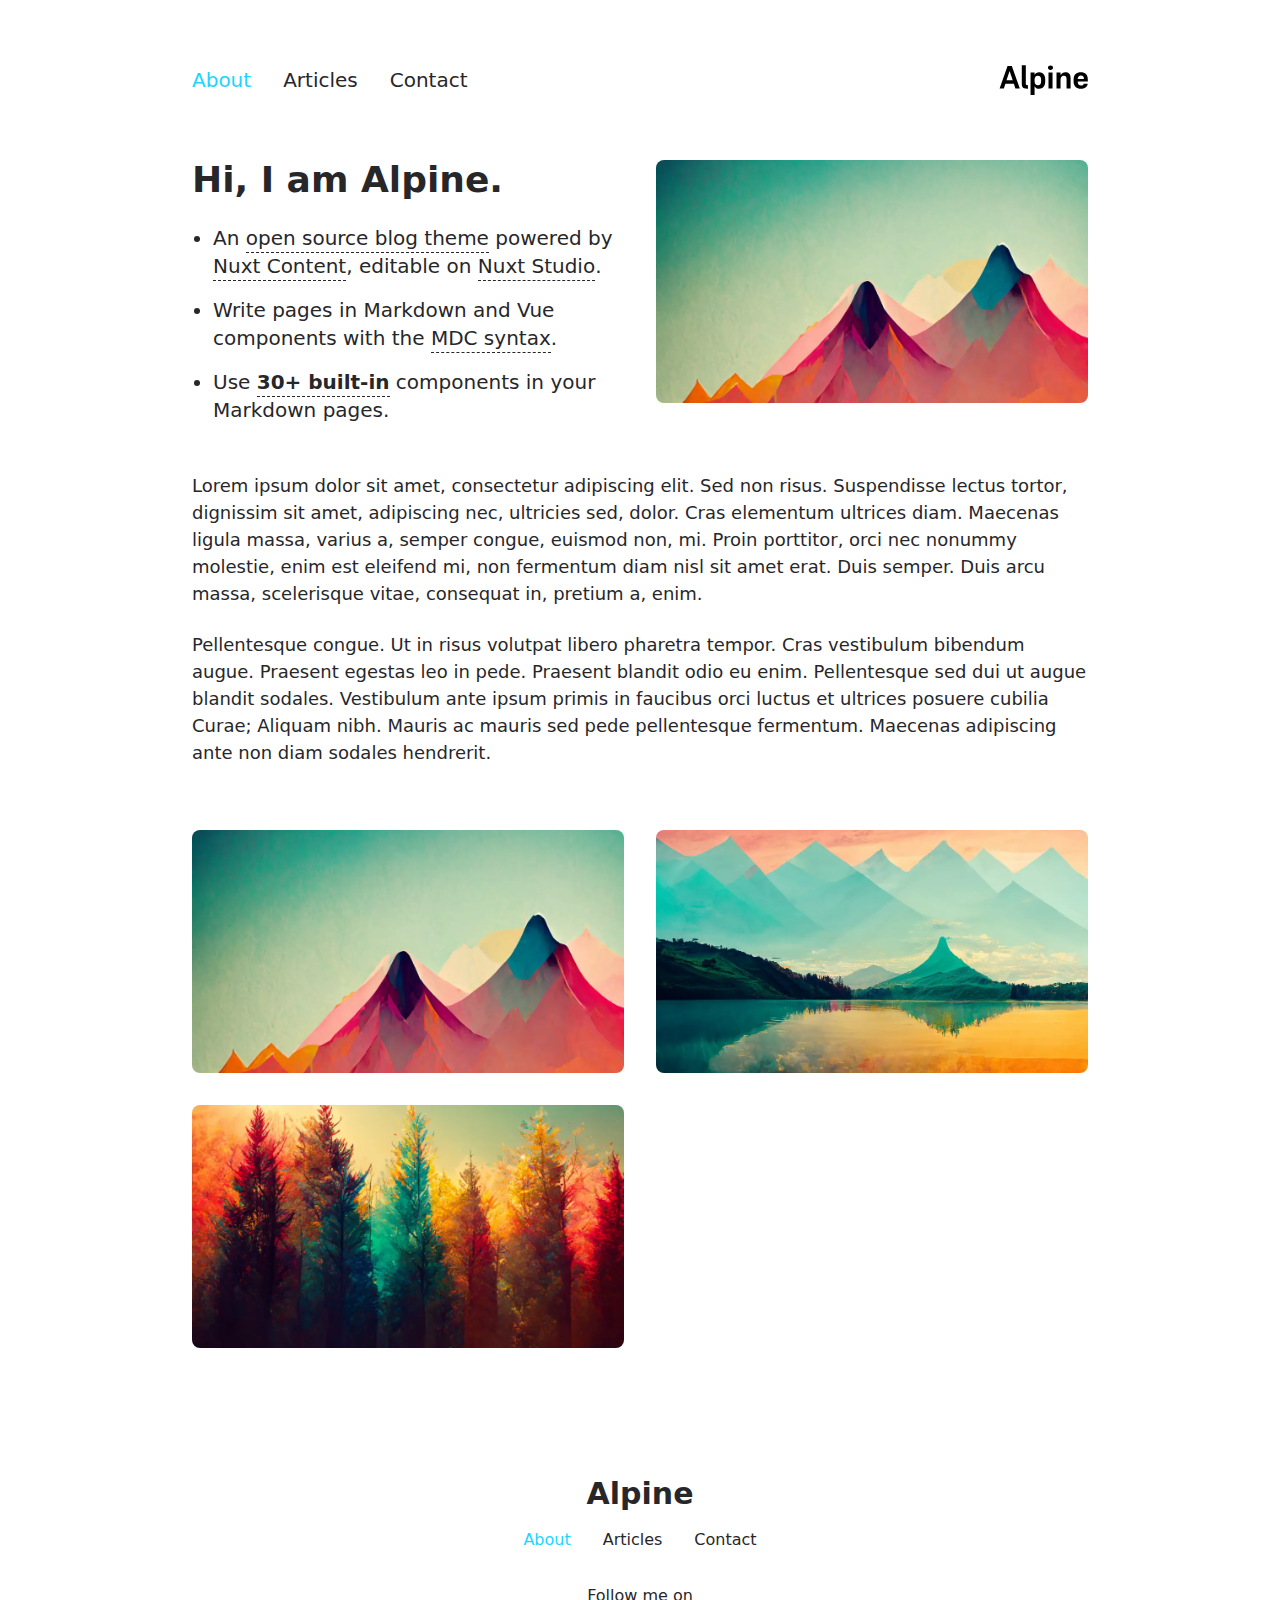
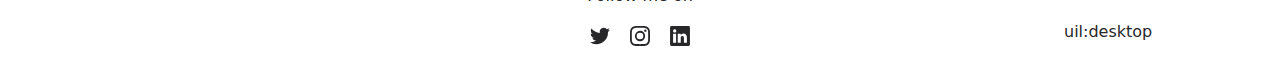
<file: index.html>
<!DOCTYPE html><html lang="en"><head><meta charset="utf-8">
<meta name="viewport" content="width=device-width, initial-scale=1">
<title>Alpine</title>
<meta name="twitter:card" content="summary_large_image">
<meta property="og:image" content="/social-card-preview.png">
<meta property="og:image:width" content="400">
<meta property="og:image:height" content="300">
<meta property="og:image:alt" content="An image showcasing my project.">
<meta property="og:title" content="Alpine">
<meta name="description" content="An open source blog theme powered by Nuxt.">
<meta property="og:description" content="An open source blog theme powered by Nuxt.">
<link rel="preload" as="fetch" crossorigin="anonymous" href="/_payload.json">
<link rel="stylesheet" href="/_nuxt/entry.vpLBqkpB.css">
<link rel="stylesheet" href="/_nuxt/DocumentDrivenNotFound.vrm-LeIf.css">
<link rel="stylesheet" href="/_nuxt/Hero.RuBUMDMk.css">
<link rel="stylesheet" href="/_nuxt/ProseUl.DMtE5dyX.css">
<link rel="stylesheet" href="/_nuxt/ProseLi.3lkyg_oj.css">
<link rel="stylesheet" href="/_nuxt/ProseA.CfEGynMi.css">
<link rel="stylesheet" href="/_nuxt/ProseStrong.Ywe3ZOBI.css">
<link rel="stylesheet" href="/_nuxt/ProseP.d-xmvCnx.css">
<link rel="stylesheet" href="/_nuxt/Gallery.nzphD_VD.css">
<link rel="modulepreload" as="script" crossorigin href="/_nuxt/entry.7-8yZ5C3.js">
<link rel="modulepreload" as="script" crossorigin href="/_nuxt/NuxtImg.j6HmJ6ij.js">
<link rel="modulepreload" as="script" crossorigin href="/_nuxt/document-driven.TBbHc0ti.js">
<link rel="modulepreload" as="script" crossorigin href="/_nuxt/DocumentDrivenEmpty.pxNCbqh4.js">
<link rel="modulepreload" as="script" crossorigin href="/_nuxt/ContentRenderer.u8K2xqK7.js">
<link rel="modulepreload" as="script" crossorigin href="/_nuxt/ContentRendererMarkdown.vue.I-YXmI1u.js">
<link rel="modulepreload" as="script" crossorigin href="/_nuxt/DocumentDrivenNotFound.iusih9hg.js">
<link rel="modulepreload" as="script" crossorigin href="/_nuxt/default.D1usG1d3.js">
<link rel="modulepreload" as="script" crossorigin href="/_nuxt/ContentRendererMarkdown.VXnv0xKB.js">
<link rel="modulepreload" as="script" crossorigin href="/_nuxt/Hero.b7B_TZvi.js">
<link rel="modulepreload" as="script" crossorigin href="/_nuxt/MDCSlot.GhIf66qz.js">
<link rel="modulepreload" as="script" crossorigin href="/_nuxt/slot.0EFnnSmz.js">
<link rel="modulepreload" as="script" crossorigin href="/_nuxt/ProseUl.s3wY3Nrf.js">
<link rel="modulepreload" as="script" crossorigin href="/_nuxt/ProseLi.d89BJGff.js">
<link rel="modulepreload" as="script" crossorigin href="/_nuxt/ProseA.g8S0rBCx.js">
<link rel="modulepreload" as="script" crossorigin href="/_nuxt/ProseStrong.KfNu4ugF.js">
<link rel="modulepreload" as="script" crossorigin href="/_nuxt/ProseP._g_eWodP.js">
<link rel="modulepreload" as="script" crossorigin href="/_nuxt/Gallery.TZ713HfU.js">
<link rel="prefetch" as="style" href="/_nuxt/article.WZJbfjsU.css">
<link rel="prefetch" as="script" crossorigin href="/_nuxt/article.6JK_Sn-J.js">
<link rel="prefetch" as="script" crossorigin href="/_nuxt/date.3uOv5BcS.js">
<link rel="prefetch" as="script" crossorigin href="/_nuxt/page.eeSWxQNG.js">
<link rel="prefetch" as="script" crossorigin href="/_nuxt/client-db.NuyR5T99.js">
<link rel="prefetch" as="style" href="/_nuxt/useStudio.5vfyueRC.css">
<link rel="prefetch" as="script" crossorigin href="/_nuxt/useStudio.T7lSa9cQ.js">
<link rel="prefetch" as="style" href="/_nuxt/error-404._LjjY-y0.css">
<link rel="prefetch" as="script" crossorigin href="/_nuxt/error-404.NCGmevcw.js">
<link rel="prefetch" as="style" href="/_nuxt/error-500.Ke0_YfD7.css">
<link rel="prefetch" as="script" crossorigin href="/_nuxt/error-500.QWi96v1z.js">
<script type="module" src="/_nuxt/entry.7-8yZ5C3.js" crossorigin></script><style id="pinceau-runtime-hydratable">@media{.phy[--]{--puid:-NM2dj-v;}.pv-rjoeZd{max-width:var(--elements-container-maxWidth);padding-left:var(--elements-container-padding-mobile);padding-right:var(--elements-container-padding-mobile);}@media (min-width: 475px){.pv-rjoeZd{padding-left:var(--elements-container-padding-xs);padding-right:var(--elements-container-padding-xs);}}@media (min-width: 640px){.pv-rjoeZd{padding-left:var(--elements-container-padding-sm);padding-right:var(--elements-container-padding-sm);}}@media (min-width: 768px){.pv-rjoeZd{padding-left:var(--elements-container-padding-md);padding-right:var(--elements-container-padding-md);}}} @media{.phy[--]{--puid:G7Uh_P-c;}.pc-G7Uh_P[data-v-235db02b]{---6-li-cols:2;}} </style><style id="pinceau-theme">@media { :root {--pinceau-mq: initial; --alpine-readableLine: 68ch;--alpine-backdrop-backgroundColor: #f4f4f5b3;--prose-code-inline-padding: 0.2rem 0.375rem 0.2rem 0.375rem;--prose-code-block-backdropFilter: contrast(1);--prose-code-block-border-style: solid;--prose-code-block-border-width: 1px;--prose-tbody-tr-borderBottom-style: dashed;--prose-tbody-tr-borderBottom-width: 1px;--prose-th-textAlign: inherit;--prose-thead-borderBottom-style: solid;--prose-thead-borderBottom-width: 1px;--prose-thead-border-style: solid;--prose-thead-border-width: 0px;--prose-table-textAlign: start;--prose-hr-width: 1px;--prose-hr-style: solid;--prose-li-listStylePosition: outside;--prose-ol-li-markerColor: currentColor;--prose-ol-paddingInlineStart: 21px;--prose-ol-listStyleType: decimal;--prose-ul-li-markerColor: currentColor;--prose-ul-paddingInlineStart: 21px;--prose-ul-listStyleType: disc;--prose-blockquote-border-style: solid;--prose-blockquote-border-width: 4px;--prose-blockquote-quotes: '201C' '201D' '2018' '2019';--prose-blockquote-paddingInlineStart: 24px;--prose-a-code-color-hover: currentColor;--prose-a-code-color-static: currentColor;--prose-a-hasCode-borderBottom: none;--prose-a-border-distance: 2px;--prose-a-border-color-hover: currentColor;--prose-a-border-color-static: currentColor;--prose-a-border-style-hover: solid;--prose-a-border-style-static: dashed;--prose-a-border-width: 1px;--prose-a-color-static: inherit;--prose-a-textDecoration: none;--prose-h6-margin: 3rem 0 2rem;--prose-h5-margin: 3rem 0 2rem;--prose-h4-margin: 3rem 0 2rem;--prose-h3-margin: 3rem 0 2rem;--prose-h2-margin: 3rem 0 2rem;--prose-h1-margin: 0 0 2rem;--prose-p-fontSize: 18px;--typography-lead-loose: 2;--typography-lead-relaxed: 1.625;--typography-lead-normal: 1.5;--typography-lead-snug: 1.375;--typography-lead-tight: 1.25;--typography-lead-none: 1;--typography-lead-10: 2.5rem;--typography-lead-9: 2.25rem;--typography-lead-8: 2rem;--typography-lead-7: 1.75rem;--typography-lead-6: 1.5rem;--typography-lead-5: 1.25rem;--typography-lead-4: 1rem;--typography-lead-3: .75rem;--typography-lead-2: .5rem;--typography-lead-1: .025rem;--typography-fontWeight-black: 900;--typography-fontWeight-extrabold: 800;--typography-fontWeight-bold: 700;--typography-fontWeight-semibold: 600;--typography-fontWeight-medium: 500;--typography-fontWeight-normal: 400;--typography-fontWeight-light: 300;--typography-fontWeight-extralight: 200;--typography-fontWeight-thin: 100;--typography-fontSize-9xl: 128px;--typography-fontSize-8xl: 96px;--typography-fontSize-7xl: 72px;--typography-fontSize-6xl: 60px;--typography-fontSize-5xl: 48px;--typography-fontSize-4xl: 36px;--typography-fontSize-3xl: 30px;--typography-fontSize-2xl: 24px;--typography-fontSize-xl: 20px;--typography-fontSize-lg: 18px;--typography-fontSize-base: 16px;--typography-fontSize-sm: 14px;--typography-fontSize-xs: 12px;--typography-letterSpacing-wide: 0.025em;--typography-letterSpacing-tight: -0.025em;--typography-verticalMargin-base: 24px;--typography-verticalMargin-sm: 16px;--elements-border-secondary-hover: [object Object];--elements-backdrop-background: #fffc;--elements-backdrop-filter: saturate(200%) blur(20px);--elements-container-maxWidth: 64rem;--lead-loose: 2;--lead-relaxed: 1.625;--lead-normal: 1.5;--lead-snug: 1.375;--lead-tight: 1.25;--lead-none: 1;--lead-10: 2.5rem;--lead-9: 2.25rem;--lead-8: 2rem;--lead-7: 1.75rem;--lead-6: 1.5rem;--lead-5: 1.25rem;--lead-4: 1rem;--lead-3: .75rem;--lead-2: .5rem;--lead-1: .025rem;--letterSpacing-widest: 0.1em;--letterSpacing-wider: 0.05em;--letterSpacing-wide: 0.025em;--letterSpacing-normal: 0em;--letterSpacing-tight: -0.025em;--letterSpacing-tighter: -0.05em;--fontSize-9xl: 8rem;--fontSize-8xl: 6rem;--fontSize-7xl: 4.5rem;--fontSize-6xl: 3.75rem;--fontSize-5xl: 3rem;--fontSize-4xl: 2.25rem;--fontSize-3xl: 1.875rem;--fontSize-2xl: 1.5rem;--fontSize-xl: 1.25rem;--fontSize-lg: 1.125rem;--fontSize-base: 1rem;--fontSize-sm: 0.875rem;--fontSize-xs: 0.75rem;--fontWeight-black: 900;--fontWeight-extrabold: 800;--fontWeight-bold: 700;--fontWeight-semibold: 600;--fontWeight-medium: 500;--fontWeight-normal: 400;--fontWeight-light: 300;--fontWeight-extralight: 200;--fontWeight-thin: 100;--font-mono: ui-monospace, SFMono-Regular, Menlo, Monaco, Consolas, Liberation Mono, Courier New, monospace;--font-serif: ui-serif, Georgia, Cambria, Times New Roman, Times, serif;--font-sans: ui-sans-serif, system-ui, -apple-system, BlinkMacSystemFont, Segoe UI, Roboto, Helvetica Neue, Arial, Noto Sans, sans-serif, Apple Color Emoji, Segoe UI Emoji, Segoe UI Symbol, Noto Color Emoji;--opacity-total: 1;--opacity-high: 0.8;--opacity-medium: 0.5;--opacity-soft: 0.3;--opacity-light: 0.15;--opacity-bright: 0.1;--opacity-noOpacity: 0;--borderWidth-lg: 3px;--borderWidth-md: 2px;--borderWidth-sm: 1px;--borderWidth-noBorder: 0;--space-rem-875: 0.875rem;--space-rem-625: 0.625rem;--space-rem-375: 0.375rem;--space-rem-125: 0.125rem;--space-px: 1px;--space-128: 32rem;--space-96: 24rem;--space-80: 20rem;--space-72: 18rem;--space-64: 16rem;--space-60: 15rem;--space-56: 14rem;--space-52: 13rem;--space-48: 12rem;--space-44: 11rem;--space-40: 10rem;--space-36: 9rem;--space-32: 8rem;--space-28: 7rem;--space-24: 6rem;--space-20: 5rem;--space-16: 4rem;--space-14: 3.5rem;--space-12: 3rem;--space-11: 2.75rem;--space-10: 2.5rem;--space-9: 2.25rem;--space-8: 2rem;--space-7: 1.75rem;--space-6: 1.5rem;--space-5: 1.25rem;--space-4: 1rem;--space-3: 0.75rem;--space-2: 0.5rem;--space-1: 0.25rem;--space-0: 0px;--size-full: 100%;--size-7xl: 80rem;--size-6xl: 72rem;--size-5xl: 64rem;--size-4xl: 56rem;--size-3xl: 48rem;--size-2xl: 42rem;--size-xl: 36rem;--size-lg: 32rem;--size-md: 28rem;--size-sm: 24rem;--size-xs: 20rem;--size-200: 200px;--size-104: 104px;--size-80: 80px;--size-64: 64px;--size-56: 56px;--size-48: 48px;--size-40: 40px;--size-32: 32px;--size-24: 24px;--size-20: 20px;--size-16: 16px;--size-12: 12px;--size-8: 8px;--size-6: 6px;--size-4: 4px;--size-2: 2px;--size-0: 0px;--radii-full: 9999px;--radii-3xl: 1.75rem;--radii-2xl: 1.5rem;--radii-xl: 1rem;--radii-lg: 0.75rem;--radii-md: 0.5rem;--radii-sm: 0.375rem;--radii-xs: 0.25rem;--radii-2xs: 0.125rem;--radii-none: 0px;--shadow-none: 0px 0px 0px 0px transparent;--shadow-lg: 0px 10px 15px -3px #000000, 0px 4px 6px -4px #000000;--shadow-md: 0px 4px 6px -1px #000000, 0px 2px 4px -2px #000000;--shadow-sm: 0px 1px 3px 0px #000000, 0px 1px 2px -1px #000000;--shadow-xs: 0px 1px 2px 0px #000000;--height-screen: 100vh;--width-screen: 100vw;--color-primary-900: #002e38;--color-primary-800: #005c70;--color-primary-700: #008aa9;--color-primary-600: #00b9e1;--color-primary-500: #1ad6ff;--color-primary-400: #40ddff;--color-primary-300: #66e4ff;--color-primary-200: #8deaff;--color-primary-100: #b3f1ff;--color-primary-50: #d9f8ff;--color-ruby-900: #380011;--color-ruby-800: #700021;--color-ruby-700: #a90032;--color-ruby-600: #e10043;--color-ruby-500: #ff1a5e;--color-ruby-400: #ff4079;--color-ruby-300: #ff6694;--color-ruby-200: #ff8dae;--color-ruby-100: #ffb3c9;--color-ruby-50: #ffd9e4;--color-pink-900: #380025;--color-pink-800: #70004b;--color-pink-700: #a90070;--color-pink-600: #e10095;--color-pink-500: #ff1ab2;--color-pink-400: #ff40bf;--color-pink-300: #ff66cc;--color-pink-200: #ff8dd8;--color-pink-100: #ffb3e5;--color-pink-50: #ffd9f2;--color-purple-900: #190038;--color-purple-800: #330070;--color-purple-700: #4c00a9;--color-purple-600: #6500e1;--color-purple-500: #811aff;--color-purple-400: #9640ff;--color-purple-300: #ab66ff;--color-purple-200: #c08dff;--color-purple-100: #d5b3ff;--color-purple-50: #ead9ff;--color-royalblue-900: #0b0531;--color-royalblue-800: #160a62;--color-royalblue-700: #211093;--color-royalblue-600: #2c15c4;--color-royalblue-500: #4127e8;--color-royalblue-400: #614bec;--color-royalblue-300: #806ff0;--color-royalblue-200: #a093f3;--color-royalblue-100: #c0b7f7;--color-royalblue-50: #dfdbfb;--color-indigoblue-900: #001238;--color-indigoblue-800: #002370;--color-indigoblue-700: #0035a9;--color-indigoblue-600: #0047e1;--color-indigoblue-500: #1a62ff;--color-indigoblue-400: #407cff;--color-indigoblue-300: #6696ff;--color-indigoblue-200: #8db0ff;--color-indigoblue-100: #b3cbff;--color-indigoblue-50: #d9e5ff;--color-blue-900: #002438;--color-blue-800: #004870;--color-blue-700: #006ca9;--color-blue-600: #0090e1;--color-blue-500: #1aadff;--color-blue-400: #40bbff;--color-blue-300: #66c8ff;--color-blue-200: #8dd6ff;--color-blue-100: #b3e4ff;--color-blue-50: #d9f1ff;--color-lightblue-900: #002e38;--color-lightblue-800: #005c70;--color-lightblue-700: #008aa9;--color-lightblue-600: #00b9e1;--color-lightblue-500: #1ad6ff;--color-lightblue-400: #40ddff;--color-lightblue-300: #66e4ff;--color-lightblue-200: #8deaff;--color-lightblue-100: #b3f1ff;--color-lightblue-50: #d9f8ff;--color-teal-900: #062a28;--color-teal-800: #0b544f;--color-teal-700: #117d77;--color-teal-600: #16a79e;--color-teal-500: #1cd1c6;--color-teal-400: #36e4da;--color-teal-300: #5fe9e1;--color-teal-200: #87efe9;--color-teal-100: #aff4f0;--color-teal-50: #d7faf8;--color-pear-900: #2a2b09;--color-pear-800: #545512;--color-pear-700: #7e801b;--color-pear-600: #a8aa24;--color-pear-500: #d0d32f;--color-pear-400: #d8da52;--color-pear-300: #e0e274;--color-pear-200: #e8e997;--color-pear-100: #eff0ba;--color-pear-50: #f7f8dc;--color-red-900: #380300;--color-red-800: #700700;--color-red-700: #a90a00;--color-red-600: #e10e00;--color-red-500: #ff281a;--color-red-400: #ff4c40;--color-red-300: #ff7066;--color-red-200: #ff948d;--color-red-100: #ffb7b3;--color-red-50: #ffdbd9;--color-orange-900: #381800;--color-orange-800: #702f00;--color-orange-700: #a94700;--color-orange-600: #e15e00;--color-orange-500: #ff7a1a;--color-orange-400: #ff9040;--color-orange-300: #ffa666;--color-orange-200: #ffbd8d;--color-orange-100: #ffd3b3;--color-orange-50: #ffe9d9;--color-yellow-900: #362b03;--color-yellow-800: #6d5605;--color-yellow-700: #a38108;--color-yellow-600: #daac0a;--color-yellow-500: #f5c828;--color-yellow-400: #f7d14c;--color-yellow-300: #f8da70;--color-yellow-200: #fae393;--color-yellow-100: #fcedb7;--color-yellow-50: #fdf6db;--color-green-900: #003f25;--color-green-800: #005e38;--color-green-700: #007e4a;--color-green-600: #009d5d;--color-green-500: #00bd6f;--color-green-400: #00dc82;--color-green-300: #30ffaa;--color-green-200: #83ffcc;--color-green-100: #acffdd;--color-green-50: #d6ffee;--color-gray-900: #18181B;--color-gray-800: #27272A;--color-gray-700: #3f3f46;--color-gray-600: #52525B;--color-gray-500: #71717A;--color-gray-400: #a1a1aa;--color-gray-300: #D4d4d8;--color-gray-200: #e4e4e7;--color-gray-100: #f4f4f5;--color-gray-50: #fafafa;--color-black: #0c0c0d;--color-white: #FFFFFF;--media-portrait: only screen and (orientation: portrait);--media-landscape: only screen and (orientation: landscape);--media-rm: (prefers-reduced-motion: reduce);--media-2xl: (min-width: 1536px);--media-xl: (min-width: 1280px);--media-lg: (min-width: 1024px);--media-md: (min-width: 768px);--media-sm: (min-width: 640px);--media-xs: (min-width: 475px);--alpine-body-color: var(--color-gray-800);--alpine-body-backgroundColor: var(--color-white);--prose-code-inline-fontWeight: var(--typography-fontWeight-normal);--prose-code-inline-fontSize: var(--typography-fontSize-sm);--prose-code-inline-borderRadius: var(--radii-xs);--prose-code-block-pre-padding: var(--typography-verticalMargin-sm);--prose-code-block-margin: var(--typography-verticalMargin-base) 0;--prose-code-block-fontSize: var(--typography-fontSize-sm);--prose-tbody-code-inline-fontSize: var(--typography-fontSize-sm);--prose-tbody-td-padding: var(--typography-verticalMargin-sm);--prose-th-fontWeight: var(--typography-fontWeight-semibold);--prose-th-padding: 0 var(--typography-verticalMargin-sm) var(--typography-verticalMargin-sm) var(--typography-verticalMargin-sm);--prose-table-lineHeight: var(--typography-lead-6);--prose-table-fontSize: var(--typography-fontSize-sm);--prose-table-margin: var(--typography-verticalMargin-base) 0;--prose-hr-margin: var(--typography-verticalMargin-base) 0;--prose-li-margin: var(--typography-verticalMargin-sm) 0;--prose-ol-margin: var(--typography-verticalMargin-base) 0;--prose-ul-margin: var(--typography-verticalMargin-base) 0;--prose-blockquote-margin: var(--typography-verticalMargin-base) 0;--prose-a-code-border-style: var(--prose-a-border-style-static);--prose-a-code-border-width: var(--prose-a-border-width);--prose-a-fontWeight: var(--typography-fontWeight-medium);--prose-img-margin: var(--typography-verticalMargin-base) 0;--prose-strong-fontWeight: var(--typography-fontWeight-semibold);--prose-h6-iconSize: var(--typography-fontSize-base);--prose-h6-fontWeight: var(--typography-fontWeight-semibold);--prose-h6-lineHeight: var(--typography-lead-normal);--prose-h6-fontSize: var(--typography-fontSize-lg);--prose-h5-iconSize: var(--typography-fontSize-lg);--prose-h5-fontWeight: var(--typography-fontWeight-semibold);--prose-h5-lineHeight: var(--typography-lead-snug);--prose-h5-fontSize: var(--typography-fontSize-xl);--prose-h4-iconSize: var(--typography-fontSize-lg);--prose-h4-letterSpacing: var(--typography-letterSpacing-tight);--prose-h4-fontWeight: var(--typography-fontWeight-semibold);--prose-h4-lineHeight: var(--typography-lead-snug);--prose-h4-fontSize: var(--typography-fontSize-2xl);--prose-h3-iconSize: var(--typography-fontSize-xl);--prose-h3-letterSpacing: var(--typography-letterSpacing-tight);--prose-h3-fontWeight: var(--typography-fontWeight-semibold);--prose-h3-lineHeight: var(--typography-lead-snug);--prose-h3-fontSize: var(--typography-fontSize-3xl);--prose-h2-iconSize: var(--typography-fontSize-2xl);--prose-h2-letterSpacing: var(--typography-letterSpacing-tight);--prose-h2-fontWeight: var(--typography-fontWeight-semibold);--prose-h2-lineHeight: var(--typography-lead-tight);--prose-h2-fontSize: var(--typography-fontSize-4xl);--prose-h1-iconSize: var(--typography-fontSize-3xl);--prose-h1-letterSpacing: var(--typography-letterSpacing-tight);--prose-h1-fontWeight: var(--typography-fontWeight-bold);--prose-h1-lineHeight: var(--typography-lead-tight);--prose-h1-fontSize: var(--typography-fontSize-5xl);--prose-p-br-margin: var(--typography-verticalMargin-base) 0 0 0;--prose-p-margin: var(--typography-verticalMargin-base) 0;--prose-p-lineHeight: var(--typography-lead-normal);--typography-color-primary-900: var(--color-primary-900);--typography-color-primary-800: var(--color-primary-800);--typography-color-primary-700: var(--color-primary-700);--typography-color-primary-600: var(--color-primary-600);--typography-color-primary-500: var(--color-primary-500);--typography-color-primary-400: var(--color-primary-400);--typography-color-primary-300: var(--color-primary-300);--typography-color-primary-200: var(--color-primary-200);--typography-color-primary-100: var(--color-primary-100);--typography-color-primary-50: var(--color-primary-50);--typography-font-code: var(--font-mono);--typography-font-body: var(--font-sans);--typography-font-display: var(--font-sans);--typography-body-backgroundColor: var(--color-white);--typography-body-color: var(--color-black);--elements-state-danger-borderColor-secondary: var(--color-red-200);--elements-state-danger-borderColor-primary: var(--color-red-100);--elements-state-danger-backgroundColor-secondary: var(--color-red-100);--elements-state-danger-backgroundColor-primary: var(--color-red-50);--elements-state-danger-color-secondary: var(--color-red-600);--elements-state-danger-color-primary: var(--color-red-500);--elements-state-warning-borderColor-secondary: var(--color-yellow-200);--elements-state-warning-borderColor-primary: var(--color-yellow-100);--elements-state-warning-backgroundColor-secondary: var(--color-yellow-100);--elements-state-warning-backgroundColor-primary: var(--color-yellow-50);--elements-state-warning-color-secondary: var(--color-yellow-700);--elements-state-warning-color-primary: var(--color-yellow-600);--elements-state-success-borderColor-secondary: var(--color-green-200);--elements-state-success-borderColor-primary: var(--color-green-100);--elements-state-success-backgroundColor-secondary: var(--color-green-100);--elements-state-success-backgroundColor-primary: var(--color-green-50);--elements-state-success-color-secondary: var(--color-green-600);--elements-state-success-color-primary: var(--color-green-500);--elements-state-info-borderColor-secondary: var(--color-blue-200);--elements-state-info-borderColor-primary: var(--color-blue-100);--elements-state-info-backgroundColor-secondary: var(--color-blue-100);--elements-state-info-backgroundColor-primary: var(--color-blue-50);--elements-state-info-color-secondary: var(--color-blue-600);--elements-state-info-color-primary: var(--color-blue-500);--elements-state-primary-borderColor-secondary: var(--color-primary-200);--elements-state-primary-borderColor-primary: var(--color-primary-100);--elements-state-primary-backgroundColor-secondary: var(--color-primary-100);--elements-state-primary-backgroundColor-primary: var(--color-primary-50);--elements-state-primary-color-secondary: var(--color-primary-700);--elements-state-primary-color-primary: var(--color-primary-600);--elements-surface-secondary-backgroundColor: var(--color-gray-200);--elements-surface-primary-backgroundColor: var(--color-gray-100);--elements-surface-background-base: var(--color-gray-100);--elements-border-secondary-static: var(--color-gray-200);--elements-border-primary-hover: var(--color-gray-200);--elements-border-primary-static: var(--color-gray-100);--elements-container-padding-md: var(--space-16);--elements-container-padding-sm: var(--space-12);--elements-container-padding-xs: var(--space-8);--elements-container-padding-mobile: var(--space-6);--elements-text-secondary-color-hover: var(--color-gray-700);--elements-text-secondary-color-static: var(--color-gray-500);--elements-text-primary-color-static: var(--color-gray-900);--text-6xl-lineHeight: var(--lead-none);--text-6xl-fontSize: var(--fontSize-6xl);--text-5xl-lineHeight: var(--lead-none);--text-5xl-fontSize: var(--fontSize-5xl);--text-4xl-lineHeight: var(--lead-10);--text-4xl-fontSize: var(--fontSize-4xl);--text-3xl-lineHeight: var(--lead-9);--text-3xl-fontSize: var(--fontSize-3xl);--text-2xl-lineHeight: var(--lead-8);--text-2xl-fontSize: var(--fontSize-2xl);--text-xl-lineHeight: var(--lead-7);--text-xl-fontSize: var(--fontSize-xl);--text-lg-lineHeight: var(--lead-7);--text-lg-fontSize: var(--fontSize-lg);--text-base-lineHeight: var(--lead-6);--text-base-fontSize: var(--fontSize-base);--text-sm-lineHeight: var(--lead-5);--text-sm-fontSize: var(--fontSize-sm);--text-xs-lineHeight: var(--lead-4);--text-xs-fontSize: var(--fontSize-xs);--shadow-2xl: 0px 25px 50px -12px var(--color-gray-900);--shadow-xl: 0px 20px 25px -5px var(--color-gray-400), 0px 8px 10px -6px #000000;--color-secondary-900: var(--color-gray-900);--color-secondary-800: var(--color-gray-800);--color-secondary-700: var(--color-gray-700);--color-secondary-600: var(--color-gray-600);--color-secondary-500: var(--color-gray-500);--color-secondary-400: var(--color-gray-400);--color-secondary-300: var(--color-gray-300);--color-secondary-200: var(--color-gray-200);--color-secondary-100: var(--color-gray-100);--color-secondary-50: var(--color-gray-50);--prose-a-code-background-hover: var(--typography-color-primary-50);--prose-a-code-border-color-hover: var(--typography-color-primary-500);--prose-a-color-hover: var(--typography-color-primary-500);--typography-color-secondary-900: var(--color-secondary-900);--typography-color-secondary-800: var(--color-secondary-800);--typography-color-secondary-700: var(--color-secondary-700);--typography-color-secondary-600: var(--color-secondary-600);--typography-color-secondary-500: var(--color-secondary-500);--typography-color-secondary-400: var(--color-secondary-400);--typography-color-secondary-300: var(--color-secondary-300);--typography-color-secondary-200: var(--color-secondary-200);--typography-color-secondary-100: var(--color-secondary-100);--typography-color-secondary-50: var(--color-secondary-50);--prose-code-inline-backgroundColor: var(--typography-color-secondary-100);--prose-code-inline-color: var(--typography-color-secondary-700);--prose-code-block-backgroundColor: var(--typography-color-secondary-100);--prose-code-block-color: var(--typography-color-secondary-700);--prose-code-block-border-color: var(--typography-color-secondary-200);--prose-tbody-tr-borderBottom-color: var(--typography-color-secondary-200);--prose-th-color: var(--typography-color-secondary-600);--prose-thead-borderBottom-color: var(--typography-color-secondary-200);--prose-thead-border-color: var(--typography-color-secondary-300);--prose-hr-color: var(--typography-color-secondary-200);--prose-blockquote-border-color: var(--typography-color-secondary-200);--prose-blockquote-color: var(--typography-color-secondary-500);--prose-a-code-border-color-static: var(--typography-color-secondary-400); } }@media { :root.dark {--pinceau-mq: dark; --alpine-backdrop-backgroundColor: #18181bb3;--prose-code-block-backdropFilter: contrast(1);--prose-ol-li-markerColor: currentColor;--prose-ul-li-markerColor: currentColor;--prose-a-code-color-hover: currentColor;--prose-a-code-color-static: currentColor;--prose-a-border-color-hover: currentColor;--prose-a-border-color-static: currentColor;--prose-a-color-static: inherit;--elements-backdrop-background: #0c0d0ccc;--alpine-body-color: var(--color-gray-200);--alpine-body-backgroundColor: var(--color-black);--typography-body-backgroundColor: var(--color-black);--typography-body-color: var(--color-white);--elements-state-danger-borderColor-secondary: var(--color-red-700);--elements-state-danger-borderColor-primary: var(--color-red-800);--elements-state-danger-backgroundColor-secondary: var(--color-red-800);--elements-state-danger-backgroundColor-primary: var(--color-red-900);--elements-state-danger-color-secondary: var(--color-red-200);--elements-state-danger-color-primary: var(--color-red-300);--elements-state-warning-borderColor-secondary: var(--color-yellow-700);--elements-state-warning-borderColor-primary: var(--color-yellow-800);--elements-state-warning-backgroundColor-secondary: var(--color-yellow-800);--elements-state-warning-backgroundColor-primary: var(--color-yellow-900);--elements-state-warning-color-secondary: var(--color-yellow-200);--elements-state-warning-color-primary: var(--color-yellow-400);--elements-state-success-borderColor-secondary: var(--color-green-700);--elements-state-success-borderColor-primary: var(--color-green-800);--elements-state-success-backgroundColor-secondary: var(--color-green-800);--elements-state-success-backgroundColor-primary: var(--color-green-900);--elements-state-success-color-secondary: var(--color-green-200);--elements-state-success-color-primary: var(--color-green-400);--elements-state-info-borderColor-secondary: var(--color-blue-700);--elements-state-info-borderColor-primary: var(--color-blue-800);--elements-state-info-backgroundColor-secondary: var(--color-blue-800);--elements-state-info-backgroundColor-primary: var(--color-blue-900);--elements-state-info-color-secondary: var(--color-blue-200);--elements-state-info-color-primary: var(--color-blue-400);--elements-state-primary-borderColor-secondary: var(--color-primary-700);--elements-state-primary-borderColor-primary: var(--color-primary-800);--elements-state-primary-backgroundColor-secondary: var(--color-primary-800);--elements-state-primary-backgroundColor-primary: var(--color-primary-900);--elements-state-primary-color-secondary: var(--color-primary-200);--elements-state-primary-color-primary: var(--color-primary-400);--elements-surface-secondary-backgroundColor: var(--color-gray-800);--elements-surface-primary-backgroundColor: var(--color-gray-900);--elements-surface-background-base: var(--color-gray-900);--elements-border-secondary-static: var(--color-gray-800);--elements-border-primary-hover: var(--color-gray-800);--elements-border-primary-static: var(--color-gray-900);--elements-text-secondary-color-hover: var(--color-gray-200);--elements-text-secondary-color-static: var(--color-gray-400);--elements-text-primary-color-static: var(--color-gray-50);--prose-a-code-background-hover: var(--typography-color-primary-900);--prose-a-code-border-color-hover: var(--typography-color-primary-600);--prose-a-color-hover: var(--typography-color-primary-400);--prose-code-inline-backgroundColor: var(--typography-color-secondary-800);--prose-code-inline-color: var(--typography-color-secondary-200);--prose-code-block-backgroundColor: var(--typography-color-secondary-900);--prose-code-block-color: var(--typography-color-secondary-200);--prose-code-block-border-color: var(--typography-color-secondary-800);--prose-tbody-tr-borderBottom-color: var(--typography-color-secondary-800);--prose-th-color: var(--typography-color-secondary-400);--prose-thead-borderBottom-color: var(--typography-color-secondary-800);--prose-thead-border-color: var(--typography-color-secondary-600);--prose-hr-color: var(--typography-color-secondary-800);--prose-blockquote-border-color: var(--typography-color-secondary-700);--prose-blockquote-color: var(--typography-color-secondary-400);--prose-a-code-border-color-static: var(--typography-color-secondary-600); } }</style><script>"use strict";(()=>{const a=window,e=document.documentElement,m=["dark","light"],c=window&&window.localStorage&&window.localStorage.getItem&&window.localStorage.getItem("nuxt-color-mode")||"system";let n=c==="system"?d():c;const l=e.getAttribute("data-color-mode-forced");l&&(n=l),i(n),a["__NUXT_COLOR_MODE__"]={preference:c,value:n,getColorScheme:d,addColorScheme:i,removeColorScheme:f};function i(o){const t=""+o+"",s="";e.classList?e.classList.add(t):e.className+=" "+t,s&&e.setAttribute("data-"+s,o)}function f(o){const t=""+o+"",s="";e.classList?e.classList.remove(t):e.className=e.className.replace(new RegExp(t,"g"),""),s&&e.removeAttribute("data-"+s)}function r(o){return a.matchMedia("(prefers-color-scheme"+o+")")}function d(){if(a.matchMedia&&r("").media!=="not all"){for(const o of m)if(r(":"+o).matches)return o}return"light"}})();
</script></head><body><div id="__nuxt"><div class="container pv-rjoeZd pc--NM2dj app-layout" data-v-b903d8ac data-v-e3e91b26><!--[--><div class="nuxt-progress" style="width:0%;height:3px;opacity:0;background-size:Infinity% auto;" data-v-b903d8ac></div><header class="right" data-v-b903d8ac data-v-248428b8><div class="menu" data-v-248428b8><button aria-label="Navigation Menu" data-v-248428b8><svg width="24" height="24" viewBox="0 0 68 68" fill="currentColor" xmlns="http://www.w3.org/2000/svg" data-v-248428b8><path d="M8 34C8 32.1362 8 31.2044 8.30448 30.4693C8.71046 29.4892 9.48915 28.7105 10.4693 28.3045C11.2044 28 12.1362 28 14 28C15.8638 28 16.7956 28 17.5307 28.3045C18.5108 28.7105 19.2895 29.4892 19.6955 30.4693C20 31.2044 20 32.1362 20 34C20 35.8638 20 36.7956 19.6955 37.5307C19.2895 38.5108 18.5108 39.2895 17.5307 39.6955C16.7956 40 15.8638 40 14 40C12.1362 40 11.2044 40 10.4693 39.6955C9.48915 39.2895 8.71046 38.5108 8.30448 37.5307C8 36.7956 8 35.8638 8 34Z" data-v-248428b8></path><path d="M28 34C28 32.1362 28 31.2044 28.3045 30.4693C28.7105 29.4892 29.4892 28.7105 30.4693 28.3045C31.2044 28 32.1362 28 34 28C35.8638 28 36.7956 28 37.5307 28.3045C38.5108 28.7105 39.2895 29.4892 39.6955 30.4693C40 31.2044 40 32.1362 40 34C40 35.8638 40 36.7956 39.6955 37.5307C39.2895 38.5108 38.5108 39.2895 37.5307 39.6955C36.7956 40 35.8638 40 34 40C32.1362 40 31.2044 40 30.4693 39.6955C29.4892 39.2895 28.7105 38.5108 28.3045 37.5307C28 36.7956 28 35.8638 28 34Z" data-v-248428b8></path><path d="M48 34C48 32.1362 48 31.2044 48.3045 30.4693C48.7105 29.4892 49.4892 28.7105 50.4693 28.3045C51.2044 28 52.1362 28 54 28C55.8638 28 56.7956 28 57.5307 28.3045C58.5108 28.7105 59.2895 29.4892 59.6955 30.4693C60 31.2044 60 32.1362 60 34C60 35.8638 60 36.7956 59.6955 37.5307C59.2895 38.5108 58.5108 39.2895 57.5307 39.6955C56.7956 40 55.8638 40 54 40C52.1362 40 51.2044 40 50.4693 39.6955C49.4892 39.2895 48.7105 38.5108 48.3045 37.5307C48 36.7956 48 35.8638 48 34Z" data-v-248428b8></path></svg></button></div><div class="overlay" data-v-248428b8><nav data-v-248428b8 data-v-57c718d0><ul data-v-57c718d0><!--[--><li data-v-57c718d0><a aria-current="page" href="/" class="router-link-active router-link-exact-active" data-v-57c718d0><span class="underline-fx" data-v-57c718d0></span> About</a></li><li data-v-57c718d0><a href="/articles" class="" data-v-57c718d0><span class="underline-fx" data-v-57c718d0></span> Articles</a></li><li data-v-57c718d0><a href="/contact" class="" data-v-57c718d0><span class="underline-fx" data-v-57c718d0></span> Contact</a></li><!--]--></ul></nav></div><div class="logo" data-v-248428b8><a aria-current="page" href="/" class="router-link-active router-link-exact-active" data-v-248428b8><img src="/logo-dark.svg" class="dark-img" alt="alpine" width="89" height="31" data-v-248428b8><img src="/logo.svg" class="light-img" alt="alpine" width="89" height="31" data-v-248428b8></a></div><div class="main-nav" data-v-248428b8><nav data-v-248428b8 data-v-57c718d0><ul data-v-57c718d0><!--[--><li data-v-57c718d0><a aria-current="page" href="/" class="router-link-active router-link-exact-active" data-v-57c718d0><span class="underline-fx" data-v-57c718d0></span> About</a></li><li data-v-57c718d0><a href="/articles" class="" data-v-57c718d0><span class="underline-fx" data-v-57c718d0></span> Articles</a></li><li data-v-57c718d0><a href="/contact" class="" data-v-57c718d0><span class="underline-fx" data-v-57c718d0></span> Contact</a></li><!--]--></ul></nav></div></header><!--[--><div class="document-driven-page"><main><!--[--><div><section class="hero" data-v-496d27ff><div class="layout" data-v-496d27ff><div class="content" data-v-496d27ff><div class="title" data-v-496d27ff><!--[-->Hi, I am Alpine.<!--]--></div><div class="description" data-v-496d27ff><!--[--><ul data-v-d531e0c0><!--[--><li data-v-16e2649f><!--[-->An <a href="https://github.com/nuxt-themes/alpine" rel="nofollow" data-v-3f744e95><!--[-->open source blog theme<!--]--></a> powered by <a href="https://content.nuxtjs.org" rel="nofollow" data-v-3f744e95><!--[-->Nuxt Content<!--]--></a>, editable on <a href="https://nuxt.studio" rel="nofollow" data-v-3f744e95><!--[-->Nuxt Studio<!--]--></a>.<!--]--></li><li data-v-16e2649f><!--[-->Write pages in Markdown and Vue components with the <a href="https://content.nuxtjs.org/guide/writing/mdc" rel="nofollow" data-v-3f744e95><!--[-->MDC syntax<!--]--></a>.<!--]--></li><li data-v-16e2649f><!--[-->Use <a href="https://elements.nuxt.space" rel="nofollow" data-v-3f744e95><!--[--><strong data-v-d02a2374><!--[-->30+ built-in<!--]--></strong><!--]--></a> components in your Markdown pages.<!--]--></li><!--]--></ul><!--]--></div></div><img src="/alpine-0.webp" class="right" alt="Hero Image" width="16" height="9" data-v-496d27ff></div></section><p data-v-3b8ec9ca><!--[-->Lorem ipsum dolor sit amet, consectetur adipiscing elit. Sed non risus. Suspendisse lectus tortor, dignissim sit amet, adipiscing nec, ultricies sed, dolor. Cras elementum ultrices diam. Maecenas ligula massa, varius a, semper congue, euismod non, mi. Proin porttitor, orci nec nonummy molestie, enim est eleifend mi, non fermentum diam nisl sit amet erat. Duis semper. Duis arcu massa, scelerisque vitae, consequat in, pretium a, enim.<!--]--></p><p data-v-3b8ec9ca><!--[-->Pellentesque congue. Ut in risus volutpat libero pharetra tempor. Cras vestibulum bibendum augue. Praesent egestas leo in pede. Praesent blandit odio eu enim. Pellentesque sed dui ut augue blandit sodales. Vestibulum ante ipsum primis in faucibus orci luctus et ultrices posuere cubilia Curae; Aliquam nibh. Mauris ac mauris sed pede pellentesque fermentum. Maecenas adipiscing ante non diam sodales hendrerit.<!--]--></p><section class="gallery pc-G7Uh_P" data-v-235db02b><div class="layout" data-v-235db02b><!--[--><img src="/alpine-0.webp" width="16" height="9" data-v-235db02b><img src="/alpine-1.webp" width="16" height="9" data-v-235db02b><img src="/alpine-2.webp" width="16" height="9" data-v-235db02b><!--]--></div></section></div><!--]--></main></div><!--]--><footer class="center" data-v-b903d8ac data-v-77802ae2><a href="https://www.github.com/nuxt-themes/alpine" rel="noopener noreferrer" class="credits" data-v-77802ae2>Alpine</a><div class="navigation" data-v-77802ae2><nav data-v-77802ae2 data-v-57c718d0><ul data-v-57c718d0><!--[--><li data-v-57c718d0><a aria-current="page" href="/" class="router-link-active router-link-exact-active" data-v-57c718d0><span class="underline-fx" data-v-57c718d0></span> About</a></li><li data-v-57c718d0><a href="/articles" class="" data-v-57c718d0><span class="underline-fx" data-v-57c718d0></span> Articles</a></li><li data-v-57c718d0><a href="/contact" class="" data-v-57c718d0><span class="underline-fx" data-v-57c718d0></span> Contact</a></li><!--]--></ul></nav></div><p class="message" data-v-77802ae2>Follow me on</p><div class="icons" data-v-77802ae2><div class="social" data-v-77802ae2><!--[--><a href="https://twitter.com/nuxtlabs" rel="noopener noreferrer" target="_blank" title="nuxtlabs" aria-label="nuxtlabs" data-v-058b940d><svg xmlns="http://www.w3.org/2000/svg" xmlns:xlink="http://www.w3.org/1999/xlink" aria-hidden="true" role="img" class="icon" data-v-058b940d style="" width="1em" height="1em" viewBox="0 0 24 24" data-v-60a64bd7><path fill="currentColor" d="M22 5.8a8.49 8.49 0 0 1-2.36.64a4.13 4.13 0 0 0 1.81-2.27a8.21 8.21 0 0 1-2.61 1a4.1 4.1 0 0 0-7 3.74a11.64 11.64 0 0 1-8.45-4.29a4.16 4.16 0 0 0-.55 2.07a4.09 4.09 0 0 0 1.82 3.41a4.05 4.05 0 0 1-1.86-.51v.05a4.1 4.1 0 0 0 3.3 4a3.93 3.93 0 0 1-1.1.17a4.9 4.9 0 0 1-.77-.07a4.11 4.11 0 0 0 3.83 2.84A8.22 8.22 0 0 1 3 18.34a7.93 7.93 0 0 1-1-.06a11.57 11.57 0 0 0 6.29 1.85A11.59 11.59 0 0 0 20 8.45v-.53a8.43 8.43 0 0 0 2-2.12"/></svg></a><a href="https://instagram.com/atinuxt" rel="noopener noreferrer" target="_blank" title="atinuxt" aria-label="atinuxt" data-v-058b940d><svg xmlns="http://www.w3.org/2000/svg" xmlns:xlink="http://www.w3.org/1999/xlink" aria-hidden="true" role="img" class="icon" data-v-058b940d style="" width="1em" height="1em" viewBox="0 0 24 24" data-v-60a64bd7><path fill="currentColor" d="M17.34 5.46a1.2 1.2 0 1 0 1.2 1.2a1.2 1.2 0 0 0-1.2-1.2m4.6 2.42a7.59 7.59 0 0 0-.46-2.43a4.94 4.94 0 0 0-1.16-1.77a4.7 4.7 0 0 0-1.77-1.15a7.3 7.3 0 0 0-2.43-.47C15.06 2 14.72 2 12 2s-3.06 0-4.12.06a7.3 7.3 0 0 0-2.43.47a4.78 4.78 0 0 0-1.77 1.15a4.7 4.7 0 0 0-1.15 1.77a7.3 7.3 0 0 0-.47 2.43C2 8.94 2 9.28 2 12s0 3.06.06 4.12a7.3 7.3 0 0 0 .47 2.43a4.7 4.7 0 0 0 1.15 1.77a4.78 4.78 0 0 0 1.77 1.15a7.3 7.3 0 0 0 2.43.47C8.94 22 9.28 22 12 22s3.06 0 4.12-.06a7.3 7.3 0 0 0 2.43-.47a4.7 4.7 0 0 0 1.77-1.15a4.85 4.85 0 0 0 1.16-1.77a7.59 7.59 0 0 0 .46-2.43c0-1.06.06-1.4.06-4.12s0-3.06-.06-4.12M20.14 16a5.61 5.61 0 0 1-.34 1.86a3.06 3.06 0 0 1-.75 1.15a3.19 3.19 0 0 1-1.15.75a5.61 5.61 0 0 1-1.86.34c-1 .05-1.37.06-4 .06s-3 0-4-.06a5.73 5.73 0 0 1-1.94-.3a3.27 3.27 0 0 1-1.1-.75a3 3 0 0 1-.74-1.15a5.54 5.54 0 0 1-.4-1.9c0-1-.06-1.37-.06-4s0-3 .06-4a5.54 5.54 0 0 1 .35-1.9A3 3 0 0 1 5 5a3.14 3.14 0 0 1 1.1-.8A5.73 5.73 0 0 1 8 3.86c1 0 1.37-.06 4-.06s3 0 4 .06a5.61 5.61 0 0 1 1.86.34a3.06 3.06 0 0 1 1.19.8a3.06 3.06 0 0 1 .75 1.1a5.61 5.61 0 0 1 .34 1.9c.05 1 .06 1.37.06 4s-.01 3-.06 4M12 6.87A5.13 5.13 0 1 0 17.14 12A5.12 5.12 0 0 0 12 6.87m0 8.46A3.33 3.33 0 1 1 15.33 12A3.33 3.33 0 0 1 12 15.33"/></svg></a><a href="https://www.linkedin.com/company/nuxtlabs" rel="noopener noreferrer" target="_blank" title="LinkedIn" aria-label="LinkedIn" data-v-058b940d><svg xmlns="http://www.w3.org/2000/svg" xmlns:xlink="http://www.w3.org/1999/xlink" aria-hidden="true" role="img" class="icon" data-v-058b940d style="" width="1em" height="1em" viewBox="0 0 24 24" data-v-60a64bd7><path fill="currentColor" d="M20.47 2H3.53a1.45 1.45 0 0 0-1.47 1.43v17.14A1.45 1.45 0 0 0 3.53 22h16.94a1.45 1.45 0 0 0 1.47-1.43V3.43A1.45 1.45 0 0 0 20.47 2M8.09 18.74h-3v-9h3ZM6.59 8.48a1.56 1.56 0 1 1 0-3.12a1.57 1.57 0 1 1 0 3.12m12.32 10.26h-3v-4.83c0-1.21-.43-2-1.52-2A1.65 1.65 0 0 0 12.85 13a2 2 0 0 0-.1.73v5h-3v-9h3V11a3 3 0 0 1 2.71-1.5c2 0 3.45 1.29 3.45 4.06Z"/></svg></a><!--]--></div><div class="color-mode-switch" data-v-77802ae2><button aria-label="Color Mode" data-v-77802ae2 data-v-a88c499e><span data-v-a88c499e></span></button></div></div></footer><!--]--></div></div><script type="application/json" id="__NUXT_DATA__" data-ssr="true" data-src="/_payload.json">[{"state":1,"once":176,"_errors":178,"serverRendered":146,"path":7,"prerenderedAt":180},["Reactive",2],{"$sdd-pages":3,"$sdd-surrounds":131,"$sdd-globals":142,"$scolor-mode":144,"$sdd-navigation":147,"$sicons":167},["ShallowRef",4],["ShallowReactive",5],{"/":6},{"_path":7,"_dir":8,"_draft":9,"_partial":9,"_locale":8,"title":10,"description":11,"layout":12,"head":13,"body":15,"_type":126,"_id":127,"_source":128,"_file":129,"_extension":130},"/","",false,"About","An open source blog theme powered by Nuxt.","default",{"title":14},"Alpine",{"type":16,"children":17,"toc":123},"root",[18,108,113,118],{"type":19,"tag":20,"props":21,"children":23},"element","hero",{"image":22},"/alpine-0.webp",[24,35],{"type":19,"tag":25,"props":26,"children":27},"template",{"v-slot:title":8},[28],{"type":19,"tag":29,"props":30,"children":31},"p",{},[32],{"type":33,"value":34},"text","Hi, I am Alpine.",{"type":19,"tag":25,"props":36,"children":37},{"v-slot:description":8},[38],{"type":19,"tag":39,"props":40,"children":41},"ul",{},[42,77,90],{"type":19,"tag":43,"props":44,"children":45},"li",{},[46,48,57,59,66,68,75],{"type":33,"value":47},"An ",{"type":19,"tag":49,"props":50,"children":54},"a",{"href":51,"rel":52},"https://github.com/nuxt-themes/alpine",[53],"nofollow",[55],{"type":33,"value":56},"open source blog theme",{"type":33,"value":58}," powered by ",{"type":19,"tag":49,"props":60,"children":63},{"href":61,"rel":62},"https://content.nuxtjs.org",[53],[64],{"type":33,"value":65},"Nuxt Content",{"type":33,"value":67},", editable on ",{"type":19,"tag":49,"props":69,"children":72},{"href":70,"rel":71},"https://nuxt.studio",[53],[73],{"type":33,"value":74},"Nuxt Studio",{"type":33,"value":76},".",{"type":19,"tag":43,"props":78,"children":79},{},[80,82,89],{"type":33,"value":81},"Write pages in Markdown and Vue components with the ",{"type":19,"tag":49,"props":83,"children":86},{"href":84,"rel":85},"https://content.nuxtjs.org/guide/writing/mdc",[53],[87],{"type":33,"value":88},"MDC syntax",{"type":33,"value":76},{"type":19,"tag":43,"props":91,"children":92},{},[93,95,106],{"type":33,"value":94},"Use ",{"type":19,"tag":49,"props":96,"children":99},{"href":97,"rel":98},"https://elements.nuxt.space",[53],[100],{"type":19,"tag":101,"props":102,"children":103},"strong",{},[104],{"type":33,"value":105},"30+ built-in",{"type":33,"value":107}," components in your Markdown pages.",{"type":19,"tag":29,"props":109,"children":110},{},[111],{"type":33,"value":112},"Lorem ipsum dolor sit amet, consectetur adipiscing elit. Sed non risus. Suspendisse lectus tortor, dignissim sit amet, adipiscing nec, ultricies sed, dolor. Cras elementum ultrices diam. Maecenas ligula massa, varius a, semper congue, euismod non, mi. Proin porttitor, orci nec nonummy molestie, enim est eleifend mi, non fermentum diam nisl sit amet erat. Duis semper. Duis arcu massa, scelerisque vitae, consequat in, pretium a, enim.",{"type":19,"tag":29,"props":114,"children":115},{},[116],{"type":33,"value":117},"Pellentesque congue. Ut in risus volutpat libero pharetra tempor. Cras vestibulum bibendum augue. Praesent egestas leo in pede. Praesent blandit odio eu enim. Pellentesque sed dui ut augue blandit sodales. Vestibulum ante ipsum primis in faucibus orci luctus et ultrices posuere cubilia Curae; Aliquam nibh. Mauris ac mauris sed pede pellentesque fermentum. Maecenas adipiscing ante non diam sodales hendrerit.",{"type":19,"tag":119,"props":120,"children":122},"gallery",{":images":121},"[\"/alpine-0.webp\",\"/alpine-1.webp\",\"/alpine-2.webp\"]",[],{"title":8,"searchDepth":124,"depth":124,"links":125},2,[],"markdown","content:1.index.md","content","1.index.md","md",["ShallowRef",132],["ShallowReactive",133],{"/":134},[135,136],null,{"_path":137,"_dir":8,"_draft":9,"_partial":9,"_locale":8,"title":138,"description":8,"layout":139,"_type":126,"_id":140,"_source":128,"_file":141,"_extension":130},"/articles","Articles","page","content:2.articles.md","2.articles.md",["ShallowRef",143],{},{"preference":145,"value":145,"unknown":146,"forced":9},"system",true,[148,149,164],{"title":10,"_path":7,"layout":12},{"title":138,"_path":137,"children":150,"layout":139},[151,155,158,161],{"title":152,"_path":153,"layout":154},"Get started with Alpine","/articles/get-started","article",{"title":156,"_path":157,"layout":154},"Configure Alpine","/articles/configure",{"title":159,"_path":160,"layout":154},"Write Articles","/articles/write-articles",{"title":162,"_path":163,"layout":154},"Customize Alpine","/articles/design-tokens",{"title":165,"_path":166,"layout":12},"Contact","/contact",{"uil:twitter":168,"uil:instagram":172,"uil:linkedin":174},{"left":169,"top":169,"width":170,"height":170,"rotate":169,"vFlip":9,"hFlip":9,"body":171},0,24,"\u003Cpath fill=\"currentColor\" d=\"M22 5.8a8.49 8.49 0 0 1-2.36.64a4.13 4.13 0 0 0 1.81-2.27a8.21 8.21 0 0 1-2.61 1a4.1 4.1 0 0 0-7 3.74a11.64 11.64 0 0 1-8.45-4.29a4.16 4.16 0 0 0-.55 2.07a4.09 4.09 0 0 0 1.82 3.41a4.05 4.05 0 0 1-1.86-.51v.05a4.1 4.1 0 0 0 3.3 4a3.93 3.93 0 0 1-1.1.17a4.9 4.9 0 0 1-.77-.07a4.11 4.11 0 0 0 3.83 2.84A8.22 8.22 0 0 1 3 18.34a7.93 7.93 0 0 1-1-.06a11.57 11.57 0 0 0 6.29 1.85A11.59 11.59 0 0 0 20 8.45v-.53a8.43 8.43 0 0 0 2-2.12\"/>",{"left":169,"top":169,"width":170,"height":170,"rotate":169,"vFlip":9,"hFlip":9,"body":173},"\u003Cpath fill=\"currentColor\" d=\"M17.34 5.46a1.2 1.2 0 1 0 1.2 1.2a1.2 1.2 0 0 0-1.2-1.2m4.6 2.42a7.59 7.59 0 0 0-.46-2.43a4.94 4.94 0 0 0-1.16-1.77a4.7 4.7 0 0 0-1.77-1.15a7.3 7.3 0 0 0-2.43-.47C15.06 2 14.72 2 12 2s-3.06 0-4.12.06a7.3 7.3 0 0 0-2.43.47a4.78 4.78 0 0 0-1.77 1.15a4.7 4.7 0 0 0-1.15 1.77a7.3 7.3 0 0 0-.47 2.43C2 8.94 2 9.28 2 12s0 3.06.06 4.12a7.3 7.3 0 0 0 .47 2.43a4.7 4.7 0 0 0 1.15 1.77a4.78 4.78 0 0 0 1.77 1.15a7.3 7.3 0 0 0 2.43.47C8.94 22 9.28 22 12 22s3.06 0 4.12-.06a7.3 7.3 0 0 0 2.43-.47a4.7 4.7 0 0 0 1.77-1.15a4.85 4.85 0 0 0 1.16-1.77a7.59 7.59 0 0 0 .46-2.43c0-1.06.06-1.4.06-4.12s0-3.06-.06-4.12M20.14 16a5.61 5.61 0 0 1-.34 1.86a3.06 3.06 0 0 1-.75 1.15a3.19 3.19 0 0 1-1.15.75a5.61 5.61 0 0 1-1.86.34c-1 .05-1.37.06-4 .06s-3 0-4-.06a5.73 5.73 0 0 1-1.94-.3a3.27 3.27 0 0 1-1.1-.75a3 3 0 0 1-.74-1.15a5.54 5.54 0 0 1-.4-1.9c0-1-.06-1.37-.06-4s0-3 .06-4a5.54 5.54 0 0 1 .35-1.9A3 3 0 0 1 5 5a3.14 3.14 0 0 1 1.1-.8A5.73 5.73 0 0 1 8 3.86c1 0 1.37-.06 4-.06s3 0 4 .06a5.61 5.61 0 0 1 1.86.34a3.06 3.06 0 0 1 1.19.8a3.06 3.06 0 0 1 .75 1.1a5.61 5.61 0 0 1 .34 1.9c.05 1 .06 1.37.06 4s-.01 3-.06 4M12 6.87A5.13 5.13 0 1 0 17.14 12A5.12 5.12 0 0 0 12 6.87m0 8.46A3.33 3.33 0 1 1 15.33 12A3.33 3.33 0 0 1 12 15.33\"/>",{"left":169,"top":169,"width":170,"height":170,"rotate":169,"vFlip":9,"hFlip":9,"body":175},"\u003Cpath fill=\"currentColor\" d=\"M20.47 2H3.53a1.45 1.45 0 0 0-1.47 1.43v17.14A1.45 1.45 0 0 0 3.53 22h16.94a1.45 1.45 0 0 0 1.47-1.43V3.43A1.45 1.45 0 0 0 20.47 2M8.09 18.74h-3v-9h3ZM6.59 8.48a1.56 1.56 0 1 1 0-3.12a1.57 1.57 0 1 1 0 3.12m12.32 10.26h-3v-4.83c0-1.21-.43-2-1.52-2A1.65 1.65 0 0 0 12.85 13a2 2 0 0 0-.1.73v5h-3v-9h3V11a3 3 0 0 1 2.71-1.5c2 0 3.45 1.29 3.45 4.06Z\"/>",["Reactive",177],["Set"],["Reactive",179],{},1707323736990]</script>
<script>window.__NUXT__={};window.__NUXT__.config={public:{FORMSPREE_URL:"",plausible:{hashMode:false,trackLocalhost:false,domain:"",apiHost:"https://plausible.io",autoPageviews:true,autoOutboundTracking:false},studio:{apiURL:"https://api.nuxt.studio"},mdc:{components:{prose:true,map:{p:"prose-p",a:"prose-a",blockquote:"prose-blockquote","code-inline":"prose-code-inline",code:"ProseCodeInline",em:"prose-em",h1:"prose-h1",h2:"prose-h2",h3:"prose-h3",h4:"prose-h4",h5:"prose-h5",h6:"prose-h6",hr:"prose-hr",img:"prose-img",ul:"prose-ul",ol:"prose-ol",li:"prose-li",strong:"prose-strong",table:"prose-table",thead:"prose-thead",tbody:"prose-tbody",td:"prose-td",th:"prose-th",tr:"prose-tr"}},headings:{anchorLinks:{h1:false,h2:true,h3:true,h4:true,h5:false,h6:false}}},content:{locales:[],defaultLocale:"",integrity:1707323709239,experimental:{stripQueryParameters:false,advanceQuery:false,clientDB:false},respectPathCase:false,api:{baseURL:"/api/_content"},navigation:{fields:["navTitle","layout"]},tags:{p:"prose-p",a:"prose-a",blockquote:"prose-blockquote","code-inline":"prose-code-inline",code:"ProseCodeInline",em:"prose-em",h1:"prose-h1",h2:"prose-h2",h3:"prose-h3",h4:"prose-h4",h5:"prose-h5",h6:"prose-h6",hr:"prose-hr",img:"prose-img",ul:"prose-ul",ol:"prose-ol",li:"prose-li",strong:"prose-strong",table:"prose-table",thead:"prose-thead",tbody:"prose-tbody",td:"prose-td",th:"prose-th",tr:"prose-tr"},highlight:{theme:{default:"github-light",dark:"github-dark"},preload:["json","js","ts","html","css","vue","diff","shell","markdown","yaml","bash","ini","c","cpp"],highlighter:"shiki",langs:["js","jsx","json","ts","tsx","vue","css","html","vue","bash","md","mdc","yaml","json","js","ts","html","css","vue","diff","shell","markdown","yaml","bash","ini","c","cpp"]},wsUrl:"",documentDriven:{page:true,navigation:true,surround:true,globals:{},layoutFallbacks:["theme"],injectPage:true},host:"",trailingSlash:false,search:"",contentHead:true,anchorLinks:{depth:4,exclude:[1]}}},app:{baseURL:"/",buildAssetsDir:"/_nuxt/",cdnURL:""}}</script></body></html>
</file>
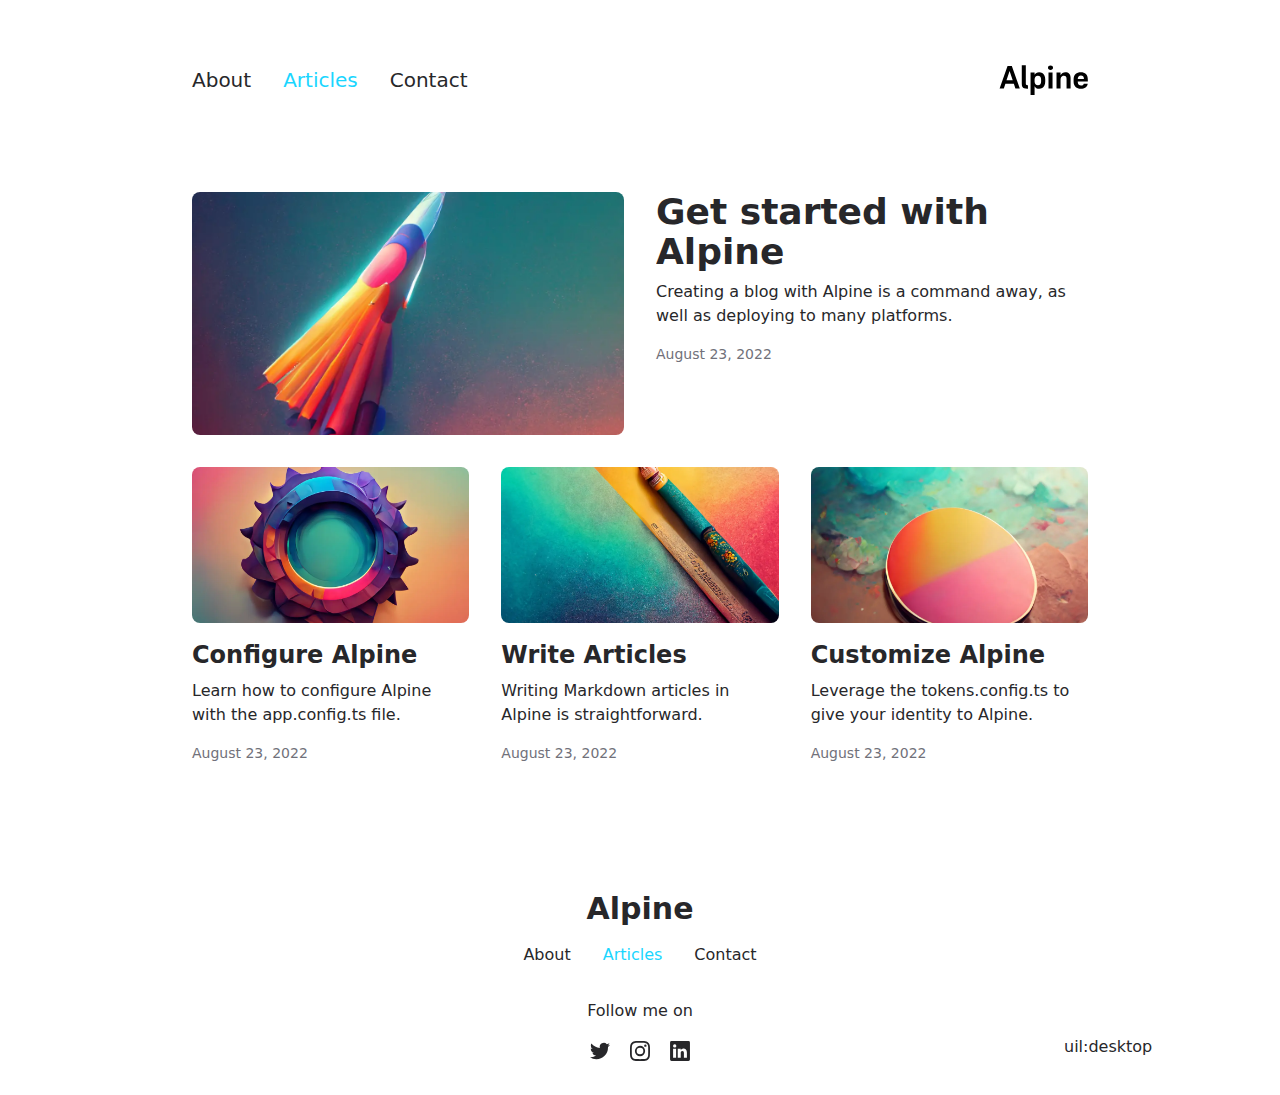
<file: articles/index.html>
<!DOCTYPE html><html lang="en"><head><meta charset="utf-8">
<meta name="viewport" content="width=device-width, initial-scale=1">
<title>Articles</title>
<meta name="twitter:card" content="summary_large_image">
<meta name="description" content="The minimalist blog theme">
<meta property="og:description" content="The minimalist blog theme">
<meta property="og:image" content="/social-card-preview.png">
<meta property="og:image:width" content="400">
<meta property="og:image:height" content="300">
<meta property="og:image:alt" content="An image showcasing my project.">
<meta property="og:title" content="Articles">
<link rel="preload" as="fetch" crossorigin="anonymous" href="/articles/_payload.json">
<link rel="stylesheet" href="/_nuxt/entry.vpLBqkpB.css">
<link rel="stylesheet" href="/_nuxt/DocumentDrivenNotFound.vrm-LeIf.css">
<link rel="stylesheet" href="/_nuxt/ArticlesList.HL3S-L7f.css">
<link rel="stylesheet" href="/_nuxt/ArticlesListItem.MNM3q4Cr.css">
<link rel="stylesheet" href="/_nuxt/ProseA.CfEGynMi.css">
<link rel="stylesheet" href="/_nuxt/ProseCodeInline.EBmtvcGl.css">
<link rel="modulepreload" as="script" crossorigin href="/_nuxt/entry.7-8yZ5C3.js">
<link rel="modulepreload" as="script" crossorigin href="/_nuxt/NuxtImg.j6HmJ6ij.js">
<link rel="modulepreload" as="script" crossorigin href="/_nuxt/document-driven.TBbHc0ti.js">
<link rel="modulepreload" as="script" crossorigin href="/_nuxt/DocumentDrivenEmpty.pxNCbqh4.js">
<link rel="modulepreload" as="script" crossorigin href="/_nuxt/ContentRenderer.u8K2xqK7.js">
<link rel="modulepreload" as="script" crossorigin href="/_nuxt/ContentRendererMarkdown.vue.I-YXmI1u.js">
<link rel="modulepreload" as="script" crossorigin href="/_nuxt/DocumentDrivenNotFound.iusih9hg.js">
<link rel="modulepreload" as="script" crossorigin href="/_nuxt/page.eeSWxQNG.js">
<link rel="modulepreload" as="script" crossorigin href="/_nuxt/ContentRendererMarkdown.VXnv0xKB.js">
<link rel="modulepreload" as="script" crossorigin href="/_nuxt/ArticlesList.83nyCYC2.js">
<link rel="modulepreload" as="script" crossorigin href="/_nuxt/ArticlesListItem.zFHOAYh4.js">
<link rel="modulepreload" as="script" crossorigin href="/_nuxt/date.3uOv5BcS.js">
<link rel="modulepreload" as="script" crossorigin href="/_nuxt/ProseA.g8S0rBCx.js">
<link rel="modulepreload" as="script" crossorigin href="/_nuxt/ProseCodeInline.p3az8q4c.js">
<link rel="modulepreload" as="script" crossorigin href="/_nuxt/asyncData.m5Zp5IFc.js">
<link rel="prefetch" as="style" href="/_nuxt/article.WZJbfjsU.css">
<link rel="prefetch" as="script" crossorigin href="/_nuxt/article.6JK_Sn-J.js">
<link rel="prefetch" as="script" crossorigin href="/_nuxt/default.D1usG1d3.js">
<link rel="prefetch" as="script" crossorigin href="/_nuxt/client-db.NuyR5T99.js">
<link rel="prefetch" as="style" href="/_nuxt/useStudio.5vfyueRC.css">
<link rel="prefetch" as="script" crossorigin href="/_nuxt/useStudio.T7lSa9cQ.js">
<link rel="prefetch" as="style" href="/_nuxt/error-404._LjjY-y0.css">
<link rel="prefetch" as="script" crossorigin href="/_nuxt/error-404.NCGmevcw.js">
<link rel="prefetch" as="style" href="/_nuxt/error-500.Ke0_YfD7.css">
<link rel="prefetch" as="script" crossorigin href="/_nuxt/error-500.QWi96v1z.js">
<script type="module" src="/_nuxt/entry.7-8yZ5C3.js" crossorigin></script><style id="pinceau-runtime-hydratable">@media{.phy[--]{--puid:FyXdWM-v;}.pv-_DTtez{max-width:var(--elements-container-maxWidth);padding-left:var(--elements-container-padding-mobile);padding-right:var(--elements-container-padding-mobile);}@media (min-width: 475px){.pv-_DTtez{padding-left:var(--elements-container-padding-xs);padding-right:var(--elements-container-padding-xs);}}@media (min-width: 640px){.pv-_DTtez{padding-left:var(--elements-container-padding-sm);padding-right:var(--elements-container-padding-sm);}}@media (min-width: 768px){.pv-_DTtez{padding-left:var(--elements-container-padding-md);padding-right:var(--elements-container-padding-md);}}} </style><style id="pinceau-theme">@media { :root {--pinceau-mq: initial; --alpine-readableLine: 68ch;--alpine-backdrop-backgroundColor: #f4f4f5b3;--prose-code-inline-padding: 0.2rem 0.375rem 0.2rem 0.375rem;--prose-code-block-backdropFilter: contrast(1);--prose-code-block-border-style: solid;--prose-code-block-border-width: 1px;--prose-tbody-tr-borderBottom-style: dashed;--prose-tbody-tr-borderBottom-width: 1px;--prose-th-textAlign: inherit;--prose-thead-borderBottom-style: solid;--prose-thead-borderBottom-width: 1px;--prose-thead-border-style: solid;--prose-thead-border-width: 0px;--prose-table-textAlign: start;--prose-hr-width: 1px;--prose-hr-style: solid;--prose-li-listStylePosition: outside;--prose-ol-li-markerColor: currentColor;--prose-ol-paddingInlineStart: 21px;--prose-ol-listStyleType: decimal;--prose-ul-li-markerColor: currentColor;--prose-ul-paddingInlineStart: 21px;--prose-ul-listStyleType: disc;--prose-blockquote-border-style: solid;--prose-blockquote-border-width: 4px;--prose-blockquote-quotes: '201C' '201D' '2018' '2019';--prose-blockquote-paddingInlineStart: 24px;--prose-a-code-color-hover: currentColor;--prose-a-code-color-static: currentColor;--prose-a-hasCode-borderBottom: none;--prose-a-border-distance: 2px;--prose-a-border-color-hover: currentColor;--prose-a-border-color-static: currentColor;--prose-a-border-style-hover: solid;--prose-a-border-style-static: dashed;--prose-a-border-width: 1px;--prose-a-color-static: inherit;--prose-a-textDecoration: none;--prose-h6-margin: 3rem 0 2rem;--prose-h5-margin: 3rem 0 2rem;--prose-h4-margin: 3rem 0 2rem;--prose-h3-margin: 3rem 0 2rem;--prose-h2-margin: 3rem 0 2rem;--prose-h1-margin: 0 0 2rem;--prose-p-fontSize: 18px;--typography-lead-loose: 2;--typography-lead-relaxed: 1.625;--typography-lead-normal: 1.5;--typography-lead-snug: 1.375;--typography-lead-tight: 1.25;--typography-lead-none: 1;--typography-lead-10: 2.5rem;--typography-lead-9: 2.25rem;--typography-lead-8: 2rem;--typography-lead-7: 1.75rem;--typography-lead-6: 1.5rem;--typography-lead-5: 1.25rem;--typography-lead-4: 1rem;--typography-lead-3: .75rem;--typography-lead-2: .5rem;--typography-lead-1: .025rem;--typography-fontWeight-black: 900;--typography-fontWeight-extrabold: 800;--typography-fontWeight-bold: 700;--typography-fontWeight-semibold: 600;--typography-fontWeight-medium: 500;--typography-fontWeight-normal: 400;--typography-fontWeight-light: 300;--typography-fontWeight-extralight: 200;--typography-fontWeight-thin: 100;--typography-fontSize-9xl: 128px;--typography-fontSize-8xl: 96px;--typography-fontSize-7xl: 72px;--typography-fontSize-6xl: 60px;--typography-fontSize-5xl: 48px;--typography-fontSize-4xl: 36px;--typography-fontSize-3xl: 30px;--typography-fontSize-2xl: 24px;--typography-fontSize-xl: 20px;--typography-fontSize-lg: 18px;--typography-fontSize-base: 16px;--typography-fontSize-sm: 14px;--typography-fontSize-xs: 12px;--typography-letterSpacing-wide: 0.025em;--typography-letterSpacing-tight: -0.025em;--typography-verticalMargin-base: 24px;--typography-verticalMargin-sm: 16px;--elements-border-secondary-hover: [object Object];--elements-backdrop-background: #fffc;--elements-backdrop-filter: saturate(200%) blur(20px);--elements-container-maxWidth: 64rem;--lead-loose: 2;--lead-relaxed: 1.625;--lead-normal: 1.5;--lead-snug: 1.375;--lead-tight: 1.25;--lead-none: 1;--lead-10: 2.5rem;--lead-9: 2.25rem;--lead-8: 2rem;--lead-7: 1.75rem;--lead-6: 1.5rem;--lead-5: 1.25rem;--lead-4: 1rem;--lead-3: .75rem;--lead-2: .5rem;--lead-1: .025rem;--letterSpacing-widest: 0.1em;--letterSpacing-wider: 0.05em;--letterSpacing-wide: 0.025em;--letterSpacing-normal: 0em;--letterSpacing-tight: -0.025em;--letterSpacing-tighter: -0.05em;--fontSize-9xl: 8rem;--fontSize-8xl: 6rem;--fontSize-7xl: 4.5rem;--fontSize-6xl: 3.75rem;--fontSize-5xl: 3rem;--fontSize-4xl: 2.25rem;--fontSize-3xl: 1.875rem;--fontSize-2xl: 1.5rem;--fontSize-xl: 1.25rem;--fontSize-lg: 1.125rem;--fontSize-base: 1rem;--fontSize-sm: 0.875rem;--fontSize-xs: 0.75rem;--fontWeight-black: 900;--fontWeight-extrabold: 800;--fontWeight-bold: 700;--fontWeight-semibold: 600;--fontWeight-medium: 500;--fontWeight-normal: 400;--fontWeight-light: 300;--fontWeight-extralight: 200;--fontWeight-thin: 100;--font-mono: ui-monospace, SFMono-Regular, Menlo, Monaco, Consolas, Liberation Mono, Courier New, monospace;--font-serif: ui-serif, Georgia, Cambria, Times New Roman, Times, serif;--font-sans: ui-sans-serif, system-ui, -apple-system, BlinkMacSystemFont, Segoe UI, Roboto, Helvetica Neue, Arial, Noto Sans, sans-serif, Apple Color Emoji, Segoe UI Emoji, Segoe UI Symbol, Noto Color Emoji;--opacity-total: 1;--opacity-high: 0.8;--opacity-medium: 0.5;--opacity-soft: 0.3;--opacity-light: 0.15;--opacity-bright: 0.1;--opacity-noOpacity: 0;--borderWidth-lg: 3px;--borderWidth-md: 2px;--borderWidth-sm: 1px;--borderWidth-noBorder: 0;--space-rem-875: 0.875rem;--space-rem-625: 0.625rem;--space-rem-375: 0.375rem;--space-rem-125: 0.125rem;--space-px: 1px;--space-128: 32rem;--space-96: 24rem;--space-80: 20rem;--space-72: 18rem;--space-64: 16rem;--space-60: 15rem;--space-56: 14rem;--space-52: 13rem;--space-48: 12rem;--space-44: 11rem;--space-40: 10rem;--space-36: 9rem;--space-32: 8rem;--space-28: 7rem;--space-24: 6rem;--space-20: 5rem;--space-16: 4rem;--space-14: 3.5rem;--space-12: 3rem;--space-11: 2.75rem;--space-10: 2.5rem;--space-9: 2.25rem;--space-8: 2rem;--space-7: 1.75rem;--space-6: 1.5rem;--space-5: 1.25rem;--space-4: 1rem;--space-3: 0.75rem;--space-2: 0.5rem;--space-1: 0.25rem;--space-0: 0px;--size-full: 100%;--size-7xl: 80rem;--size-6xl: 72rem;--size-5xl: 64rem;--size-4xl: 56rem;--size-3xl: 48rem;--size-2xl: 42rem;--size-xl: 36rem;--size-lg: 32rem;--size-md: 28rem;--size-sm: 24rem;--size-xs: 20rem;--size-200: 200px;--size-104: 104px;--size-80: 80px;--size-64: 64px;--size-56: 56px;--size-48: 48px;--size-40: 40px;--size-32: 32px;--size-24: 24px;--size-20: 20px;--size-16: 16px;--size-12: 12px;--size-8: 8px;--size-6: 6px;--size-4: 4px;--size-2: 2px;--size-0: 0px;--radii-full: 9999px;--radii-3xl: 1.75rem;--radii-2xl: 1.5rem;--radii-xl: 1rem;--radii-lg: 0.75rem;--radii-md: 0.5rem;--radii-sm: 0.375rem;--radii-xs: 0.25rem;--radii-2xs: 0.125rem;--radii-none: 0px;--shadow-none: 0px 0px 0px 0px transparent;--shadow-lg: 0px 10px 15px -3px #000000, 0px 4px 6px -4px #000000;--shadow-md: 0px 4px 6px -1px #000000, 0px 2px 4px -2px #000000;--shadow-sm: 0px 1px 3px 0px #000000, 0px 1px 2px -1px #000000;--shadow-xs: 0px 1px 2px 0px #000000;--height-screen: 100vh;--width-screen: 100vw;--color-primary-900: #002e38;--color-primary-800: #005c70;--color-primary-700: #008aa9;--color-primary-600: #00b9e1;--color-primary-500: #1ad6ff;--color-primary-400: #40ddff;--color-primary-300: #66e4ff;--color-primary-200: #8deaff;--color-primary-100: #b3f1ff;--color-primary-50: #d9f8ff;--color-ruby-900: #380011;--color-ruby-800: #700021;--color-ruby-700: #a90032;--color-ruby-600: #e10043;--color-ruby-500: #ff1a5e;--color-ruby-400: #ff4079;--color-ruby-300: #ff6694;--color-ruby-200: #ff8dae;--color-ruby-100: #ffb3c9;--color-ruby-50: #ffd9e4;--color-pink-900: #380025;--color-pink-800: #70004b;--color-pink-700: #a90070;--color-pink-600: #e10095;--color-pink-500: #ff1ab2;--color-pink-400: #ff40bf;--color-pink-300: #ff66cc;--color-pink-200: #ff8dd8;--color-pink-100: #ffb3e5;--color-pink-50: #ffd9f2;--color-purple-900: #190038;--color-purple-800: #330070;--color-purple-700: #4c00a9;--color-purple-600: #6500e1;--color-purple-500: #811aff;--color-purple-400: #9640ff;--color-purple-300: #ab66ff;--color-purple-200: #c08dff;--color-purple-100: #d5b3ff;--color-purple-50: #ead9ff;--color-royalblue-900: #0b0531;--color-royalblue-800: #160a62;--color-royalblue-700: #211093;--color-royalblue-600: #2c15c4;--color-royalblue-500: #4127e8;--color-royalblue-400: #614bec;--color-royalblue-300: #806ff0;--color-royalblue-200: #a093f3;--color-royalblue-100: #c0b7f7;--color-royalblue-50: #dfdbfb;--color-indigoblue-900: #001238;--color-indigoblue-800: #002370;--color-indigoblue-700: #0035a9;--color-indigoblue-600: #0047e1;--color-indigoblue-500: #1a62ff;--color-indigoblue-400: #407cff;--color-indigoblue-300: #6696ff;--color-indigoblue-200: #8db0ff;--color-indigoblue-100: #b3cbff;--color-indigoblue-50: #d9e5ff;--color-blue-900: #002438;--color-blue-800: #004870;--color-blue-700: #006ca9;--color-blue-600: #0090e1;--color-blue-500: #1aadff;--color-blue-400: #40bbff;--color-blue-300: #66c8ff;--color-blue-200: #8dd6ff;--color-blue-100: #b3e4ff;--color-blue-50: #d9f1ff;--color-lightblue-900: #002e38;--color-lightblue-800: #005c70;--color-lightblue-700: #008aa9;--color-lightblue-600: #00b9e1;--color-lightblue-500: #1ad6ff;--color-lightblue-400: #40ddff;--color-lightblue-300: #66e4ff;--color-lightblue-200: #8deaff;--color-lightblue-100: #b3f1ff;--color-lightblue-50: #d9f8ff;--color-teal-900: #062a28;--color-teal-800: #0b544f;--color-teal-700: #117d77;--color-teal-600: #16a79e;--color-teal-500: #1cd1c6;--color-teal-400: #36e4da;--color-teal-300: #5fe9e1;--color-teal-200: #87efe9;--color-teal-100: #aff4f0;--color-teal-50: #d7faf8;--color-pear-900: #2a2b09;--color-pear-800: #545512;--color-pear-700: #7e801b;--color-pear-600: #a8aa24;--color-pear-500: #d0d32f;--color-pear-400: #d8da52;--color-pear-300: #e0e274;--color-pear-200: #e8e997;--color-pear-100: #eff0ba;--color-pear-50: #f7f8dc;--color-red-900: #380300;--color-red-800: #700700;--color-red-700: #a90a00;--color-red-600: #e10e00;--color-red-500: #ff281a;--color-red-400: #ff4c40;--color-red-300: #ff7066;--color-red-200: #ff948d;--color-red-100: #ffb7b3;--color-red-50: #ffdbd9;--color-orange-900: #381800;--color-orange-800: #702f00;--color-orange-700: #a94700;--color-orange-600: #e15e00;--color-orange-500: #ff7a1a;--color-orange-400: #ff9040;--color-orange-300: #ffa666;--color-orange-200: #ffbd8d;--color-orange-100: #ffd3b3;--color-orange-50: #ffe9d9;--color-yellow-900: #362b03;--color-yellow-800: #6d5605;--color-yellow-700: #a38108;--color-yellow-600: #daac0a;--color-yellow-500: #f5c828;--color-yellow-400: #f7d14c;--color-yellow-300: #f8da70;--color-yellow-200: #fae393;--color-yellow-100: #fcedb7;--color-yellow-50: #fdf6db;--color-green-900: #003f25;--color-green-800: #005e38;--color-green-700: #007e4a;--color-green-600: #009d5d;--color-green-500: #00bd6f;--color-green-400: #00dc82;--color-green-300: #30ffaa;--color-green-200: #83ffcc;--color-green-100: #acffdd;--color-green-50: #d6ffee;--color-gray-900: #18181B;--color-gray-800: #27272A;--color-gray-700: #3f3f46;--color-gray-600: #52525B;--color-gray-500: #71717A;--color-gray-400: #a1a1aa;--color-gray-300: #D4d4d8;--color-gray-200: #e4e4e7;--color-gray-100: #f4f4f5;--color-gray-50: #fafafa;--color-black: #0c0c0d;--color-white: #FFFFFF;--media-portrait: only screen and (orientation: portrait);--media-landscape: only screen and (orientation: landscape);--media-rm: (prefers-reduced-motion: reduce);--media-2xl: (min-width: 1536px);--media-xl: (min-width: 1280px);--media-lg: (min-width: 1024px);--media-md: (min-width: 768px);--media-sm: (min-width: 640px);--media-xs: (min-width: 475px);--alpine-body-color: var(--color-gray-800);--alpine-body-backgroundColor: var(--color-white);--prose-code-inline-fontWeight: var(--typography-fontWeight-normal);--prose-code-inline-fontSize: var(--typography-fontSize-sm);--prose-code-inline-borderRadius: var(--radii-xs);--prose-code-block-pre-padding: var(--typography-verticalMargin-sm);--prose-code-block-margin: var(--typography-verticalMargin-base) 0;--prose-code-block-fontSize: var(--typography-fontSize-sm);--prose-tbody-code-inline-fontSize: var(--typography-fontSize-sm);--prose-tbody-td-padding: var(--typography-verticalMargin-sm);--prose-th-fontWeight: var(--typography-fontWeight-semibold);--prose-th-padding: 0 var(--typography-verticalMargin-sm) var(--typography-verticalMargin-sm) var(--typography-verticalMargin-sm);--prose-table-lineHeight: var(--typography-lead-6);--prose-table-fontSize: var(--typography-fontSize-sm);--prose-table-margin: var(--typography-verticalMargin-base) 0;--prose-hr-margin: var(--typography-verticalMargin-base) 0;--prose-li-margin: var(--typography-verticalMargin-sm) 0;--prose-ol-margin: var(--typography-verticalMargin-base) 0;--prose-ul-margin: var(--typography-verticalMargin-base) 0;--prose-blockquote-margin: var(--typography-verticalMargin-base) 0;--prose-a-code-border-style: var(--prose-a-border-style-static);--prose-a-code-border-width: var(--prose-a-border-width);--prose-a-fontWeight: var(--typography-fontWeight-medium);--prose-img-margin: var(--typography-verticalMargin-base) 0;--prose-strong-fontWeight: var(--typography-fontWeight-semibold);--prose-h6-iconSize: var(--typography-fontSize-base);--prose-h6-fontWeight: var(--typography-fontWeight-semibold);--prose-h6-lineHeight: var(--typography-lead-normal);--prose-h6-fontSize: var(--typography-fontSize-lg);--prose-h5-iconSize: var(--typography-fontSize-lg);--prose-h5-fontWeight: var(--typography-fontWeight-semibold);--prose-h5-lineHeight: var(--typography-lead-snug);--prose-h5-fontSize: var(--typography-fontSize-xl);--prose-h4-iconSize: var(--typography-fontSize-lg);--prose-h4-letterSpacing: var(--typography-letterSpacing-tight);--prose-h4-fontWeight: var(--typography-fontWeight-semibold);--prose-h4-lineHeight: var(--typography-lead-snug);--prose-h4-fontSize: var(--typography-fontSize-2xl);--prose-h3-iconSize: var(--typography-fontSize-xl);--prose-h3-letterSpacing: var(--typography-letterSpacing-tight);--prose-h3-fontWeight: var(--typography-fontWeight-semibold);--prose-h3-lineHeight: var(--typography-lead-snug);--prose-h3-fontSize: var(--typography-fontSize-3xl);--prose-h2-iconSize: var(--typography-fontSize-2xl);--prose-h2-letterSpacing: var(--typography-letterSpacing-tight);--prose-h2-fontWeight: var(--typography-fontWeight-semibold);--prose-h2-lineHeight: var(--typography-lead-tight);--prose-h2-fontSize: var(--typography-fontSize-4xl);--prose-h1-iconSize: var(--typography-fontSize-3xl);--prose-h1-letterSpacing: var(--typography-letterSpacing-tight);--prose-h1-fontWeight: var(--typography-fontWeight-bold);--prose-h1-lineHeight: var(--typography-lead-tight);--prose-h1-fontSize: var(--typography-fontSize-5xl);--prose-p-br-margin: var(--typography-verticalMargin-base) 0 0 0;--prose-p-margin: var(--typography-verticalMargin-base) 0;--prose-p-lineHeight: var(--typography-lead-normal);--typography-color-primary-900: var(--color-primary-900);--typography-color-primary-800: var(--color-primary-800);--typography-color-primary-700: var(--color-primary-700);--typography-color-primary-600: var(--color-primary-600);--typography-color-primary-500: var(--color-primary-500);--typography-color-primary-400: var(--color-primary-400);--typography-color-primary-300: var(--color-primary-300);--typography-color-primary-200: var(--color-primary-200);--typography-color-primary-100: var(--color-primary-100);--typography-color-primary-50: var(--color-primary-50);--typography-font-code: var(--font-mono);--typography-font-body: var(--font-sans);--typography-font-display: var(--font-sans);--typography-body-backgroundColor: var(--color-white);--typography-body-color: var(--color-black);--elements-state-danger-borderColor-secondary: var(--color-red-200);--elements-state-danger-borderColor-primary: var(--color-red-100);--elements-state-danger-backgroundColor-secondary: var(--color-red-100);--elements-state-danger-backgroundColor-primary: var(--color-red-50);--elements-state-danger-color-secondary: var(--color-red-600);--elements-state-danger-color-primary: var(--color-red-500);--elements-state-warning-borderColor-secondary: var(--color-yellow-200);--elements-state-warning-borderColor-primary: var(--color-yellow-100);--elements-state-warning-backgroundColor-secondary: var(--color-yellow-100);--elements-state-warning-backgroundColor-primary: var(--color-yellow-50);--elements-state-warning-color-secondary: var(--color-yellow-700);--elements-state-warning-color-primary: var(--color-yellow-600);--elements-state-success-borderColor-secondary: var(--color-green-200);--elements-state-success-borderColor-primary: var(--color-green-100);--elements-state-success-backgroundColor-secondary: var(--color-green-100);--elements-state-success-backgroundColor-primary: var(--color-green-50);--elements-state-success-color-secondary: var(--color-green-600);--elements-state-success-color-primary: var(--color-green-500);--elements-state-info-borderColor-secondary: var(--color-blue-200);--elements-state-info-borderColor-primary: var(--color-blue-100);--elements-state-info-backgroundColor-secondary: var(--color-blue-100);--elements-state-info-backgroundColor-primary: var(--color-blue-50);--elements-state-info-color-secondary: var(--color-blue-600);--elements-state-info-color-primary: var(--color-blue-500);--elements-state-primary-borderColor-secondary: var(--color-primary-200);--elements-state-primary-borderColor-primary: var(--color-primary-100);--elements-state-primary-backgroundColor-secondary: var(--color-primary-100);--elements-state-primary-backgroundColor-primary: var(--color-primary-50);--elements-state-primary-color-secondary: var(--color-primary-700);--elements-state-primary-color-primary: var(--color-primary-600);--elements-surface-secondary-backgroundColor: var(--color-gray-200);--elements-surface-primary-backgroundColor: var(--color-gray-100);--elements-surface-background-base: var(--color-gray-100);--elements-border-secondary-static: var(--color-gray-200);--elements-border-primary-hover: var(--color-gray-200);--elements-border-primary-static: var(--color-gray-100);--elements-container-padding-md: var(--space-16);--elements-container-padding-sm: var(--space-12);--elements-container-padding-xs: var(--space-8);--elements-container-padding-mobile: var(--space-6);--elements-text-secondary-color-hover: var(--color-gray-700);--elements-text-secondary-color-static: var(--color-gray-500);--elements-text-primary-color-static: var(--color-gray-900);--text-6xl-lineHeight: var(--lead-none);--text-6xl-fontSize: var(--fontSize-6xl);--text-5xl-lineHeight: var(--lead-none);--text-5xl-fontSize: var(--fontSize-5xl);--text-4xl-lineHeight: var(--lead-10);--text-4xl-fontSize: var(--fontSize-4xl);--text-3xl-lineHeight: var(--lead-9);--text-3xl-fontSize: var(--fontSize-3xl);--text-2xl-lineHeight: var(--lead-8);--text-2xl-fontSize: var(--fontSize-2xl);--text-xl-lineHeight: var(--lead-7);--text-xl-fontSize: var(--fontSize-xl);--text-lg-lineHeight: var(--lead-7);--text-lg-fontSize: var(--fontSize-lg);--text-base-lineHeight: var(--lead-6);--text-base-fontSize: var(--fontSize-base);--text-sm-lineHeight: var(--lead-5);--text-sm-fontSize: var(--fontSize-sm);--text-xs-lineHeight: var(--lead-4);--text-xs-fontSize: var(--fontSize-xs);--shadow-2xl: 0px 25px 50px -12px var(--color-gray-900);--shadow-xl: 0px 20px 25px -5px var(--color-gray-400), 0px 8px 10px -6px #000000;--color-secondary-900: var(--color-gray-900);--color-secondary-800: var(--color-gray-800);--color-secondary-700: var(--color-gray-700);--color-secondary-600: var(--color-gray-600);--color-secondary-500: var(--color-gray-500);--color-secondary-400: var(--color-gray-400);--color-secondary-300: var(--color-gray-300);--color-secondary-200: var(--color-gray-200);--color-secondary-100: var(--color-gray-100);--color-secondary-50: var(--color-gray-50);--prose-a-code-background-hover: var(--typography-color-primary-50);--prose-a-code-border-color-hover: var(--typography-color-primary-500);--prose-a-color-hover: var(--typography-color-primary-500);--typography-color-secondary-900: var(--color-secondary-900);--typography-color-secondary-800: var(--color-secondary-800);--typography-color-secondary-700: var(--color-secondary-700);--typography-color-secondary-600: var(--color-secondary-600);--typography-color-secondary-500: var(--color-secondary-500);--typography-color-secondary-400: var(--color-secondary-400);--typography-color-secondary-300: var(--color-secondary-300);--typography-color-secondary-200: var(--color-secondary-200);--typography-color-secondary-100: var(--color-secondary-100);--typography-color-secondary-50: var(--color-secondary-50);--prose-code-inline-backgroundColor: var(--typography-color-secondary-100);--prose-code-inline-color: var(--typography-color-secondary-700);--prose-code-block-backgroundColor: var(--typography-color-secondary-100);--prose-code-block-color: var(--typography-color-secondary-700);--prose-code-block-border-color: var(--typography-color-secondary-200);--prose-tbody-tr-borderBottom-color: var(--typography-color-secondary-200);--prose-th-color: var(--typography-color-secondary-600);--prose-thead-borderBottom-color: var(--typography-color-secondary-200);--prose-thead-border-color: var(--typography-color-secondary-300);--prose-hr-color: var(--typography-color-secondary-200);--prose-blockquote-border-color: var(--typography-color-secondary-200);--prose-blockquote-color: var(--typography-color-secondary-500);--prose-a-code-border-color-static: var(--typography-color-secondary-400); } }@media { :root.dark {--pinceau-mq: dark; --alpine-backdrop-backgroundColor: #18181bb3;--prose-code-block-backdropFilter: contrast(1);--prose-ol-li-markerColor: currentColor;--prose-ul-li-markerColor: currentColor;--prose-a-code-color-hover: currentColor;--prose-a-code-color-static: currentColor;--prose-a-border-color-hover: currentColor;--prose-a-border-color-static: currentColor;--prose-a-color-static: inherit;--elements-backdrop-background: #0c0d0ccc;--alpine-body-color: var(--color-gray-200);--alpine-body-backgroundColor: var(--color-black);--typography-body-backgroundColor: var(--color-black);--typography-body-color: var(--color-white);--elements-state-danger-borderColor-secondary: var(--color-red-700);--elements-state-danger-borderColor-primary: var(--color-red-800);--elements-state-danger-backgroundColor-secondary: var(--color-red-800);--elements-state-danger-backgroundColor-primary: var(--color-red-900);--elements-state-danger-color-secondary: var(--color-red-200);--elements-state-danger-color-primary: var(--color-red-300);--elements-state-warning-borderColor-secondary: var(--color-yellow-700);--elements-state-warning-borderColor-primary: var(--color-yellow-800);--elements-state-warning-backgroundColor-secondary: var(--color-yellow-800);--elements-state-warning-backgroundColor-primary: var(--color-yellow-900);--elements-state-warning-color-secondary: var(--color-yellow-200);--elements-state-warning-color-primary: var(--color-yellow-400);--elements-state-success-borderColor-secondary: var(--color-green-700);--elements-state-success-borderColor-primary: var(--color-green-800);--elements-state-success-backgroundColor-secondary: var(--color-green-800);--elements-state-success-backgroundColor-primary: var(--color-green-900);--elements-state-success-color-secondary: var(--color-green-200);--elements-state-success-color-primary: var(--color-green-400);--elements-state-info-borderColor-secondary: var(--color-blue-700);--elements-state-info-borderColor-primary: var(--color-blue-800);--elements-state-info-backgroundColor-secondary: var(--color-blue-800);--elements-state-info-backgroundColor-primary: var(--color-blue-900);--elements-state-info-color-secondary: var(--color-blue-200);--elements-state-info-color-primary: var(--color-blue-400);--elements-state-primary-borderColor-secondary: var(--color-primary-700);--elements-state-primary-borderColor-primary: var(--color-primary-800);--elements-state-primary-backgroundColor-secondary: var(--color-primary-800);--elements-state-primary-backgroundColor-primary: var(--color-primary-900);--elements-state-primary-color-secondary: var(--color-primary-200);--elements-state-primary-color-primary: var(--color-primary-400);--elements-surface-secondary-backgroundColor: var(--color-gray-800);--elements-surface-primary-backgroundColor: var(--color-gray-900);--elements-surface-background-base: var(--color-gray-900);--elements-border-secondary-static: var(--color-gray-800);--elements-border-primary-hover: var(--color-gray-800);--elements-border-primary-static: var(--color-gray-900);--elements-text-secondary-color-hover: var(--color-gray-200);--elements-text-secondary-color-static: var(--color-gray-400);--elements-text-primary-color-static: var(--color-gray-50);--prose-a-code-background-hover: var(--typography-color-primary-900);--prose-a-code-border-color-hover: var(--typography-color-primary-600);--prose-a-color-hover: var(--typography-color-primary-400);--prose-code-inline-backgroundColor: var(--typography-color-secondary-800);--prose-code-inline-color: var(--typography-color-secondary-200);--prose-code-block-backgroundColor: var(--typography-color-secondary-900);--prose-code-block-color: var(--typography-color-secondary-200);--prose-code-block-border-color: var(--typography-color-secondary-800);--prose-tbody-tr-borderBottom-color: var(--typography-color-secondary-800);--prose-th-color: var(--typography-color-secondary-400);--prose-thead-borderBottom-color: var(--typography-color-secondary-800);--prose-thead-border-color: var(--typography-color-secondary-600);--prose-hr-color: var(--typography-color-secondary-800);--prose-blockquote-border-color: var(--typography-color-secondary-700);--prose-blockquote-color: var(--typography-color-secondary-400);--prose-a-code-border-color-static: var(--typography-color-secondary-600); } }</style><script>"use strict";(()=>{const a=window,e=document.documentElement,m=["dark","light"],c=window&&window.localStorage&&window.localStorage.getItem&&window.localStorage.getItem("nuxt-color-mode")||"system";let n=c==="system"?d():c;const l=e.getAttribute("data-color-mode-forced");l&&(n=l),i(n),a["__NUXT_COLOR_MODE__"]={preference:c,value:n,getColorScheme:d,addColorScheme:i,removeColorScheme:f};function i(o){const t=""+o+"",s="";e.classList?e.classList.add(t):e.className+=" "+t,s&&e.setAttribute("data-"+s,o)}function f(o){const t=""+o+"",s="";e.classList?e.classList.remove(t):e.className=e.className.replace(new RegExp(t,"g"),""),s&&e.removeAttribute("data-"+s)}function r(o){return a.matchMedia("(prefers-color-scheme"+o+")")}function d(){if(a.matchMedia&&r("").media!=="not all"){for(const o of m)if(r(":"+o).matches)return o}return"light"}})();
</script></head><body><div id="__nuxt"><div class="container pv-_DTtez pc-FyXdWM app-layout" data-v-b903d8ac data-v-e3e91b26><!--[--><div class="nuxt-progress" style="width:0%;height:3px;opacity:0;background-size:Infinity% auto;" data-v-b903d8ac></div><header class="right" data-v-b903d8ac data-v-248428b8><div class="menu" data-v-248428b8><button aria-label="Navigation Menu" data-v-248428b8><svg width="24" height="24" viewBox="0 0 68 68" fill="currentColor" xmlns="http://www.w3.org/2000/svg" data-v-248428b8><path d="M8 34C8 32.1362 8 31.2044 8.30448 30.4693C8.71046 29.4892 9.48915 28.7105 10.4693 28.3045C11.2044 28 12.1362 28 14 28C15.8638 28 16.7956 28 17.5307 28.3045C18.5108 28.7105 19.2895 29.4892 19.6955 30.4693C20 31.2044 20 32.1362 20 34C20 35.8638 20 36.7956 19.6955 37.5307C19.2895 38.5108 18.5108 39.2895 17.5307 39.6955C16.7956 40 15.8638 40 14 40C12.1362 40 11.2044 40 10.4693 39.6955C9.48915 39.2895 8.71046 38.5108 8.30448 37.5307C8 36.7956 8 35.8638 8 34Z" data-v-248428b8></path><path d="M28 34C28 32.1362 28 31.2044 28.3045 30.4693C28.7105 29.4892 29.4892 28.7105 30.4693 28.3045C31.2044 28 32.1362 28 34 28C35.8638 28 36.7956 28 37.5307 28.3045C38.5108 28.7105 39.2895 29.4892 39.6955 30.4693C40 31.2044 40 32.1362 40 34C40 35.8638 40 36.7956 39.6955 37.5307C39.2895 38.5108 38.5108 39.2895 37.5307 39.6955C36.7956 40 35.8638 40 34 40C32.1362 40 31.2044 40 30.4693 39.6955C29.4892 39.2895 28.7105 38.5108 28.3045 37.5307C28 36.7956 28 35.8638 28 34Z" data-v-248428b8></path><path d="M48 34C48 32.1362 48 31.2044 48.3045 30.4693C48.7105 29.4892 49.4892 28.7105 50.4693 28.3045C51.2044 28 52.1362 28 54 28C55.8638 28 56.7956 28 57.5307 28.3045C58.5108 28.7105 59.2895 29.4892 59.6955 30.4693C60 31.2044 60 32.1362 60 34C60 35.8638 60 36.7956 59.6955 37.5307C59.2895 38.5108 58.5108 39.2895 57.5307 39.6955C56.7956 40 55.8638 40 54 40C52.1362 40 51.2044 40 50.4693 39.6955C49.4892 39.2895 48.7105 38.5108 48.3045 37.5307C48 36.7956 48 35.8638 48 34Z" data-v-248428b8></path></svg></button></div><div class="overlay" data-v-248428b8><nav data-v-248428b8 data-v-57c718d0><ul data-v-57c718d0><!--[--><li data-v-57c718d0><a href="/" class="" data-v-57c718d0><span class="underline-fx" data-v-57c718d0></span> About</a></li><li data-v-57c718d0><a aria-current="page" href="/articles" class="router-link-active router-link-exact-active" data-v-57c718d0><span class="underline-fx" data-v-57c718d0></span> Articles</a></li><li data-v-57c718d0><a href="/contact" class="" data-v-57c718d0><span class="underline-fx" data-v-57c718d0></span> Contact</a></li><!--]--></ul></nav></div><div class="logo" data-v-248428b8><a href="/" class="" data-v-248428b8><img src="/logo-dark.svg" class="dark-img" alt="alpine" width="89" height="31" data-v-248428b8><img src="/logo.svg" class="light-img" alt="alpine" width="89" height="31" data-v-248428b8></a></div><div class="main-nav" data-v-248428b8><nav data-v-248428b8 data-v-57c718d0><ul data-v-57c718d0><!--[--><li data-v-57c718d0><a href="/" class="" data-v-57c718d0><span class="underline-fx" data-v-57c718d0></span> About</a></li><li data-v-57c718d0><a aria-current="page" href="/articles" class="router-link-active router-link-exact-active" data-v-57c718d0><span class="underline-fx" data-v-57c718d0></span> Articles</a></li><li data-v-57c718d0><a href="/contact" class="" data-v-57c718d0><span class="underline-fx" data-v-57c718d0></span> Contact</a></li><!--]--></ul></nav></div></header><!--[--><div class="document-driven-page"><main><!--[--><div><div class="articles-list" data-v-2b037e5a><div class="featured" data-v-2b037e5a><article class="featured" data-v-2b037e5a data-v-47e23dac><div class="image" data-v-47e23dac><!----><a href="/articles/get-started" class="" data-v-47e23dac><img src="/articles/get-started.webp" alt="Get started with Alpine" width="16" height="9" data-v-47e23dac></a></div><div class="content" data-v-47e23dac><a href="/articles/get-started" class="headline" data-v-47e23dac><h1 data-v-47e23dac>Get started with Alpine</h1></a><p class="description" data-v-47e23dac>Creating a blog with Alpine is a command away, as well as deploying to many platforms.</p><time data-v-47e23dac>August 23, 2022</time></div></article></div><div class="layout" data-v-2b037e5a><!--[--><article class="" data-v-2b037e5a data-v-47e23dac><div class="image" data-v-47e23dac><!----><a href="/articles/configure" class="" data-v-47e23dac><img src="/articles/configure-alpine.webp" alt="Configure Alpine" width="16" height="9" data-v-47e23dac></a></div><div class="content" data-v-47e23dac><a href="/articles/configure" class="headline" data-v-47e23dac><h1 data-v-47e23dac>Configure Alpine</h1></a><p class="description" data-v-47e23dac>Learn how to configure Alpine with the app.config.ts file.</p><time data-v-47e23dac>August 23, 2022</time></div></article><article class="" data-v-2b037e5a data-v-47e23dac><div class="image" data-v-47e23dac><!----><a href="/articles/write-articles" class="" data-v-47e23dac><img src="/articles/write-articles.webp" alt="Write Articles" width="16" height="9" data-v-47e23dac></a></div><div class="content" data-v-47e23dac><a href="/articles/write-articles" class="headline" data-v-47e23dac><h1 data-v-47e23dac>Write Articles</h1></a><p class="description" data-v-47e23dac>Writing Markdown articles in Alpine is straightforward.</p><time data-v-47e23dac>August 23, 2022</time></div></article><article class="" data-v-2b037e5a data-v-47e23dac><div class="image" data-v-47e23dac><!----><a href="/articles/design-tokens" class="" data-v-47e23dac><img src="/articles/design-tokens.webp" alt="Customize Alpine" width="16" height="9" data-v-47e23dac></a></div><div class="content" data-v-47e23dac><a href="/articles/design-tokens" class="headline" data-v-47e23dac><h1 data-v-47e23dac>Customize Alpine</h1></a><p class="description" data-v-47e23dac>Leverage the tokens.config.ts to give your identity to Alpine.</p><time data-v-47e23dac>August 23, 2022</time></div></article><!--]--></div></div></div><!--]--></main></div><!--]--><footer class="center" data-v-b903d8ac data-v-77802ae2><a href="https://www.github.com/nuxt-themes/alpine" rel="noopener noreferrer" class="credits" data-v-77802ae2>Alpine</a><div class="navigation" data-v-77802ae2><nav data-v-77802ae2 data-v-57c718d0><ul data-v-57c718d0><!--[--><li data-v-57c718d0><a href="/" class="" data-v-57c718d0><span class="underline-fx" data-v-57c718d0></span> About</a></li><li data-v-57c718d0><a aria-current="page" href="/articles" class="router-link-active router-link-exact-active" data-v-57c718d0><span class="underline-fx" data-v-57c718d0></span> Articles</a></li><li data-v-57c718d0><a href="/contact" class="" data-v-57c718d0><span class="underline-fx" data-v-57c718d0></span> Contact</a></li><!--]--></ul></nav></div><p class="message" data-v-77802ae2>Follow me on</p><div class="icons" data-v-77802ae2><div class="social" data-v-77802ae2><!--[--><a href="https://twitter.com/nuxtlabs" rel="noopener noreferrer" target="_blank" title="nuxtlabs" aria-label="nuxtlabs" data-v-058b940d><svg xmlns="http://www.w3.org/2000/svg" xmlns:xlink="http://www.w3.org/1999/xlink" aria-hidden="true" role="img" class="icon" data-v-058b940d style="" width="1em" height="1em" viewBox="0 0 24 24" data-v-60a64bd7><path fill="currentColor" d="M22 5.8a8.49 8.49 0 0 1-2.36.64a4.13 4.13 0 0 0 1.81-2.27a8.21 8.21 0 0 1-2.61 1a4.1 4.1 0 0 0-7 3.74a11.64 11.64 0 0 1-8.45-4.29a4.16 4.16 0 0 0-.55 2.07a4.09 4.09 0 0 0 1.82 3.41a4.05 4.05 0 0 1-1.86-.51v.05a4.1 4.1 0 0 0 3.3 4a3.93 3.93 0 0 1-1.1.17a4.9 4.9 0 0 1-.77-.07a4.11 4.11 0 0 0 3.83 2.84A8.22 8.22 0 0 1 3 18.34a7.93 7.93 0 0 1-1-.06a11.57 11.57 0 0 0 6.29 1.85A11.59 11.59 0 0 0 20 8.45v-.53a8.43 8.43 0 0 0 2-2.12"/></svg></a><a href="https://instagram.com/atinuxt" rel="noopener noreferrer" target="_blank" title="atinuxt" aria-label="atinuxt" data-v-058b940d><svg xmlns="http://www.w3.org/2000/svg" xmlns:xlink="http://www.w3.org/1999/xlink" aria-hidden="true" role="img" class="icon" data-v-058b940d style="" width="1em" height="1em" viewBox="0 0 24 24" data-v-60a64bd7><path fill="currentColor" d="M17.34 5.46a1.2 1.2 0 1 0 1.2 1.2a1.2 1.2 0 0 0-1.2-1.2m4.6 2.42a7.59 7.59 0 0 0-.46-2.43a4.94 4.94 0 0 0-1.16-1.77a4.7 4.7 0 0 0-1.77-1.15a7.3 7.3 0 0 0-2.43-.47C15.06 2 14.72 2 12 2s-3.06 0-4.12.06a7.3 7.3 0 0 0-2.43.47a4.78 4.78 0 0 0-1.77 1.15a4.7 4.7 0 0 0-1.15 1.77a7.3 7.3 0 0 0-.47 2.43C2 8.94 2 9.28 2 12s0 3.06.06 4.12a7.3 7.3 0 0 0 .47 2.43a4.7 4.7 0 0 0 1.15 1.77a4.78 4.78 0 0 0 1.77 1.15a7.3 7.3 0 0 0 2.43.47C8.94 22 9.28 22 12 22s3.06 0 4.12-.06a7.3 7.3 0 0 0 2.43-.47a4.7 4.7 0 0 0 1.77-1.15a4.85 4.85 0 0 0 1.16-1.77a7.59 7.59 0 0 0 .46-2.43c0-1.06.06-1.4.06-4.12s0-3.06-.06-4.12M20.14 16a5.61 5.61 0 0 1-.34 1.86a3.06 3.06 0 0 1-.75 1.15a3.19 3.19 0 0 1-1.15.75a5.61 5.61 0 0 1-1.86.34c-1 .05-1.37.06-4 .06s-3 0-4-.06a5.73 5.73 0 0 1-1.94-.3a3.27 3.27 0 0 1-1.1-.75a3 3 0 0 1-.74-1.15a5.54 5.54 0 0 1-.4-1.9c0-1-.06-1.37-.06-4s0-3 .06-4a5.54 5.54 0 0 1 .35-1.9A3 3 0 0 1 5 5a3.14 3.14 0 0 1 1.1-.8A5.73 5.73 0 0 1 8 3.86c1 0 1.37-.06 4-.06s3 0 4 .06a5.61 5.61 0 0 1 1.86.34a3.06 3.06 0 0 1 1.19.8a3.06 3.06 0 0 1 .75 1.1a5.61 5.61 0 0 1 .34 1.9c.05 1 .06 1.37.06 4s-.01 3-.06 4M12 6.87A5.13 5.13 0 1 0 17.14 12A5.12 5.12 0 0 0 12 6.87m0 8.46A3.33 3.33 0 1 1 15.33 12A3.33 3.33 0 0 1 12 15.33"/></svg></a><a href="https://www.linkedin.com/company/nuxtlabs" rel="noopener noreferrer" target="_blank" title="LinkedIn" aria-label="LinkedIn" data-v-058b940d><svg xmlns="http://www.w3.org/2000/svg" xmlns:xlink="http://www.w3.org/1999/xlink" aria-hidden="true" role="img" class="icon" data-v-058b940d style="" width="1em" height="1em" viewBox="0 0 24 24" data-v-60a64bd7><path fill="currentColor" d="M20.47 2H3.53a1.45 1.45 0 0 0-1.47 1.43v17.14A1.45 1.45 0 0 0 3.53 22h16.94a1.45 1.45 0 0 0 1.47-1.43V3.43A1.45 1.45 0 0 0 20.47 2M8.09 18.74h-3v-9h3ZM6.59 8.48a1.56 1.56 0 1 1 0-3.12a1.57 1.57 0 1 1 0 3.12m12.32 10.26h-3v-4.83c0-1.21-.43-2-1.52-2A1.65 1.65 0 0 0 12.85 13a2 2 0 0 0-.1.73v5h-3v-9h3V11a3 3 0 0 1 2.71-1.5c2 0 3.45 1.29 3.45 4.06Z"/></svg></a><!--]--></div><div class="color-mode-switch" data-v-77802ae2><button aria-label="Color Mode" data-v-77802ae2 data-v-a88c499e><span data-v-a88c499e></span></button></div></div></footer><!--]--></div></div><script type="application/json" id="__NUXT_DATA__" data-ssr="true" data-src="/articles/_payload.json">[{"state":1,"once":79,"_errors":81,"serverRendered":51,"path":7,"prerenderedAt":84},["Reactive",2],{"$sdd-pages":3,"$sdd-surrounds":29,"$sdd-globals":47,"$scolor-mode":49,"$sdd-navigation":52,"$sicons":70},["ShallowRef",4],["ShallowReactive",5],{"/articles":6},{"_path":7,"_dir":8,"_draft":9,"_partial":9,"_locale":8,"title":10,"description":8,"layout":11,"body":12,"_type":24,"_id":25,"_source":26,"_file":27,"_extension":28},"/articles","",false,"Articles","page",{"type":13,"children":14,"toc":21},"root",[15],{"type":16,"tag":17,"props":18,"children":20},"element","articles-list",{"path":19},"articles",[],{"title":8,"searchDepth":22,"depth":22,"links":23},2,[],"markdown","content:2.articles.md","content","2.articles.md","md",["ShallowRef",30],["ShallowReactive",31],{"/articles":32},[33,42],{"_path":34,"_dir":8,"_draft":9,"_partial":9,"_locale":8,"title":35,"description":36,"layout":37,"head":38,"_type":24,"_id":40,"_source":26,"_file":41,"_extension":28},"/","About","An open source blog theme powered by Nuxt.","default",{"title":39},"Alpine","content:1.index.md","1.index.md",{"_path":43,"_dir":8,"_draft":9,"_partial":9,"_locale":8,"title":44,"description":8,"layout":37,"_type":24,"_id":45,"_source":26,"_file":46,"_extension":28},"/contact","Contact","content:3.contact.md","3.contact.md",["ShallowRef",48],{},{"preference":50,"value":50,"unknown":51,"forced":9},"system",true,[53,54,69],{"title":35,"_path":34,"layout":37},{"title":10,"_path":7,"children":55,"layout":11},[56,60,63,66],{"title":57,"_path":58,"layout":59},"Get started with Alpine","/articles/get-started","article",{"title":61,"_path":62,"layout":59},"Configure Alpine","/articles/configure",{"title":64,"_path":65,"layout":59},"Write Articles","/articles/write-articles",{"title":67,"_path":68,"layout":59},"Customize Alpine","/articles/design-tokens",{"title":44,"_path":43,"layout":37},{"uil:twitter":71,"uil:instagram":75,"uil:linkedin":77},{"left":72,"top":72,"width":73,"height":73,"rotate":72,"vFlip":9,"hFlip":9,"body":74},0,24,"\u003Cpath fill=\"currentColor\" d=\"M22 5.8a8.49 8.49 0 0 1-2.36.64a4.13 4.13 0 0 0 1.81-2.27a8.21 8.21 0 0 1-2.61 1a4.1 4.1 0 0 0-7 3.74a11.64 11.64 0 0 1-8.45-4.29a4.16 4.16 0 0 0-.55 2.07a4.09 4.09 0 0 0 1.82 3.41a4.05 4.05 0 0 1-1.86-.51v.05a4.1 4.1 0 0 0 3.3 4a3.93 3.93 0 0 1-1.1.17a4.9 4.9 0 0 1-.77-.07a4.11 4.11 0 0 0 3.83 2.84A8.22 8.22 0 0 1 3 18.34a7.93 7.93 0 0 1-1-.06a11.57 11.57 0 0 0 6.29 1.85A11.59 11.59 0 0 0 20 8.45v-.53a8.43 8.43 0 0 0 2-2.12\"/>",{"left":72,"top":72,"width":73,"height":73,"rotate":72,"vFlip":9,"hFlip":9,"body":76},"\u003Cpath fill=\"currentColor\" d=\"M17.34 5.46a1.2 1.2 0 1 0 1.2 1.2a1.2 1.2 0 0 0-1.2-1.2m4.6 2.42a7.59 7.59 0 0 0-.46-2.43a4.94 4.94 0 0 0-1.16-1.77a4.7 4.7 0 0 0-1.77-1.15a7.3 7.3 0 0 0-2.43-.47C15.06 2 14.72 2 12 2s-3.06 0-4.12.06a7.3 7.3 0 0 0-2.43.47a4.78 4.78 0 0 0-1.77 1.15a4.7 4.7 0 0 0-1.15 1.77a7.3 7.3 0 0 0-.47 2.43C2 8.94 2 9.28 2 12s0 3.06.06 4.12a7.3 7.3 0 0 0 .47 2.43a4.7 4.7 0 0 0 1.15 1.77a4.78 4.78 0 0 0 1.77 1.15a7.3 7.3 0 0 0 2.43.47C8.94 22 9.28 22 12 22s3.06 0 4.12-.06a7.3 7.3 0 0 0 2.43-.47a4.7 4.7 0 0 0 1.77-1.15a4.85 4.85 0 0 0 1.16-1.77a7.59 7.59 0 0 0 .46-2.43c0-1.06.06-1.4.06-4.12s0-3.06-.06-4.12M20.14 16a5.61 5.61 0 0 1-.34 1.86a3.06 3.06 0 0 1-.75 1.15a3.19 3.19 0 0 1-1.15.75a5.61 5.61 0 0 1-1.86.34c-1 .05-1.37.06-4 .06s-3 0-4-.06a5.73 5.73 0 0 1-1.94-.3a3.27 3.27 0 0 1-1.1-.75a3 3 0 0 1-.74-1.15a5.54 5.54 0 0 1-.4-1.9c0-1-.06-1.37-.06-4s0-3 .06-4a5.54 5.54 0 0 1 .35-1.9A3 3 0 0 1 5 5a3.14 3.14 0 0 1 1.1-.8A5.73 5.73 0 0 1 8 3.86c1 0 1.37-.06 4-.06s3 0 4 .06a5.61 5.61 0 0 1 1.86.34a3.06 3.06 0 0 1 1.19.8a3.06 3.06 0 0 1 .75 1.1a5.61 5.61 0 0 1 .34 1.9c.05 1 .06 1.37.06 4s-.01 3-.06 4M12 6.87A5.13 5.13 0 1 0 17.14 12A5.12 5.12 0 0 0 12 6.87m0 8.46A3.33 3.33 0 1 1 15.33 12A3.33 3.33 0 0 1 12 15.33\"/>",{"left":72,"top":72,"width":73,"height":73,"rotate":72,"vFlip":9,"hFlip":9,"body":78},"\u003Cpath fill=\"currentColor\" d=\"M20.47 2H3.53a1.45 1.45 0 0 0-1.47 1.43v17.14A1.45 1.45 0 0 0 3.53 22h16.94a1.45 1.45 0 0 0 1.47-1.43V3.43A1.45 1.45 0 0 0 20.47 2M8.09 18.74h-3v-9h3ZM6.59 8.48a1.56 1.56 0 1 1 0-3.12a1.57 1.57 0 1 1 0 3.12m12.32 10.26h-3v-4.83c0-1.21-.43-2-1.52-2A1.65 1.65 0 0 0 12.85 13a2 2 0 0 0-.1.73v5h-3v-9h3V11a3 3 0 0 1 2.71-1.5c2 0 3.45 1.29 3.45 4.06Z\"/>",["Reactive",80],["Set"],["Reactive",82],{"articles":83},null,1707323738096]</script>
<script>window.__NUXT__={};window.__NUXT__.config={public:{FORMSPREE_URL:"",plausible:{hashMode:false,trackLocalhost:false,domain:"",apiHost:"https://plausible.io",autoPageviews:true,autoOutboundTracking:false},studio:{apiURL:"https://api.nuxt.studio"},mdc:{components:{prose:true,map:{p:"prose-p",a:"prose-a",blockquote:"prose-blockquote","code-inline":"prose-code-inline",code:"ProseCodeInline",em:"prose-em",h1:"prose-h1",h2:"prose-h2",h3:"prose-h3",h4:"prose-h4",h5:"prose-h5",h6:"prose-h6",hr:"prose-hr",img:"prose-img",ul:"prose-ul",ol:"prose-ol",li:"prose-li",strong:"prose-strong",table:"prose-table",thead:"prose-thead",tbody:"prose-tbody",td:"prose-td",th:"prose-th",tr:"prose-tr"}},headings:{anchorLinks:{h1:false,h2:true,h3:true,h4:true,h5:false,h6:false}}},content:{locales:[],defaultLocale:"",integrity:1707323709239,experimental:{stripQueryParameters:false,advanceQuery:false,clientDB:false},respectPathCase:false,api:{baseURL:"/api/_content"},navigation:{fields:["navTitle","layout"]},tags:{p:"prose-p",a:"prose-a",blockquote:"prose-blockquote","code-inline":"prose-code-inline",code:"ProseCodeInline",em:"prose-em",h1:"prose-h1",h2:"prose-h2",h3:"prose-h3",h4:"prose-h4",h5:"prose-h5",h6:"prose-h6",hr:"prose-hr",img:"prose-img",ul:"prose-ul",ol:"prose-ol",li:"prose-li",strong:"prose-strong",table:"prose-table",thead:"prose-thead",tbody:"prose-tbody",td:"prose-td",th:"prose-th",tr:"prose-tr"},highlight:{theme:{default:"github-light",dark:"github-dark"},preload:["json","js","ts","html","css","vue","diff","shell","markdown","yaml","bash","ini","c","cpp"],highlighter:"shiki",langs:["js","jsx","json","ts","tsx","vue","css","html","vue","bash","md","mdc","yaml","json","js","ts","html","css","vue","diff","shell","markdown","yaml","bash","ini","c","cpp"]},wsUrl:"",documentDriven:{page:true,navigation:true,surround:true,globals:{},layoutFallbacks:["theme"],injectPage:true},host:"",trailingSlash:false,search:"",contentHead:true,anchorLinks:{depth:4,exclude:[1]}}},app:{baseURL:"/",buildAssetsDir:"/_nuxt/",cdnURL:""}}</script></body></html>
</file>
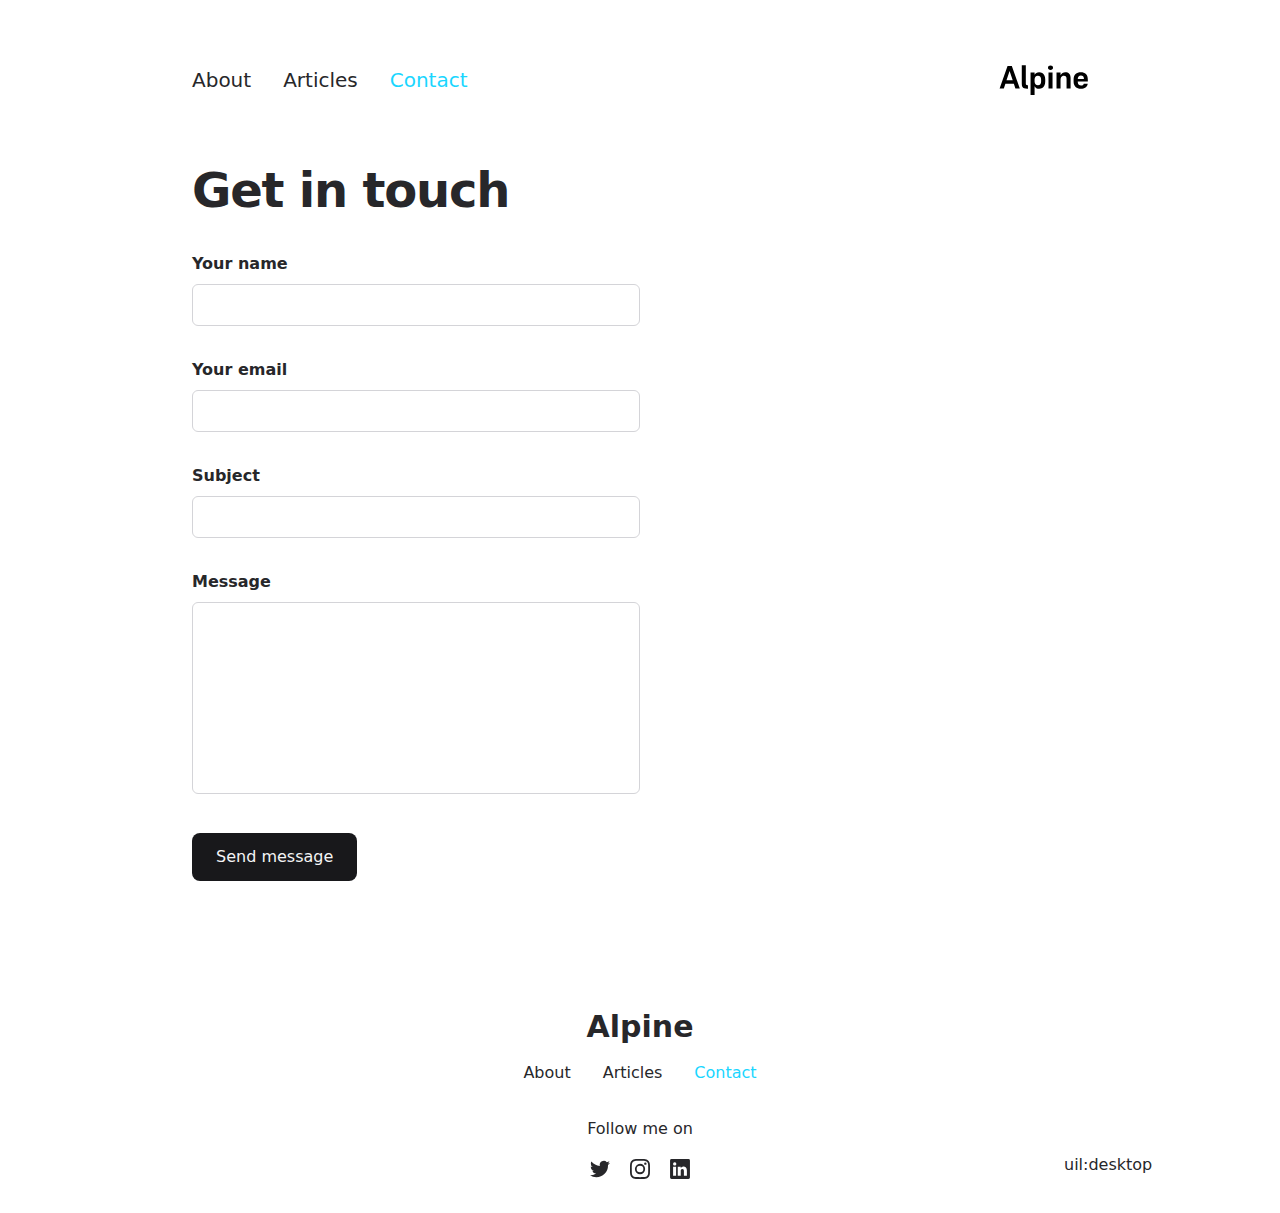
<file: contact/index.html>
<!DOCTYPE html><html lang="en"><head><meta charset="utf-8">
<meta name="viewport" content="width=device-width, initial-scale=1">
<title>Contact</title>
<meta name="twitter:card" content="summary_large_image">
<meta name="description" content="The minimalist blog theme">
<meta property="og:description" content="The minimalist blog theme">
<meta property="og:image" content="/social-card-preview.png">
<meta property="og:image:width" content="400">
<meta property="og:image:height" content="300">
<meta property="og:image:alt" content="An image showcasing my project.">
<meta property="og:title" content="Contact">
<link rel="preload" as="fetch" crossorigin="anonymous" href="/contact/_payload.json">
<link rel="stylesheet" href="/_nuxt/entry.vpLBqkpB.css">
<link rel="stylesheet" href="/_nuxt/DocumentDrivenNotFound.vrm-LeIf.css">
<link rel="stylesheet" href="/_nuxt/ProseH1.ydSsxnd1.css">
<link rel="stylesheet" href="/_nuxt/ContactForm.y5XKpx0H.css">
<link rel="stylesheet" href="/_nuxt/Input.mpsXVt9y.css">
<link rel="stylesheet" href="/_nuxt/Button.t5sZvrhG.css">
<link rel="modulepreload" as="script" crossorigin href="/_nuxt/entry.7-8yZ5C3.js">
<link rel="modulepreload" as="script" crossorigin href="/_nuxt/NuxtImg.j6HmJ6ij.js">
<link rel="modulepreload" as="script" crossorigin href="/_nuxt/document-driven.TBbHc0ti.js">
<link rel="modulepreload" as="script" crossorigin href="/_nuxt/DocumentDrivenEmpty.pxNCbqh4.js">
<link rel="modulepreload" as="script" crossorigin href="/_nuxt/ContentRenderer.u8K2xqK7.js">
<link rel="modulepreload" as="script" crossorigin href="/_nuxt/ContentRendererMarkdown.vue.I-YXmI1u.js">
<link rel="modulepreload" as="script" crossorigin href="/_nuxt/DocumentDrivenNotFound.iusih9hg.js">
<link rel="modulepreload" as="script" crossorigin href="/_nuxt/default.D1usG1d3.js">
<link rel="modulepreload" as="script" crossorigin href="/_nuxt/ContentRendererMarkdown.VXnv0xKB.js">
<link rel="modulepreload" as="script" crossorigin href="/_nuxt/ProseH1.rsdqI1Ha.js">
<link rel="modulepreload" as="script" crossorigin href="/_nuxt/ContactForm.NYhF2_fT.js">
<link rel="modulepreload" as="script" crossorigin href="/_nuxt/Input.Lcg7hqjt.js">
<link rel="modulepreload" as="script" crossorigin href="/_nuxt/Button.9SkET-ss.js">
<link rel="prefetch" as="style" href="/_nuxt/article.WZJbfjsU.css">
<link rel="prefetch" as="style" href="/_nuxt/ProseA.CfEGynMi.css">
<link rel="prefetch" as="script" crossorigin href="/_nuxt/article.6JK_Sn-J.js">
<link rel="prefetch" as="script" crossorigin href="/_nuxt/ProseA.g8S0rBCx.js">
<link rel="prefetch" as="script" crossorigin href="/_nuxt/date.3uOv5BcS.js">
<link rel="prefetch" as="script" crossorigin href="/_nuxt/page.eeSWxQNG.js">
<link rel="prefetch" as="script" crossorigin href="/_nuxt/client-db.NuyR5T99.js">
<link rel="prefetch" as="style" href="/_nuxt/useStudio.5vfyueRC.css">
<link rel="prefetch" as="script" crossorigin href="/_nuxt/useStudio.T7lSa9cQ.js">
<link rel="prefetch" as="style" href="/_nuxt/error-404._LjjY-y0.css">
<link rel="prefetch" as="script" crossorigin href="/_nuxt/error-404.NCGmevcw.js">
<link rel="prefetch" as="style" href="/_nuxt/error-500.Ke0_YfD7.css">
<link rel="prefetch" as="script" crossorigin href="/_nuxt/error-500.QWi96v1z.js">
<script type="module" src="/_nuxt/entry.7-8yZ5C3.js" crossorigin></script><style id="pinceau-runtime-hydratable">@media{.phy[--]{--puid:C62o8o-v;}.pv-18nTso{max-width:var(--elements-container-maxWidth);padding-left:var(--elements-container-padding-mobile);padding-right:var(--elements-container-padding-mobile);}@media (min-width: 475px){.pv-18nTso{padding-left:var(--elements-container-padding-xs);padding-right:var(--elements-container-padding-xs);}}@media (min-width: 640px){.pv-18nTso{padding-left:var(--elements-container-padding-sm);padding-right:var(--elements-container-padding-sm);}}@media (min-width: 768px){.pv-18nTso{padding-left:var(--elements-container-padding-md);padding-right:var(--elements-container-padding-md);}}} </style><style id="pinceau-theme">@media { :root {--pinceau-mq: initial; --alpine-readableLine: 68ch;--alpine-backdrop-backgroundColor: #f4f4f5b3;--prose-code-inline-padding: 0.2rem 0.375rem 0.2rem 0.375rem;--prose-code-block-backdropFilter: contrast(1);--prose-code-block-border-style: solid;--prose-code-block-border-width: 1px;--prose-tbody-tr-borderBottom-style: dashed;--prose-tbody-tr-borderBottom-width: 1px;--prose-th-textAlign: inherit;--prose-thead-borderBottom-style: solid;--prose-thead-borderBottom-width: 1px;--prose-thead-border-style: solid;--prose-thead-border-width: 0px;--prose-table-textAlign: start;--prose-hr-width: 1px;--prose-hr-style: solid;--prose-li-listStylePosition: outside;--prose-ol-li-markerColor: currentColor;--prose-ol-paddingInlineStart: 21px;--prose-ol-listStyleType: decimal;--prose-ul-li-markerColor: currentColor;--prose-ul-paddingInlineStart: 21px;--prose-ul-listStyleType: disc;--prose-blockquote-border-style: solid;--prose-blockquote-border-width: 4px;--prose-blockquote-quotes: '201C' '201D' '2018' '2019';--prose-blockquote-paddingInlineStart: 24px;--prose-a-code-color-hover: currentColor;--prose-a-code-color-static: currentColor;--prose-a-hasCode-borderBottom: none;--prose-a-border-distance: 2px;--prose-a-border-color-hover: currentColor;--prose-a-border-color-static: currentColor;--prose-a-border-style-hover: solid;--prose-a-border-style-static: dashed;--prose-a-border-width: 1px;--prose-a-color-static: inherit;--prose-a-textDecoration: none;--prose-h6-margin: 3rem 0 2rem;--prose-h5-margin: 3rem 0 2rem;--prose-h4-margin: 3rem 0 2rem;--prose-h3-margin: 3rem 0 2rem;--prose-h2-margin: 3rem 0 2rem;--prose-h1-margin: 0 0 2rem;--prose-p-fontSize: 18px;--typography-lead-loose: 2;--typography-lead-relaxed: 1.625;--typography-lead-normal: 1.5;--typography-lead-snug: 1.375;--typography-lead-tight: 1.25;--typography-lead-none: 1;--typography-lead-10: 2.5rem;--typography-lead-9: 2.25rem;--typography-lead-8: 2rem;--typography-lead-7: 1.75rem;--typography-lead-6: 1.5rem;--typography-lead-5: 1.25rem;--typography-lead-4: 1rem;--typography-lead-3: .75rem;--typography-lead-2: .5rem;--typography-lead-1: .025rem;--typography-fontWeight-black: 900;--typography-fontWeight-extrabold: 800;--typography-fontWeight-bold: 700;--typography-fontWeight-semibold: 600;--typography-fontWeight-medium: 500;--typography-fontWeight-normal: 400;--typography-fontWeight-light: 300;--typography-fontWeight-extralight: 200;--typography-fontWeight-thin: 100;--typography-fontSize-9xl: 128px;--typography-fontSize-8xl: 96px;--typography-fontSize-7xl: 72px;--typography-fontSize-6xl: 60px;--typography-fontSize-5xl: 48px;--typography-fontSize-4xl: 36px;--typography-fontSize-3xl: 30px;--typography-fontSize-2xl: 24px;--typography-fontSize-xl: 20px;--typography-fontSize-lg: 18px;--typography-fontSize-base: 16px;--typography-fontSize-sm: 14px;--typography-fontSize-xs: 12px;--typography-letterSpacing-wide: 0.025em;--typography-letterSpacing-tight: -0.025em;--typography-verticalMargin-base: 24px;--typography-verticalMargin-sm: 16px;--elements-border-secondary-hover: [object Object];--elements-backdrop-background: #fffc;--elements-backdrop-filter: saturate(200%) blur(20px);--elements-container-maxWidth: 64rem;--lead-loose: 2;--lead-relaxed: 1.625;--lead-normal: 1.5;--lead-snug: 1.375;--lead-tight: 1.25;--lead-none: 1;--lead-10: 2.5rem;--lead-9: 2.25rem;--lead-8: 2rem;--lead-7: 1.75rem;--lead-6: 1.5rem;--lead-5: 1.25rem;--lead-4: 1rem;--lead-3: .75rem;--lead-2: .5rem;--lead-1: .025rem;--letterSpacing-widest: 0.1em;--letterSpacing-wider: 0.05em;--letterSpacing-wide: 0.025em;--letterSpacing-normal: 0em;--letterSpacing-tight: -0.025em;--letterSpacing-tighter: -0.05em;--fontSize-9xl: 8rem;--fontSize-8xl: 6rem;--fontSize-7xl: 4.5rem;--fontSize-6xl: 3.75rem;--fontSize-5xl: 3rem;--fontSize-4xl: 2.25rem;--fontSize-3xl: 1.875rem;--fontSize-2xl: 1.5rem;--fontSize-xl: 1.25rem;--fontSize-lg: 1.125rem;--fontSize-base: 1rem;--fontSize-sm: 0.875rem;--fontSize-xs: 0.75rem;--fontWeight-black: 900;--fontWeight-extrabold: 800;--fontWeight-bold: 700;--fontWeight-semibold: 600;--fontWeight-medium: 500;--fontWeight-normal: 400;--fontWeight-light: 300;--fontWeight-extralight: 200;--fontWeight-thin: 100;--font-mono: ui-monospace, SFMono-Regular, Menlo, Monaco, Consolas, Liberation Mono, Courier New, monospace;--font-serif: ui-serif, Georgia, Cambria, Times New Roman, Times, serif;--font-sans: ui-sans-serif, system-ui, -apple-system, BlinkMacSystemFont, Segoe UI, Roboto, Helvetica Neue, Arial, Noto Sans, sans-serif, Apple Color Emoji, Segoe UI Emoji, Segoe UI Symbol, Noto Color Emoji;--opacity-total: 1;--opacity-high: 0.8;--opacity-medium: 0.5;--opacity-soft: 0.3;--opacity-light: 0.15;--opacity-bright: 0.1;--opacity-noOpacity: 0;--borderWidth-lg: 3px;--borderWidth-md: 2px;--borderWidth-sm: 1px;--borderWidth-noBorder: 0;--space-rem-875: 0.875rem;--space-rem-625: 0.625rem;--space-rem-375: 0.375rem;--space-rem-125: 0.125rem;--space-px: 1px;--space-128: 32rem;--space-96: 24rem;--space-80: 20rem;--space-72: 18rem;--space-64: 16rem;--space-60: 15rem;--space-56: 14rem;--space-52: 13rem;--space-48: 12rem;--space-44: 11rem;--space-40: 10rem;--space-36: 9rem;--space-32: 8rem;--space-28: 7rem;--space-24: 6rem;--space-20: 5rem;--space-16: 4rem;--space-14: 3.5rem;--space-12: 3rem;--space-11: 2.75rem;--space-10: 2.5rem;--space-9: 2.25rem;--space-8: 2rem;--space-7: 1.75rem;--space-6: 1.5rem;--space-5: 1.25rem;--space-4: 1rem;--space-3: 0.75rem;--space-2: 0.5rem;--space-1: 0.25rem;--space-0: 0px;--size-full: 100%;--size-7xl: 80rem;--size-6xl: 72rem;--size-5xl: 64rem;--size-4xl: 56rem;--size-3xl: 48rem;--size-2xl: 42rem;--size-xl: 36rem;--size-lg: 32rem;--size-md: 28rem;--size-sm: 24rem;--size-xs: 20rem;--size-200: 200px;--size-104: 104px;--size-80: 80px;--size-64: 64px;--size-56: 56px;--size-48: 48px;--size-40: 40px;--size-32: 32px;--size-24: 24px;--size-20: 20px;--size-16: 16px;--size-12: 12px;--size-8: 8px;--size-6: 6px;--size-4: 4px;--size-2: 2px;--size-0: 0px;--radii-full: 9999px;--radii-3xl: 1.75rem;--radii-2xl: 1.5rem;--radii-xl: 1rem;--radii-lg: 0.75rem;--radii-md: 0.5rem;--radii-sm: 0.375rem;--radii-xs: 0.25rem;--radii-2xs: 0.125rem;--radii-none: 0px;--shadow-none: 0px 0px 0px 0px transparent;--shadow-lg: 0px 10px 15px -3px #000000, 0px 4px 6px -4px #000000;--shadow-md: 0px 4px 6px -1px #000000, 0px 2px 4px -2px #000000;--shadow-sm: 0px 1px 3px 0px #000000, 0px 1px 2px -1px #000000;--shadow-xs: 0px 1px 2px 0px #000000;--height-screen: 100vh;--width-screen: 100vw;--color-primary-900: #002e38;--color-primary-800: #005c70;--color-primary-700: #008aa9;--color-primary-600: #00b9e1;--color-primary-500: #1ad6ff;--color-primary-400: #40ddff;--color-primary-300: #66e4ff;--color-primary-200: #8deaff;--color-primary-100: #b3f1ff;--color-primary-50: #d9f8ff;--color-ruby-900: #380011;--color-ruby-800: #700021;--color-ruby-700: #a90032;--color-ruby-600: #e10043;--color-ruby-500: #ff1a5e;--color-ruby-400: #ff4079;--color-ruby-300: #ff6694;--color-ruby-200: #ff8dae;--color-ruby-100: #ffb3c9;--color-ruby-50: #ffd9e4;--color-pink-900: #380025;--color-pink-800: #70004b;--color-pink-700: #a90070;--color-pink-600: #e10095;--color-pink-500: #ff1ab2;--color-pink-400: #ff40bf;--color-pink-300: #ff66cc;--color-pink-200: #ff8dd8;--color-pink-100: #ffb3e5;--color-pink-50: #ffd9f2;--color-purple-900: #190038;--color-purple-800: #330070;--color-purple-700: #4c00a9;--color-purple-600: #6500e1;--color-purple-500: #811aff;--color-purple-400: #9640ff;--color-purple-300: #ab66ff;--color-purple-200: #c08dff;--color-purple-100: #d5b3ff;--color-purple-50: #ead9ff;--color-royalblue-900: #0b0531;--color-royalblue-800: #160a62;--color-royalblue-700: #211093;--color-royalblue-600: #2c15c4;--color-royalblue-500: #4127e8;--color-royalblue-400: #614bec;--color-royalblue-300: #806ff0;--color-royalblue-200: #a093f3;--color-royalblue-100: #c0b7f7;--color-royalblue-50: #dfdbfb;--color-indigoblue-900: #001238;--color-indigoblue-800: #002370;--color-indigoblue-700: #0035a9;--color-indigoblue-600: #0047e1;--color-indigoblue-500: #1a62ff;--color-indigoblue-400: #407cff;--color-indigoblue-300: #6696ff;--color-indigoblue-200: #8db0ff;--color-indigoblue-100: #b3cbff;--color-indigoblue-50: #d9e5ff;--color-blue-900: #002438;--color-blue-800: #004870;--color-blue-700: #006ca9;--color-blue-600: #0090e1;--color-blue-500: #1aadff;--color-blue-400: #40bbff;--color-blue-300: #66c8ff;--color-blue-200: #8dd6ff;--color-blue-100: #b3e4ff;--color-blue-50: #d9f1ff;--color-lightblue-900: #002e38;--color-lightblue-800: #005c70;--color-lightblue-700: #008aa9;--color-lightblue-600: #00b9e1;--color-lightblue-500: #1ad6ff;--color-lightblue-400: #40ddff;--color-lightblue-300: #66e4ff;--color-lightblue-200: #8deaff;--color-lightblue-100: #b3f1ff;--color-lightblue-50: #d9f8ff;--color-teal-900: #062a28;--color-teal-800: #0b544f;--color-teal-700: #117d77;--color-teal-600: #16a79e;--color-teal-500: #1cd1c6;--color-teal-400: #36e4da;--color-teal-300: #5fe9e1;--color-teal-200: #87efe9;--color-teal-100: #aff4f0;--color-teal-50: #d7faf8;--color-pear-900: #2a2b09;--color-pear-800: #545512;--color-pear-700: #7e801b;--color-pear-600: #a8aa24;--color-pear-500: #d0d32f;--color-pear-400: #d8da52;--color-pear-300: #e0e274;--color-pear-200: #e8e997;--color-pear-100: #eff0ba;--color-pear-50: #f7f8dc;--color-red-900: #380300;--color-red-800: #700700;--color-red-700: #a90a00;--color-red-600: #e10e00;--color-red-500: #ff281a;--color-red-400: #ff4c40;--color-red-300: #ff7066;--color-red-200: #ff948d;--color-red-100: #ffb7b3;--color-red-50: #ffdbd9;--color-orange-900: #381800;--color-orange-800: #702f00;--color-orange-700: #a94700;--color-orange-600: #e15e00;--color-orange-500: #ff7a1a;--color-orange-400: #ff9040;--color-orange-300: #ffa666;--color-orange-200: #ffbd8d;--color-orange-100: #ffd3b3;--color-orange-50: #ffe9d9;--color-yellow-900: #362b03;--color-yellow-800: #6d5605;--color-yellow-700: #a38108;--color-yellow-600: #daac0a;--color-yellow-500: #f5c828;--color-yellow-400: #f7d14c;--color-yellow-300: #f8da70;--color-yellow-200: #fae393;--color-yellow-100: #fcedb7;--color-yellow-50: #fdf6db;--color-green-900: #003f25;--color-green-800: #005e38;--color-green-700: #007e4a;--color-green-600: #009d5d;--color-green-500: #00bd6f;--color-green-400: #00dc82;--color-green-300: #30ffaa;--color-green-200: #83ffcc;--color-green-100: #acffdd;--color-green-50: #d6ffee;--color-gray-900: #18181B;--color-gray-800: #27272A;--color-gray-700: #3f3f46;--color-gray-600: #52525B;--color-gray-500: #71717A;--color-gray-400: #a1a1aa;--color-gray-300: #D4d4d8;--color-gray-200: #e4e4e7;--color-gray-100: #f4f4f5;--color-gray-50: #fafafa;--color-black: #0c0c0d;--color-white: #FFFFFF;--media-portrait: only screen and (orientation: portrait);--media-landscape: only screen and (orientation: landscape);--media-rm: (prefers-reduced-motion: reduce);--media-2xl: (min-width: 1536px);--media-xl: (min-width: 1280px);--media-lg: (min-width: 1024px);--media-md: (min-width: 768px);--media-sm: (min-width: 640px);--media-xs: (min-width: 475px);--alpine-body-color: var(--color-gray-800);--alpine-body-backgroundColor: var(--color-white);--prose-code-inline-fontWeight: var(--typography-fontWeight-normal);--prose-code-inline-fontSize: var(--typography-fontSize-sm);--prose-code-inline-borderRadius: var(--radii-xs);--prose-code-block-pre-padding: var(--typography-verticalMargin-sm);--prose-code-block-margin: var(--typography-verticalMargin-base) 0;--prose-code-block-fontSize: var(--typography-fontSize-sm);--prose-tbody-code-inline-fontSize: var(--typography-fontSize-sm);--prose-tbody-td-padding: var(--typography-verticalMargin-sm);--prose-th-fontWeight: var(--typography-fontWeight-semibold);--prose-th-padding: 0 var(--typography-verticalMargin-sm) var(--typography-verticalMargin-sm) var(--typography-verticalMargin-sm);--prose-table-lineHeight: var(--typography-lead-6);--prose-table-fontSize: var(--typography-fontSize-sm);--prose-table-margin: var(--typography-verticalMargin-base) 0;--prose-hr-margin: var(--typography-verticalMargin-base) 0;--prose-li-margin: var(--typography-verticalMargin-sm) 0;--prose-ol-margin: var(--typography-verticalMargin-base) 0;--prose-ul-margin: var(--typography-verticalMargin-base) 0;--prose-blockquote-margin: var(--typography-verticalMargin-base) 0;--prose-a-code-border-style: var(--prose-a-border-style-static);--prose-a-code-border-width: var(--prose-a-border-width);--prose-a-fontWeight: var(--typography-fontWeight-medium);--prose-img-margin: var(--typography-verticalMargin-base) 0;--prose-strong-fontWeight: var(--typography-fontWeight-semibold);--prose-h6-iconSize: var(--typography-fontSize-base);--prose-h6-fontWeight: var(--typography-fontWeight-semibold);--prose-h6-lineHeight: var(--typography-lead-normal);--prose-h6-fontSize: var(--typography-fontSize-lg);--prose-h5-iconSize: var(--typography-fontSize-lg);--prose-h5-fontWeight: var(--typography-fontWeight-semibold);--prose-h5-lineHeight: var(--typography-lead-snug);--prose-h5-fontSize: var(--typography-fontSize-xl);--prose-h4-iconSize: var(--typography-fontSize-lg);--prose-h4-letterSpacing: var(--typography-letterSpacing-tight);--prose-h4-fontWeight: var(--typography-fontWeight-semibold);--prose-h4-lineHeight: var(--typography-lead-snug);--prose-h4-fontSize: var(--typography-fontSize-2xl);--prose-h3-iconSize: var(--typography-fontSize-xl);--prose-h3-letterSpacing: var(--typography-letterSpacing-tight);--prose-h3-fontWeight: var(--typography-fontWeight-semibold);--prose-h3-lineHeight: var(--typography-lead-snug);--prose-h3-fontSize: var(--typography-fontSize-3xl);--prose-h2-iconSize: var(--typography-fontSize-2xl);--prose-h2-letterSpacing: var(--typography-letterSpacing-tight);--prose-h2-fontWeight: var(--typography-fontWeight-semibold);--prose-h2-lineHeight: var(--typography-lead-tight);--prose-h2-fontSize: var(--typography-fontSize-4xl);--prose-h1-iconSize: var(--typography-fontSize-3xl);--prose-h1-letterSpacing: var(--typography-letterSpacing-tight);--prose-h1-fontWeight: var(--typography-fontWeight-bold);--prose-h1-lineHeight: var(--typography-lead-tight);--prose-h1-fontSize: var(--typography-fontSize-5xl);--prose-p-br-margin: var(--typography-verticalMargin-base) 0 0 0;--prose-p-margin: var(--typography-verticalMargin-base) 0;--prose-p-lineHeight: var(--typography-lead-normal);--typography-color-primary-900: var(--color-primary-900);--typography-color-primary-800: var(--color-primary-800);--typography-color-primary-700: var(--color-primary-700);--typography-color-primary-600: var(--color-primary-600);--typography-color-primary-500: var(--color-primary-500);--typography-color-primary-400: var(--color-primary-400);--typography-color-primary-300: var(--color-primary-300);--typography-color-primary-200: var(--color-primary-200);--typography-color-primary-100: var(--color-primary-100);--typography-color-primary-50: var(--color-primary-50);--typography-font-code: var(--font-mono);--typography-font-body: var(--font-sans);--typography-font-display: var(--font-sans);--typography-body-backgroundColor: var(--color-white);--typography-body-color: var(--color-black);--elements-state-danger-borderColor-secondary: var(--color-red-200);--elements-state-danger-borderColor-primary: var(--color-red-100);--elements-state-danger-backgroundColor-secondary: var(--color-red-100);--elements-state-danger-backgroundColor-primary: var(--color-red-50);--elements-state-danger-color-secondary: var(--color-red-600);--elements-state-danger-color-primary: var(--color-red-500);--elements-state-warning-borderColor-secondary: var(--color-yellow-200);--elements-state-warning-borderColor-primary: var(--color-yellow-100);--elements-state-warning-backgroundColor-secondary: var(--color-yellow-100);--elements-state-warning-backgroundColor-primary: var(--color-yellow-50);--elements-state-warning-color-secondary: var(--color-yellow-700);--elements-state-warning-color-primary: var(--color-yellow-600);--elements-state-success-borderColor-secondary: var(--color-green-200);--elements-state-success-borderColor-primary: var(--color-green-100);--elements-state-success-backgroundColor-secondary: var(--color-green-100);--elements-state-success-backgroundColor-primary: var(--color-green-50);--elements-state-success-color-secondary: var(--color-green-600);--elements-state-success-color-primary: var(--color-green-500);--elements-state-info-borderColor-secondary: var(--color-blue-200);--elements-state-info-borderColor-primary: var(--color-blue-100);--elements-state-info-backgroundColor-secondary: var(--color-blue-100);--elements-state-info-backgroundColor-primary: var(--color-blue-50);--elements-state-info-color-secondary: var(--color-blue-600);--elements-state-info-color-primary: var(--color-blue-500);--elements-state-primary-borderColor-secondary: var(--color-primary-200);--elements-state-primary-borderColor-primary: var(--color-primary-100);--elements-state-primary-backgroundColor-secondary: var(--color-primary-100);--elements-state-primary-backgroundColor-primary: var(--color-primary-50);--elements-state-primary-color-secondary: var(--color-primary-700);--elements-state-primary-color-primary: var(--color-primary-600);--elements-surface-secondary-backgroundColor: var(--color-gray-200);--elements-surface-primary-backgroundColor: var(--color-gray-100);--elements-surface-background-base: var(--color-gray-100);--elements-border-secondary-static: var(--color-gray-200);--elements-border-primary-hover: var(--color-gray-200);--elements-border-primary-static: var(--color-gray-100);--elements-container-padding-md: var(--space-16);--elements-container-padding-sm: var(--space-12);--elements-container-padding-xs: var(--space-8);--elements-container-padding-mobile: var(--space-6);--elements-text-secondary-color-hover: var(--color-gray-700);--elements-text-secondary-color-static: var(--color-gray-500);--elements-text-primary-color-static: var(--color-gray-900);--text-6xl-lineHeight: var(--lead-none);--text-6xl-fontSize: var(--fontSize-6xl);--text-5xl-lineHeight: var(--lead-none);--text-5xl-fontSize: var(--fontSize-5xl);--text-4xl-lineHeight: var(--lead-10);--text-4xl-fontSize: var(--fontSize-4xl);--text-3xl-lineHeight: var(--lead-9);--text-3xl-fontSize: var(--fontSize-3xl);--text-2xl-lineHeight: var(--lead-8);--text-2xl-fontSize: var(--fontSize-2xl);--text-xl-lineHeight: var(--lead-7);--text-xl-fontSize: var(--fontSize-xl);--text-lg-lineHeight: var(--lead-7);--text-lg-fontSize: var(--fontSize-lg);--text-base-lineHeight: var(--lead-6);--text-base-fontSize: var(--fontSize-base);--text-sm-lineHeight: var(--lead-5);--text-sm-fontSize: var(--fontSize-sm);--text-xs-lineHeight: var(--lead-4);--text-xs-fontSize: var(--fontSize-xs);--shadow-2xl: 0px 25px 50px -12px var(--color-gray-900);--shadow-xl: 0px 20px 25px -5px var(--color-gray-400), 0px 8px 10px -6px #000000;--color-secondary-900: var(--color-gray-900);--color-secondary-800: var(--color-gray-800);--color-secondary-700: var(--color-gray-700);--color-secondary-600: var(--color-gray-600);--color-secondary-500: var(--color-gray-500);--color-secondary-400: var(--color-gray-400);--color-secondary-300: var(--color-gray-300);--color-secondary-200: var(--color-gray-200);--color-secondary-100: var(--color-gray-100);--color-secondary-50: var(--color-gray-50);--prose-a-code-background-hover: var(--typography-color-primary-50);--prose-a-code-border-color-hover: var(--typography-color-primary-500);--prose-a-color-hover: var(--typography-color-primary-500);--typography-color-secondary-900: var(--color-secondary-900);--typography-color-secondary-800: var(--color-secondary-800);--typography-color-secondary-700: var(--color-secondary-700);--typography-color-secondary-600: var(--color-secondary-600);--typography-color-secondary-500: var(--color-secondary-500);--typography-color-secondary-400: var(--color-secondary-400);--typography-color-secondary-300: var(--color-secondary-300);--typography-color-secondary-200: var(--color-secondary-200);--typography-color-secondary-100: var(--color-secondary-100);--typography-color-secondary-50: var(--color-secondary-50);--prose-code-inline-backgroundColor: var(--typography-color-secondary-100);--prose-code-inline-color: var(--typography-color-secondary-700);--prose-code-block-backgroundColor: var(--typography-color-secondary-100);--prose-code-block-color: var(--typography-color-secondary-700);--prose-code-block-border-color: var(--typography-color-secondary-200);--prose-tbody-tr-borderBottom-color: var(--typography-color-secondary-200);--prose-th-color: var(--typography-color-secondary-600);--prose-thead-borderBottom-color: var(--typography-color-secondary-200);--prose-thead-border-color: var(--typography-color-secondary-300);--prose-hr-color: var(--typography-color-secondary-200);--prose-blockquote-border-color: var(--typography-color-secondary-200);--prose-blockquote-color: var(--typography-color-secondary-500);--prose-a-code-border-color-static: var(--typography-color-secondary-400); } }@media { :root.dark {--pinceau-mq: dark; --alpine-backdrop-backgroundColor: #18181bb3;--prose-code-block-backdropFilter: contrast(1);--prose-ol-li-markerColor: currentColor;--prose-ul-li-markerColor: currentColor;--prose-a-code-color-hover: currentColor;--prose-a-code-color-static: currentColor;--prose-a-border-color-hover: currentColor;--prose-a-border-color-static: currentColor;--prose-a-color-static: inherit;--elements-backdrop-background: #0c0d0ccc;--alpine-body-color: var(--color-gray-200);--alpine-body-backgroundColor: var(--color-black);--typography-body-backgroundColor: var(--color-black);--typography-body-color: var(--color-white);--elements-state-danger-borderColor-secondary: var(--color-red-700);--elements-state-danger-borderColor-primary: var(--color-red-800);--elements-state-danger-backgroundColor-secondary: var(--color-red-800);--elements-state-danger-backgroundColor-primary: var(--color-red-900);--elements-state-danger-color-secondary: var(--color-red-200);--elements-state-danger-color-primary: var(--color-red-300);--elements-state-warning-borderColor-secondary: var(--color-yellow-700);--elements-state-warning-borderColor-primary: var(--color-yellow-800);--elements-state-warning-backgroundColor-secondary: var(--color-yellow-800);--elements-state-warning-backgroundColor-primary: var(--color-yellow-900);--elements-state-warning-color-secondary: var(--color-yellow-200);--elements-state-warning-color-primary: var(--color-yellow-400);--elements-state-success-borderColor-secondary: var(--color-green-700);--elements-state-success-borderColor-primary: var(--color-green-800);--elements-state-success-backgroundColor-secondary: var(--color-green-800);--elements-state-success-backgroundColor-primary: var(--color-green-900);--elements-state-success-color-secondary: var(--color-green-200);--elements-state-success-color-primary: var(--color-green-400);--elements-state-info-borderColor-secondary: var(--color-blue-700);--elements-state-info-borderColor-primary: var(--color-blue-800);--elements-state-info-backgroundColor-secondary: var(--color-blue-800);--elements-state-info-backgroundColor-primary: var(--color-blue-900);--elements-state-info-color-secondary: var(--color-blue-200);--elements-state-info-color-primary: var(--color-blue-400);--elements-state-primary-borderColor-secondary: var(--color-primary-700);--elements-state-primary-borderColor-primary: var(--color-primary-800);--elements-state-primary-backgroundColor-secondary: var(--color-primary-800);--elements-state-primary-backgroundColor-primary: var(--color-primary-900);--elements-state-primary-color-secondary: var(--color-primary-200);--elements-state-primary-color-primary: var(--color-primary-400);--elements-surface-secondary-backgroundColor: var(--color-gray-800);--elements-surface-primary-backgroundColor: var(--color-gray-900);--elements-surface-background-base: var(--color-gray-900);--elements-border-secondary-static: var(--color-gray-800);--elements-border-primary-hover: var(--color-gray-800);--elements-border-primary-static: var(--color-gray-900);--elements-text-secondary-color-hover: var(--color-gray-200);--elements-text-secondary-color-static: var(--color-gray-400);--elements-text-primary-color-static: var(--color-gray-50);--prose-a-code-background-hover: var(--typography-color-primary-900);--prose-a-code-border-color-hover: var(--typography-color-primary-600);--prose-a-color-hover: var(--typography-color-primary-400);--prose-code-inline-backgroundColor: var(--typography-color-secondary-800);--prose-code-inline-color: var(--typography-color-secondary-200);--prose-code-block-backgroundColor: var(--typography-color-secondary-900);--prose-code-block-color: var(--typography-color-secondary-200);--prose-code-block-border-color: var(--typography-color-secondary-800);--prose-tbody-tr-borderBottom-color: var(--typography-color-secondary-800);--prose-th-color: var(--typography-color-secondary-400);--prose-thead-borderBottom-color: var(--typography-color-secondary-800);--prose-thead-border-color: var(--typography-color-secondary-600);--prose-hr-color: var(--typography-color-secondary-800);--prose-blockquote-border-color: var(--typography-color-secondary-700);--prose-blockquote-color: var(--typography-color-secondary-400);--prose-a-code-border-color-static: var(--typography-color-secondary-600); } }</style><script>"use strict";(()=>{const a=window,e=document.documentElement,m=["dark","light"],c=window&&window.localStorage&&window.localStorage.getItem&&window.localStorage.getItem("nuxt-color-mode")||"system";let n=c==="system"?d():c;const l=e.getAttribute("data-color-mode-forced");l&&(n=l),i(n),a["__NUXT_COLOR_MODE__"]={preference:c,value:n,getColorScheme:d,addColorScheme:i,removeColorScheme:f};function i(o){const t=""+o+"",s="";e.classList?e.classList.add(t):e.className+=" "+t,s&&e.setAttribute("data-"+s,o)}function f(o){const t=""+o+"",s="";e.classList?e.classList.remove(t):e.className=e.className.replace(new RegExp(t,"g"),""),s&&e.removeAttribute("data-"+s)}function r(o){return a.matchMedia("(prefers-color-scheme"+o+")")}function d(){if(a.matchMedia&&r("").media!=="not all"){for(const o of m)if(r(":"+o).matches)return o}return"light"}})();
</script></head><body><div id="__nuxt"><div class="container pv-18nTso pc-C62o8o app-layout" data-v-b903d8ac data-v-e3e91b26><!--[--><div class="nuxt-progress" style="width:0%;height:3px;opacity:0;background-size:Infinity% auto;" data-v-b903d8ac></div><header class="right" data-v-b903d8ac data-v-248428b8><div class="menu" data-v-248428b8><button aria-label="Navigation Menu" data-v-248428b8><svg width="24" height="24" viewBox="0 0 68 68" fill="currentColor" xmlns="http://www.w3.org/2000/svg" data-v-248428b8><path d="M8 34C8 32.1362 8 31.2044 8.30448 30.4693C8.71046 29.4892 9.48915 28.7105 10.4693 28.3045C11.2044 28 12.1362 28 14 28C15.8638 28 16.7956 28 17.5307 28.3045C18.5108 28.7105 19.2895 29.4892 19.6955 30.4693C20 31.2044 20 32.1362 20 34C20 35.8638 20 36.7956 19.6955 37.5307C19.2895 38.5108 18.5108 39.2895 17.5307 39.6955C16.7956 40 15.8638 40 14 40C12.1362 40 11.2044 40 10.4693 39.6955C9.48915 39.2895 8.71046 38.5108 8.30448 37.5307C8 36.7956 8 35.8638 8 34Z" data-v-248428b8></path><path d="M28 34C28 32.1362 28 31.2044 28.3045 30.4693C28.7105 29.4892 29.4892 28.7105 30.4693 28.3045C31.2044 28 32.1362 28 34 28C35.8638 28 36.7956 28 37.5307 28.3045C38.5108 28.7105 39.2895 29.4892 39.6955 30.4693C40 31.2044 40 32.1362 40 34C40 35.8638 40 36.7956 39.6955 37.5307C39.2895 38.5108 38.5108 39.2895 37.5307 39.6955C36.7956 40 35.8638 40 34 40C32.1362 40 31.2044 40 30.4693 39.6955C29.4892 39.2895 28.7105 38.5108 28.3045 37.5307C28 36.7956 28 35.8638 28 34Z" data-v-248428b8></path><path d="M48 34C48 32.1362 48 31.2044 48.3045 30.4693C48.7105 29.4892 49.4892 28.7105 50.4693 28.3045C51.2044 28 52.1362 28 54 28C55.8638 28 56.7956 28 57.5307 28.3045C58.5108 28.7105 59.2895 29.4892 59.6955 30.4693C60 31.2044 60 32.1362 60 34C60 35.8638 60 36.7956 59.6955 37.5307C59.2895 38.5108 58.5108 39.2895 57.5307 39.6955C56.7956 40 55.8638 40 54 40C52.1362 40 51.2044 40 50.4693 39.6955C49.4892 39.2895 48.7105 38.5108 48.3045 37.5307C48 36.7956 48 35.8638 48 34Z" data-v-248428b8></path></svg></button></div><div class="overlay" data-v-248428b8><nav data-v-248428b8 data-v-57c718d0><ul data-v-57c718d0><!--[--><li data-v-57c718d0><a href="/" class="" data-v-57c718d0><span class="underline-fx" data-v-57c718d0></span> About</a></li><li data-v-57c718d0><a href="/articles" class="" data-v-57c718d0><span class="underline-fx" data-v-57c718d0></span> Articles</a></li><li data-v-57c718d0><a aria-current="page" href="/contact" class="router-link-active router-link-exact-active" data-v-57c718d0><span class="underline-fx" data-v-57c718d0></span> Contact</a></li><!--]--></ul></nav></div><div class="logo" data-v-248428b8><a href="/" class="" data-v-248428b8><img src="/logo-dark.svg" class="dark-img" alt="alpine" width="89" height="31" data-v-248428b8><img src="/logo.svg" class="light-img" alt="alpine" width="89" height="31" data-v-248428b8></a></div><div class="main-nav" data-v-248428b8><nav data-v-248428b8 data-v-57c718d0><ul data-v-57c718d0><!--[--><li data-v-57c718d0><a href="/" class="" data-v-57c718d0><span class="underline-fx" data-v-57c718d0></span> About</a></li><li data-v-57c718d0><a href="/articles" class="" data-v-57c718d0><span class="underline-fx" data-v-57c718d0></span> Articles</a></li><li data-v-57c718d0><a aria-current="page" href="/contact" class="router-link-active router-link-exact-active" data-v-57c718d0><span class="underline-fx" data-v-57c718d0></span> Contact</a></li><!--]--></ul></nav></div></header><!--[--><div class="document-driven-page"><main><!--[--><div><h1 id="get-in-touch" data-v-d10381ce><a aria-current="page" href="/contact#get-in-touch" class="router-link-active router-link-exact-active" data-v-d10381ce><!--[-->Get in touch<!--]--><!----></a></h1><form class="contact-form" method="POST" action data-v-4c45bd78><div class="inputs" data-v-4c45bd78><!--[--><div data-v-4c45bd78 data-v-91aa7fa4><label for="name" data-v-91aa7fa4>Your name</label><input id="name" name="name" value="" type="text" placeholder="" data-v-91aa7fa4></div><div data-v-4c45bd78 data-v-91aa7fa4><label for="email" data-v-91aa7fa4>Your email</label><input id="email" name="email" value="" type="email" placeholder="" data-v-91aa7fa4></div><div data-v-4c45bd78 data-v-91aa7fa4><label for="subject" data-v-91aa7fa4>Subject</label><input id="subject" name="subject" value="" type="text" placeholder="" data-v-91aa7fa4></div><div data-v-4c45bd78 data-v-91aa7fa4><label for="message" data-v-91aa7fa4>Message</label><textarea id="message" name="message" type="textarea" placeholder="" data-v-91aa7fa4></textarea></div><!--]--></div><div data-v-4c45bd78><button type="submit" disabled data-v-4c45bd78 data-v-6f76bc8c><!--[-->Send message<!--]--></button></div></form></div><!--]--></main></div><!--]--><footer class="center" data-v-b903d8ac data-v-77802ae2><a href="https://www.github.com/nuxt-themes/alpine" rel="noopener noreferrer" class="credits" data-v-77802ae2>Alpine</a><div class="navigation" data-v-77802ae2><nav data-v-77802ae2 data-v-57c718d0><ul data-v-57c718d0><!--[--><li data-v-57c718d0><a href="/" class="" data-v-57c718d0><span class="underline-fx" data-v-57c718d0></span> About</a></li><li data-v-57c718d0><a href="/articles" class="" data-v-57c718d0><span class="underline-fx" data-v-57c718d0></span> Articles</a></li><li data-v-57c718d0><a aria-current="page" href="/contact" class="router-link-active router-link-exact-active" data-v-57c718d0><span class="underline-fx" data-v-57c718d0></span> Contact</a></li><!--]--></ul></nav></div><p class="message" data-v-77802ae2>Follow me on</p><div class="icons" data-v-77802ae2><div class="social" data-v-77802ae2><!--[--><a href="https://twitter.com/nuxtlabs" rel="noopener noreferrer" target="_blank" title="nuxtlabs" aria-label="nuxtlabs" data-v-058b940d><svg xmlns="http://www.w3.org/2000/svg" xmlns:xlink="http://www.w3.org/1999/xlink" aria-hidden="true" role="img" class="icon" data-v-058b940d style="" width="1em" height="1em" viewBox="0 0 24 24" data-v-60a64bd7><path fill="currentColor" d="M22 5.8a8.49 8.49 0 0 1-2.36.64a4.13 4.13 0 0 0 1.81-2.27a8.21 8.21 0 0 1-2.61 1a4.1 4.1 0 0 0-7 3.74a11.64 11.64 0 0 1-8.45-4.29a4.16 4.16 0 0 0-.55 2.07a4.09 4.09 0 0 0 1.82 3.41a4.05 4.05 0 0 1-1.86-.51v.05a4.1 4.1 0 0 0 3.3 4a3.93 3.93 0 0 1-1.1.17a4.9 4.9 0 0 1-.77-.07a4.11 4.11 0 0 0 3.83 2.84A8.22 8.22 0 0 1 3 18.34a7.93 7.93 0 0 1-1-.06a11.57 11.57 0 0 0 6.29 1.85A11.59 11.59 0 0 0 20 8.45v-.53a8.43 8.43 0 0 0 2-2.12"/></svg></a><a href="https://instagram.com/atinuxt" rel="noopener noreferrer" target="_blank" title="atinuxt" aria-label="atinuxt" data-v-058b940d><svg xmlns="http://www.w3.org/2000/svg" xmlns:xlink="http://www.w3.org/1999/xlink" aria-hidden="true" role="img" class="icon" data-v-058b940d style="" width="1em" height="1em" viewBox="0 0 24 24" data-v-60a64bd7><path fill="currentColor" d="M17.34 5.46a1.2 1.2 0 1 0 1.2 1.2a1.2 1.2 0 0 0-1.2-1.2m4.6 2.42a7.59 7.59 0 0 0-.46-2.43a4.94 4.94 0 0 0-1.16-1.77a4.7 4.7 0 0 0-1.77-1.15a7.3 7.3 0 0 0-2.43-.47C15.06 2 14.72 2 12 2s-3.06 0-4.12.06a7.3 7.3 0 0 0-2.43.47a4.78 4.78 0 0 0-1.77 1.15a4.7 4.7 0 0 0-1.15 1.77a7.3 7.3 0 0 0-.47 2.43C2 8.94 2 9.28 2 12s0 3.06.06 4.12a7.3 7.3 0 0 0 .47 2.43a4.7 4.7 0 0 0 1.15 1.77a4.78 4.78 0 0 0 1.77 1.15a7.3 7.3 0 0 0 2.43.47C8.94 22 9.28 22 12 22s3.06 0 4.12-.06a7.3 7.3 0 0 0 2.43-.47a4.7 4.7 0 0 0 1.77-1.15a4.85 4.85 0 0 0 1.16-1.77a7.59 7.59 0 0 0 .46-2.43c0-1.06.06-1.4.06-4.12s0-3.06-.06-4.12M20.14 16a5.61 5.61 0 0 1-.34 1.86a3.06 3.06 0 0 1-.75 1.15a3.19 3.19 0 0 1-1.15.75a5.61 5.61 0 0 1-1.86.34c-1 .05-1.37.06-4 .06s-3 0-4-.06a5.73 5.73 0 0 1-1.94-.3a3.27 3.27 0 0 1-1.1-.75a3 3 0 0 1-.74-1.15a5.54 5.54 0 0 1-.4-1.9c0-1-.06-1.37-.06-4s0-3 .06-4a5.54 5.54 0 0 1 .35-1.9A3 3 0 0 1 5 5a3.14 3.14 0 0 1 1.1-.8A5.73 5.73 0 0 1 8 3.86c1 0 1.37-.06 4-.06s3 0 4 .06a5.61 5.61 0 0 1 1.86.34a3.06 3.06 0 0 1 1.19.8a3.06 3.06 0 0 1 .75 1.1a5.61 5.61 0 0 1 .34 1.9c.05 1 .06 1.37.06 4s-.01 3-.06 4M12 6.87A5.13 5.13 0 1 0 17.14 12A5.12 5.12 0 0 0 12 6.87m0 8.46A3.33 3.33 0 1 1 15.33 12A3.33 3.33 0 0 1 12 15.33"/></svg></a><a href="https://www.linkedin.com/company/nuxtlabs" rel="noopener noreferrer" target="_blank" title="LinkedIn" aria-label="LinkedIn" data-v-058b940d><svg xmlns="http://www.w3.org/2000/svg" xmlns:xlink="http://www.w3.org/1999/xlink" aria-hidden="true" role="img" class="icon" data-v-058b940d style="" width="1em" height="1em" viewBox="0 0 24 24" data-v-60a64bd7><path fill="currentColor" d="M20.47 2H3.53a1.45 1.45 0 0 0-1.47 1.43v17.14A1.45 1.45 0 0 0 3.53 22h16.94a1.45 1.45 0 0 0 1.47-1.43V3.43A1.45 1.45 0 0 0 20.47 2M8.09 18.74h-3v-9h3ZM6.59 8.48a1.56 1.56 0 1 1 0-3.12a1.57 1.57 0 1 1 0 3.12m12.32 10.26h-3v-4.83c0-1.21-.43-2-1.52-2A1.65 1.65 0 0 0 12.85 13a2 2 0 0 0-.1.73v5h-3v-9h3V11a3 3 0 0 1 2.71-1.5c2 0 3.45 1.29 3.45 4.06Z"/></svg></a><!--]--></div><div class="color-mode-switch" data-v-77802ae2><button aria-label="Color Mode" data-v-77802ae2 data-v-a88c499e><span data-v-a88c499e></span></button></div></div></footer><!--]--></div></div><script type="application/json" id="__NUXT_DATA__" data-ssr="true" data-src="/contact/_payload.json">[{"state":1,"once":92,"_errors":94,"serverRendered":65,"path":7,"prerenderedAt":96},["Reactive",2],{"$sdd-pages":3,"$sdd-surrounds":37,"$sdd-globals":61,"$scolor-mode":63,"$sdd-navigation":66,"$sicons":83},["ShallowRef",4],["ShallowReactive",5],{"/contact":6},{"_path":7,"_dir":8,"_draft":9,"_partial":9,"_locale":8,"title":10,"description":8,"layout":11,"body":12,"_type":32,"_id":33,"_source":34,"_file":35,"_extension":36},"/contact","",false,"Contact","default",{"type":13,"children":14,"toc":29},"root",[15,24],{"type":16,"tag":17,"props":18,"children":20},"element","h1",{"id":19},"get-in-touch",[21],{"type":22,"value":23},"text","Get in touch",{"type":16,"tag":25,"props":26,"children":28},"contact-form",{":fields":27},"[{\"type\":\"text\",\"name\":\"name\",\"label\":\"Your name\",\"required\":true},{\"type\":\"email\",\"name\":\"email\",\"label\":\"Your email\",\"required\":true},{\"type\":\"text\",\"name\":\"subject\",\"label\":\"Subject\",\"required\":false},{\"type\":\"textarea\",\"name\":\"message\",\"label\":\"Message\",\"required\":true}]",[],{"title":8,"searchDepth":30,"depth":30,"links":31},2,[],"markdown","content:3.contact.md","content","3.contact.md","md",["ShallowRef",38],["ShallowReactive",39],{"/contact":40},[41,47],{"_path":42,"_dir":8,"_draft":9,"_partial":9,"_locale":8,"title":43,"description":8,"layout":44,"_type":32,"_id":45,"_source":34,"_file":46,"_extension":36},"/articles","Articles","page","content:2.articles.md","2.articles.md",{"_path":48,"_dir":49,"_draft":9,"_partial":9,"_locale":8,"title":50,"description":51,"cover":52,"author":53,"date":57,"layout":58,"_type":32,"_id":59,"_source":34,"_file":60,"_extension":36},"/articles/get-started","articles","Get started with Alpine","Creating a blog with Alpine is a command away, as well as deploying to many platforms.","/articles/get-started.webp",{"name":54,"avatarUrl":55,"link":56},"Sébastien Chopin","https://pbs.twimg.com/profile_images/1042510623962275840/1Iw_Mvud_400x400.jpg","https://twitter.com/atinux","2022-08-23T00:00:00.000Z","article","content:articles:1.get-started.md","articles/1.get-started.md",["ShallowRef",62],{},{"preference":64,"value":64,"unknown":65,"forced":9},"system",true,[67,70,82],{"title":68,"_path":69,"layout":11},"About","/",{"title":43,"_path":42,"children":71,"layout":44},[72,73,76,79],{"title":50,"_path":48,"layout":58},{"title":74,"_path":75,"layout":58},"Configure Alpine","/articles/configure",{"title":77,"_path":78,"layout":58},"Write Articles","/articles/write-articles",{"title":80,"_path":81,"layout":58},"Customize Alpine","/articles/design-tokens",{"title":10,"_path":7,"layout":11},{"uil:twitter":84,"uil:instagram":88,"uil:linkedin":90},{"left":85,"top":85,"width":86,"height":86,"rotate":85,"vFlip":9,"hFlip":9,"body":87},0,24,"\u003Cpath fill=\"currentColor\" d=\"M22 5.8a8.49 8.49 0 0 1-2.36.64a4.13 4.13 0 0 0 1.81-2.27a8.21 8.21 0 0 1-2.61 1a4.1 4.1 0 0 0-7 3.74a11.64 11.64 0 0 1-8.45-4.29a4.16 4.16 0 0 0-.55 2.07a4.09 4.09 0 0 0 1.82 3.41a4.05 4.05 0 0 1-1.86-.51v.05a4.1 4.1 0 0 0 3.3 4a3.93 3.93 0 0 1-1.1.17a4.9 4.9 0 0 1-.77-.07a4.11 4.11 0 0 0 3.83 2.84A8.22 8.22 0 0 1 3 18.34a7.93 7.93 0 0 1-1-.06a11.57 11.57 0 0 0 6.29 1.85A11.59 11.59 0 0 0 20 8.45v-.53a8.43 8.43 0 0 0 2-2.12\"/>",{"left":85,"top":85,"width":86,"height":86,"rotate":85,"vFlip":9,"hFlip":9,"body":89},"\u003Cpath fill=\"currentColor\" d=\"M17.34 5.46a1.2 1.2 0 1 0 1.2 1.2a1.2 1.2 0 0 0-1.2-1.2m4.6 2.42a7.59 7.59 0 0 0-.46-2.43a4.94 4.94 0 0 0-1.16-1.77a4.7 4.7 0 0 0-1.77-1.15a7.3 7.3 0 0 0-2.43-.47C15.06 2 14.72 2 12 2s-3.06 0-4.12.06a7.3 7.3 0 0 0-2.43.47a4.78 4.78 0 0 0-1.77 1.15a4.7 4.7 0 0 0-1.15 1.77a7.3 7.3 0 0 0-.47 2.43C2 8.94 2 9.28 2 12s0 3.06.06 4.12a7.3 7.3 0 0 0 .47 2.43a4.7 4.7 0 0 0 1.15 1.77a4.78 4.78 0 0 0 1.77 1.15a7.3 7.3 0 0 0 2.43.47C8.94 22 9.28 22 12 22s3.06 0 4.12-.06a7.3 7.3 0 0 0 2.43-.47a4.7 4.7 0 0 0 1.77-1.15a4.85 4.85 0 0 0 1.16-1.77a7.59 7.59 0 0 0 .46-2.43c0-1.06.06-1.4.06-4.12s0-3.06-.06-4.12M20.14 16a5.61 5.61 0 0 1-.34 1.86a3.06 3.06 0 0 1-.75 1.15a3.19 3.19 0 0 1-1.15.75a5.61 5.61 0 0 1-1.86.34c-1 .05-1.37.06-4 .06s-3 0-4-.06a5.73 5.73 0 0 1-1.94-.3a3.27 3.27 0 0 1-1.1-.75a3 3 0 0 1-.74-1.15a5.54 5.54 0 0 1-.4-1.9c0-1-.06-1.37-.06-4s0-3 .06-4a5.54 5.54 0 0 1 .35-1.9A3 3 0 0 1 5 5a3.14 3.14 0 0 1 1.1-.8A5.73 5.73 0 0 1 8 3.86c1 0 1.37-.06 4-.06s3 0 4 .06a5.61 5.61 0 0 1 1.86.34a3.06 3.06 0 0 1 1.19.8a3.06 3.06 0 0 1 .75 1.1a5.61 5.61 0 0 1 .34 1.9c.05 1 .06 1.37.06 4s-.01 3-.06 4M12 6.87A5.13 5.13 0 1 0 17.14 12A5.12 5.12 0 0 0 12 6.87m0 8.46A3.33 3.33 0 1 1 15.33 12A3.33 3.33 0 0 1 12 15.33\"/>",{"left":85,"top":85,"width":86,"height":86,"rotate":85,"vFlip":9,"hFlip":9,"body":91},"\u003Cpath fill=\"currentColor\" d=\"M20.47 2H3.53a1.45 1.45 0 0 0-1.47 1.43v17.14A1.45 1.45 0 0 0 3.53 22h16.94a1.45 1.45 0 0 0 1.47-1.43V3.43A1.45 1.45 0 0 0 20.47 2M8.09 18.74h-3v-9h3ZM6.59 8.48a1.56 1.56 0 1 1 0-3.12a1.57 1.57 0 1 1 0 3.12m12.32 10.26h-3v-4.83c0-1.21-.43-2-1.52-2A1.65 1.65 0 0 0 12.85 13a2 2 0 0 0-.1.73v5h-3v-9h3V11a3 3 0 0 1 2.71-1.5c2 0 3.45 1.29 3.45 4.06Z\"/>",["Reactive",93],["Set"],["Reactive",95],{},1707323738100]</script>
<script>window.__NUXT__={};window.__NUXT__.config={public:{FORMSPREE_URL:"",plausible:{hashMode:false,trackLocalhost:false,domain:"",apiHost:"https://plausible.io",autoPageviews:true,autoOutboundTracking:false},studio:{apiURL:"https://api.nuxt.studio"},mdc:{components:{prose:true,map:{p:"prose-p",a:"prose-a",blockquote:"prose-blockquote","code-inline":"prose-code-inline",code:"ProseCodeInline",em:"prose-em",h1:"prose-h1",h2:"prose-h2",h3:"prose-h3",h4:"prose-h4",h5:"prose-h5",h6:"prose-h6",hr:"prose-hr",img:"prose-img",ul:"prose-ul",ol:"prose-ol",li:"prose-li",strong:"prose-strong",table:"prose-table",thead:"prose-thead",tbody:"prose-tbody",td:"prose-td",th:"prose-th",tr:"prose-tr"}},headings:{anchorLinks:{h1:false,h2:true,h3:true,h4:true,h5:false,h6:false}}},content:{locales:[],defaultLocale:"",integrity:1707323709239,experimental:{stripQueryParameters:false,advanceQuery:false,clientDB:false},respectPathCase:false,api:{baseURL:"/api/_content"},navigation:{fields:["navTitle","layout"]},tags:{p:"prose-p",a:"prose-a",blockquote:"prose-blockquote","code-inline":"prose-code-inline",code:"ProseCodeInline",em:"prose-em",h1:"prose-h1",h2:"prose-h2",h3:"prose-h3",h4:"prose-h4",h5:"prose-h5",h6:"prose-h6",hr:"prose-hr",img:"prose-img",ul:"prose-ul",ol:"prose-ol",li:"prose-li",strong:"prose-strong",table:"prose-table",thead:"prose-thead",tbody:"prose-tbody",td:"prose-td",th:"prose-th",tr:"prose-tr"},highlight:{theme:{default:"github-light",dark:"github-dark"},preload:["json","js","ts","html","css","vue","diff","shell","markdown","yaml","bash","ini","c","cpp"],highlighter:"shiki",langs:["js","jsx","json","ts","tsx","vue","css","html","vue","bash","md","mdc","yaml","json","js","ts","html","css","vue","diff","shell","markdown","yaml","bash","ini","c","cpp"]},wsUrl:"",documentDriven:{page:true,navigation:true,surround:true,globals:{},layoutFallbacks:["theme"],injectPage:true},host:"",trailingSlash:false,search:"",contentHead:true,anchorLinks:{depth:4,exclude:[1]}}},app:{baseURL:"/",buildAssetsDir:"/_nuxt/",cdnURL:""}}</script></body></html>
</file>
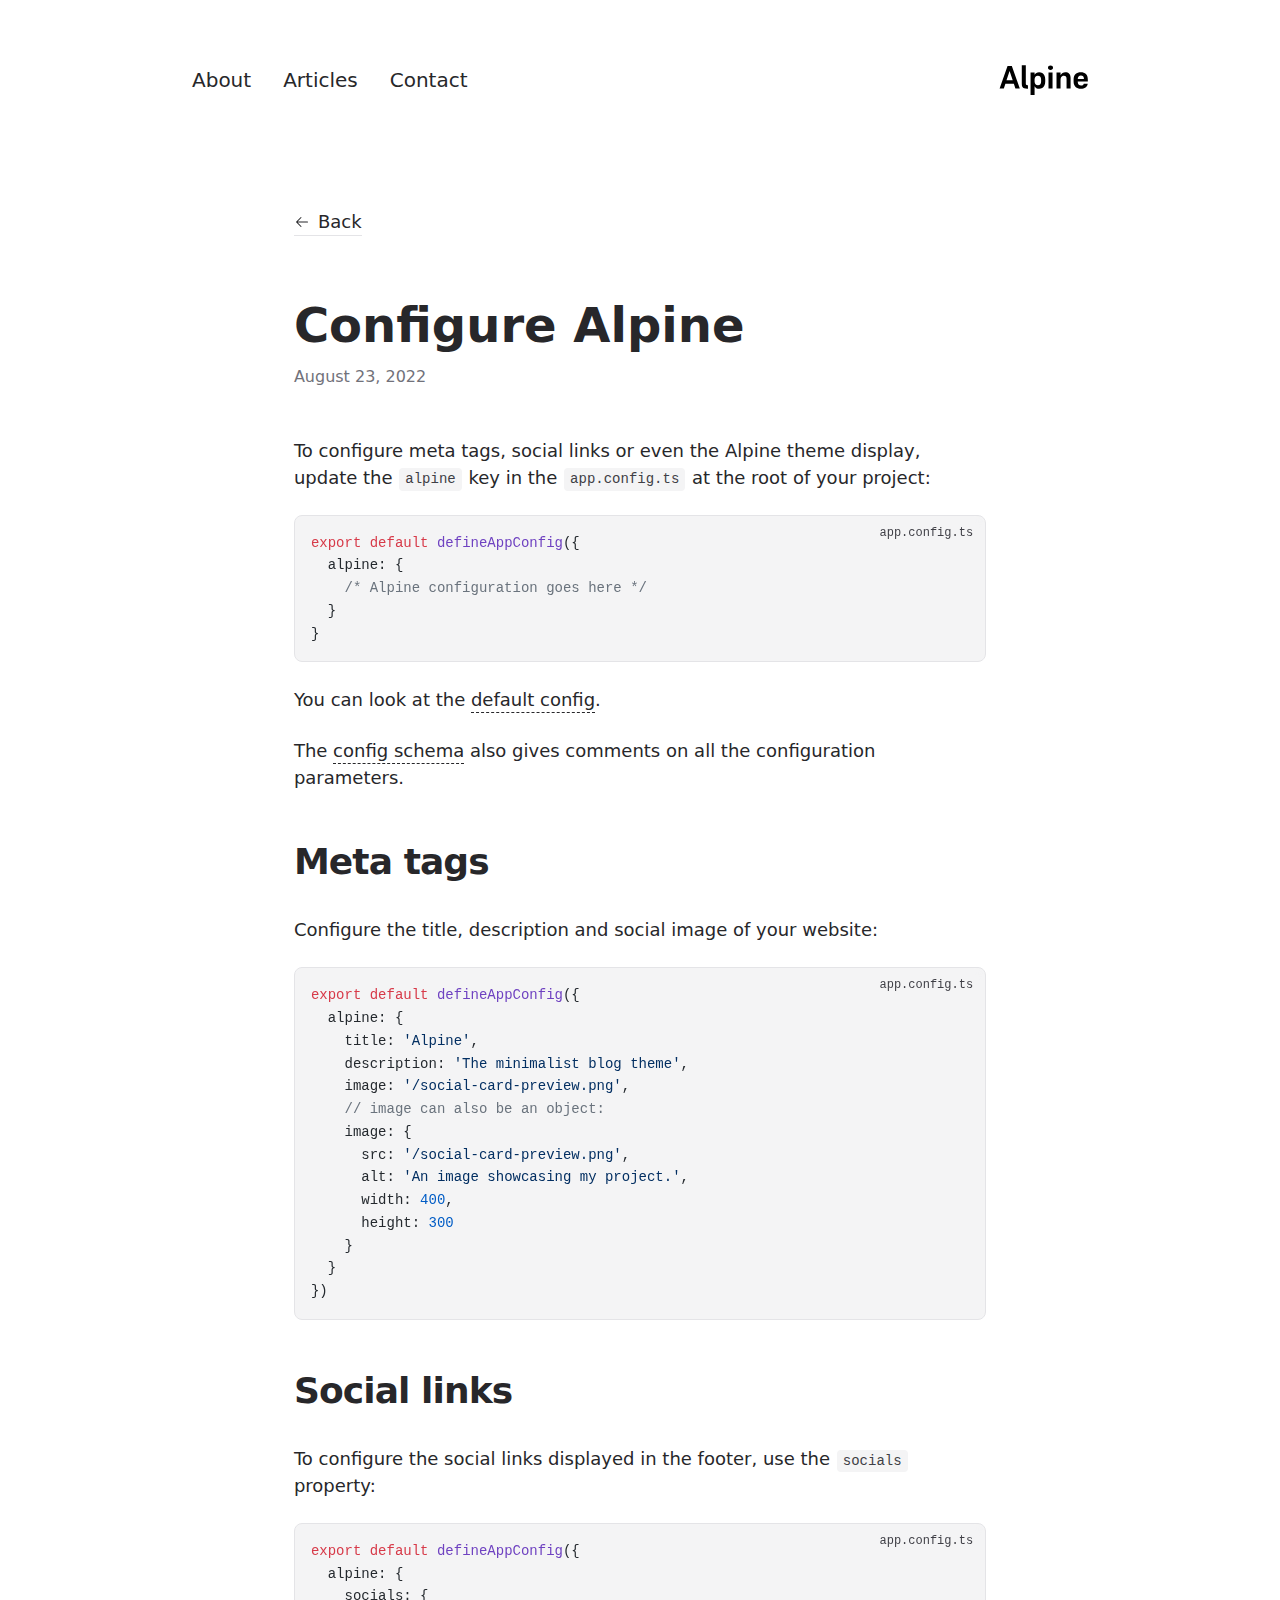
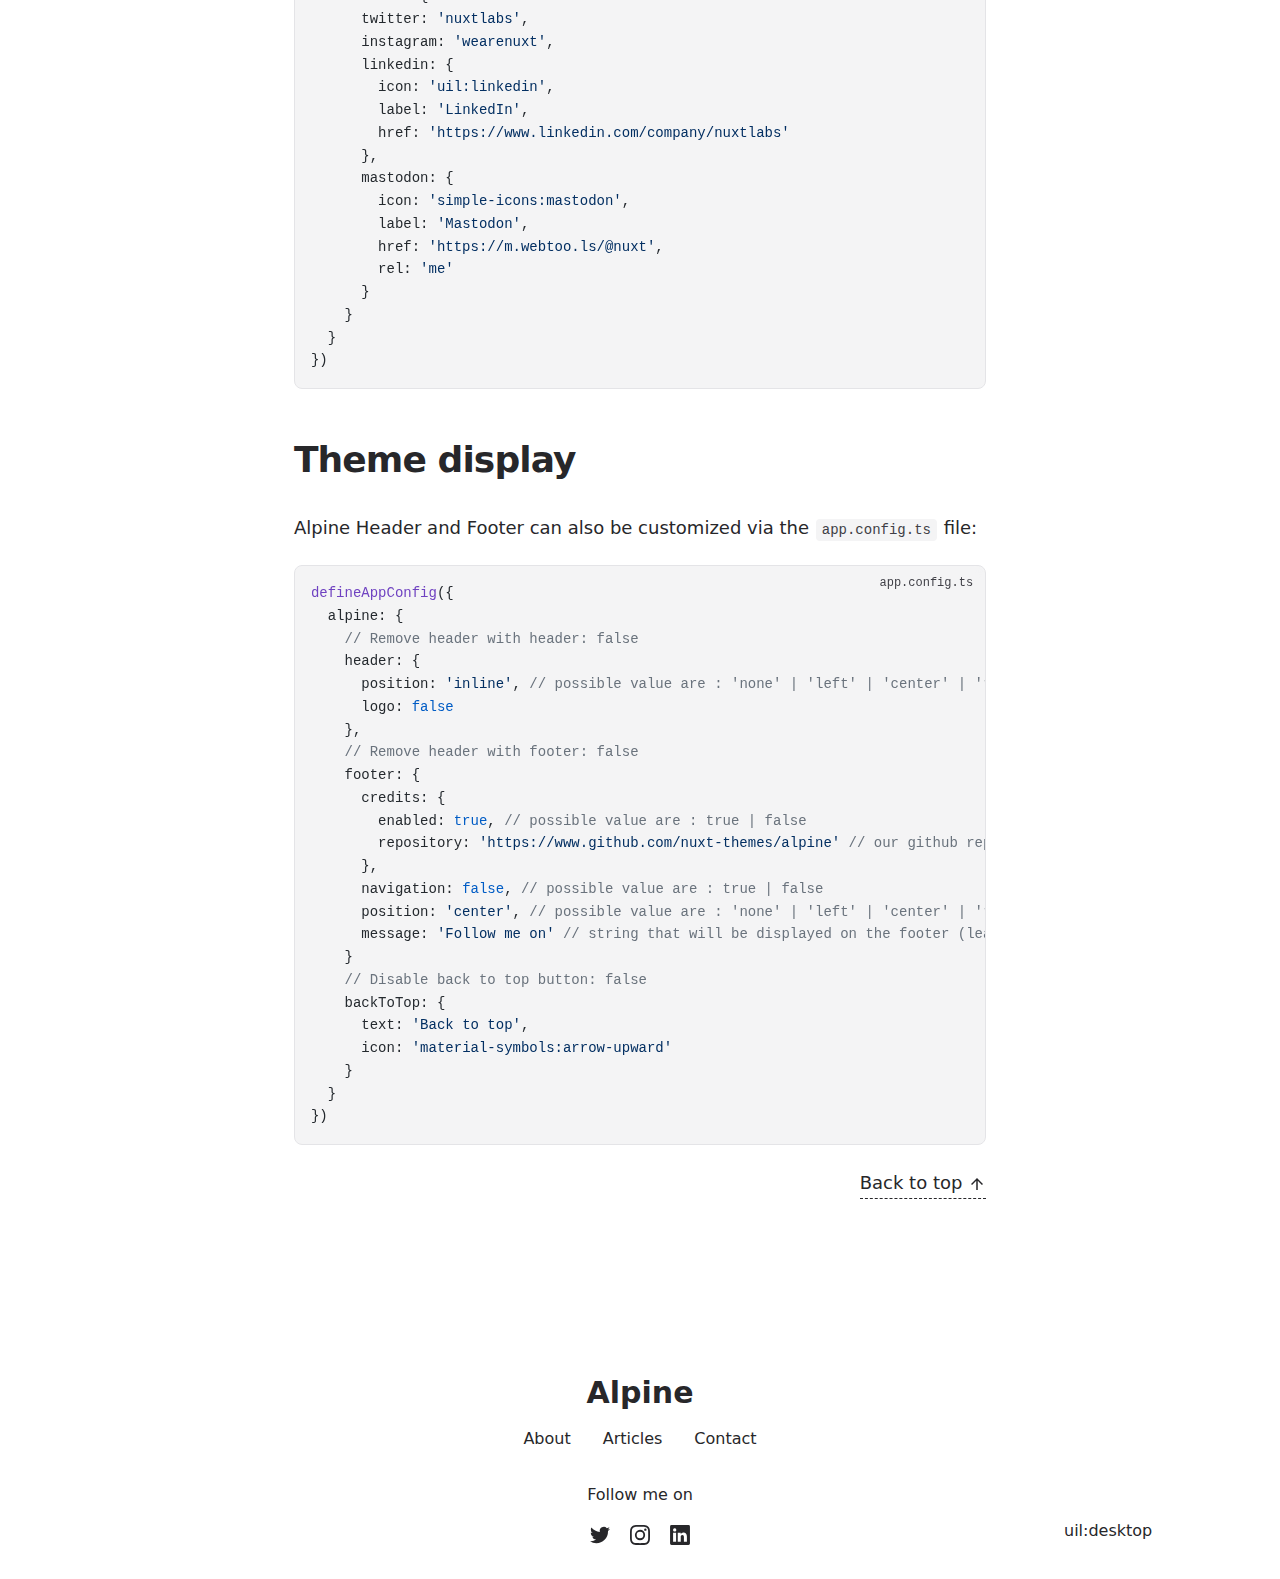
<file: articles/configure/index.html>
<!DOCTYPE html><html lang="en"><head><meta charset="utf-8">
<meta name="viewport" content="width=device-width, initial-scale=1">
<title>Configure Alpine</title>
<meta name="twitter:card" content="summary_large_image">
<meta property="og:image:width" content="400">
<meta property="og:image:height" content="300">
<meta property="og:image:alt" content="An image showcasing my project.">
<meta property="og:title" content="Configure Alpine">
<meta name="description" content="Learn how to configure Alpine with the app.config.ts file.">
<meta property="og:description" content="Learn how to configure Alpine with the app.config.ts file.">
<meta property="og:image" content="/articles/configure-alpine.webp">
<link rel="preload" as="fetch" crossorigin="anonymous" href="/articles/configure/_payload.json">
<link rel="stylesheet" href="/_nuxt/entry.vpLBqkpB.css">
<link rel="stylesheet" href="/_nuxt/DocumentDrivenNotFound.vrm-LeIf.css">
<link rel="stylesheet" href="/_nuxt/article.WZJbfjsU.css">
<link rel="stylesheet" href="/_nuxt/ProseA.CfEGynMi.css">
<link rel="stylesheet" href="/_nuxt/ProseH1.ydSsxnd1.css">
<link rel="stylesheet" href="/_nuxt/ProseP.d-xmvCnx.css">
<link rel="stylesheet" href="/_nuxt/ProseCodeInline.EBmtvcGl.css">
<link rel="stylesheet" href="/_nuxt/ProsePre.nIRUQbb-.css">
<link rel="stylesheet" href="/_nuxt/ProseCode.SOf8avLc.css">
<link rel="stylesheet" href="/_nuxt/ProseH2.FTPkBB84.css">
<link rel="modulepreload" as="script" crossorigin href="/_nuxt/entry.7-8yZ5C3.js">
<link rel="modulepreload" as="script" crossorigin href="/_nuxt/NuxtImg.j6HmJ6ij.js">
<link rel="modulepreload" as="script" crossorigin href="/_nuxt/document-driven.TBbHc0ti.js">
<link rel="modulepreload" as="script" crossorigin href="/_nuxt/DocumentDrivenEmpty.pxNCbqh4.js">
<link rel="modulepreload" as="script" crossorigin href="/_nuxt/ContentRenderer.u8K2xqK7.js">
<link rel="modulepreload" as="script" crossorigin href="/_nuxt/ContentRendererMarkdown.vue.I-YXmI1u.js">
<link rel="modulepreload" as="script" crossorigin href="/_nuxt/DocumentDrivenNotFound.iusih9hg.js">
<link rel="modulepreload" as="script" crossorigin href="/_nuxt/article.6JK_Sn-J.js">
<link rel="modulepreload" as="script" crossorigin href="/_nuxt/ProseA.g8S0rBCx.js">
<link rel="modulepreload" as="script" crossorigin href="/_nuxt/date.3uOv5BcS.js">
<link rel="modulepreload" as="script" crossorigin href="/_nuxt/ContentRendererMarkdown.VXnv0xKB.js">
<link rel="modulepreload" as="script" crossorigin href="/_nuxt/ProseH1.rsdqI1Ha.js">
<link rel="modulepreload" as="script" crossorigin href="/_nuxt/ProseP._g_eWodP.js">
<link rel="modulepreload" as="script" crossorigin href="/_nuxt/ProseCodeInline.p3az8q4c.js">
<link rel="modulepreload" as="script" crossorigin href="/_nuxt/ProsePre.TvKWDyon.js">
<link rel="modulepreload" as="script" crossorigin href="/_nuxt/ProseCode.oN-c9Kkd.js">
<link rel="modulepreload" as="script" crossorigin href="/_nuxt/ProseH2.V2kMEKxP.js">
<link rel="prefetch" as="script" crossorigin href="/_nuxt/default.D1usG1d3.js">
<link rel="prefetch" as="script" crossorigin href="/_nuxt/page.eeSWxQNG.js">
<link rel="prefetch" as="script" crossorigin href="/_nuxt/client-db.NuyR5T99.js">
<link rel="prefetch" as="style" href="/_nuxt/useStudio.5vfyueRC.css">
<link rel="prefetch" as="script" crossorigin href="/_nuxt/useStudio.T7lSa9cQ.js">
<link rel="prefetch" as="style" href="/_nuxt/error-404._LjjY-y0.css">
<link rel="prefetch" as="script" crossorigin href="/_nuxt/error-404.NCGmevcw.js">
<link rel="prefetch" as="style" href="/_nuxt/error-500.Ke0_YfD7.css">
<link rel="prefetch" as="script" crossorigin href="/_nuxt/error-500.QWi96v1z.js">
<script type="module" src="/_nuxt/entry.7-8yZ5C3.js" crossorigin></script><style id="pinceau-runtime-hydratable">@media{.phy[--]{--puid:t2B-H9-v;}.pv-Aa5uUg{max-width:var(--elements-container-maxWidth);padding-left:var(--elements-container-padding-mobile);padding-right:var(--elements-container-padding-mobile);}@media (min-width: 475px){.pv-Aa5uUg{padding-left:var(--elements-container-padding-xs);padding-right:var(--elements-container-padding-xs);}}@media (min-width: 640px){.pv-Aa5uUg{padding-left:var(--elements-container-padding-sm);padding-right:var(--elements-container-padding-sm);}}@media (min-width: 768px){.pv-Aa5uUg{padding-left:var(--elements-container-padding-md);padding-right:var(--elements-container-padding-md);}}} </style><style id="pinceau-theme">@media { :root {--pinceau-mq: initial; --alpine-readableLine: 68ch;--alpine-backdrop-backgroundColor: #f4f4f5b3;--prose-code-inline-padding: 0.2rem 0.375rem 0.2rem 0.375rem;--prose-code-block-backdropFilter: contrast(1);--prose-code-block-border-style: solid;--prose-code-block-border-width: 1px;--prose-tbody-tr-borderBottom-style: dashed;--prose-tbody-tr-borderBottom-width: 1px;--prose-th-textAlign: inherit;--prose-thead-borderBottom-style: solid;--prose-thead-borderBottom-width: 1px;--prose-thead-border-style: solid;--prose-thead-border-width: 0px;--prose-table-textAlign: start;--prose-hr-width: 1px;--prose-hr-style: solid;--prose-li-listStylePosition: outside;--prose-ol-li-markerColor: currentColor;--prose-ol-paddingInlineStart: 21px;--prose-ol-listStyleType: decimal;--prose-ul-li-markerColor: currentColor;--prose-ul-paddingInlineStart: 21px;--prose-ul-listStyleType: disc;--prose-blockquote-border-style: solid;--prose-blockquote-border-width: 4px;--prose-blockquote-quotes: '201C' '201D' '2018' '2019';--prose-blockquote-paddingInlineStart: 24px;--prose-a-code-color-hover: currentColor;--prose-a-code-color-static: currentColor;--prose-a-hasCode-borderBottom: none;--prose-a-border-distance: 2px;--prose-a-border-color-hover: currentColor;--prose-a-border-color-static: currentColor;--prose-a-border-style-hover: solid;--prose-a-border-style-static: dashed;--prose-a-border-width: 1px;--prose-a-color-static: inherit;--prose-a-textDecoration: none;--prose-h6-margin: 3rem 0 2rem;--prose-h5-margin: 3rem 0 2rem;--prose-h4-margin: 3rem 0 2rem;--prose-h3-margin: 3rem 0 2rem;--prose-h2-margin: 3rem 0 2rem;--prose-h1-margin: 0 0 2rem;--prose-p-fontSize: 18px;--typography-lead-loose: 2;--typography-lead-relaxed: 1.625;--typography-lead-normal: 1.5;--typography-lead-snug: 1.375;--typography-lead-tight: 1.25;--typography-lead-none: 1;--typography-lead-10: 2.5rem;--typography-lead-9: 2.25rem;--typography-lead-8: 2rem;--typography-lead-7: 1.75rem;--typography-lead-6: 1.5rem;--typography-lead-5: 1.25rem;--typography-lead-4: 1rem;--typography-lead-3: .75rem;--typography-lead-2: .5rem;--typography-lead-1: .025rem;--typography-fontWeight-black: 900;--typography-fontWeight-extrabold: 800;--typography-fontWeight-bold: 700;--typography-fontWeight-semibold: 600;--typography-fontWeight-medium: 500;--typography-fontWeight-normal: 400;--typography-fontWeight-light: 300;--typography-fontWeight-extralight: 200;--typography-fontWeight-thin: 100;--typography-fontSize-9xl: 128px;--typography-fontSize-8xl: 96px;--typography-fontSize-7xl: 72px;--typography-fontSize-6xl: 60px;--typography-fontSize-5xl: 48px;--typography-fontSize-4xl: 36px;--typography-fontSize-3xl: 30px;--typography-fontSize-2xl: 24px;--typography-fontSize-xl: 20px;--typography-fontSize-lg: 18px;--typography-fontSize-base: 16px;--typography-fontSize-sm: 14px;--typography-fontSize-xs: 12px;--typography-letterSpacing-wide: 0.025em;--typography-letterSpacing-tight: -0.025em;--typography-verticalMargin-base: 24px;--typography-verticalMargin-sm: 16px;--elements-border-secondary-hover: [object Object];--elements-backdrop-background: #fffc;--elements-backdrop-filter: saturate(200%) blur(20px);--elements-container-maxWidth: 64rem;--lead-loose: 2;--lead-relaxed: 1.625;--lead-normal: 1.5;--lead-snug: 1.375;--lead-tight: 1.25;--lead-none: 1;--lead-10: 2.5rem;--lead-9: 2.25rem;--lead-8: 2rem;--lead-7: 1.75rem;--lead-6: 1.5rem;--lead-5: 1.25rem;--lead-4: 1rem;--lead-3: .75rem;--lead-2: .5rem;--lead-1: .025rem;--letterSpacing-widest: 0.1em;--letterSpacing-wider: 0.05em;--letterSpacing-wide: 0.025em;--letterSpacing-normal: 0em;--letterSpacing-tight: -0.025em;--letterSpacing-tighter: -0.05em;--fontSize-9xl: 8rem;--fontSize-8xl: 6rem;--fontSize-7xl: 4.5rem;--fontSize-6xl: 3.75rem;--fontSize-5xl: 3rem;--fontSize-4xl: 2.25rem;--fontSize-3xl: 1.875rem;--fontSize-2xl: 1.5rem;--fontSize-xl: 1.25rem;--fontSize-lg: 1.125rem;--fontSize-base: 1rem;--fontSize-sm: 0.875rem;--fontSize-xs: 0.75rem;--fontWeight-black: 900;--fontWeight-extrabold: 800;--fontWeight-bold: 700;--fontWeight-semibold: 600;--fontWeight-medium: 500;--fontWeight-normal: 400;--fontWeight-light: 300;--fontWeight-extralight: 200;--fontWeight-thin: 100;--font-mono: ui-monospace, SFMono-Regular, Menlo, Monaco, Consolas, Liberation Mono, Courier New, monospace;--font-serif: ui-serif, Georgia, Cambria, Times New Roman, Times, serif;--font-sans: ui-sans-serif, system-ui, -apple-system, BlinkMacSystemFont, Segoe UI, Roboto, Helvetica Neue, Arial, Noto Sans, sans-serif, Apple Color Emoji, Segoe UI Emoji, Segoe UI Symbol, Noto Color Emoji;--opacity-total: 1;--opacity-high: 0.8;--opacity-medium: 0.5;--opacity-soft: 0.3;--opacity-light: 0.15;--opacity-bright: 0.1;--opacity-noOpacity: 0;--borderWidth-lg: 3px;--borderWidth-md: 2px;--borderWidth-sm: 1px;--borderWidth-noBorder: 0;--space-rem-875: 0.875rem;--space-rem-625: 0.625rem;--space-rem-375: 0.375rem;--space-rem-125: 0.125rem;--space-px: 1px;--space-128: 32rem;--space-96: 24rem;--space-80: 20rem;--space-72: 18rem;--space-64: 16rem;--space-60: 15rem;--space-56: 14rem;--space-52: 13rem;--space-48: 12rem;--space-44: 11rem;--space-40: 10rem;--space-36: 9rem;--space-32: 8rem;--space-28: 7rem;--space-24: 6rem;--space-20: 5rem;--space-16: 4rem;--space-14: 3.5rem;--space-12: 3rem;--space-11: 2.75rem;--space-10: 2.5rem;--space-9: 2.25rem;--space-8: 2rem;--space-7: 1.75rem;--space-6: 1.5rem;--space-5: 1.25rem;--space-4: 1rem;--space-3: 0.75rem;--space-2: 0.5rem;--space-1: 0.25rem;--space-0: 0px;--size-full: 100%;--size-7xl: 80rem;--size-6xl: 72rem;--size-5xl: 64rem;--size-4xl: 56rem;--size-3xl: 48rem;--size-2xl: 42rem;--size-xl: 36rem;--size-lg: 32rem;--size-md: 28rem;--size-sm: 24rem;--size-xs: 20rem;--size-200: 200px;--size-104: 104px;--size-80: 80px;--size-64: 64px;--size-56: 56px;--size-48: 48px;--size-40: 40px;--size-32: 32px;--size-24: 24px;--size-20: 20px;--size-16: 16px;--size-12: 12px;--size-8: 8px;--size-6: 6px;--size-4: 4px;--size-2: 2px;--size-0: 0px;--radii-full: 9999px;--radii-3xl: 1.75rem;--radii-2xl: 1.5rem;--radii-xl: 1rem;--radii-lg: 0.75rem;--radii-md: 0.5rem;--radii-sm: 0.375rem;--radii-xs: 0.25rem;--radii-2xs: 0.125rem;--radii-none: 0px;--shadow-none: 0px 0px 0px 0px transparent;--shadow-lg: 0px 10px 15px -3px #000000, 0px 4px 6px -4px #000000;--shadow-md: 0px 4px 6px -1px #000000, 0px 2px 4px -2px #000000;--shadow-sm: 0px 1px 3px 0px #000000, 0px 1px 2px -1px #000000;--shadow-xs: 0px 1px 2px 0px #000000;--height-screen: 100vh;--width-screen: 100vw;--color-primary-900: #002e38;--color-primary-800: #005c70;--color-primary-700: #008aa9;--color-primary-600: #00b9e1;--color-primary-500: #1ad6ff;--color-primary-400: #40ddff;--color-primary-300: #66e4ff;--color-primary-200: #8deaff;--color-primary-100: #b3f1ff;--color-primary-50: #d9f8ff;--color-ruby-900: #380011;--color-ruby-800: #700021;--color-ruby-700: #a90032;--color-ruby-600: #e10043;--color-ruby-500: #ff1a5e;--color-ruby-400: #ff4079;--color-ruby-300: #ff6694;--color-ruby-200: #ff8dae;--color-ruby-100: #ffb3c9;--color-ruby-50: #ffd9e4;--color-pink-900: #380025;--color-pink-800: #70004b;--color-pink-700: #a90070;--color-pink-600: #e10095;--color-pink-500: #ff1ab2;--color-pink-400: #ff40bf;--color-pink-300: #ff66cc;--color-pink-200: #ff8dd8;--color-pink-100: #ffb3e5;--color-pink-50: #ffd9f2;--color-purple-900: #190038;--color-purple-800: #330070;--color-purple-700: #4c00a9;--color-purple-600: #6500e1;--color-purple-500: #811aff;--color-purple-400: #9640ff;--color-purple-300: #ab66ff;--color-purple-200: #c08dff;--color-purple-100: #d5b3ff;--color-purple-50: #ead9ff;--color-royalblue-900: #0b0531;--color-royalblue-800: #160a62;--color-royalblue-700: #211093;--color-royalblue-600: #2c15c4;--color-royalblue-500: #4127e8;--color-royalblue-400: #614bec;--color-royalblue-300: #806ff0;--color-royalblue-200: #a093f3;--color-royalblue-100: #c0b7f7;--color-royalblue-50: #dfdbfb;--color-indigoblue-900: #001238;--color-indigoblue-800: #002370;--color-indigoblue-700: #0035a9;--color-indigoblue-600: #0047e1;--color-indigoblue-500: #1a62ff;--color-indigoblue-400: #407cff;--color-indigoblue-300: #6696ff;--color-indigoblue-200: #8db0ff;--color-indigoblue-100: #b3cbff;--color-indigoblue-50: #d9e5ff;--color-blue-900: #002438;--color-blue-800: #004870;--color-blue-700: #006ca9;--color-blue-600: #0090e1;--color-blue-500: #1aadff;--color-blue-400: #40bbff;--color-blue-300: #66c8ff;--color-blue-200: #8dd6ff;--color-blue-100: #b3e4ff;--color-blue-50: #d9f1ff;--color-lightblue-900: #002e38;--color-lightblue-800: #005c70;--color-lightblue-700: #008aa9;--color-lightblue-600: #00b9e1;--color-lightblue-500: #1ad6ff;--color-lightblue-400: #40ddff;--color-lightblue-300: #66e4ff;--color-lightblue-200: #8deaff;--color-lightblue-100: #b3f1ff;--color-lightblue-50: #d9f8ff;--color-teal-900: #062a28;--color-teal-800: #0b544f;--color-teal-700: #117d77;--color-teal-600: #16a79e;--color-teal-500: #1cd1c6;--color-teal-400: #36e4da;--color-teal-300: #5fe9e1;--color-teal-200: #87efe9;--color-teal-100: #aff4f0;--color-teal-50: #d7faf8;--color-pear-900: #2a2b09;--color-pear-800: #545512;--color-pear-700: #7e801b;--color-pear-600: #a8aa24;--color-pear-500: #d0d32f;--color-pear-400: #d8da52;--color-pear-300: #e0e274;--color-pear-200: #e8e997;--color-pear-100: #eff0ba;--color-pear-50: #f7f8dc;--color-red-900: #380300;--color-red-800: #700700;--color-red-700: #a90a00;--color-red-600: #e10e00;--color-red-500: #ff281a;--color-red-400: #ff4c40;--color-red-300: #ff7066;--color-red-200: #ff948d;--color-red-100: #ffb7b3;--color-red-50: #ffdbd9;--color-orange-900: #381800;--color-orange-800: #702f00;--color-orange-700: #a94700;--color-orange-600: #e15e00;--color-orange-500: #ff7a1a;--color-orange-400: #ff9040;--color-orange-300: #ffa666;--color-orange-200: #ffbd8d;--color-orange-100: #ffd3b3;--color-orange-50: #ffe9d9;--color-yellow-900: #362b03;--color-yellow-800: #6d5605;--color-yellow-700: #a38108;--color-yellow-600: #daac0a;--color-yellow-500: #f5c828;--color-yellow-400: #f7d14c;--color-yellow-300: #f8da70;--color-yellow-200: #fae393;--color-yellow-100: #fcedb7;--color-yellow-50: #fdf6db;--color-green-900: #003f25;--color-green-800: #005e38;--color-green-700: #007e4a;--color-green-600: #009d5d;--color-green-500: #00bd6f;--color-green-400: #00dc82;--color-green-300: #30ffaa;--color-green-200: #83ffcc;--color-green-100: #acffdd;--color-green-50: #d6ffee;--color-gray-900: #18181B;--color-gray-800: #27272A;--color-gray-700: #3f3f46;--color-gray-600: #52525B;--color-gray-500: #71717A;--color-gray-400: #a1a1aa;--color-gray-300: #D4d4d8;--color-gray-200: #e4e4e7;--color-gray-100: #f4f4f5;--color-gray-50: #fafafa;--color-black: #0c0c0d;--color-white: #FFFFFF;--media-portrait: only screen and (orientation: portrait);--media-landscape: only screen and (orientation: landscape);--media-rm: (prefers-reduced-motion: reduce);--media-2xl: (min-width: 1536px);--media-xl: (min-width: 1280px);--media-lg: (min-width: 1024px);--media-md: (min-width: 768px);--media-sm: (min-width: 640px);--media-xs: (min-width: 475px);--alpine-body-color: var(--color-gray-800);--alpine-body-backgroundColor: var(--color-white);--prose-code-inline-fontWeight: var(--typography-fontWeight-normal);--prose-code-inline-fontSize: var(--typography-fontSize-sm);--prose-code-inline-borderRadius: var(--radii-xs);--prose-code-block-pre-padding: var(--typography-verticalMargin-sm);--prose-code-block-margin: var(--typography-verticalMargin-base) 0;--prose-code-block-fontSize: var(--typography-fontSize-sm);--prose-tbody-code-inline-fontSize: var(--typography-fontSize-sm);--prose-tbody-td-padding: var(--typography-verticalMargin-sm);--prose-th-fontWeight: var(--typography-fontWeight-semibold);--prose-th-padding: 0 var(--typography-verticalMargin-sm) var(--typography-verticalMargin-sm) var(--typography-verticalMargin-sm);--prose-table-lineHeight: var(--typography-lead-6);--prose-table-fontSize: var(--typography-fontSize-sm);--prose-table-margin: var(--typography-verticalMargin-base) 0;--prose-hr-margin: var(--typography-verticalMargin-base) 0;--prose-li-margin: var(--typography-verticalMargin-sm) 0;--prose-ol-margin: var(--typography-verticalMargin-base) 0;--prose-ul-margin: var(--typography-verticalMargin-base) 0;--prose-blockquote-margin: var(--typography-verticalMargin-base) 0;--prose-a-code-border-style: var(--prose-a-border-style-static);--prose-a-code-border-width: var(--prose-a-border-width);--prose-a-fontWeight: var(--typography-fontWeight-medium);--prose-img-margin: var(--typography-verticalMargin-base) 0;--prose-strong-fontWeight: var(--typography-fontWeight-semibold);--prose-h6-iconSize: var(--typography-fontSize-base);--prose-h6-fontWeight: var(--typography-fontWeight-semibold);--prose-h6-lineHeight: var(--typography-lead-normal);--prose-h6-fontSize: var(--typography-fontSize-lg);--prose-h5-iconSize: var(--typography-fontSize-lg);--prose-h5-fontWeight: var(--typography-fontWeight-semibold);--prose-h5-lineHeight: var(--typography-lead-snug);--prose-h5-fontSize: var(--typography-fontSize-xl);--prose-h4-iconSize: var(--typography-fontSize-lg);--prose-h4-letterSpacing: var(--typography-letterSpacing-tight);--prose-h4-fontWeight: var(--typography-fontWeight-semibold);--prose-h4-lineHeight: var(--typography-lead-snug);--prose-h4-fontSize: var(--typography-fontSize-2xl);--prose-h3-iconSize: var(--typography-fontSize-xl);--prose-h3-letterSpacing: var(--typography-letterSpacing-tight);--prose-h3-fontWeight: var(--typography-fontWeight-semibold);--prose-h3-lineHeight: var(--typography-lead-snug);--prose-h3-fontSize: var(--typography-fontSize-3xl);--prose-h2-iconSize: var(--typography-fontSize-2xl);--prose-h2-letterSpacing: var(--typography-letterSpacing-tight);--prose-h2-fontWeight: var(--typography-fontWeight-semibold);--prose-h2-lineHeight: var(--typography-lead-tight);--prose-h2-fontSize: var(--typography-fontSize-4xl);--prose-h1-iconSize: var(--typography-fontSize-3xl);--prose-h1-letterSpacing: var(--typography-letterSpacing-tight);--prose-h1-fontWeight: var(--typography-fontWeight-bold);--prose-h1-lineHeight: var(--typography-lead-tight);--prose-h1-fontSize: var(--typography-fontSize-5xl);--prose-p-br-margin: var(--typography-verticalMargin-base) 0 0 0;--prose-p-margin: var(--typography-verticalMargin-base) 0;--prose-p-lineHeight: var(--typography-lead-normal);--typography-color-primary-900: var(--color-primary-900);--typography-color-primary-800: var(--color-primary-800);--typography-color-primary-700: var(--color-primary-700);--typography-color-primary-600: var(--color-primary-600);--typography-color-primary-500: var(--color-primary-500);--typography-color-primary-400: var(--color-primary-400);--typography-color-primary-300: var(--color-primary-300);--typography-color-primary-200: var(--color-primary-200);--typography-color-primary-100: var(--color-primary-100);--typography-color-primary-50: var(--color-primary-50);--typography-font-code: var(--font-mono);--typography-font-body: var(--font-sans);--typography-font-display: var(--font-sans);--typography-body-backgroundColor: var(--color-white);--typography-body-color: var(--color-black);--elements-state-danger-borderColor-secondary: var(--color-red-200);--elements-state-danger-borderColor-primary: var(--color-red-100);--elements-state-danger-backgroundColor-secondary: var(--color-red-100);--elements-state-danger-backgroundColor-primary: var(--color-red-50);--elements-state-danger-color-secondary: var(--color-red-600);--elements-state-danger-color-primary: var(--color-red-500);--elements-state-warning-borderColor-secondary: var(--color-yellow-200);--elements-state-warning-borderColor-primary: var(--color-yellow-100);--elements-state-warning-backgroundColor-secondary: var(--color-yellow-100);--elements-state-warning-backgroundColor-primary: var(--color-yellow-50);--elements-state-warning-color-secondary: var(--color-yellow-700);--elements-state-warning-color-primary: var(--color-yellow-600);--elements-state-success-borderColor-secondary: var(--color-green-200);--elements-state-success-borderColor-primary: var(--color-green-100);--elements-state-success-backgroundColor-secondary: var(--color-green-100);--elements-state-success-backgroundColor-primary: var(--color-green-50);--elements-state-success-color-secondary: var(--color-green-600);--elements-state-success-color-primary: var(--color-green-500);--elements-state-info-borderColor-secondary: var(--color-blue-200);--elements-state-info-borderColor-primary: var(--color-blue-100);--elements-state-info-backgroundColor-secondary: var(--color-blue-100);--elements-state-info-backgroundColor-primary: var(--color-blue-50);--elements-state-info-color-secondary: var(--color-blue-600);--elements-state-info-color-primary: var(--color-blue-500);--elements-state-primary-borderColor-secondary: var(--color-primary-200);--elements-state-primary-borderColor-primary: var(--color-primary-100);--elements-state-primary-backgroundColor-secondary: var(--color-primary-100);--elements-state-primary-backgroundColor-primary: var(--color-primary-50);--elements-state-primary-color-secondary: var(--color-primary-700);--elements-state-primary-color-primary: var(--color-primary-600);--elements-surface-secondary-backgroundColor: var(--color-gray-200);--elements-surface-primary-backgroundColor: var(--color-gray-100);--elements-surface-background-base: var(--color-gray-100);--elements-border-secondary-static: var(--color-gray-200);--elements-border-primary-hover: var(--color-gray-200);--elements-border-primary-static: var(--color-gray-100);--elements-container-padding-md: var(--space-16);--elements-container-padding-sm: var(--space-12);--elements-container-padding-xs: var(--space-8);--elements-container-padding-mobile: var(--space-6);--elements-text-secondary-color-hover: var(--color-gray-700);--elements-text-secondary-color-static: var(--color-gray-500);--elements-text-primary-color-static: var(--color-gray-900);--text-6xl-lineHeight: var(--lead-none);--text-6xl-fontSize: var(--fontSize-6xl);--text-5xl-lineHeight: var(--lead-none);--text-5xl-fontSize: var(--fontSize-5xl);--text-4xl-lineHeight: var(--lead-10);--text-4xl-fontSize: var(--fontSize-4xl);--text-3xl-lineHeight: var(--lead-9);--text-3xl-fontSize: var(--fontSize-3xl);--text-2xl-lineHeight: var(--lead-8);--text-2xl-fontSize: var(--fontSize-2xl);--text-xl-lineHeight: var(--lead-7);--text-xl-fontSize: var(--fontSize-xl);--text-lg-lineHeight: var(--lead-7);--text-lg-fontSize: var(--fontSize-lg);--text-base-lineHeight: var(--lead-6);--text-base-fontSize: var(--fontSize-base);--text-sm-lineHeight: var(--lead-5);--text-sm-fontSize: var(--fontSize-sm);--text-xs-lineHeight: var(--lead-4);--text-xs-fontSize: var(--fontSize-xs);--shadow-2xl: 0px 25px 50px -12px var(--color-gray-900);--shadow-xl: 0px 20px 25px -5px var(--color-gray-400), 0px 8px 10px -6px #000000;--color-secondary-900: var(--color-gray-900);--color-secondary-800: var(--color-gray-800);--color-secondary-700: var(--color-gray-700);--color-secondary-600: var(--color-gray-600);--color-secondary-500: var(--color-gray-500);--color-secondary-400: var(--color-gray-400);--color-secondary-300: var(--color-gray-300);--color-secondary-200: var(--color-gray-200);--color-secondary-100: var(--color-gray-100);--color-secondary-50: var(--color-gray-50);--prose-a-code-background-hover: var(--typography-color-primary-50);--prose-a-code-border-color-hover: var(--typography-color-primary-500);--prose-a-color-hover: var(--typography-color-primary-500);--typography-color-secondary-900: var(--color-secondary-900);--typography-color-secondary-800: var(--color-secondary-800);--typography-color-secondary-700: var(--color-secondary-700);--typography-color-secondary-600: var(--color-secondary-600);--typography-color-secondary-500: var(--color-secondary-500);--typography-color-secondary-400: var(--color-secondary-400);--typography-color-secondary-300: var(--color-secondary-300);--typography-color-secondary-200: var(--color-secondary-200);--typography-color-secondary-100: var(--color-secondary-100);--typography-color-secondary-50: var(--color-secondary-50);--prose-code-inline-backgroundColor: var(--typography-color-secondary-100);--prose-code-inline-color: var(--typography-color-secondary-700);--prose-code-block-backgroundColor: var(--typography-color-secondary-100);--prose-code-block-color: var(--typography-color-secondary-700);--prose-code-block-border-color: var(--typography-color-secondary-200);--prose-tbody-tr-borderBottom-color: var(--typography-color-secondary-200);--prose-th-color: var(--typography-color-secondary-600);--prose-thead-borderBottom-color: var(--typography-color-secondary-200);--prose-thead-border-color: var(--typography-color-secondary-300);--prose-hr-color: var(--typography-color-secondary-200);--prose-blockquote-border-color: var(--typography-color-secondary-200);--prose-blockquote-color: var(--typography-color-secondary-500);--prose-a-code-border-color-static: var(--typography-color-secondary-400); } }@media { :root.dark {--pinceau-mq: dark; --alpine-backdrop-backgroundColor: #18181bb3;--prose-code-block-backdropFilter: contrast(1);--prose-ol-li-markerColor: currentColor;--prose-ul-li-markerColor: currentColor;--prose-a-code-color-hover: currentColor;--prose-a-code-color-static: currentColor;--prose-a-border-color-hover: currentColor;--prose-a-border-color-static: currentColor;--prose-a-color-static: inherit;--elements-backdrop-background: #0c0d0ccc;--alpine-body-color: var(--color-gray-200);--alpine-body-backgroundColor: var(--color-black);--typography-body-backgroundColor: var(--color-black);--typography-body-color: var(--color-white);--elements-state-danger-borderColor-secondary: var(--color-red-700);--elements-state-danger-borderColor-primary: var(--color-red-800);--elements-state-danger-backgroundColor-secondary: var(--color-red-800);--elements-state-danger-backgroundColor-primary: var(--color-red-900);--elements-state-danger-color-secondary: var(--color-red-200);--elements-state-danger-color-primary: var(--color-red-300);--elements-state-warning-borderColor-secondary: var(--color-yellow-700);--elements-state-warning-borderColor-primary: var(--color-yellow-800);--elements-state-warning-backgroundColor-secondary: var(--color-yellow-800);--elements-state-warning-backgroundColor-primary: var(--color-yellow-900);--elements-state-warning-color-secondary: var(--color-yellow-200);--elements-state-warning-color-primary: var(--color-yellow-400);--elements-state-success-borderColor-secondary: var(--color-green-700);--elements-state-success-borderColor-primary: var(--color-green-800);--elements-state-success-backgroundColor-secondary: var(--color-green-800);--elements-state-success-backgroundColor-primary: var(--color-green-900);--elements-state-success-color-secondary: var(--color-green-200);--elements-state-success-color-primary: var(--color-green-400);--elements-state-info-borderColor-secondary: var(--color-blue-700);--elements-state-info-borderColor-primary: var(--color-blue-800);--elements-state-info-backgroundColor-secondary: var(--color-blue-800);--elements-state-info-backgroundColor-primary: var(--color-blue-900);--elements-state-info-color-secondary: var(--color-blue-200);--elements-state-info-color-primary: var(--color-blue-400);--elements-state-primary-borderColor-secondary: var(--color-primary-700);--elements-state-primary-borderColor-primary: var(--color-primary-800);--elements-state-primary-backgroundColor-secondary: var(--color-primary-800);--elements-state-primary-backgroundColor-primary: var(--color-primary-900);--elements-state-primary-color-secondary: var(--color-primary-200);--elements-state-primary-color-primary: var(--color-primary-400);--elements-surface-secondary-backgroundColor: var(--color-gray-800);--elements-surface-primary-backgroundColor: var(--color-gray-900);--elements-surface-background-base: var(--color-gray-900);--elements-border-secondary-static: var(--color-gray-800);--elements-border-primary-hover: var(--color-gray-800);--elements-border-primary-static: var(--color-gray-900);--elements-text-secondary-color-hover: var(--color-gray-200);--elements-text-secondary-color-static: var(--color-gray-400);--elements-text-primary-color-static: var(--color-gray-50);--prose-a-code-background-hover: var(--typography-color-primary-900);--prose-a-code-border-color-hover: var(--typography-color-primary-600);--prose-a-color-hover: var(--typography-color-primary-400);--prose-code-inline-backgroundColor: var(--typography-color-secondary-800);--prose-code-inline-color: var(--typography-color-secondary-200);--prose-code-block-backgroundColor: var(--typography-color-secondary-900);--prose-code-block-color: var(--typography-color-secondary-200);--prose-code-block-border-color: var(--typography-color-secondary-800);--prose-tbody-tr-borderBottom-color: var(--typography-color-secondary-800);--prose-th-color: var(--typography-color-secondary-400);--prose-thead-borderBottom-color: var(--typography-color-secondary-800);--prose-thead-border-color: var(--typography-color-secondary-600);--prose-hr-color: var(--typography-color-secondary-800);--prose-blockquote-border-color: var(--typography-color-secondary-700);--prose-blockquote-color: var(--typography-color-secondary-400);--prose-a-code-border-color-static: var(--typography-color-secondary-600); } }</style><script>"use strict";(()=>{const a=window,e=document.documentElement,m=["dark","light"],c=window&&window.localStorage&&window.localStorage.getItem&&window.localStorage.getItem("nuxt-color-mode")||"system";let n=c==="system"?d():c;const l=e.getAttribute("data-color-mode-forced");l&&(n=l),i(n),a["__NUXT_COLOR_MODE__"]={preference:c,value:n,getColorScheme:d,addColorScheme:i,removeColorScheme:f};function i(o){const t=""+o+"",s="";e.classList?e.classList.add(t):e.className+=" "+t,s&&e.setAttribute("data-"+s,o)}function f(o){const t=""+o+"",s="";e.classList?e.classList.remove(t):e.className=e.className.replace(new RegExp(t,"g"),""),s&&e.removeAttribute("data-"+s)}function r(o){return a.matchMedia("(prefers-color-scheme"+o+")")}function d(){if(a.matchMedia&&r("").media!=="not all"){for(const o of m)if(r(":"+o).matches)return o}return"light"}})();
</script></head><body><div id="__nuxt"><div class="container pv-Aa5uUg pc-t2B-H9 app-layout" data-v-b903d8ac data-v-e3e91b26><!--[--><div class="nuxt-progress" style="width:0%;height:3px;opacity:0;background-size:Infinity% auto;" data-v-b903d8ac></div><header class="right" data-v-b903d8ac data-v-248428b8><div class="menu" data-v-248428b8><button aria-label="Navigation Menu" data-v-248428b8><svg width="24" height="24" viewBox="0 0 68 68" fill="currentColor" xmlns="http://www.w3.org/2000/svg" data-v-248428b8><path d="M8 34C8 32.1362 8 31.2044 8.30448 30.4693C8.71046 29.4892 9.48915 28.7105 10.4693 28.3045C11.2044 28 12.1362 28 14 28C15.8638 28 16.7956 28 17.5307 28.3045C18.5108 28.7105 19.2895 29.4892 19.6955 30.4693C20 31.2044 20 32.1362 20 34C20 35.8638 20 36.7956 19.6955 37.5307C19.2895 38.5108 18.5108 39.2895 17.5307 39.6955C16.7956 40 15.8638 40 14 40C12.1362 40 11.2044 40 10.4693 39.6955C9.48915 39.2895 8.71046 38.5108 8.30448 37.5307C8 36.7956 8 35.8638 8 34Z" data-v-248428b8></path><path d="M28 34C28 32.1362 28 31.2044 28.3045 30.4693C28.7105 29.4892 29.4892 28.7105 30.4693 28.3045C31.2044 28 32.1362 28 34 28C35.8638 28 36.7956 28 37.5307 28.3045C38.5108 28.7105 39.2895 29.4892 39.6955 30.4693C40 31.2044 40 32.1362 40 34C40 35.8638 40 36.7956 39.6955 37.5307C39.2895 38.5108 38.5108 39.2895 37.5307 39.6955C36.7956 40 35.8638 40 34 40C32.1362 40 31.2044 40 30.4693 39.6955C29.4892 39.2895 28.7105 38.5108 28.3045 37.5307C28 36.7956 28 35.8638 28 34Z" data-v-248428b8></path><path d="M48 34C48 32.1362 48 31.2044 48.3045 30.4693C48.7105 29.4892 49.4892 28.7105 50.4693 28.3045C51.2044 28 52.1362 28 54 28C55.8638 28 56.7956 28 57.5307 28.3045C58.5108 28.7105 59.2895 29.4892 59.6955 30.4693C60 31.2044 60 32.1362 60 34C60 35.8638 60 36.7956 59.6955 37.5307C59.2895 38.5108 58.5108 39.2895 57.5307 39.6955C56.7956 40 55.8638 40 54 40C52.1362 40 51.2044 40 50.4693 39.6955C49.4892 39.2895 48.7105 38.5108 48.3045 37.5307C48 36.7956 48 35.8638 48 34Z" data-v-248428b8></path></svg></button></div><div class="overlay" data-v-248428b8><nav data-v-248428b8 data-v-57c718d0><ul data-v-57c718d0><!--[--><li data-v-57c718d0><a href="/" class="" data-v-57c718d0><span class="underline-fx" data-v-57c718d0></span> About</a></li><li data-v-57c718d0><a href="/articles" class="" data-v-57c718d0><span class="underline-fx" data-v-57c718d0></span> Articles</a></li><li data-v-57c718d0><a href="/contact" class="" data-v-57c718d0><span class="underline-fx" data-v-57c718d0></span> Contact</a></li><!--]--></ul></nav></div><div class="logo" data-v-248428b8><a href="/" class="" data-v-248428b8><img src="/logo-dark.svg" class="dark-img" alt="alpine" width="89" height="31" data-v-248428b8><img src="/logo.svg" class="light-img" alt="alpine" width="89" height="31" data-v-248428b8></a></div><div class="main-nav" data-v-248428b8><nav data-v-248428b8 data-v-57c718d0><ul data-v-57c718d0><!--[--><li data-v-57c718d0><a href="/" class="" data-v-57c718d0><span class="underline-fx" data-v-57c718d0></span> About</a></li><li data-v-57c718d0><a href="/articles" class="" data-v-57c718d0><span class="underline-fx" data-v-57c718d0></span> Articles</a></li><li data-v-57c718d0><a href="/contact" class="" data-v-57c718d0><span class="underline-fx" data-v-57c718d0></span> Contact</a></li><!--]--></ul></nav></div></header><!--[--><div class="document-driven-page"><article data-v-d8c0c423><a href="/articles" class="back" data-v-d8c0c423><svg xmlns="http://www.w3.org/2000/svg" xmlns:xlink="http://www.w3.org/1999/xlink" aria-hidden="true" role="img" class="icon" data-v-d8c0c423 style="" width="1em" height="1em" viewBox="0 0 256 256" data-v-60a64bd7><path fill="currentColor" d="M224 128a8 8 0 0 1-8 8H59.31l58.35 58.34a8 8 0 0 1-11.32 11.32l-72-72a8 8 0 0 1 0-11.32l72-72a8 8 0 0 1 11.32 11.32L59.31 120H216a8 8 0 0 1 8 8"/></svg><span data-v-d8c0c423> Back </span></a><header data-v-d8c0c423><h1 class="title" data-v-d8c0c423>Configure Alpine</h1><time datetime="2022-08-23T00:00:00.000Z" data-v-d8c0c423>August 23, 2022</time></header><div class="prose" data-v-d8c0c423><!--[--><div><h1 id="configure-alpine" data-v-d10381ce><a aria-current="page" href="/articles/configure#configure-alpine" class="router-link-active router-link-exact-active" data-v-d10381ce><!--[-->Configure Alpine<!--]--><!----></a></h1><p data-v-3b8ec9ca><!--[-->To configure meta tags, social links or even the Alpine theme display, update the <code class="" data-v-6f2b94bc><!--[-->alpine<!--]--></code> key in the <code class="" data-v-6f2b94bc><!--[-->app.config.ts<!--]--></code> at the root of your project:<!--]--></p><div class="highlight-ts prose-code" meta data-v-6e3d3c38><span class="filename" data-v-6e3d3c38>app.config.ts</span><!--[--><pre class="language-ts shiki shiki-themes github-light github-dark" style=""><!--[--><code><span class="line" line="1"><span style="--shiki-default:#D73A49;--shiki-dark:#F97583">export</span><span style="--shiki-default:#D73A49;--shiki-dark:#F97583"> default</span><span style="--shiki-default:#6F42C1;--shiki-dark:#B392F0"> defineAppConfig</span><span style="--shiki-default:#24292E;--shiki-dark:#E1E4E8">({
</span></span><span class="line" line="2"><span style="--shiki-default:#24292E;--shiki-dark:#E1E4E8">  alpine: {
</span></span><span class="line" line="3"><span style="--shiki-default:#6A737D;--shiki-dark:#6A737D">    /* Alpine configuration goes here */
</span></span><span class="line" line="4"><span style="--shiki-default:#24292E;--shiki-dark:#E1E4E8">  }
</span></span><span class="line" line="5"><span style="--shiki-default:#24292E;--shiki-dark:#E1E4E8">}
</span></span></code><!--]--></pre><!--]--><button class="copy-button" data-v-6e3d3c38 data-v-c33e4664><span class="sr-only" data-v-c33e4664>Copy to clipboard</span><span class="icon-wrapper" data-v-c33e4664><svg xmlns="http://www.w3.org/2000/svg" xmlns:xlink="http://www.w3.org/1999/xlink" aria-hidden="true" role="img" class="icon" data-v-c33e4664 style="" width="18px" height="18px" viewBox="0 0 256 256" data-v-60a64bd7><path fill="currentColor" d="M216 32H88a8 8 0 0 0-8 8v40H40a8 8 0 0 0-8 8v128a8 8 0 0 0 8 8h128a8 8 0 0 0 8-8v-40h40a8 8 0 0 0 8-8V40a8 8 0 0 0-8-8m-56 176H48V96h112Zm48-48h-32V88a8 8 0 0 0-8-8H96V48h112Z"/></svg></span></button></div><p data-v-3b8ec9ca><!--[-->You can look at the <a href="https://github.com/nuxt-themes/alpine/tree/main/app.config.ts" rel="nofollow" data-v-3f744e95><!--[-->default config<!--]--></a>.<!--]--></p><p data-v-3b8ec9ca><!--[-->The <a href="https://github.com/nuxt-themes/alpine/tree/main/app.config.ts" rel="nofollow" data-v-3f744e95><!--[-->config schema<!--]--></a> also gives comments on all the configuration parameters.<!--]--></p><h2 id="meta-tags" data-v-c3e28d10><a aria-current="page" href="/articles/configure#meta-tags" class="router-link-active router-link-exact-active" data-v-c3e28d10><!--[-->Meta tags<!--]--><!----></a></h2><p data-v-3b8ec9ca><!--[-->Configure the title, description and social image of your website:<!--]--></p><div class="highlight-ts prose-code" meta data-v-6e3d3c38><span class="filename" data-v-6e3d3c38>app.config.ts</span><!--[--><pre class="language-ts shiki shiki-themes github-light github-dark" style=""><!--[--><code><span class="line" line="1"><span style="--shiki-default:#D73A49;--shiki-dark:#F97583">export</span><span style="--shiki-default:#D73A49;--shiki-dark:#F97583"> default</span><span style="--shiki-default:#6F42C1;--shiki-dark:#B392F0"> defineAppConfig</span><span style="--shiki-default:#24292E;--shiki-dark:#E1E4E8">({
</span></span><span class="line" line="2"><span style="--shiki-default:#24292E;--shiki-dark:#E1E4E8">  alpine: {
</span></span><span class="line" line="3"><span style="--shiki-default:#24292E;--shiki-dark:#E1E4E8">    title: </span><span style="--shiki-default:#032F62;--shiki-dark:#9ECBFF">&#39;Alpine&#39;</span><span style="--shiki-default:#24292E;--shiki-dark:#E1E4E8">,
</span></span><span class="line" line="4"><span style="--shiki-default:#24292E;--shiki-dark:#E1E4E8">    description: </span><span style="--shiki-default:#032F62;--shiki-dark:#9ECBFF">&#39;The minimalist blog theme&#39;</span><span style="--shiki-default:#24292E;--shiki-dark:#E1E4E8">,
</span></span><span class="line" line="5"><span style="--shiki-default:#24292E;--shiki-dark:#E1E4E8">    image: </span><span style="--shiki-default:#032F62;--shiki-dark:#9ECBFF">&#39;/social-card-preview.png&#39;</span><span style="--shiki-default:#24292E;--shiki-dark:#E1E4E8">,
</span></span><span class="line" line="6"><span style="--shiki-default:#6A737D;--shiki-dark:#6A737D">    // image can also be an object:
</span></span><span class="line" line="7"><span style="--shiki-default:#24292E;--shiki-dark:#E1E4E8">    image: {
</span></span><span class="line" line="8"><span style="--shiki-default:#24292E;--shiki-dark:#E1E4E8">      src: </span><span style="--shiki-default:#032F62;--shiki-dark:#9ECBFF">&#39;/social-card-preview.png&#39;</span><span style="--shiki-default:#24292E;--shiki-dark:#E1E4E8">,
</span></span><span class="line" line="9"><span style="--shiki-default:#24292E;--shiki-dark:#E1E4E8">      alt: </span><span style="--shiki-default:#032F62;--shiki-dark:#9ECBFF">&#39;An image showcasing my project.&#39;</span><span style="--shiki-default:#24292E;--shiki-dark:#E1E4E8">,
</span></span><span class="line" line="10"><span style="--shiki-default:#24292E;--shiki-dark:#E1E4E8">      width: </span><span style="--shiki-default:#005CC5;--shiki-dark:#79B8FF">400</span><span style="--shiki-default:#24292E;--shiki-dark:#E1E4E8">,
</span></span><span class="line" line="11"><span style="--shiki-default:#24292E;--shiki-dark:#E1E4E8">      height: </span><span style="--shiki-default:#005CC5;--shiki-dark:#79B8FF">300
</span></span><span class="line" line="12"><span style="--shiki-default:#24292E;--shiki-dark:#E1E4E8">    }
</span></span><span class="line" line="13"><span style="--shiki-default:#24292E;--shiki-dark:#E1E4E8">  }
</span></span><span class="line" line="14"><span style="--shiki-default:#24292E;--shiki-dark:#E1E4E8">})
</span></span></code><!--]--></pre><!--]--><button class="copy-button" data-v-6e3d3c38 data-v-c33e4664><span class="sr-only" data-v-c33e4664>Copy to clipboard</span><span class="icon-wrapper" data-v-c33e4664><svg xmlns="http://www.w3.org/2000/svg" xmlns:xlink="http://www.w3.org/1999/xlink" aria-hidden="true" role="img" class="icon" data-v-c33e4664 style="" width="18px" height="18px" viewBox="0 0 256 256" data-v-60a64bd7><path fill="currentColor" d="M216 32H88a8 8 0 0 0-8 8v40H40a8 8 0 0 0-8 8v128a8 8 0 0 0 8 8h128a8 8 0 0 0 8-8v-40h40a8 8 0 0 0 8-8V40a8 8 0 0 0-8-8m-56 176H48V96h112Zm48-48h-32V88a8 8 0 0 0-8-8H96V48h112Z"/></svg></span></button></div><h2 id="social-links" data-v-c3e28d10><a aria-current="page" href="/articles/configure#social-links" class="router-link-active router-link-exact-active" data-v-c3e28d10><!--[-->Social links<!--]--><!----></a></h2><p data-v-3b8ec9ca><!--[-->To configure the social links displayed in the footer, use the <code class="" data-v-6f2b94bc><!--[-->socials<!--]--></code> property:<!--]--></p><div class="highlight-ts prose-code" meta data-v-6e3d3c38><span class="filename" data-v-6e3d3c38>app.config.ts</span><!--[--><pre class="language-ts shiki shiki-themes github-light github-dark" style=""><!--[--><code><span class="line" line="1"><span style="--shiki-default:#D73A49;--shiki-dark:#F97583">export</span><span style="--shiki-default:#D73A49;--shiki-dark:#F97583"> default</span><span style="--shiki-default:#6F42C1;--shiki-dark:#B392F0"> defineAppConfig</span><span style="--shiki-default:#24292E;--shiki-dark:#E1E4E8">({
</span></span><span class="line" line="2"><span style="--shiki-default:#24292E;--shiki-dark:#E1E4E8">  alpine: {
</span></span><span class="line" line="3"><span style="--shiki-default:#24292E;--shiki-dark:#E1E4E8">    socials: {
</span></span><span class="line" line="4"><span style="--shiki-default:#24292E;--shiki-dark:#E1E4E8">      twitter: </span><span style="--shiki-default:#032F62;--shiki-dark:#9ECBFF">&#39;nuxtlabs&#39;</span><span style="--shiki-default:#24292E;--shiki-dark:#E1E4E8">,
</span></span><span class="line" line="5"><span style="--shiki-default:#24292E;--shiki-dark:#E1E4E8">      instagram: </span><span style="--shiki-default:#032F62;--shiki-dark:#9ECBFF">&#39;wearenuxt&#39;</span><span style="--shiki-default:#24292E;--shiki-dark:#E1E4E8">,
</span></span><span class="line" line="6"><span style="--shiki-default:#24292E;--shiki-dark:#E1E4E8">      linkedin: {
</span></span><span class="line" line="7"><span style="--shiki-default:#24292E;--shiki-dark:#E1E4E8">        icon: </span><span style="--shiki-default:#032F62;--shiki-dark:#9ECBFF">&#39;uil:linkedin&#39;</span><span style="--shiki-default:#24292E;--shiki-dark:#E1E4E8">,
</span></span><span class="line" line="8"><span style="--shiki-default:#24292E;--shiki-dark:#E1E4E8">        label: </span><span style="--shiki-default:#032F62;--shiki-dark:#9ECBFF">&#39;LinkedIn&#39;</span><span style="--shiki-default:#24292E;--shiki-dark:#E1E4E8">,
</span></span><span class="line" line="9"><span style="--shiki-default:#24292E;--shiki-dark:#E1E4E8">        href: </span><span style="--shiki-default:#032F62;--shiki-dark:#9ECBFF">&#39;https://www.linkedin.com/company/nuxtlabs&#39;
</span></span><span class="line" line="10"><span style="--shiki-default:#24292E;--shiki-dark:#E1E4E8">      },
</span></span><span class="line" line="11"><span style="--shiki-default:#24292E;--shiki-dark:#E1E4E8">      mastodon: {
</span></span><span class="line" line="12"><span style="--shiki-default:#24292E;--shiki-dark:#E1E4E8">        icon: </span><span style="--shiki-default:#032F62;--shiki-dark:#9ECBFF">&#39;simple-icons:mastodon&#39;</span><span style="--shiki-default:#24292E;--shiki-dark:#E1E4E8">,
</span></span><span class="line" line="13"><span style="--shiki-default:#24292E;--shiki-dark:#E1E4E8">        label: </span><span style="--shiki-default:#032F62;--shiki-dark:#9ECBFF">&#39;Mastodon&#39;</span><span style="--shiki-default:#24292E;--shiki-dark:#E1E4E8">,
</span></span><span class="line" line="14"><span style="--shiki-default:#24292E;--shiki-dark:#E1E4E8">        href: </span><span style="--shiki-default:#032F62;--shiki-dark:#9ECBFF">&#39;https://m.webtoo.ls/@nuxt&#39;</span><span style="--shiki-default:#24292E;--shiki-dark:#E1E4E8">,
</span></span><span class="line" line="15"><span style="--shiki-default:#24292E;--shiki-dark:#E1E4E8">        rel: </span><span style="--shiki-default:#032F62;--shiki-dark:#9ECBFF">&#39;me&#39;
</span></span><span class="line" line="16"><span style="--shiki-default:#24292E;--shiki-dark:#E1E4E8">      }
</span></span><span class="line" line="17"><span style="--shiki-default:#24292E;--shiki-dark:#E1E4E8">    }
</span></span><span class="line" line="18"><span style="--shiki-default:#24292E;--shiki-dark:#E1E4E8">  }
</span></span><span class="line" line="19"><span style="--shiki-default:#24292E;--shiki-dark:#E1E4E8">})
</span></span></code><!--]--></pre><!--]--><button class="copy-button" data-v-6e3d3c38 data-v-c33e4664><span class="sr-only" data-v-c33e4664>Copy to clipboard</span><span class="icon-wrapper" data-v-c33e4664><svg xmlns="http://www.w3.org/2000/svg" xmlns:xlink="http://www.w3.org/1999/xlink" aria-hidden="true" role="img" class="icon" data-v-c33e4664 style="" width="18px" height="18px" viewBox="0 0 256 256" data-v-60a64bd7><path fill="currentColor" d="M216 32H88a8 8 0 0 0-8 8v40H40a8 8 0 0 0-8 8v128a8 8 0 0 0 8 8h128a8 8 0 0 0 8-8v-40h40a8 8 0 0 0 8-8V40a8 8 0 0 0-8-8m-56 176H48V96h112Zm48-48h-32V88a8 8 0 0 0-8-8H96V48h112Z"/></svg></span></button></div><h2 id="theme-display" data-v-c3e28d10><a aria-current="page" href="/articles/configure#theme-display" class="router-link-active router-link-exact-active" data-v-c3e28d10><!--[-->Theme display<!--]--><!----></a></h2><p data-v-3b8ec9ca><!--[-->Alpine Header and Footer can also be customized via the <code class="" data-v-6f2b94bc><!--[-->app.config.ts<!--]--></code> file:<!--]--></p><div class="highlight-ts prose-code" meta data-v-6e3d3c38><span class="filename" data-v-6e3d3c38>app.config.ts</span><!--[--><pre class="language-ts shiki shiki-themes github-light github-dark" style=""><!--[--><code><span class="line" line="1"><span style="--shiki-default:#6F42C1;--shiki-dark:#B392F0">defineAppConfig</span><span style="--shiki-default:#24292E;--shiki-dark:#E1E4E8">({
</span></span><span class="line" line="2"><span style="--shiki-default:#24292E;--shiki-dark:#E1E4E8">  alpine: {
</span></span><span class="line" line="3"><span style="--shiki-default:#6A737D;--shiki-dark:#6A737D">    // Remove header with header: false
</span></span><span class="line" line="4"><span style="--shiki-default:#24292E;--shiki-dark:#E1E4E8">    header: {
</span></span><span class="line" line="5"><span style="--shiki-default:#24292E;--shiki-dark:#E1E4E8">      position: </span><span style="--shiki-default:#032F62;--shiki-dark:#9ECBFF">&#39;inline&#39;</span><span style="--shiki-default:#24292E;--shiki-dark:#E1E4E8">, </span><span style="--shiki-default:#6A737D;--shiki-dark:#6A737D">// possible value are : &#39;none&#39; | &#39;left&#39; | &#39;center&#39; | &#39;right&#39; | &#39;inline&#39;
</span></span><span class="line" line="6"><span style="--shiki-default:#24292E;--shiki-dark:#E1E4E8">      logo: </span><span style="--shiki-default:#005CC5;--shiki-dark:#79B8FF">false
</span></span><span class="line" line="7"><span style="--shiki-default:#24292E;--shiki-dark:#E1E4E8">    },
</span></span><span class="line" line="8"><span style="--shiki-default:#6A737D;--shiki-dark:#6A737D">    // Remove header with footer: false
</span></span><span class="line" line="9"><span style="--shiki-default:#24292E;--shiki-dark:#E1E4E8">    footer: {
</span></span><span class="line" line="10"><span style="--shiki-default:#24292E;--shiki-dark:#E1E4E8">      credits: {
</span></span><span class="line" line="11"><span style="--shiki-default:#24292E;--shiki-dark:#E1E4E8">        enabled: </span><span style="--shiki-default:#005CC5;--shiki-dark:#79B8FF">true</span><span style="--shiki-default:#24292E;--shiki-dark:#E1E4E8">, </span><span style="--shiki-default:#6A737D;--shiki-dark:#6A737D">// possible value are : true | false
</span></span><span class="line" line="12"><span style="--shiki-default:#24292E;--shiki-dark:#E1E4E8">        repository: </span><span style="--shiki-default:#032F62;--shiki-dark:#9ECBFF">&#39;https://www.github.com/nuxt-themes/alpine&#39;</span><span style="--shiki-default:#6A737D;--shiki-dark:#6A737D"> // our github repository
</span></span><span class="line" line="13"><span style="--shiki-default:#24292E;--shiki-dark:#E1E4E8">      },
</span></span><span class="line" line="14"><span style="--shiki-default:#24292E;--shiki-dark:#E1E4E8">      navigation: </span><span style="--shiki-default:#005CC5;--shiki-dark:#79B8FF">false</span><span style="--shiki-default:#24292E;--shiki-dark:#E1E4E8">, </span><span style="--shiki-default:#6A737D;--shiki-dark:#6A737D">// possible value are : true | false
</span></span><span class="line" line="15"><span style="--shiki-default:#24292E;--shiki-dark:#E1E4E8">      position: </span><span style="--shiki-default:#032F62;--shiki-dark:#9ECBFF">&#39;center&#39;</span><span style="--shiki-default:#24292E;--shiki-dark:#E1E4E8">, </span><span style="--shiki-default:#6A737D;--shiki-dark:#6A737D">// possible value are : &#39;none&#39; | &#39;left&#39; | &#39;center&#39; | &#39;right&#39;
</span></span><span class="line" line="16"><span style="--shiki-default:#24292E;--shiki-dark:#E1E4E8">      message: </span><span style="--shiki-default:#032F62;--shiki-dark:#9ECBFF">&#39;Follow me on&#39;</span><span style="--shiki-default:#6A737D;--shiki-dark:#6A737D"> // string that will be displayed on the footer (leave empty or delete to disable)
</span></span><span class="line" line="17"><span style="--shiki-default:#24292E;--shiki-dark:#E1E4E8">    }
</span></span><span class="line" line="18"><span style="--shiki-default:#6A737D;--shiki-dark:#6A737D">    // Disable back to top button: false
</span></span><span class="line" line="19"><span style="--shiki-default:#24292E;--shiki-dark:#E1E4E8">    backToTop: {
</span></span><span class="line" line="20"><span style="--shiki-default:#24292E;--shiki-dark:#E1E4E8">      text: </span><span style="--shiki-default:#032F62;--shiki-dark:#9ECBFF">&#39;Back to top&#39;</span><span style="--shiki-default:#24292E;--shiki-dark:#E1E4E8">,
</span></span><span class="line" line="21"><span style="--shiki-default:#24292E;--shiki-dark:#E1E4E8">      icon: </span><span style="--shiki-default:#032F62;--shiki-dark:#9ECBFF">&#39;material-symbols:arrow-upward&#39;
</span></span><span class="line" line="22"><span style="--shiki-default:#24292E;--shiki-dark:#E1E4E8">    }
</span></span><span class="line" line="23"><span style="--shiki-default:#24292E;--shiki-dark:#E1E4E8">  }
</span></span><span class="line" line="24"><span style="--shiki-default:#24292E;--shiki-dark:#E1E4E8">})
</span></span></code><!--]--></pre><!--]--><button class="copy-button" data-v-6e3d3c38 data-v-c33e4664><span class="sr-only" data-v-c33e4664>Copy to clipboard</span><span class="icon-wrapper" data-v-c33e4664><svg xmlns="http://www.w3.org/2000/svg" xmlns:xlink="http://www.w3.org/1999/xlink" aria-hidden="true" role="img" class="icon" data-v-c33e4664 style="" width="18px" height="18px" viewBox="0 0 256 256" data-v-60a64bd7><path fill="currentColor" d="M216 32H88a8 8 0 0 0-8 8v40H40a8 8 0 0 0-8 8v128a8 8 0 0 0 8 8h128a8 8 0 0 0 8-8v-40h40a8 8 0 0 0 8-8V40a8 8 0 0 0-8-8m-56 176H48V96h112Zm48-48h-32V88a8 8 0 0 0-8-8H96V48h112Z"/></svg></span></button></div><style>html .default .shiki span {color: var(--shiki-default);background: var(--shiki-default-bg);font-style: var(--shiki-default-font-style);font-weight: var(--shiki-default-font-weight);text-decoration: var(--shiki-default-text-decoration);}html .shiki span {color: var(--shiki-default);background: var(--shiki-default-bg);font-style: var(--shiki-default-font-style);font-weight: var(--shiki-default-font-weight);text-decoration: var(--shiki-default-text-decoration);}html .dark .shiki span {color: var(--shiki-dark);background: var(--shiki-dark-bg);font-style: var(--shiki-dark-font-style);font-weight: var(--shiki-dark-font-weight);text-decoration: var(--shiki-dark-text-decoration);}html.dark .shiki span {color: var(--shiki-dark);background: var(--shiki-dark-bg);font-style: var(--shiki-dark-font-style);font-weight: var(--shiki-dark-font-weight);text-decoration: var(--shiki-dark-text-decoration);}</style></div><!--]--><div class="back-to-top" data-v-d8c0c423><a data-v-d8c0c423 data-v-3f744e95><!--[-->Back to top <svg xmlns="http://www.w3.org/2000/svg" xmlns:xlink="http://www.w3.org/1999/xlink" aria-hidden="true" role="img" class="icon" data-v-d8c0c423 style="" width="1em" height="1em" viewBox="0 0 24 24" data-v-60a64bd7><path fill="currentColor" d="M11 20V7.825l-5.6 5.6L4 12l8-8l8 8l-1.4 1.425l-5.6-5.6V20z"/></svg><!--]--></a></div></div></article></div><!--]--><footer class="center" data-v-b903d8ac data-v-77802ae2><a href="https://www.github.com/nuxt-themes/alpine" rel="noopener noreferrer" class="credits" data-v-77802ae2>Alpine</a><div class="navigation" data-v-77802ae2><nav data-v-77802ae2 data-v-57c718d0><ul data-v-57c718d0><!--[--><li data-v-57c718d0><a href="/" class="" data-v-57c718d0><span class="underline-fx" data-v-57c718d0></span> About</a></li><li data-v-57c718d0><a href="/articles" class="" data-v-57c718d0><span class="underline-fx" data-v-57c718d0></span> Articles</a></li><li data-v-57c718d0><a href="/contact" class="" data-v-57c718d0><span class="underline-fx" data-v-57c718d0></span> Contact</a></li><!--]--></ul></nav></div><p class="message" data-v-77802ae2>Follow me on</p><div class="icons" data-v-77802ae2><div class="social" data-v-77802ae2><!--[--><a href="https://twitter.com/nuxtlabs" rel="noopener noreferrer" target="_blank" title="nuxtlabs" aria-label="nuxtlabs" data-v-058b940d><svg xmlns="http://www.w3.org/2000/svg" xmlns:xlink="http://www.w3.org/1999/xlink" aria-hidden="true" role="img" class="icon" data-v-058b940d style="" width="1em" height="1em" viewBox="0 0 24 24" data-v-60a64bd7><path fill="currentColor" d="M22 5.8a8.49 8.49 0 0 1-2.36.64a4.13 4.13 0 0 0 1.81-2.27a8.21 8.21 0 0 1-2.61 1a4.1 4.1 0 0 0-7 3.74a11.64 11.64 0 0 1-8.45-4.29a4.16 4.16 0 0 0-.55 2.07a4.09 4.09 0 0 0 1.82 3.41a4.05 4.05 0 0 1-1.86-.51v.05a4.1 4.1 0 0 0 3.3 4a3.93 3.93 0 0 1-1.1.17a4.9 4.9 0 0 1-.77-.07a4.11 4.11 0 0 0 3.83 2.84A8.22 8.22 0 0 1 3 18.34a7.93 7.93 0 0 1-1-.06a11.57 11.57 0 0 0 6.29 1.85A11.59 11.59 0 0 0 20 8.45v-.53a8.43 8.43 0 0 0 2-2.12"/></svg></a><a href="https://instagram.com/atinuxt" rel="noopener noreferrer" target="_blank" title="atinuxt" aria-label="atinuxt" data-v-058b940d><svg xmlns="http://www.w3.org/2000/svg" xmlns:xlink="http://www.w3.org/1999/xlink" aria-hidden="true" role="img" class="icon" data-v-058b940d style="" width="1em" height="1em" viewBox="0 0 24 24" data-v-60a64bd7><path fill="currentColor" d="M17.34 5.46a1.2 1.2 0 1 0 1.2 1.2a1.2 1.2 0 0 0-1.2-1.2m4.6 2.42a7.59 7.59 0 0 0-.46-2.43a4.94 4.94 0 0 0-1.16-1.77a4.7 4.7 0 0 0-1.77-1.15a7.3 7.3 0 0 0-2.43-.47C15.06 2 14.72 2 12 2s-3.06 0-4.12.06a7.3 7.3 0 0 0-2.43.47a4.78 4.78 0 0 0-1.77 1.15a4.7 4.7 0 0 0-1.15 1.77a7.3 7.3 0 0 0-.47 2.43C2 8.94 2 9.28 2 12s0 3.06.06 4.12a7.3 7.3 0 0 0 .47 2.43a4.7 4.7 0 0 0 1.15 1.77a4.78 4.78 0 0 0 1.77 1.15a7.3 7.3 0 0 0 2.43.47C8.94 22 9.28 22 12 22s3.06 0 4.12-.06a7.3 7.3 0 0 0 2.43-.47a4.7 4.7 0 0 0 1.77-1.15a4.85 4.85 0 0 0 1.16-1.77a7.59 7.59 0 0 0 .46-2.43c0-1.06.06-1.4.06-4.12s0-3.06-.06-4.12M20.14 16a5.61 5.61 0 0 1-.34 1.86a3.06 3.06 0 0 1-.75 1.15a3.19 3.19 0 0 1-1.15.75a5.61 5.61 0 0 1-1.86.34c-1 .05-1.37.06-4 .06s-3 0-4-.06a5.73 5.73 0 0 1-1.94-.3a3.27 3.27 0 0 1-1.1-.75a3 3 0 0 1-.74-1.15a5.54 5.54 0 0 1-.4-1.9c0-1-.06-1.37-.06-4s0-3 .06-4a5.54 5.54 0 0 1 .35-1.9A3 3 0 0 1 5 5a3.14 3.14 0 0 1 1.1-.8A5.73 5.73 0 0 1 8 3.86c1 0 1.37-.06 4-.06s3 0 4 .06a5.61 5.61 0 0 1 1.86.34a3.06 3.06 0 0 1 1.19.8a3.06 3.06 0 0 1 .75 1.1a5.61 5.61 0 0 1 .34 1.9c.05 1 .06 1.37.06 4s-.01 3-.06 4M12 6.87A5.13 5.13 0 1 0 17.14 12A5.12 5.12 0 0 0 12 6.87m0 8.46A3.33 3.33 0 1 1 15.33 12A3.33 3.33 0 0 1 12 15.33"/></svg></a><a href="https://www.linkedin.com/company/nuxtlabs" rel="noopener noreferrer" target="_blank" title="LinkedIn" aria-label="LinkedIn" data-v-058b940d><svg xmlns="http://www.w3.org/2000/svg" xmlns:xlink="http://www.w3.org/1999/xlink" aria-hidden="true" role="img" class="icon" data-v-058b940d style="" width="1em" height="1em" viewBox="0 0 24 24" data-v-60a64bd7><path fill="currentColor" d="M20.47 2H3.53a1.45 1.45 0 0 0-1.47 1.43v17.14A1.45 1.45 0 0 0 3.53 22h16.94a1.45 1.45 0 0 0 1.47-1.43V3.43A1.45 1.45 0 0 0 20.47 2M8.09 18.74h-3v-9h3ZM6.59 8.48a1.56 1.56 0 1 1 0-3.12a1.57 1.57 0 1 1 0 3.12m12.32 10.26h-3v-4.83c0-1.21-.43-2-1.52-2A1.65 1.65 0 0 0 12.85 13a2 2 0 0 0-.1.73v5h-3v-9h3V11a3 3 0 0 1 2.71-1.5c2 0 3.45 1.29 3.45 4.06Z"/></svg></a><!--]--></div><div class="color-mode-switch" data-v-77802ae2><button aria-label="Color Mode" data-v-77802ae2 data-v-a88c499e><span data-v-a88c499e></span></button></div></div></footer><!--]--></div></div><script type="application/json" id="__NUXT_DATA__" data-ssr="true" data-src="/articles/configure/_payload.json">[{"state":1,"once":1020,"_errors":1022,"serverRendered":985,"path":7,"prerenderedAt":1024},["Reactive",2],{"$sdd-pages":3,"$sdd-surrounds":959,"$sdd-globals":981,"$scolor-mode":983,"$sdd-navigation":986,"$sicons":1005},["ShallowRef",4],["ShallowReactive",5],{"/articles/configure":6},{"_path":7,"_dir":8,"_draft":9,"_partial":9,"_locale":10,"title":11,"description":12,"cover":13,"author":14,"date":18,"layout":19,"body":20,"_type":954,"_id":955,"_source":956,"_file":957,"_extension":958},"/articles/configure","articles",false,"","Configure Alpine","Learn how to configure Alpine with the app.config.ts file.","/articles/configure-alpine.webp",{"name":15,"avatarUrl":16,"link":17},"Clément Ollivier","https://pbs.twimg.com/profile_images/1370286658432724996/ZMSDzzIi_400x400.jpg","https://twitter.com/clemcodes","2022-08-23T00:00:00.000Z","article",{"type":21,"children":22,"toc":949},"root",[23,31,54,130,146,159,166,171,369,375,388,629,635,647,943],{"type":24,"tag":25,"props":26,"children":28},"element","h1",{"id":27},"configure-alpine",[29],{"type":30,"value":11},"text",{"type":24,"tag":32,"props":33,"children":34},"p",{},[35,37,44,46,52],{"type":30,"value":36},"To configure meta tags, social links or even the Alpine theme display, update the ",{"type":24,"tag":38,"props":39,"children":41},"code",{"className":40},[],[42],{"type":30,"value":43},"alpine",{"type":30,"value":45}," key in the ",{"type":24,"tag":38,"props":47,"children":49},{"className":48},[],[50],{"type":30,"value":51},"app.config.ts",{"type":30,"value":53}," at the root of your project:",{"type":24,"tag":55,"props":56,"children":60},"pre",{"className":57,"code":58,"filename":51,"language":59,"meta":10,"style":10},"language-ts shiki shiki-themes github-light github-dark","export default defineAppConfig({\n  alpine: {\n    /* Alpine configuration goes here */\n  }\n}\n","ts",[61],{"type":24,"tag":38,"props":62,"children":63},{"__ignoreMap":10},[64,93,102,112,121],{"type":24,"tag":65,"props":66,"children":69},"span",{"class":67,"line":68},"line",1,[70,76,81,87],{"type":24,"tag":65,"props":71,"children":73},{"style":72},"--shiki-default:#D73A49;--shiki-dark:#F97583",[74],{"type":30,"value":75},"export",{"type":24,"tag":65,"props":77,"children":78},{"style":72},[79],{"type":30,"value":80}," default",{"type":24,"tag":65,"props":82,"children":84},{"style":83},"--shiki-default:#6F42C1;--shiki-dark:#B392F0",[85],{"type":30,"value":86}," defineAppConfig",{"type":24,"tag":65,"props":88,"children":90},{"style":89},"--shiki-default:#24292E;--shiki-dark:#E1E4E8",[91],{"type":30,"value":92},"({\n",{"type":24,"tag":65,"props":94,"children":96},{"class":67,"line":95},2,[97],{"type":24,"tag":65,"props":98,"children":99},{"style":89},[100],{"type":30,"value":101},"  alpine: {\n",{"type":24,"tag":65,"props":103,"children":105},{"class":67,"line":104},3,[106],{"type":24,"tag":65,"props":107,"children":109},{"style":108},"--shiki-default:#6A737D;--shiki-dark:#6A737D",[110],{"type":30,"value":111},"    /* Alpine configuration goes here */\n",{"type":24,"tag":65,"props":113,"children":115},{"class":67,"line":114},4,[116],{"type":24,"tag":65,"props":117,"children":118},{"style":89},[119],{"type":30,"value":120},"  }\n",{"type":24,"tag":65,"props":122,"children":124},{"class":67,"line":123},5,[125],{"type":24,"tag":65,"props":126,"children":127},{"style":89},[128],{"type":30,"value":129},"}\n",{"type":24,"tag":32,"props":131,"children":132},{},[133,135,144],{"type":30,"value":134},"You can look at the ",{"type":24,"tag":136,"props":137,"children":141},"a",{"href":138,"rel":139},"https://github.com/nuxt-themes/alpine/tree/main/app.config.ts",[140],"nofollow",[142],{"type":30,"value":143},"default config",{"type":30,"value":145},".",{"type":24,"tag":32,"props":147,"children":148},{},[149,151,157],{"type":30,"value":150},"The ",{"type":24,"tag":136,"props":152,"children":154},{"href":138,"rel":153},[140],[155],{"type":30,"value":156},"config schema",{"type":30,"value":158}," also gives comments on all the configuration parameters.",{"type":24,"tag":160,"props":161,"children":163},"h2",{"id":162},"meta-tags",[164],{"type":30,"value":165},"Meta tags",{"type":24,"tag":32,"props":167,"children":168},{},[169],{"type":30,"value":170},"Configure the title, description and social image of your website:",{"type":24,"tag":55,"props":172,"children":174},{"className":57,"code":173,"filename":51,"language":59,"meta":10,"style":10},"export default defineAppConfig({\n  alpine: {\n    title: 'Alpine',\n    description: 'The minimalist blog theme',\n    image: '/social-card-preview.png',\n    // image can also be an object:\n    image: {\n      src: '/social-card-preview.png',\n      alt: 'An image showcasing my project.',\n      width: 400,\n      height: 300\n    }\n  }\n})\n",[175],{"type":24,"tag":38,"props":176,"children":177},{"__ignoreMap":10},[178,197,204,223,240,257,266,275,292,310,329,343,352,360],{"type":24,"tag":65,"props":179,"children":180},{"class":67,"line":68},[181,185,189,193],{"type":24,"tag":65,"props":182,"children":183},{"style":72},[184],{"type":30,"value":75},{"type":24,"tag":65,"props":186,"children":187},{"style":72},[188],{"type":30,"value":80},{"type":24,"tag":65,"props":190,"children":191},{"style":83},[192],{"type":30,"value":86},{"type":24,"tag":65,"props":194,"children":195},{"style":89},[196],{"type":30,"value":92},{"type":24,"tag":65,"props":198,"children":199},{"class":67,"line":95},[200],{"type":24,"tag":65,"props":201,"children":202},{"style":89},[203],{"type":30,"value":101},{"type":24,"tag":65,"props":205,"children":206},{"class":67,"line":104},[207,212,218],{"type":24,"tag":65,"props":208,"children":209},{"style":89},[210],{"type":30,"value":211},"    title: ",{"type":24,"tag":65,"props":213,"children":215},{"style":214},"--shiki-default:#032F62;--shiki-dark:#9ECBFF",[216],{"type":30,"value":217},"'Alpine'",{"type":24,"tag":65,"props":219,"children":220},{"style":89},[221],{"type":30,"value":222},",\n",{"type":24,"tag":65,"props":224,"children":225},{"class":67,"line":114},[226,231,236],{"type":24,"tag":65,"props":227,"children":228},{"style":89},[229],{"type":30,"value":230},"    description: ",{"type":24,"tag":65,"props":232,"children":233},{"style":214},[234],{"type":30,"value":235},"'The minimalist blog theme'",{"type":24,"tag":65,"props":237,"children":238},{"style":89},[239],{"type":30,"value":222},{"type":24,"tag":65,"props":241,"children":242},{"class":67,"line":123},[243,248,253],{"type":24,"tag":65,"props":244,"children":245},{"style":89},[246],{"type":30,"value":247},"    image: ",{"type":24,"tag":65,"props":249,"children":250},{"style":214},[251],{"type":30,"value":252},"'/social-card-preview.png'",{"type":24,"tag":65,"props":254,"children":255},{"style":89},[256],{"type":30,"value":222},{"type":24,"tag":65,"props":258,"children":260},{"class":67,"line":259},6,[261],{"type":24,"tag":65,"props":262,"children":263},{"style":108},[264],{"type":30,"value":265},"    // image can also be an object:\n",{"type":24,"tag":65,"props":267,"children":269},{"class":67,"line":268},7,[270],{"type":24,"tag":65,"props":271,"children":272},{"style":89},[273],{"type":30,"value":274},"    image: {\n",{"type":24,"tag":65,"props":276,"children":278},{"class":67,"line":277},8,[279,284,288],{"type":24,"tag":65,"props":280,"children":281},{"style":89},[282],{"type":30,"value":283},"      src: ",{"type":24,"tag":65,"props":285,"children":286},{"style":214},[287],{"type":30,"value":252},{"type":24,"tag":65,"props":289,"children":290},{"style":89},[291],{"type":30,"value":222},{"type":24,"tag":65,"props":293,"children":295},{"class":67,"line":294},9,[296,301,306],{"type":24,"tag":65,"props":297,"children":298},{"style":89},[299],{"type":30,"value":300},"      alt: ",{"type":24,"tag":65,"props":302,"children":303},{"style":214},[304],{"type":30,"value":305},"'An image showcasing my project.'",{"type":24,"tag":65,"props":307,"children":308},{"style":89},[309],{"type":30,"value":222},{"type":24,"tag":65,"props":311,"children":313},{"class":67,"line":312},10,[314,319,325],{"type":24,"tag":65,"props":315,"children":316},{"style":89},[317],{"type":30,"value":318},"      width: ",{"type":24,"tag":65,"props":320,"children":322},{"style":321},"--shiki-default:#005CC5;--shiki-dark:#79B8FF",[323],{"type":30,"value":324},"400",{"type":24,"tag":65,"props":326,"children":327},{"style":89},[328],{"type":30,"value":222},{"type":24,"tag":65,"props":330,"children":332},{"class":67,"line":331},11,[333,338],{"type":24,"tag":65,"props":334,"children":335},{"style":89},[336],{"type":30,"value":337},"      height: ",{"type":24,"tag":65,"props":339,"children":340},{"style":321},[341],{"type":30,"value":342},"300\n",{"type":24,"tag":65,"props":344,"children":346},{"class":67,"line":345},12,[347],{"type":24,"tag":65,"props":348,"children":349},{"style":89},[350],{"type":30,"value":351},"    }\n",{"type":24,"tag":65,"props":353,"children":355},{"class":67,"line":354},13,[356],{"type":24,"tag":65,"props":357,"children":358},{"style":89},[359],{"type":30,"value":120},{"type":24,"tag":65,"props":361,"children":363},{"class":67,"line":362},14,[364],{"type":24,"tag":65,"props":365,"children":366},{"style":89},[367],{"type":30,"value":368},"})\n",{"type":24,"tag":160,"props":370,"children":372},{"id":371},"social-links",[373],{"type":30,"value":374},"Social links",{"type":24,"tag":32,"props":376,"children":377},{},[378,380,386],{"type":30,"value":379},"To configure the social links displayed in the footer, use the ",{"type":24,"tag":38,"props":381,"children":383},{"className":382},[],[384],{"type":30,"value":385},"socials",{"type":30,"value":387}," property:",{"type":24,"tag":55,"props":389,"children":391},{"className":57,"code":390,"filename":51,"language":59,"meta":10,"style":10},"export default defineAppConfig({\n  alpine: {\n    socials: {\n      twitter: 'nuxtlabs',\n      instagram: 'wearenuxt',\n      linkedin: {\n        icon: 'uil:linkedin',\n        label: 'LinkedIn',\n        href: 'https://www.linkedin.com/company/nuxtlabs'\n      },\n      mastodon: {\n        icon: 'simple-icons:mastodon',\n        label: 'Mastodon',\n        href: 'https://m.webtoo.ls/@nuxt',\n        rel: 'me'\n      }\n    }\n  }\n})\n",[392],{"type":24,"tag":38,"props":393,"children":394},{"__ignoreMap":10},[395,414,421,429,446,463,471,488,505,518,526,534,550,566,582,596,605,613,621],{"type":24,"tag":65,"props":396,"children":397},{"class":67,"line":68},[398,402,406,410],{"type":24,"tag":65,"props":399,"children":400},{"style":72},[401],{"type":30,"value":75},{"type":24,"tag":65,"props":403,"children":404},{"style":72},[405],{"type":30,"value":80},{"type":24,"tag":65,"props":407,"children":408},{"style":83},[409],{"type":30,"value":86},{"type":24,"tag":65,"props":411,"children":412},{"style":89},[413],{"type":30,"value":92},{"type":24,"tag":65,"props":415,"children":416},{"class":67,"line":95},[417],{"type":24,"tag":65,"props":418,"children":419},{"style":89},[420],{"type":30,"value":101},{"type":24,"tag":65,"props":422,"children":423},{"class":67,"line":104},[424],{"type":24,"tag":65,"props":425,"children":426},{"style":89},[427],{"type":30,"value":428},"    socials: {\n",{"type":24,"tag":65,"props":430,"children":431},{"class":67,"line":114},[432,437,442],{"type":24,"tag":65,"props":433,"children":434},{"style":89},[435],{"type":30,"value":436},"      twitter: ",{"type":24,"tag":65,"props":438,"children":439},{"style":214},[440],{"type":30,"value":441},"'nuxtlabs'",{"type":24,"tag":65,"props":443,"children":444},{"style":89},[445],{"type":30,"value":222},{"type":24,"tag":65,"props":447,"children":448},{"class":67,"line":123},[449,454,459],{"type":24,"tag":65,"props":450,"children":451},{"style":89},[452],{"type":30,"value":453},"      instagram: ",{"type":24,"tag":65,"props":455,"children":456},{"style":214},[457],{"type":30,"value":458},"'wearenuxt'",{"type":24,"tag":65,"props":460,"children":461},{"style":89},[462],{"type":30,"value":222},{"type":24,"tag":65,"props":464,"children":465},{"class":67,"line":259},[466],{"type":24,"tag":65,"props":467,"children":468},{"style":89},[469],{"type":30,"value":470},"      linkedin: {\n",{"type":24,"tag":65,"props":472,"children":473},{"class":67,"line":268},[474,479,484],{"type":24,"tag":65,"props":475,"children":476},{"style":89},[477],{"type":30,"value":478},"        icon: ",{"type":24,"tag":65,"props":480,"children":481},{"style":214},[482],{"type":30,"value":483},"'uil:linkedin'",{"type":24,"tag":65,"props":485,"children":486},{"style":89},[487],{"type":30,"value":222},{"type":24,"tag":65,"props":489,"children":490},{"class":67,"line":277},[491,496,501],{"type":24,"tag":65,"props":492,"children":493},{"style":89},[494],{"type":30,"value":495},"        label: ",{"type":24,"tag":65,"props":497,"children":498},{"style":214},[499],{"type":30,"value":500},"'LinkedIn'",{"type":24,"tag":65,"props":502,"children":503},{"style":89},[504],{"type":30,"value":222},{"type":24,"tag":65,"props":506,"children":507},{"class":67,"line":294},[508,513],{"type":24,"tag":65,"props":509,"children":510},{"style":89},[511],{"type":30,"value":512},"        href: ",{"type":24,"tag":65,"props":514,"children":515},{"style":214},[516],{"type":30,"value":517},"'https://www.linkedin.com/company/nuxtlabs'\n",{"type":24,"tag":65,"props":519,"children":520},{"class":67,"line":312},[521],{"type":24,"tag":65,"props":522,"children":523},{"style":89},[524],{"type":30,"value":525},"      },\n",{"type":24,"tag":65,"props":527,"children":528},{"class":67,"line":331},[529],{"type":24,"tag":65,"props":530,"children":531},{"style":89},[532],{"type":30,"value":533},"      mastodon: {\n",{"type":24,"tag":65,"props":535,"children":536},{"class":67,"line":345},[537,541,546],{"type":24,"tag":65,"props":538,"children":539},{"style":89},[540],{"type":30,"value":478},{"type":24,"tag":65,"props":542,"children":543},{"style":214},[544],{"type":30,"value":545},"'simple-icons:mastodon'",{"type":24,"tag":65,"props":547,"children":548},{"style":89},[549],{"type":30,"value":222},{"type":24,"tag":65,"props":551,"children":552},{"class":67,"line":354},[553,557,562],{"type":24,"tag":65,"props":554,"children":555},{"style":89},[556],{"type":30,"value":495},{"type":24,"tag":65,"props":558,"children":559},{"style":214},[560],{"type":30,"value":561},"'Mastodon'",{"type":24,"tag":65,"props":563,"children":564},{"style":89},[565],{"type":30,"value":222},{"type":24,"tag":65,"props":567,"children":568},{"class":67,"line":362},[569,573,578],{"type":24,"tag":65,"props":570,"children":571},{"style":89},[572],{"type":30,"value":512},{"type":24,"tag":65,"props":574,"children":575},{"style":214},[576],{"type":30,"value":577},"'https://m.webtoo.ls/@nuxt'",{"type":24,"tag":65,"props":579,"children":580},{"style":89},[581],{"type":30,"value":222},{"type":24,"tag":65,"props":583,"children":585},{"class":67,"line":584},15,[586,591],{"type":24,"tag":65,"props":587,"children":588},{"style":89},[589],{"type":30,"value":590},"        rel: ",{"type":24,"tag":65,"props":592,"children":593},{"style":214},[594],{"type":30,"value":595},"'me'\n",{"type":24,"tag":65,"props":597,"children":599},{"class":67,"line":598},16,[600],{"type":24,"tag":65,"props":601,"children":602},{"style":89},[603],{"type":30,"value":604},"      }\n",{"type":24,"tag":65,"props":606,"children":608},{"class":67,"line":607},17,[609],{"type":24,"tag":65,"props":610,"children":611},{"style":89},[612],{"type":30,"value":351},{"type":24,"tag":65,"props":614,"children":616},{"class":67,"line":615},18,[617],{"type":24,"tag":65,"props":618,"children":619},{"style":89},[620],{"type":30,"value":120},{"type":24,"tag":65,"props":622,"children":624},{"class":67,"line":623},19,[625],{"type":24,"tag":65,"props":626,"children":627},{"style":89},[628],{"type":30,"value":368},{"type":24,"tag":160,"props":630,"children":632},{"id":631},"theme-display",[633],{"type":30,"value":634},"Theme display",{"type":24,"tag":32,"props":636,"children":637},{},[638,640,645],{"type":30,"value":639},"Alpine Header and Footer can also be customized via the ",{"type":24,"tag":38,"props":641,"children":643},{"className":642},[],[644],{"type":30,"value":51},{"type":30,"value":646}," file:",{"type":24,"tag":55,"props":648,"children":650},{"className":57,"code":649,"filename":51,"language":59,"meta":10,"style":10},"defineAppConfig({\n  alpine: {\n    // Remove header with header: false\n    header: {\n      position: 'inline', // possible value are : 'none' | 'left' | 'center' | 'right' | 'inline'\n      logo: false\n    },\n    // Remove header with footer: false\n    footer: {\n      credits: {\n        enabled: true, // possible value are : true | false\n        repository: 'https://www.github.com/nuxt-themes/alpine' // our github repository\n      },\n      navigation: false, // possible value are : true | false\n      position: 'center', // possible value are : 'none' | 'left' | 'center' | 'right'\n      message: 'Follow me on' // string that will be displayed on the footer (leave empty or delete to disable)\n    }\n    // Disable back to top button: false\n    backToTop: {\n      text: 'Back to top',\n      icon: 'material-symbols:arrow-upward'\n    }\n  }\n})\n",[651],{"type":24,"tag":38,"props":652,"children":653},{"__ignoreMap":10},[654,666,673,681,689,712,725,733,741,749,757,779,797,804,825,846,864,871,879,887,905,919,927,935],{"type":24,"tag":65,"props":655,"children":656},{"class":67,"line":68},[657,662],{"type":24,"tag":65,"props":658,"children":659},{"style":83},[660],{"type":30,"value":661},"defineAppConfig",{"type":24,"tag":65,"props":663,"children":664},{"style":89},[665],{"type":30,"value":92},{"type":24,"tag":65,"props":667,"children":668},{"class":67,"line":95},[669],{"type":24,"tag":65,"props":670,"children":671},{"style":89},[672],{"type":30,"value":101},{"type":24,"tag":65,"props":674,"children":675},{"class":67,"line":104},[676],{"type":24,"tag":65,"props":677,"children":678},{"style":108},[679],{"type":30,"value":680},"    // Remove header with header: false\n",{"type":24,"tag":65,"props":682,"children":683},{"class":67,"line":114},[684],{"type":24,"tag":65,"props":685,"children":686},{"style":89},[687],{"type":30,"value":688},"    header: {\n",{"type":24,"tag":65,"props":690,"children":691},{"class":67,"line":123},[692,697,702,707],{"type":24,"tag":65,"props":693,"children":694},{"style":89},[695],{"type":30,"value":696},"      position: ",{"type":24,"tag":65,"props":698,"children":699},{"style":214},[700],{"type":30,"value":701},"'inline'",{"type":24,"tag":65,"props":703,"children":704},{"style":89},[705],{"type":30,"value":706},", ",{"type":24,"tag":65,"props":708,"children":709},{"style":108},[710],{"type":30,"value":711},"// possible value are : 'none' | 'left' | 'center' | 'right' | 'inline'\n",{"type":24,"tag":65,"props":713,"children":714},{"class":67,"line":259},[715,720],{"type":24,"tag":65,"props":716,"children":717},{"style":89},[718],{"type":30,"value":719},"      logo: ",{"type":24,"tag":65,"props":721,"children":722},{"style":321},[723],{"type":30,"value":724},"false\n",{"type":24,"tag":65,"props":726,"children":727},{"class":67,"line":268},[728],{"type":24,"tag":65,"props":729,"children":730},{"style":89},[731],{"type":30,"value":732},"    },\n",{"type":24,"tag":65,"props":734,"children":735},{"class":67,"line":277},[736],{"type":24,"tag":65,"props":737,"children":738},{"style":108},[739],{"type":30,"value":740},"    // Remove header with footer: false\n",{"type":24,"tag":65,"props":742,"children":743},{"class":67,"line":294},[744],{"type":24,"tag":65,"props":745,"children":746},{"style":89},[747],{"type":30,"value":748},"    footer: {\n",{"type":24,"tag":65,"props":750,"children":751},{"class":67,"line":312},[752],{"type":24,"tag":65,"props":753,"children":754},{"style":89},[755],{"type":30,"value":756},"      credits: {\n",{"type":24,"tag":65,"props":758,"children":759},{"class":67,"line":331},[760,765,770,774],{"type":24,"tag":65,"props":761,"children":762},{"style":89},[763],{"type":30,"value":764},"        enabled: ",{"type":24,"tag":65,"props":766,"children":767},{"style":321},[768],{"type":30,"value":769},"true",{"type":24,"tag":65,"props":771,"children":772},{"style":89},[773],{"type":30,"value":706},{"type":24,"tag":65,"props":775,"children":776},{"style":108},[777],{"type":30,"value":778},"// possible value are : true | false\n",{"type":24,"tag":65,"props":780,"children":781},{"class":67,"line":345},[782,787,792],{"type":24,"tag":65,"props":783,"children":784},{"style":89},[785],{"type":30,"value":786},"        repository: ",{"type":24,"tag":65,"props":788,"children":789},{"style":214},[790],{"type":30,"value":791},"'https://www.github.com/nuxt-themes/alpine'",{"type":24,"tag":65,"props":793,"children":794},{"style":108},[795],{"type":30,"value":796}," // our github repository\n",{"type":24,"tag":65,"props":798,"children":799},{"class":67,"line":354},[800],{"type":24,"tag":65,"props":801,"children":802},{"style":89},[803],{"type":30,"value":525},{"type":24,"tag":65,"props":805,"children":806},{"class":67,"line":362},[807,812,817,821],{"type":24,"tag":65,"props":808,"children":809},{"style":89},[810],{"type":30,"value":811},"      navigation: ",{"type":24,"tag":65,"props":813,"children":814},{"style":321},[815],{"type":30,"value":816},"false",{"type":24,"tag":65,"props":818,"children":819},{"style":89},[820],{"type":30,"value":706},{"type":24,"tag":65,"props":822,"children":823},{"style":108},[824],{"type":30,"value":778},{"type":24,"tag":65,"props":826,"children":827},{"class":67,"line":584},[828,832,837,841],{"type":24,"tag":65,"props":829,"children":830},{"style":89},[831],{"type":30,"value":696},{"type":24,"tag":65,"props":833,"children":834},{"style":214},[835],{"type":30,"value":836},"'center'",{"type":24,"tag":65,"props":838,"children":839},{"style":89},[840],{"type":30,"value":706},{"type":24,"tag":65,"props":842,"children":843},{"style":108},[844],{"type":30,"value":845},"// possible value are : 'none' | 'left' | 'center' | 'right'\n",{"type":24,"tag":65,"props":847,"children":848},{"class":67,"line":598},[849,854,859],{"type":24,"tag":65,"props":850,"children":851},{"style":89},[852],{"type":30,"value":853},"      message: ",{"type":24,"tag":65,"props":855,"children":856},{"style":214},[857],{"type":30,"value":858},"'Follow me on'",{"type":24,"tag":65,"props":860,"children":861},{"style":108},[862],{"type":30,"value":863}," // string that will be displayed on the footer (leave empty or delete to disable)\n",{"type":24,"tag":65,"props":865,"children":866},{"class":67,"line":607},[867],{"type":24,"tag":65,"props":868,"children":869},{"style":89},[870],{"type":30,"value":351},{"type":24,"tag":65,"props":872,"children":873},{"class":67,"line":615},[874],{"type":24,"tag":65,"props":875,"children":876},{"style":108},[877],{"type":30,"value":878},"    // Disable back to top button: false\n",{"type":24,"tag":65,"props":880,"children":881},{"class":67,"line":623},[882],{"type":24,"tag":65,"props":883,"children":884},{"style":89},[885],{"type":30,"value":886},"    backToTop: {\n",{"type":24,"tag":65,"props":888,"children":890},{"class":67,"line":889},20,[891,896,901],{"type":24,"tag":65,"props":892,"children":893},{"style":89},[894],{"type":30,"value":895},"      text: ",{"type":24,"tag":65,"props":897,"children":898},{"style":214},[899],{"type":30,"value":900},"'Back to top'",{"type":24,"tag":65,"props":902,"children":903},{"style":89},[904],{"type":30,"value":222},{"type":24,"tag":65,"props":906,"children":908},{"class":67,"line":907},21,[909,914],{"type":24,"tag":65,"props":910,"children":911},{"style":89},[912],{"type":30,"value":913},"      icon: ",{"type":24,"tag":65,"props":915,"children":916},{"style":214},[917],{"type":30,"value":918},"'material-symbols:arrow-upward'\n",{"type":24,"tag":65,"props":920,"children":922},{"class":67,"line":921},22,[923],{"type":24,"tag":65,"props":924,"children":925},{"style":89},[926],{"type":30,"value":351},{"type":24,"tag":65,"props":928,"children":930},{"class":67,"line":929},23,[931],{"type":24,"tag":65,"props":932,"children":933},{"style":89},[934],{"type":30,"value":120},{"type":24,"tag":65,"props":936,"children":938},{"class":67,"line":937},24,[939],{"type":24,"tag":65,"props":940,"children":941},{"style":89},[942],{"type":30,"value":368},{"type":24,"tag":944,"props":945,"children":946},"style",{},[947],{"type":30,"value":948},"html .default .shiki span {color: var(--shiki-default);background: var(--shiki-default-bg);font-style: var(--shiki-default-font-style);font-weight: var(--shiki-default-font-weight);text-decoration: var(--shiki-default-text-decoration);}html .shiki span {color: var(--shiki-default);background: var(--shiki-default-bg);font-style: var(--shiki-default-font-style);font-weight: var(--shiki-default-font-weight);text-decoration: var(--shiki-default-text-decoration);}html .dark .shiki span {color: var(--shiki-dark);background: var(--shiki-dark-bg);font-style: var(--shiki-dark-font-style);font-weight: var(--shiki-dark-font-weight);text-decoration: var(--shiki-dark-text-decoration);}html.dark .shiki span {color: var(--shiki-dark);background: var(--shiki-dark-bg);font-style: var(--shiki-dark-font-style);font-weight: var(--shiki-dark-font-weight);text-decoration: var(--shiki-dark-text-decoration);}",{"title":10,"searchDepth":95,"depth":95,"links":950},[951,952,953],{"id":162,"depth":95,"text":165},{"id":371,"depth":95,"text":374},{"id":631,"depth":95,"text":634},"markdown","content:articles:2.configure.md","content","articles/2.configure.md","md",["ShallowRef",960],["ShallowReactive",961],{"/articles/configure":962},[963,974],{"_path":964,"_dir":8,"_draft":9,"_partial":9,"_locale":10,"title":965,"description":966,"cover":967,"author":968,"date":18,"layout":19,"_type":954,"_id":972,"_source":956,"_file":973,"_extension":958},"/articles/get-started","Get started with Alpine","Creating a blog with Alpine is a command away, as well as deploying to many platforms.","/articles/get-started.webp",{"name":969,"avatarUrl":970,"link":971},"Sébastien Chopin","https://pbs.twimg.com/profile_images/1042510623962275840/1Iw_Mvud_400x400.jpg","https://twitter.com/atinux","content:articles:1.get-started.md","articles/1.get-started.md",{"_path":975,"_dir":8,"_draft":9,"_partial":9,"_locale":10,"title":976,"description":977,"cover":978,"date":18,"layout":19,"_type":954,"_id":979,"_source":956,"_file":980,"_extension":958},"/articles/write-articles","Write Articles","Writing Markdown articles in Alpine is straightforward.","/articles/write-articles.webp","content:articles:3.write-articles.md","articles/3.write-articles.md",["ShallowRef",982],{},{"preference":984,"value":984,"unknown":985,"forced":9},"system",true,[987,991,1002],{"title":988,"_path":989,"layout":990},"About","/","default",{"title":992,"_path":993,"children":994,"layout":1001},"Articles","/articles",[995,996,997,998],{"title":965,"_path":964,"layout":19},{"title":11,"_path":7,"layout":19},{"title":976,"_path":975,"layout":19},{"title":999,"_path":1000,"layout":19},"Customize Alpine","/articles/design-tokens","page",{"title":1003,"_path":1004,"layout":990},"Contact","/contact",{"uil:twitter":1006,"uil:instagram":1009,"uil:linkedin":1011,"material-symbols:arrow-upward":1013,"ph:arrow-left":1015,"ph:copy":1018},{"left":1007,"top":1007,"width":937,"height":937,"rotate":1007,"vFlip":9,"hFlip":9,"body":1008},0,"\u003Cpath fill=\"currentColor\" d=\"M22 5.8a8.49 8.49 0 0 1-2.36.64a4.13 4.13 0 0 0 1.81-2.27a8.21 8.21 0 0 1-2.61 1a4.1 4.1 0 0 0-7 3.74a11.64 11.64 0 0 1-8.45-4.29a4.16 4.16 0 0 0-.55 2.07a4.09 4.09 0 0 0 1.82 3.41a4.05 4.05 0 0 1-1.86-.51v.05a4.1 4.1 0 0 0 3.3 4a3.93 3.93 0 0 1-1.1.17a4.9 4.9 0 0 1-.77-.07a4.11 4.11 0 0 0 3.83 2.84A8.22 8.22 0 0 1 3 18.34a7.93 7.93 0 0 1-1-.06a11.57 11.57 0 0 0 6.29 1.85A11.59 11.59 0 0 0 20 8.45v-.53a8.43 8.43 0 0 0 2-2.12\"/>",{"left":1007,"top":1007,"width":937,"height":937,"rotate":1007,"vFlip":9,"hFlip":9,"body":1010},"\u003Cpath fill=\"currentColor\" d=\"M17.34 5.46a1.2 1.2 0 1 0 1.2 1.2a1.2 1.2 0 0 0-1.2-1.2m4.6 2.42a7.59 7.59 0 0 0-.46-2.43a4.94 4.94 0 0 0-1.16-1.77a4.7 4.7 0 0 0-1.77-1.15a7.3 7.3 0 0 0-2.43-.47C15.06 2 14.72 2 12 2s-3.06 0-4.12.06a7.3 7.3 0 0 0-2.43.47a4.78 4.78 0 0 0-1.77 1.15a4.7 4.7 0 0 0-1.15 1.77a7.3 7.3 0 0 0-.47 2.43C2 8.94 2 9.28 2 12s0 3.06.06 4.12a7.3 7.3 0 0 0 .47 2.43a4.7 4.7 0 0 0 1.15 1.77a4.78 4.78 0 0 0 1.77 1.15a7.3 7.3 0 0 0 2.43.47C8.94 22 9.28 22 12 22s3.06 0 4.12-.06a7.3 7.3 0 0 0 2.43-.47a4.7 4.7 0 0 0 1.77-1.15a4.85 4.85 0 0 0 1.16-1.77a7.59 7.59 0 0 0 .46-2.43c0-1.06.06-1.4.06-4.12s0-3.06-.06-4.12M20.14 16a5.61 5.61 0 0 1-.34 1.86a3.06 3.06 0 0 1-.75 1.15a3.19 3.19 0 0 1-1.15.75a5.61 5.61 0 0 1-1.86.34c-1 .05-1.37.06-4 .06s-3 0-4-.06a5.73 5.73 0 0 1-1.94-.3a3.27 3.27 0 0 1-1.1-.75a3 3 0 0 1-.74-1.15a5.54 5.54 0 0 1-.4-1.9c0-1-.06-1.37-.06-4s0-3 .06-4a5.54 5.54 0 0 1 .35-1.9A3 3 0 0 1 5 5a3.14 3.14 0 0 1 1.1-.8A5.73 5.73 0 0 1 8 3.86c1 0 1.37-.06 4-.06s3 0 4 .06a5.61 5.61 0 0 1 1.86.34a3.06 3.06 0 0 1 1.19.8a3.06 3.06 0 0 1 .75 1.1a5.61 5.61 0 0 1 .34 1.9c.05 1 .06 1.37.06 4s-.01 3-.06 4M12 6.87A5.13 5.13 0 1 0 17.14 12A5.12 5.12 0 0 0 12 6.87m0 8.46A3.33 3.33 0 1 1 15.33 12A3.33 3.33 0 0 1 12 15.33\"/>",{"left":1007,"top":1007,"width":937,"height":937,"rotate":1007,"vFlip":9,"hFlip":9,"body":1012},"\u003Cpath fill=\"currentColor\" d=\"M20.47 2H3.53a1.45 1.45 0 0 0-1.47 1.43v17.14A1.45 1.45 0 0 0 3.53 22h16.94a1.45 1.45 0 0 0 1.47-1.43V3.43A1.45 1.45 0 0 0 20.47 2M8.09 18.74h-3v-9h3ZM6.59 8.48a1.56 1.56 0 1 1 0-3.12a1.57 1.57 0 1 1 0 3.12m12.32 10.26h-3v-4.83c0-1.21-.43-2-1.52-2A1.65 1.65 0 0 0 12.85 13a2 2 0 0 0-.1.73v5h-3v-9h3V11a3 3 0 0 1 2.71-1.5c2 0 3.45 1.29 3.45 4.06Z\"/>",{"left":1007,"top":1007,"width":937,"height":937,"rotate":1007,"vFlip":9,"hFlip":9,"body":1014},"\u003Cpath fill=\"currentColor\" d=\"M11 20V7.825l-5.6 5.6L4 12l8-8l8 8l-1.4 1.425l-5.6-5.6V20z\"/>",{"left":1007,"top":1007,"width":1016,"height":1016,"rotate":1007,"vFlip":9,"hFlip":9,"body":1017},256,"\u003Cpath fill=\"currentColor\" d=\"M224 128a8 8 0 0 1-8 8H59.31l58.35 58.34a8 8 0 0 1-11.32 11.32l-72-72a8 8 0 0 1 0-11.32l72-72a8 8 0 0 1 11.32 11.32L59.31 120H216a8 8 0 0 1 8 8\"/>",{"left":1007,"top":1007,"width":1016,"height":1016,"rotate":1007,"vFlip":9,"hFlip":9,"body":1019},"\u003Cpath fill=\"currentColor\" d=\"M216 32H88a8 8 0 0 0-8 8v40H40a8 8 0 0 0-8 8v128a8 8 0 0 0 8 8h128a8 8 0 0 0 8-8v-40h40a8 8 0 0 0 8-8V40a8 8 0 0 0-8-8m-56 176H48V96h112Zm48-48h-32V88a8 8 0 0 0-8-8H96V48h112Z\"/>",["Reactive",1021],["Set"],["Reactive",1023],{},1707323738202]</script>
<script>window.__NUXT__={};window.__NUXT__.config={public:{FORMSPREE_URL:"",plausible:{hashMode:false,trackLocalhost:false,domain:"",apiHost:"https://plausible.io",autoPageviews:true,autoOutboundTracking:false},studio:{apiURL:"https://api.nuxt.studio"},mdc:{components:{prose:true,map:{p:"prose-p",a:"prose-a",blockquote:"prose-blockquote","code-inline":"prose-code-inline",code:"ProseCodeInline",em:"prose-em",h1:"prose-h1",h2:"prose-h2",h3:"prose-h3",h4:"prose-h4",h5:"prose-h5",h6:"prose-h6",hr:"prose-hr",img:"prose-img",ul:"prose-ul",ol:"prose-ol",li:"prose-li",strong:"prose-strong",table:"prose-table",thead:"prose-thead",tbody:"prose-tbody",td:"prose-td",th:"prose-th",tr:"prose-tr"}},headings:{anchorLinks:{h1:false,h2:true,h3:true,h4:true,h5:false,h6:false}}},content:{locales:[],defaultLocale:"",integrity:1707323709239,experimental:{stripQueryParameters:false,advanceQuery:false,clientDB:false},respectPathCase:false,api:{baseURL:"/api/_content"},navigation:{fields:["navTitle","layout"]},tags:{p:"prose-p",a:"prose-a",blockquote:"prose-blockquote","code-inline":"prose-code-inline",code:"ProseCodeInline",em:"prose-em",h1:"prose-h1",h2:"prose-h2",h3:"prose-h3",h4:"prose-h4",h5:"prose-h5",h6:"prose-h6",hr:"prose-hr",img:"prose-img",ul:"prose-ul",ol:"prose-ol",li:"prose-li",strong:"prose-strong",table:"prose-table",thead:"prose-thead",tbody:"prose-tbody",td:"prose-td",th:"prose-th",tr:"prose-tr"},highlight:{theme:{default:"github-light",dark:"github-dark"},preload:["json","js","ts","html","css","vue","diff","shell","markdown","yaml","bash","ini","c","cpp"],highlighter:"shiki",langs:["js","jsx","json","ts","tsx","vue","css","html","vue","bash","md","mdc","yaml","json","js","ts","html","css","vue","diff","shell","markdown","yaml","bash","ini","c","cpp"]},wsUrl:"",documentDriven:{page:true,navigation:true,surround:true,globals:{},layoutFallbacks:["theme"],injectPage:true},host:"",trailingSlash:false,search:"",contentHead:true,anchorLinks:{depth:4,exclude:[1]}}},app:{baseURL:"/",buildAssetsDir:"/_nuxt/",cdnURL:""}}</script></body></html>
</file>
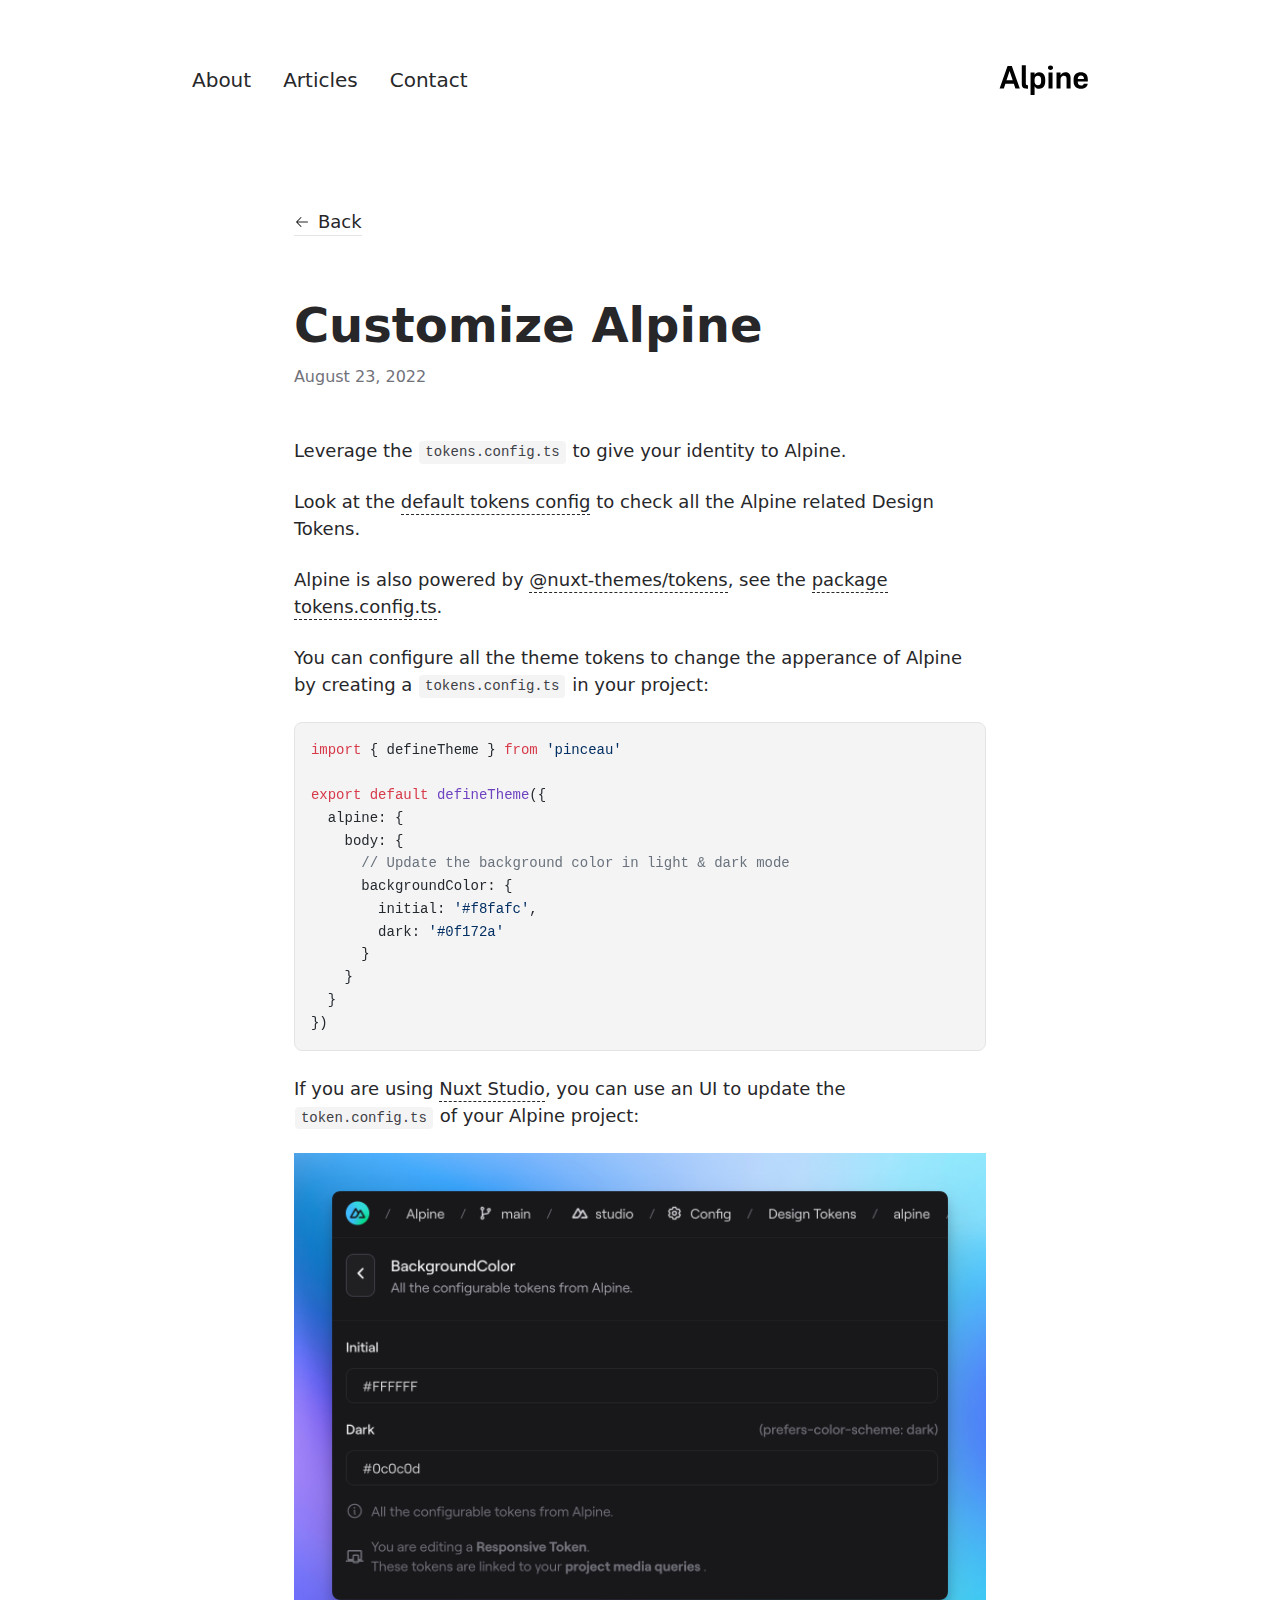
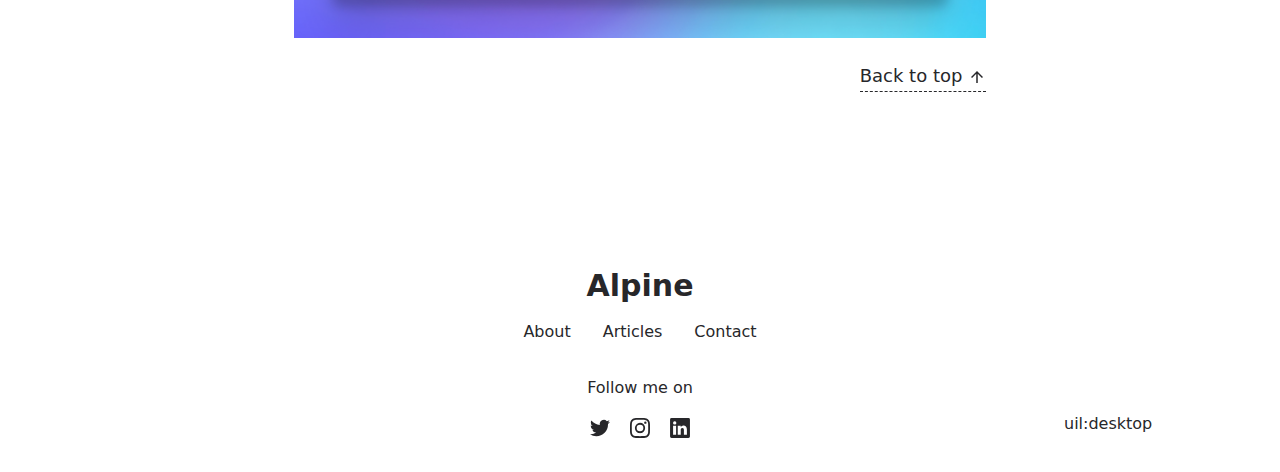
<file: articles/design-tokens/index.html>
<!DOCTYPE html><html lang="en"><head><meta charset="utf-8">
<meta name="viewport" content="width=device-width, initial-scale=1">
<title>Customize Alpine</title>
<meta name="twitter:card" content="summary_large_image">
<meta property="og:image:width" content="400">
<meta property="og:image:height" content="300">
<meta property="og:image:alt" content="An image showcasing my project.">
<meta property="og:title" content="Customize Alpine">
<meta name="description" content="Leverage the tokens.config.ts to give your identity to Alpine.">
<meta property="og:description" content="Leverage the tokens.config.ts to give your identity to Alpine.">
<meta property="og:image" content="/articles/design-tokens.webp">
<link rel="preload" as="fetch" crossorigin="anonymous" href="/articles/design-tokens/_payload.json">
<link rel="stylesheet" href="/_nuxt/entry.vpLBqkpB.css">
<link rel="stylesheet" href="/_nuxt/DocumentDrivenNotFound.vrm-LeIf.css">
<link rel="stylesheet" href="/_nuxt/article.WZJbfjsU.css">
<link rel="stylesheet" href="/_nuxt/ProseA.CfEGynMi.css">
<link rel="stylesheet" href="/_nuxt/ProseH1.ydSsxnd1.css">
<link rel="stylesheet" href="/_nuxt/ProseP.d-xmvCnx.css">
<link rel="stylesheet" href="/_nuxt/ProseCodeInline.EBmtvcGl.css">
<link rel="stylesheet" href="/_nuxt/ProsePre.nIRUQbb-.css">
<link rel="stylesheet" href="/_nuxt/ProseCode.SOf8avLc.css">
<link rel="stylesheet" href="/_nuxt/ProseImg.jfp-t5gd.css">
<link rel="modulepreload" as="script" crossorigin href="/_nuxt/entry.7-8yZ5C3.js">
<link rel="modulepreload" as="script" crossorigin href="/_nuxt/NuxtImg.j6HmJ6ij.js">
<link rel="modulepreload" as="script" crossorigin href="/_nuxt/document-driven.TBbHc0ti.js">
<link rel="modulepreload" as="script" crossorigin href="/_nuxt/DocumentDrivenEmpty.pxNCbqh4.js">
<link rel="modulepreload" as="script" crossorigin href="/_nuxt/ContentRenderer.u8K2xqK7.js">
<link rel="modulepreload" as="script" crossorigin href="/_nuxt/ContentRendererMarkdown.vue.I-YXmI1u.js">
<link rel="modulepreload" as="script" crossorigin href="/_nuxt/DocumentDrivenNotFound.iusih9hg.js">
<link rel="modulepreload" as="script" crossorigin href="/_nuxt/article.6JK_Sn-J.js">
<link rel="modulepreload" as="script" crossorigin href="/_nuxt/ProseA.g8S0rBCx.js">
<link rel="modulepreload" as="script" crossorigin href="/_nuxt/date.3uOv5BcS.js">
<link rel="modulepreload" as="script" crossorigin href="/_nuxt/ContentRendererMarkdown.VXnv0xKB.js">
<link rel="modulepreload" as="script" crossorigin href="/_nuxt/ProseH1.rsdqI1Ha.js">
<link rel="modulepreload" as="script" crossorigin href="/_nuxt/ProseP._g_eWodP.js">
<link rel="modulepreload" as="script" crossorigin href="/_nuxt/ProseCodeInline.p3az8q4c.js">
<link rel="modulepreload" as="script" crossorigin href="/_nuxt/ProsePre.TvKWDyon.js">
<link rel="modulepreload" as="script" crossorigin href="/_nuxt/ProseCode.oN-c9Kkd.js">
<link rel="modulepreload" as="script" crossorigin href="/_nuxt/ProseImg.BquYkKDZ.js">
<link rel="prefetch" as="script" crossorigin href="/_nuxt/default.D1usG1d3.js">
<link rel="prefetch" as="script" crossorigin href="/_nuxt/page.eeSWxQNG.js">
<link rel="prefetch" as="script" crossorigin href="/_nuxt/client-db.NuyR5T99.js">
<link rel="prefetch" as="style" href="/_nuxt/useStudio.5vfyueRC.css">
<link rel="prefetch" as="script" crossorigin href="/_nuxt/useStudio.T7lSa9cQ.js">
<link rel="prefetch" as="style" href="/_nuxt/error-404._LjjY-y0.css">
<link rel="prefetch" as="script" crossorigin href="/_nuxt/error-404.NCGmevcw.js">
<link rel="prefetch" as="style" href="/_nuxt/error-500.Ke0_YfD7.css">
<link rel="prefetch" as="script" crossorigin href="/_nuxt/error-500.QWi96v1z.js">
<script type="module" src="/_nuxt/entry.7-8yZ5C3.js" crossorigin></script><style id="pinceau-runtime-hydratable">@media{.phy[--]{--puid:PVnBSN-v;}.pv-ruxlZp{max-width:var(--elements-container-maxWidth);padding-left:var(--elements-container-padding-mobile);padding-right:var(--elements-container-padding-mobile);}@media (min-width: 475px){.pv-ruxlZp{padding-left:var(--elements-container-padding-xs);padding-right:var(--elements-container-padding-xs);}}@media (min-width: 640px){.pv-ruxlZp{padding-left:var(--elements-container-padding-sm);padding-right:var(--elements-container-padding-sm);}}@media (min-width: 768px){.pv-ruxlZp{padding-left:var(--elements-container-padding-md);padding-right:var(--elements-container-padding-md);}}} </style><style id="pinceau-theme">@media { :root {--pinceau-mq: initial; --alpine-readableLine: 68ch;--alpine-backdrop-backgroundColor: #f4f4f5b3;--prose-code-inline-padding: 0.2rem 0.375rem 0.2rem 0.375rem;--prose-code-block-backdropFilter: contrast(1);--prose-code-block-border-style: solid;--prose-code-block-border-width: 1px;--prose-tbody-tr-borderBottom-style: dashed;--prose-tbody-tr-borderBottom-width: 1px;--prose-th-textAlign: inherit;--prose-thead-borderBottom-style: solid;--prose-thead-borderBottom-width: 1px;--prose-thead-border-style: solid;--prose-thead-border-width: 0px;--prose-table-textAlign: start;--prose-hr-width: 1px;--prose-hr-style: solid;--prose-li-listStylePosition: outside;--prose-ol-li-markerColor: currentColor;--prose-ol-paddingInlineStart: 21px;--prose-ol-listStyleType: decimal;--prose-ul-li-markerColor: currentColor;--prose-ul-paddingInlineStart: 21px;--prose-ul-listStyleType: disc;--prose-blockquote-border-style: solid;--prose-blockquote-border-width: 4px;--prose-blockquote-quotes: '201C' '201D' '2018' '2019';--prose-blockquote-paddingInlineStart: 24px;--prose-a-code-color-hover: currentColor;--prose-a-code-color-static: currentColor;--prose-a-hasCode-borderBottom: none;--prose-a-border-distance: 2px;--prose-a-border-color-hover: currentColor;--prose-a-border-color-static: currentColor;--prose-a-border-style-hover: solid;--prose-a-border-style-static: dashed;--prose-a-border-width: 1px;--prose-a-color-static: inherit;--prose-a-textDecoration: none;--prose-h6-margin: 3rem 0 2rem;--prose-h5-margin: 3rem 0 2rem;--prose-h4-margin: 3rem 0 2rem;--prose-h3-margin: 3rem 0 2rem;--prose-h2-margin: 3rem 0 2rem;--prose-h1-margin: 0 0 2rem;--prose-p-fontSize: 18px;--typography-lead-loose: 2;--typography-lead-relaxed: 1.625;--typography-lead-normal: 1.5;--typography-lead-snug: 1.375;--typography-lead-tight: 1.25;--typography-lead-none: 1;--typography-lead-10: 2.5rem;--typography-lead-9: 2.25rem;--typography-lead-8: 2rem;--typography-lead-7: 1.75rem;--typography-lead-6: 1.5rem;--typography-lead-5: 1.25rem;--typography-lead-4: 1rem;--typography-lead-3: .75rem;--typography-lead-2: .5rem;--typography-lead-1: .025rem;--typography-fontWeight-black: 900;--typography-fontWeight-extrabold: 800;--typography-fontWeight-bold: 700;--typography-fontWeight-semibold: 600;--typography-fontWeight-medium: 500;--typography-fontWeight-normal: 400;--typography-fontWeight-light: 300;--typography-fontWeight-extralight: 200;--typography-fontWeight-thin: 100;--typography-fontSize-9xl: 128px;--typography-fontSize-8xl: 96px;--typography-fontSize-7xl: 72px;--typography-fontSize-6xl: 60px;--typography-fontSize-5xl: 48px;--typography-fontSize-4xl: 36px;--typography-fontSize-3xl: 30px;--typography-fontSize-2xl: 24px;--typography-fontSize-xl: 20px;--typography-fontSize-lg: 18px;--typography-fontSize-base: 16px;--typography-fontSize-sm: 14px;--typography-fontSize-xs: 12px;--typography-letterSpacing-wide: 0.025em;--typography-letterSpacing-tight: -0.025em;--typography-verticalMargin-base: 24px;--typography-verticalMargin-sm: 16px;--elements-border-secondary-hover: [object Object];--elements-backdrop-background: #fffc;--elements-backdrop-filter: saturate(200%) blur(20px);--elements-container-maxWidth: 64rem;--lead-loose: 2;--lead-relaxed: 1.625;--lead-normal: 1.5;--lead-snug: 1.375;--lead-tight: 1.25;--lead-none: 1;--lead-10: 2.5rem;--lead-9: 2.25rem;--lead-8: 2rem;--lead-7: 1.75rem;--lead-6: 1.5rem;--lead-5: 1.25rem;--lead-4: 1rem;--lead-3: .75rem;--lead-2: .5rem;--lead-1: .025rem;--letterSpacing-widest: 0.1em;--letterSpacing-wider: 0.05em;--letterSpacing-wide: 0.025em;--letterSpacing-normal: 0em;--letterSpacing-tight: -0.025em;--letterSpacing-tighter: -0.05em;--fontSize-9xl: 8rem;--fontSize-8xl: 6rem;--fontSize-7xl: 4.5rem;--fontSize-6xl: 3.75rem;--fontSize-5xl: 3rem;--fontSize-4xl: 2.25rem;--fontSize-3xl: 1.875rem;--fontSize-2xl: 1.5rem;--fontSize-xl: 1.25rem;--fontSize-lg: 1.125rem;--fontSize-base: 1rem;--fontSize-sm: 0.875rem;--fontSize-xs: 0.75rem;--fontWeight-black: 900;--fontWeight-extrabold: 800;--fontWeight-bold: 700;--fontWeight-semibold: 600;--fontWeight-medium: 500;--fontWeight-normal: 400;--fontWeight-light: 300;--fontWeight-extralight: 200;--fontWeight-thin: 100;--font-mono: ui-monospace, SFMono-Regular, Menlo, Monaco, Consolas, Liberation Mono, Courier New, monospace;--font-serif: ui-serif, Georgia, Cambria, Times New Roman, Times, serif;--font-sans: ui-sans-serif, system-ui, -apple-system, BlinkMacSystemFont, Segoe UI, Roboto, Helvetica Neue, Arial, Noto Sans, sans-serif, Apple Color Emoji, Segoe UI Emoji, Segoe UI Symbol, Noto Color Emoji;--opacity-total: 1;--opacity-high: 0.8;--opacity-medium: 0.5;--opacity-soft: 0.3;--opacity-light: 0.15;--opacity-bright: 0.1;--opacity-noOpacity: 0;--borderWidth-lg: 3px;--borderWidth-md: 2px;--borderWidth-sm: 1px;--borderWidth-noBorder: 0;--space-rem-875: 0.875rem;--space-rem-625: 0.625rem;--space-rem-375: 0.375rem;--space-rem-125: 0.125rem;--space-px: 1px;--space-128: 32rem;--space-96: 24rem;--space-80: 20rem;--space-72: 18rem;--space-64: 16rem;--space-60: 15rem;--space-56: 14rem;--space-52: 13rem;--space-48: 12rem;--space-44: 11rem;--space-40: 10rem;--space-36: 9rem;--space-32: 8rem;--space-28: 7rem;--space-24: 6rem;--space-20: 5rem;--space-16: 4rem;--space-14: 3.5rem;--space-12: 3rem;--space-11: 2.75rem;--space-10: 2.5rem;--space-9: 2.25rem;--space-8: 2rem;--space-7: 1.75rem;--space-6: 1.5rem;--space-5: 1.25rem;--space-4: 1rem;--space-3: 0.75rem;--space-2: 0.5rem;--space-1: 0.25rem;--space-0: 0px;--size-full: 100%;--size-7xl: 80rem;--size-6xl: 72rem;--size-5xl: 64rem;--size-4xl: 56rem;--size-3xl: 48rem;--size-2xl: 42rem;--size-xl: 36rem;--size-lg: 32rem;--size-md: 28rem;--size-sm: 24rem;--size-xs: 20rem;--size-200: 200px;--size-104: 104px;--size-80: 80px;--size-64: 64px;--size-56: 56px;--size-48: 48px;--size-40: 40px;--size-32: 32px;--size-24: 24px;--size-20: 20px;--size-16: 16px;--size-12: 12px;--size-8: 8px;--size-6: 6px;--size-4: 4px;--size-2: 2px;--size-0: 0px;--radii-full: 9999px;--radii-3xl: 1.75rem;--radii-2xl: 1.5rem;--radii-xl: 1rem;--radii-lg: 0.75rem;--radii-md: 0.5rem;--radii-sm: 0.375rem;--radii-xs: 0.25rem;--radii-2xs: 0.125rem;--radii-none: 0px;--shadow-none: 0px 0px 0px 0px transparent;--shadow-lg: 0px 10px 15px -3px #000000, 0px 4px 6px -4px #000000;--shadow-md: 0px 4px 6px -1px #000000, 0px 2px 4px -2px #000000;--shadow-sm: 0px 1px 3px 0px #000000, 0px 1px 2px -1px #000000;--shadow-xs: 0px 1px 2px 0px #000000;--height-screen: 100vh;--width-screen: 100vw;--color-primary-900: #002e38;--color-primary-800: #005c70;--color-primary-700: #008aa9;--color-primary-600: #00b9e1;--color-primary-500: #1ad6ff;--color-primary-400: #40ddff;--color-primary-300: #66e4ff;--color-primary-200: #8deaff;--color-primary-100: #b3f1ff;--color-primary-50: #d9f8ff;--color-ruby-900: #380011;--color-ruby-800: #700021;--color-ruby-700: #a90032;--color-ruby-600: #e10043;--color-ruby-500: #ff1a5e;--color-ruby-400: #ff4079;--color-ruby-300: #ff6694;--color-ruby-200: #ff8dae;--color-ruby-100: #ffb3c9;--color-ruby-50: #ffd9e4;--color-pink-900: #380025;--color-pink-800: #70004b;--color-pink-700: #a90070;--color-pink-600: #e10095;--color-pink-500: #ff1ab2;--color-pink-400: #ff40bf;--color-pink-300: #ff66cc;--color-pink-200: #ff8dd8;--color-pink-100: #ffb3e5;--color-pink-50: #ffd9f2;--color-purple-900: #190038;--color-purple-800: #330070;--color-purple-700: #4c00a9;--color-purple-600: #6500e1;--color-purple-500: #811aff;--color-purple-400: #9640ff;--color-purple-300: #ab66ff;--color-purple-200: #c08dff;--color-purple-100: #d5b3ff;--color-purple-50: #ead9ff;--color-royalblue-900: #0b0531;--color-royalblue-800: #160a62;--color-royalblue-700: #211093;--color-royalblue-600: #2c15c4;--color-royalblue-500: #4127e8;--color-royalblue-400: #614bec;--color-royalblue-300: #806ff0;--color-royalblue-200: #a093f3;--color-royalblue-100: #c0b7f7;--color-royalblue-50: #dfdbfb;--color-indigoblue-900: #001238;--color-indigoblue-800: #002370;--color-indigoblue-700: #0035a9;--color-indigoblue-600: #0047e1;--color-indigoblue-500: #1a62ff;--color-indigoblue-400: #407cff;--color-indigoblue-300: #6696ff;--color-indigoblue-200: #8db0ff;--color-indigoblue-100: #b3cbff;--color-indigoblue-50: #d9e5ff;--color-blue-900: #002438;--color-blue-800: #004870;--color-blue-700: #006ca9;--color-blue-600: #0090e1;--color-blue-500: #1aadff;--color-blue-400: #40bbff;--color-blue-300: #66c8ff;--color-blue-200: #8dd6ff;--color-blue-100: #b3e4ff;--color-blue-50: #d9f1ff;--color-lightblue-900: #002e38;--color-lightblue-800: #005c70;--color-lightblue-700: #008aa9;--color-lightblue-600: #00b9e1;--color-lightblue-500: #1ad6ff;--color-lightblue-400: #40ddff;--color-lightblue-300: #66e4ff;--color-lightblue-200: #8deaff;--color-lightblue-100: #b3f1ff;--color-lightblue-50: #d9f8ff;--color-teal-900: #062a28;--color-teal-800: #0b544f;--color-teal-700: #117d77;--color-teal-600: #16a79e;--color-teal-500: #1cd1c6;--color-teal-400: #36e4da;--color-teal-300: #5fe9e1;--color-teal-200: #87efe9;--color-teal-100: #aff4f0;--color-teal-50: #d7faf8;--color-pear-900: #2a2b09;--color-pear-800: #545512;--color-pear-700: #7e801b;--color-pear-600: #a8aa24;--color-pear-500: #d0d32f;--color-pear-400: #d8da52;--color-pear-300: #e0e274;--color-pear-200: #e8e997;--color-pear-100: #eff0ba;--color-pear-50: #f7f8dc;--color-red-900: #380300;--color-red-800: #700700;--color-red-700: #a90a00;--color-red-600: #e10e00;--color-red-500: #ff281a;--color-red-400: #ff4c40;--color-red-300: #ff7066;--color-red-200: #ff948d;--color-red-100: #ffb7b3;--color-red-50: #ffdbd9;--color-orange-900: #381800;--color-orange-800: #702f00;--color-orange-700: #a94700;--color-orange-600: #e15e00;--color-orange-500: #ff7a1a;--color-orange-400: #ff9040;--color-orange-300: #ffa666;--color-orange-200: #ffbd8d;--color-orange-100: #ffd3b3;--color-orange-50: #ffe9d9;--color-yellow-900: #362b03;--color-yellow-800: #6d5605;--color-yellow-700: #a38108;--color-yellow-600: #daac0a;--color-yellow-500: #f5c828;--color-yellow-400: #f7d14c;--color-yellow-300: #f8da70;--color-yellow-200: #fae393;--color-yellow-100: #fcedb7;--color-yellow-50: #fdf6db;--color-green-900: #003f25;--color-green-800: #005e38;--color-green-700: #007e4a;--color-green-600: #009d5d;--color-green-500: #00bd6f;--color-green-400: #00dc82;--color-green-300: #30ffaa;--color-green-200: #83ffcc;--color-green-100: #acffdd;--color-green-50: #d6ffee;--color-gray-900: #18181B;--color-gray-800: #27272A;--color-gray-700: #3f3f46;--color-gray-600: #52525B;--color-gray-500: #71717A;--color-gray-400: #a1a1aa;--color-gray-300: #D4d4d8;--color-gray-200: #e4e4e7;--color-gray-100: #f4f4f5;--color-gray-50: #fafafa;--color-black: #0c0c0d;--color-white: #FFFFFF;--media-portrait: only screen and (orientation: portrait);--media-landscape: only screen and (orientation: landscape);--media-rm: (prefers-reduced-motion: reduce);--media-2xl: (min-width: 1536px);--media-xl: (min-width: 1280px);--media-lg: (min-width: 1024px);--media-md: (min-width: 768px);--media-sm: (min-width: 640px);--media-xs: (min-width: 475px);--alpine-body-color: var(--color-gray-800);--alpine-body-backgroundColor: var(--color-white);--prose-code-inline-fontWeight: var(--typography-fontWeight-normal);--prose-code-inline-fontSize: var(--typography-fontSize-sm);--prose-code-inline-borderRadius: var(--radii-xs);--prose-code-block-pre-padding: var(--typography-verticalMargin-sm);--prose-code-block-margin: var(--typography-verticalMargin-base) 0;--prose-code-block-fontSize: var(--typography-fontSize-sm);--prose-tbody-code-inline-fontSize: var(--typography-fontSize-sm);--prose-tbody-td-padding: var(--typography-verticalMargin-sm);--prose-th-fontWeight: var(--typography-fontWeight-semibold);--prose-th-padding: 0 var(--typography-verticalMargin-sm) var(--typography-verticalMargin-sm) var(--typography-verticalMargin-sm);--prose-table-lineHeight: var(--typography-lead-6);--prose-table-fontSize: var(--typography-fontSize-sm);--prose-table-margin: var(--typography-verticalMargin-base) 0;--prose-hr-margin: var(--typography-verticalMargin-base) 0;--prose-li-margin: var(--typography-verticalMargin-sm) 0;--prose-ol-margin: var(--typography-verticalMargin-base) 0;--prose-ul-margin: var(--typography-verticalMargin-base) 0;--prose-blockquote-margin: var(--typography-verticalMargin-base) 0;--prose-a-code-border-style: var(--prose-a-border-style-static);--prose-a-code-border-width: var(--prose-a-border-width);--prose-a-fontWeight: var(--typography-fontWeight-medium);--prose-img-margin: var(--typography-verticalMargin-base) 0;--prose-strong-fontWeight: var(--typography-fontWeight-semibold);--prose-h6-iconSize: var(--typography-fontSize-base);--prose-h6-fontWeight: var(--typography-fontWeight-semibold);--prose-h6-lineHeight: var(--typography-lead-normal);--prose-h6-fontSize: var(--typography-fontSize-lg);--prose-h5-iconSize: var(--typography-fontSize-lg);--prose-h5-fontWeight: var(--typography-fontWeight-semibold);--prose-h5-lineHeight: var(--typography-lead-snug);--prose-h5-fontSize: var(--typography-fontSize-xl);--prose-h4-iconSize: var(--typography-fontSize-lg);--prose-h4-letterSpacing: var(--typography-letterSpacing-tight);--prose-h4-fontWeight: var(--typography-fontWeight-semibold);--prose-h4-lineHeight: var(--typography-lead-snug);--prose-h4-fontSize: var(--typography-fontSize-2xl);--prose-h3-iconSize: var(--typography-fontSize-xl);--prose-h3-letterSpacing: var(--typography-letterSpacing-tight);--prose-h3-fontWeight: var(--typography-fontWeight-semibold);--prose-h3-lineHeight: var(--typography-lead-snug);--prose-h3-fontSize: var(--typography-fontSize-3xl);--prose-h2-iconSize: var(--typography-fontSize-2xl);--prose-h2-letterSpacing: var(--typography-letterSpacing-tight);--prose-h2-fontWeight: var(--typography-fontWeight-semibold);--prose-h2-lineHeight: var(--typography-lead-tight);--prose-h2-fontSize: var(--typography-fontSize-4xl);--prose-h1-iconSize: var(--typography-fontSize-3xl);--prose-h1-letterSpacing: var(--typography-letterSpacing-tight);--prose-h1-fontWeight: var(--typography-fontWeight-bold);--prose-h1-lineHeight: var(--typography-lead-tight);--prose-h1-fontSize: var(--typography-fontSize-5xl);--prose-p-br-margin: var(--typography-verticalMargin-base) 0 0 0;--prose-p-margin: var(--typography-verticalMargin-base) 0;--prose-p-lineHeight: var(--typography-lead-normal);--typography-color-primary-900: var(--color-primary-900);--typography-color-primary-800: var(--color-primary-800);--typography-color-primary-700: var(--color-primary-700);--typography-color-primary-600: var(--color-primary-600);--typography-color-primary-500: var(--color-primary-500);--typography-color-primary-400: var(--color-primary-400);--typography-color-primary-300: var(--color-primary-300);--typography-color-primary-200: var(--color-primary-200);--typography-color-primary-100: var(--color-primary-100);--typography-color-primary-50: var(--color-primary-50);--typography-font-code: var(--font-mono);--typography-font-body: var(--font-sans);--typography-font-display: var(--font-sans);--typography-body-backgroundColor: var(--color-white);--typography-body-color: var(--color-black);--elements-state-danger-borderColor-secondary: var(--color-red-200);--elements-state-danger-borderColor-primary: var(--color-red-100);--elements-state-danger-backgroundColor-secondary: var(--color-red-100);--elements-state-danger-backgroundColor-primary: var(--color-red-50);--elements-state-danger-color-secondary: var(--color-red-600);--elements-state-danger-color-primary: var(--color-red-500);--elements-state-warning-borderColor-secondary: var(--color-yellow-200);--elements-state-warning-borderColor-primary: var(--color-yellow-100);--elements-state-warning-backgroundColor-secondary: var(--color-yellow-100);--elements-state-warning-backgroundColor-primary: var(--color-yellow-50);--elements-state-warning-color-secondary: var(--color-yellow-700);--elements-state-warning-color-primary: var(--color-yellow-600);--elements-state-success-borderColor-secondary: var(--color-green-200);--elements-state-success-borderColor-primary: var(--color-green-100);--elements-state-success-backgroundColor-secondary: var(--color-green-100);--elements-state-success-backgroundColor-primary: var(--color-green-50);--elements-state-success-color-secondary: var(--color-green-600);--elements-state-success-color-primary: var(--color-green-500);--elements-state-info-borderColor-secondary: var(--color-blue-200);--elements-state-info-borderColor-primary: var(--color-blue-100);--elements-state-info-backgroundColor-secondary: var(--color-blue-100);--elements-state-info-backgroundColor-primary: var(--color-blue-50);--elements-state-info-color-secondary: var(--color-blue-600);--elements-state-info-color-primary: var(--color-blue-500);--elements-state-primary-borderColor-secondary: var(--color-primary-200);--elements-state-primary-borderColor-primary: var(--color-primary-100);--elements-state-primary-backgroundColor-secondary: var(--color-primary-100);--elements-state-primary-backgroundColor-primary: var(--color-primary-50);--elements-state-primary-color-secondary: var(--color-primary-700);--elements-state-primary-color-primary: var(--color-primary-600);--elements-surface-secondary-backgroundColor: var(--color-gray-200);--elements-surface-primary-backgroundColor: var(--color-gray-100);--elements-surface-background-base: var(--color-gray-100);--elements-border-secondary-static: var(--color-gray-200);--elements-border-primary-hover: var(--color-gray-200);--elements-border-primary-static: var(--color-gray-100);--elements-container-padding-md: var(--space-16);--elements-container-padding-sm: var(--space-12);--elements-container-padding-xs: var(--space-8);--elements-container-padding-mobile: var(--space-6);--elements-text-secondary-color-hover: var(--color-gray-700);--elements-text-secondary-color-static: var(--color-gray-500);--elements-text-primary-color-static: var(--color-gray-900);--text-6xl-lineHeight: var(--lead-none);--text-6xl-fontSize: var(--fontSize-6xl);--text-5xl-lineHeight: var(--lead-none);--text-5xl-fontSize: var(--fontSize-5xl);--text-4xl-lineHeight: var(--lead-10);--text-4xl-fontSize: var(--fontSize-4xl);--text-3xl-lineHeight: var(--lead-9);--text-3xl-fontSize: var(--fontSize-3xl);--text-2xl-lineHeight: var(--lead-8);--text-2xl-fontSize: var(--fontSize-2xl);--text-xl-lineHeight: var(--lead-7);--text-xl-fontSize: var(--fontSize-xl);--text-lg-lineHeight: var(--lead-7);--text-lg-fontSize: var(--fontSize-lg);--text-base-lineHeight: var(--lead-6);--text-base-fontSize: var(--fontSize-base);--text-sm-lineHeight: var(--lead-5);--text-sm-fontSize: var(--fontSize-sm);--text-xs-lineHeight: var(--lead-4);--text-xs-fontSize: var(--fontSize-xs);--shadow-2xl: 0px 25px 50px -12px var(--color-gray-900);--shadow-xl: 0px 20px 25px -5px var(--color-gray-400), 0px 8px 10px -6px #000000;--color-secondary-900: var(--color-gray-900);--color-secondary-800: var(--color-gray-800);--color-secondary-700: var(--color-gray-700);--color-secondary-600: var(--color-gray-600);--color-secondary-500: var(--color-gray-500);--color-secondary-400: var(--color-gray-400);--color-secondary-300: var(--color-gray-300);--color-secondary-200: var(--color-gray-200);--color-secondary-100: var(--color-gray-100);--color-secondary-50: var(--color-gray-50);--prose-a-code-background-hover: var(--typography-color-primary-50);--prose-a-code-border-color-hover: var(--typography-color-primary-500);--prose-a-color-hover: var(--typography-color-primary-500);--typography-color-secondary-900: var(--color-secondary-900);--typography-color-secondary-800: var(--color-secondary-800);--typography-color-secondary-700: var(--color-secondary-700);--typography-color-secondary-600: var(--color-secondary-600);--typography-color-secondary-500: var(--color-secondary-500);--typography-color-secondary-400: var(--color-secondary-400);--typography-color-secondary-300: var(--color-secondary-300);--typography-color-secondary-200: var(--color-secondary-200);--typography-color-secondary-100: var(--color-secondary-100);--typography-color-secondary-50: var(--color-secondary-50);--prose-code-inline-backgroundColor: var(--typography-color-secondary-100);--prose-code-inline-color: var(--typography-color-secondary-700);--prose-code-block-backgroundColor: var(--typography-color-secondary-100);--prose-code-block-color: var(--typography-color-secondary-700);--prose-code-block-border-color: var(--typography-color-secondary-200);--prose-tbody-tr-borderBottom-color: var(--typography-color-secondary-200);--prose-th-color: var(--typography-color-secondary-600);--prose-thead-borderBottom-color: var(--typography-color-secondary-200);--prose-thead-border-color: var(--typography-color-secondary-300);--prose-hr-color: var(--typography-color-secondary-200);--prose-blockquote-border-color: var(--typography-color-secondary-200);--prose-blockquote-color: var(--typography-color-secondary-500);--prose-a-code-border-color-static: var(--typography-color-secondary-400); } }@media { :root.dark {--pinceau-mq: dark; --alpine-backdrop-backgroundColor: #18181bb3;--prose-code-block-backdropFilter: contrast(1);--prose-ol-li-markerColor: currentColor;--prose-ul-li-markerColor: currentColor;--prose-a-code-color-hover: currentColor;--prose-a-code-color-static: currentColor;--prose-a-border-color-hover: currentColor;--prose-a-border-color-static: currentColor;--prose-a-color-static: inherit;--elements-backdrop-background: #0c0d0ccc;--alpine-body-color: var(--color-gray-200);--alpine-body-backgroundColor: var(--color-black);--typography-body-backgroundColor: var(--color-black);--typography-body-color: var(--color-white);--elements-state-danger-borderColor-secondary: var(--color-red-700);--elements-state-danger-borderColor-primary: var(--color-red-800);--elements-state-danger-backgroundColor-secondary: var(--color-red-800);--elements-state-danger-backgroundColor-primary: var(--color-red-900);--elements-state-danger-color-secondary: var(--color-red-200);--elements-state-danger-color-primary: var(--color-red-300);--elements-state-warning-borderColor-secondary: var(--color-yellow-700);--elements-state-warning-borderColor-primary: var(--color-yellow-800);--elements-state-warning-backgroundColor-secondary: var(--color-yellow-800);--elements-state-warning-backgroundColor-primary: var(--color-yellow-900);--elements-state-warning-color-secondary: var(--color-yellow-200);--elements-state-warning-color-primary: var(--color-yellow-400);--elements-state-success-borderColor-secondary: var(--color-green-700);--elements-state-success-borderColor-primary: var(--color-green-800);--elements-state-success-backgroundColor-secondary: var(--color-green-800);--elements-state-success-backgroundColor-primary: var(--color-green-900);--elements-state-success-color-secondary: var(--color-green-200);--elements-state-success-color-primary: var(--color-green-400);--elements-state-info-borderColor-secondary: var(--color-blue-700);--elements-state-info-borderColor-primary: var(--color-blue-800);--elements-state-info-backgroundColor-secondary: var(--color-blue-800);--elements-state-info-backgroundColor-primary: var(--color-blue-900);--elements-state-info-color-secondary: var(--color-blue-200);--elements-state-info-color-primary: var(--color-blue-400);--elements-state-primary-borderColor-secondary: var(--color-primary-700);--elements-state-primary-borderColor-primary: var(--color-primary-800);--elements-state-primary-backgroundColor-secondary: var(--color-primary-800);--elements-state-primary-backgroundColor-primary: var(--color-primary-900);--elements-state-primary-color-secondary: var(--color-primary-200);--elements-state-primary-color-primary: var(--color-primary-400);--elements-surface-secondary-backgroundColor: var(--color-gray-800);--elements-surface-primary-backgroundColor: var(--color-gray-900);--elements-surface-background-base: var(--color-gray-900);--elements-border-secondary-static: var(--color-gray-800);--elements-border-primary-hover: var(--color-gray-800);--elements-border-primary-static: var(--color-gray-900);--elements-text-secondary-color-hover: var(--color-gray-200);--elements-text-secondary-color-static: var(--color-gray-400);--elements-text-primary-color-static: var(--color-gray-50);--prose-a-code-background-hover: var(--typography-color-primary-900);--prose-a-code-border-color-hover: var(--typography-color-primary-600);--prose-a-color-hover: var(--typography-color-primary-400);--prose-code-inline-backgroundColor: var(--typography-color-secondary-800);--prose-code-inline-color: var(--typography-color-secondary-200);--prose-code-block-backgroundColor: var(--typography-color-secondary-900);--prose-code-block-color: var(--typography-color-secondary-200);--prose-code-block-border-color: var(--typography-color-secondary-800);--prose-tbody-tr-borderBottom-color: var(--typography-color-secondary-800);--prose-th-color: var(--typography-color-secondary-400);--prose-thead-borderBottom-color: var(--typography-color-secondary-800);--prose-thead-border-color: var(--typography-color-secondary-600);--prose-hr-color: var(--typography-color-secondary-800);--prose-blockquote-border-color: var(--typography-color-secondary-700);--prose-blockquote-color: var(--typography-color-secondary-400);--prose-a-code-border-color-static: var(--typography-color-secondary-600); } }</style><script>"use strict";(()=>{const a=window,e=document.documentElement,m=["dark","light"],c=window&&window.localStorage&&window.localStorage.getItem&&window.localStorage.getItem("nuxt-color-mode")||"system";let n=c==="system"?d():c;const l=e.getAttribute("data-color-mode-forced");l&&(n=l),i(n),a["__NUXT_COLOR_MODE__"]={preference:c,value:n,getColorScheme:d,addColorScheme:i,removeColorScheme:f};function i(o){const t=""+o+"",s="";e.classList?e.classList.add(t):e.className+=" "+t,s&&e.setAttribute("data-"+s,o)}function f(o){const t=""+o+"",s="";e.classList?e.classList.remove(t):e.className=e.className.replace(new RegExp(t,"g"),""),s&&e.removeAttribute("data-"+s)}function r(o){return a.matchMedia("(prefers-color-scheme"+o+")")}function d(){if(a.matchMedia&&r("").media!=="not all"){for(const o of m)if(r(":"+o).matches)return o}return"light"}})();
</script></head><body><div id="__nuxt"><div class="container pv-ruxlZp pc-PVnBSN app-layout" data-v-b903d8ac data-v-e3e91b26><!--[--><div class="nuxt-progress" style="width:0%;height:3px;opacity:0;background-size:Infinity% auto;" data-v-b903d8ac></div><header class="right" data-v-b903d8ac data-v-248428b8><div class="menu" data-v-248428b8><button aria-label="Navigation Menu" data-v-248428b8><svg width="24" height="24" viewBox="0 0 68 68" fill="currentColor" xmlns="http://www.w3.org/2000/svg" data-v-248428b8><path d="M8 34C8 32.1362 8 31.2044 8.30448 30.4693C8.71046 29.4892 9.48915 28.7105 10.4693 28.3045C11.2044 28 12.1362 28 14 28C15.8638 28 16.7956 28 17.5307 28.3045C18.5108 28.7105 19.2895 29.4892 19.6955 30.4693C20 31.2044 20 32.1362 20 34C20 35.8638 20 36.7956 19.6955 37.5307C19.2895 38.5108 18.5108 39.2895 17.5307 39.6955C16.7956 40 15.8638 40 14 40C12.1362 40 11.2044 40 10.4693 39.6955C9.48915 39.2895 8.71046 38.5108 8.30448 37.5307C8 36.7956 8 35.8638 8 34Z" data-v-248428b8></path><path d="M28 34C28 32.1362 28 31.2044 28.3045 30.4693C28.7105 29.4892 29.4892 28.7105 30.4693 28.3045C31.2044 28 32.1362 28 34 28C35.8638 28 36.7956 28 37.5307 28.3045C38.5108 28.7105 39.2895 29.4892 39.6955 30.4693C40 31.2044 40 32.1362 40 34C40 35.8638 40 36.7956 39.6955 37.5307C39.2895 38.5108 38.5108 39.2895 37.5307 39.6955C36.7956 40 35.8638 40 34 40C32.1362 40 31.2044 40 30.4693 39.6955C29.4892 39.2895 28.7105 38.5108 28.3045 37.5307C28 36.7956 28 35.8638 28 34Z" data-v-248428b8></path><path d="M48 34C48 32.1362 48 31.2044 48.3045 30.4693C48.7105 29.4892 49.4892 28.7105 50.4693 28.3045C51.2044 28 52.1362 28 54 28C55.8638 28 56.7956 28 57.5307 28.3045C58.5108 28.7105 59.2895 29.4892 59.6955 30.4693C60 31.2044 60 32.1362 60 34C60 35.8638 60 36.7956 59.6955 37.5307C59.2895 38.5108 58.5108 39.2895 57.5307 39.6955C56.7956 40 55.8638 40 54 40C52.1362 40 51.2044 40 50.4693 39.6955C49.4892 39.2895 48.7105 38.5108 48.3045 37.5307C48 36.7956 48 35.8638 48 34Z" data-v-248428b8></path></svg></button></div><div class="overlay" data-v-248428b8><nav data-v-248428b8 data-v-57c718d0><ul data-v-57c718d0><!--[--><li data-v-57c718d0><a href="/" class="" data-v-57c718d0><span class="underline-fx" data-v-57c718d0></span> About</a></li><li data-v-57c718d0><a href="/articles" class="" data-v-57c718d0><span class="underline-fx" data-v-57c718d0></span> Articles</a></li><li data-v-57c718d0><a href="/contact" class="" data-v-57c718d0><span class="underline-fx" data-v-57c718d0></span> Contact</a></li><!--]--></ul></nav></div><div class="logo" data-v-248428b8><a href="/" class="" data-v-248428b8><img src="/logo-dark.svg" class="dark-img" alt="alpine" width="89" height="31" data-v-248428b8><img src="/logo.svg" class="light-img" alt="alpine" width="89" height="31" data-v-248428b8></a></div><div class="main-nav" data-v-248428b8><nav data-v-248428b8 data-v-57c718d0><ul data-v-57c718d0><!--[--><li data-v-57c718d0><a href="/" class="" data-v-57c718d0><span class="underline-fx" data-v-57c718d0></span> About</a></li><li data-v-57c718d0><a href="/articles" class="" data-v-57c718d0><span class="underline-fx" data-v-57c718d0></span> Articles</a></li><li data-v-57c718d0><a href="/contact" class="" data-v-57c718d0><span class="underline-fx" data-v-57c718d0></span> Contact</a></li><!--]--></ul></nav></div></header><!--[--><div class="document-driven-page"><article data-v-d8c0c423><a href="/articles" class="back" data-v-d8c0c423><svg xmlns="http://www.w3.org/2000/svg" xmlns:xlink="http://www.w3.org/1999/xlink" aria-hidden="true" role="img" class="icon" data-v-d8c0c423 style="" width="1em" height="1em" viewBox="0 0 256 256" data-v-60a64bd7><path fill="currentColor" d="M224 128a8 8 0 0 1-8 8H59.31l58.35 58.34a8 8 0 0 1-11.32 11.32l-72-72a8 8 0 0 1 0-11.32l72-72a8 8 0 0 1 11.32 11.32L59.31 120H216a8 8 0 0 1 8 8"/></svg><span data-v-d8c0c423> Back </span></a><header data-v-d8c0c423><h1 class="title" data-v-d8c0c423>Customize Alpine</h1><time datetime="2022-08-23T00:00:00.000Z" data-v-d8c0c423>August 23, 2022</time></header><div class="prose" data-v-d8c0c423><!--[--><div><h1 id="customize-alpine" data-v-d10381ce><a aria-current="page" href="/articles/design-tokens#customize-alpine" class="router-link-active router-link-exact-active" data-v-d10381ce><!--[-->Customize Alpine<!--]--><!----></a></h1><p data-v-3b8ec9ca><!--[-->Leverage the <code class="" data-v-6f2b94bc><!--[-->tokens.config.ts<!--]--></code> to give your identity to Alpine.<!--]--></p><p data-v-3b8ec9ca><!--[-->Look at the <a href="https://github.com/nuxt-themes/alpine/blob/main/tokens.config.ts" rel="nofollow" data-v-3f744e95><!--[-->default tokens config<!--]--></a> to check all the Alpine related Design Tokens.<!--]--></p><p data-v-3b8ec9ca><!--[-->Alpine is also powered by <a href="https://www.npmjs.com/package/@nuxt-themes/tokens" rel="nofollow" data-v-3f744e95><!--[-->@nuxt-themes/tokens<!--]--></a>, see the <a href="https://unpkg.com/@nuxt-themes/tokens@latest/dist/tokens.config.ts" rel="nofollow" data-v-3f744e95><!--[-->package tokens.config.ts<!--]--></a>.<!--]--></p><p data-v-3b8ec9ca><!--[-->You can configure all the theme tokens to change the apperance of Alpine by creating a <code class="" data-v-6f2b94bc><!--[-->tokens.config.ts<!--]--></code> in your project:<!--]--></p><div class="highlight-ts prose-code" meta data-v-6e3d3c38><!----><!--[--><pre class="language-ts shiki shiki-themes github-light github-dark" style=""><!--[--><code><span class="line" line="1"><span style="--shiki-default:#D73A49;--shiki-dark:#F97583">import</span><span style="--shiki-default:#24292E;--shiki-dark:#E1E4E8"> { defineTheme } </span><span style="--shiki-default:#D73A49;--shiki-dark:#F97583">from</span><span style="--shiki-default:#032F62;--shiki-dark:#9ECBFF"> &#39;pinceau&#39;
</span></span><span class="line" line="2"><span emptylineplaceholder="true">
</span></span><span class="line" line="3"><span style="--shiki-default:#D73A49;--shiki-dark:#F97583">export</span><span style="--shiki-default:#D73A49;--shiki-dark:#F97583"> default</span><span style="--shiki-default:#6F42C1;--shiki-dark:#B392F0"> defineTheme</span><span style="--shiki-default:#24292E;--shiki-dark:#E1E4E8">({
</span></span><span class="line" line="4"><span style="--shiki-default:#24292E;--shiki-dark:#E1E4E8">  alpine: {
</span></span><span class="line" line="5"><span style="--shiki-default:#24292E;--shiki-dark:#E1E4E8">    body: {
</span></span><span class="line" line="6"><span style="--shiki-default:#6A737D;--shiki-dark:#6A737D">      // Update the background color in light &amp; dark mode
</span></span><span class="line" line="7"><span style="--shiki-default:#24292E;--shiki-dark:#E1E4E8">      backgroundColor: {
</span></span><span class="line" line="8"><span style="--shiki-default:#24292E;--shiki-dark:#E1E4E8">        initial: </span><span style="--shiki-default:#032F62;--shiki-dark:#9ECBFF">&#39;#f8fafc&#39;</span><span style="--shiki-default:#24292E;--shiki-dark:#E1E4E8">,
</span></span><span class="line" line="9"><span style="--shiki-default:#24292E;--shiki-dark:#E1E4E8">        dark: </span><span style="--shiki-default:#032F62;--shiki-dark:#9ECBFF">&#39;#0f172a&#39;
</span></span><span class="line" line="10"><span style="--shiki-default:#24292E;--shiki-dark:#E1E4E8">      }
</span></span><span class="line" line="11"><span style="--shiki-default:#24292E;--shiki-dark:#E1E4E8">    }
</span></span><span class="line" line="12"><span style="--shiki-default:#24292E;--shiki-dark:#E1E4E8">  }
</span></span><span class="line" line="13"><span style="--shiki-default:#24292E;--shiki-dark:#E1E4E8">})
</span></span></code><!--]--></pre><!--]--><button class="copy-button" data-v-6e3d3c38 data-v-c33e4664><span class="sr-only" data-v-c33e4664>Copy to clipboard</span><span class="icon-wrapper" data-v-c33e4664><svg xmlns="http://www.w3.org/2000/svg" xmlns:xlink="http://www.w3.org/1999/xlink" aria-hidden="true" role="img" class="icon" data-v-c33e4664 style="" width="18px" height="18px" viewBox="0 0 256 256" data-v-60a64bd7><path fill="currentColor" d="M216 32H88a8 8 0 0 0-8 8v40H40a8 8 0 0 0-8 8v128a8 8 0 0 0 8 8h128a8 8 0 0 0 8-8v-40h40a8 8 0 0 0 8-8V40a8 8 0 0 0-8-8m-56 176H48V96h112Zm48-48h-32V88a8 8 0 0 0-8-8H96V48h112Z"/></svg></span></button></div><p data-v-3b8ec9ca><!--[-->If you are using <a href="https://nuxt.studio" rel="nofollow" data-v-3f744e95><!--[-->Nuxt Studio<!--]--></a>, you can use an UI to update the <code class="" data-v-6f2b94bc><!--[-->token.config.ts<!--]--></code> of your Alpine project:<!--]--></p><p data-v-3b8ec9ca><!--[--><a href="https://nuxt.studio" rel="nofollow" data-v-3f744e95><!--[--><img src="/design-tokens-studio.png" alt="design-tokens-studio.png" data-v-e0036fd2><!--]--></a><!--]--></p><style>html .default .shiki span {color: var(--shiki-default);background: var(--shiki-default-bg);font-style: var(--shiki-default-font-style);font-weight: var(--shiki-default-font-weight);text-decoration: var(--shiki-default-text-decoration);}html .shiki span {color: var(--shiki-default);background: var(--shiki-default-bg);font-style: var(--shiki-default-font-style);font-weight: var(--shiki-default-font-weight);text-decoration: var(--shiki-default-text-decoration);}html .dark .shiki span {color: var(--shiki-dark);background: var(--shiki-dark-bg);font-style: var(--shiki-dark-font-style);font-weight: var(--shiki-dark-font-weight);text-decoration: var(--shiki-dark-text-decoration);}html.dark .shiki span {color: var(--shiki-dark);background: var(--shiki-dark-bg);font-style: var(--shiki-dark-font-style);font-weight: var(--shiki-dark-font-weight);text-decoration: var(--shiki-dark-text-decoration);}</style></div><!--]--><div class="back-to-top" data-v-d8c0c423><a data-v-d8c0c423 data-v-3f744e95><!--[-->Back to top <svg xmlns="http://www.w3.org/2000/svg" xmlns:xlink="http://www.w3.org/1999/xlink" aria-hidden="true" role="img" class="icon" data-v-d8c0c423 style="" width="1em" height="1em" viewBox="0 0 24 24" data-v-60a64bd7><path fill="currentColor" d="M11 20V7.825l-5.6 5.6L4 12l8-8l8 8l-1.4 1.425l-5.6-5.6V20z"/></svg><!--]--></a></div></div></article></div><!--]--><footer class="center" data-v-b903d8ac data-v-77802ae2><a href="https://www.github.com/nuxt-themes/alpine" rel="noopener noreferrer" class="credits" data-v-77802ae2>Alpine</a><div class="navigation" data-v-77802ae2><nav data-v-77802ae2 data-v-57c718d0><ul data-v-57c718d0><!--[--><li data-v-57c718d0><a href="/" class="" data-v-57c718d0><span class="underline-fx" data-v-57c718d0></span> About</a></li><li data-v-57c718d0><a href="/articles" class="" data-v-57c718d0><span class="underline-fx" data-v-57c718d0></span> Articles</a></li><li data-v-57c718d0><a href="/contact" class="" data-v-57c718d0><span class="underline-fx" data-v-57c718d0></span> Contact</a></li><!--]--></ul></nav></div><p class="message" data-v-77802ae2>Follow me on</p><div class="icons" data-v-77802ae2><div class="social" data-v-77802ae2><!--[--><a href="https://twitter.com/nuxtlabs" rel="noopener noreferrer" target="_blank" title="nuxtlabs" aria-label="nuxtlabs" data-v-058b940d><svg xmlns="http://www.w3.org/2000/svg" xmlns:xlink="http://www.w3.org/1999/xlink" aria-hidden="true" role="img" class="icon" data-v-058b940d style="" width="1em" height="1em" viewBox="0 0 24 24" data-v-60a64bd7><path fill="currentColor" d="M22 5.8a8.49 8.49 0 0 1-2.36.64a4.13 4.13 0 0 0 1.81-2.27a8.21 8.21 0 0 1-2.61 1a4.1 4.1 0 0 0-7 3.74a11.64 11.64 0 0 1-8.45-4.29a4.16 4.16 0 0 0-.55 2.07a4.09 4.09 0 0 0 1.82 3.41a4.05 4.05 0 0 1-1.86-.51v.05a4.1 4.1 0 0 0 3.3 4a3.93 3.93 0 0 1-1.1.17a4.9 4.9 0 0 1-.77-.07a4.11 4.11 0 0 0 3.83 2.84A8.22 8.22 0 0 1 3 18.34a7.93 7.93 0 0 1-1-.06a11.57 11.57 0 0 0 6.29 1.85A11.59 11.59 0 0 0 20 8.45v-.53a8.43 8.43 0 0 0 2-2.12"/></svg></a><a href="https://instagram.com/atinuxt" rel="noopener noreferrer" target="_blank" title="atinuxt" aria-label="atinuxt" data-v-058b940d><svg xmlns="http://www.w3.org/2000/svg" xmlns:xlink="http://www.w3.org/1999/xlink" aria-hidden="true" role="img" class="icon" data-v-058b940d style="" width="1em" height="1em" viewBox="0 0 24 24" data-v-60a64bd7><path fill="currentColor" d="M17.34 5.46a1.2 1.2 0 1 0 1.2 1.2a1.2 1.2 0 0 0-1.2-1.2m4.6 2.42a7.59 7.59 0 0 0-.46-2.43a4.94 4.94 0 0 0-1.16-1.77a4.7 4.7 0 0 0-1.77-1.15a7.3 7.3 0 0 0-2.43-.47C15.06 2 14.72 2 12 2s-3.06 0-4.12.06a7.3 7.3 0 0 0-2.43.47a4.78 4.78 0 0 0-1.77 1.15a4.7 4.7 0 0 0-1.15 1.77a7.3 7.3 0 0 0-.47 2.43C2 8.94 2 9.28 2 12s0 3.06.06 4.12a7.3 7.3 0 0 0 .47 2.43a4.7 4.7 0 0 0 1.15 1.77a4.78 4.78 0 0 0 1.77 1.15a7.3 7.3 0 0 0 2.43.47C8.94 22 9.28 22 12 22s3.06 0 4.12-.06a7.3 7.3 0 0 0 2.43-.47a4.7 4.7 0 0 0 1.77-1.15a4.85 4.85 0 0 0 1.16-1.77a7.59 7.59 0 0 0 .46-2.43c0-1.06.06-1.4.06-4.12s0-3.06-.06-4.12M20.14 16a5.61 5.61 0 0 1-.34 1.86a3.06 3.06 0 0 1-.75 1.15a3.19 3.19 0 0 1-1.15.75a5.61 5.61 0 0 1-1.86.34c-1 .05-1.37.06-4 .06s-3 0-4-.06a5.73 5.73 0 0 1-1.94-.3a3.27 3.27 0 0 1-1.1-.75a3 3 0 0 1-.74-1.15a5.54 5.54 0 0 1-.4-1.9c0-1-.06-1.37-.06-4s0-3 .06-4a5.54 5.54 0 0 1 .35-1.9A3 3 0 0 1 5 5a3.14 3.14 0 0 1 1.1-.8A5.73 5.73 0 0 1 8 3.86c1 0 1.37-.06 4-.06s3 0 4 .06a5.61 5.61 0 0 1 1.86.34a3.06 3.06 0 0 1 1.19.8a3.06 3.06 0 0 1 .75 1.1a5.61 5.61 0 0 1 .34 1.9c.05 1 .06 1.37.06 4s-.01 3-.06 4M12 6.87A5.13 5.13 0 1 0 17.14 12A5.12 5.12 0 0 0 12 6.87m0 8.46A3.33 3.33 0 1 1 15.33 12A3.33 3.33 0 0 1 12 15.33"/></svg></a><a href="https://www.linkedin.com/company/nuxtlabs" rel="noopener noreferrer" target="_blank" title="LinkedIn" aria-label="LinkedIn" data-v-058b940d><svg xmlns="http://www.w3.org/2000/svg" xmlns:xlink="http://www.w3.org/1999/xlink" aria-hidden="true" role="img" class="icon" data-v-058b940d style="" width="1em" height="1em" viewBox="0 0 24 24" data-v-60a64bd7><path fill="currentColor" d="M20.47 2H3.53a1.45 1.45 0 0 0-1.47 1.43v17.14A1.45 1.45 0 0 0 3.53 22h16.94a1.45 1.45 0 0 0 1.47-1.43V3.43A1.45 1.45 0 0 0 20.47 2M8.09 18.74h-3v-9h3ZM6.59 8.48a1.56 1.56 0 1 1 0-3.12a1.57 1.57 0 1 1 0 3.12m12.32 10.26h-3v-4.83c0-1.21-.43-2-1.52-2A1.65 1.65 0 0 0 12.85 13a2 2 0 0 0-.1.73v5h-3v-9h3V11a3 3 0 0 1 2.71-1.5c2 0 3.45 1.29 3.45 4.06Z"/></svg></a><!--]--></div><div class="color-mode-switch" data-v-77802ae2><button aria-label="Color Mode" data-v-77802ae2 data-v-a88c499e><span data-v-a88c499e></span></button></div></div></footer><!--]--></div></div><script type="application/json" id="__NUXT_DATA__" data-ssr="true" data-src="/articles/design-tokens/_payload.json">[{"state":1,"once":374,"_errors":376,"serverRendered":138,"path":7,"prerenderedAt":378},["Reactive",2],{"$sdd-pages":3,"$sdd-surrounds":321,"$sdd-globals":333,"$scolor-mode":335,"$sdd-navigation":337,"$sicons":358},["ShallowRef",4],["ShallowReactive",5],{"/articles/design-tokens":6},{"_path":7,"_dir":8,"_draft":9,"_partial":9,"_locale":10,"title":11,"description":12,"cover":13,"date":14,"layout":15,"body":16,"_type":316,"_id":317,"_source":318,"_file":319,"_extension":320},"/articles/design-tokens","articles",false,"","Customize Alpine","Leverage the tokens.config.ts to give your identity to Alpine.","/articles/design-tokens.webp","2022-08-23T00:00:00.000Z","article",{"type":17,"children":18,"toc":314},"root",[19,27,42,58,81,93,273,295,308],{"type":20,"tag":21,"props":22,"children":24},"element","h1",{"id":23},"customize-alpine",[25],{"type":26,"value":11},"text",{"type":20,"tag":28,"props":29,"children":30},"p",{},[31,33,40],{"type":26,"value":32},"Leverage the ",{"type":20,"tag":34,"props":35,"children":37},"code",{"className":36},[],[38],{"type":26,"value":39},"tokens.config.ts",{"type":26,"value":41}," to give your identity to Alpine.",{"type":20,"tag":28,"props":43,"children":44},{},[45,47,56],{"type":26,"value":46},"Look at the ",{"type":20,"tag":48,"props":49,"children":53},"a",{"href":50,"rel":51},"https://github.com/nuxt-themes/alpine/blob/main/tokens.config.ts",[52],"nofollow",[54],{"type":26,"value":55},"default tokens config",{"type":26,"value":57}," to check all the Alpine related Design Tokens.",{"type":20,"tag":28,"props":59,"children":60},{},[61,63,70,72,79],{"type":26,"value":62},"Alpine is also powered by ",{"type":20,"tag":48,"props":64,"children":67},{"href":65,"rel":66},"https://www.npmjs.com/package/@nuxt-themes/tokens",[52],[68],{"type":26,"value":69},"@nuxt-themes/tokens",{"type":26,"value":71},", see the ",{"type":20,"tag":48,"props":73,"children":76},{"href":74,"rel":75},"https://unpkg.com/@nuxt-themes/tokens@latest/dist/tokens.config.ts",[52],[77],{"type":26,"value":78},"package tokens.config.ts",{"type":26,"value":80},".",{"type":20,"tag":28,"props":82,"children":83},{},[84,86,91],{"type":26,"value":85},"You can configure all the theme tokens to change the apperance of Alpine by creating a ",{"type":20,"tag":34,"props":87,"children":89},{"className":88},[],[90],{"type":26,"value":39},{"type":26,"value":92}," in your project:",{"type":20,"tag":94,"props":95,"children":99},"pre",{"className":96,"code":97,"language":98,"meta":10,"style":10},"language-ts shiki shiki-themes github-light github-dark","import { defineTheme } from 'pinceau'\n\nexport default defineTheme({\n  alpine: {\n    body: {\n      // Update the background color in light & dark mode\n      backgroundColor: {\n        initial: '#f8fafc',\n        dark: '#0f172a'\n      }\n    }\n  }\n})\n","ts",[100],{"type":20,"tag":34,"props":101,"children":102},{"__ignoreMap":10},[103,132,142,167,176,185,195,204,223,237,246,255,264],{"type":20,"tag":104,"props":105,"children":108},"span",{"class":106,"line":107},"line",1,[109,115,121,126],{"type":20,"tag":104,"props":110,"children":112},{"style":111},"--shiki-default:#D73A49;--shiki-dark:#F97583",[113],{"type":26,"value":114},"import",{"type":20,"tag":104,"props":116,"children":118},{"style":117},"--shiki-default:#24292E;--shiki-dark:#E1E4E8",[119],{"type":26,"value":120}," { defineTheme } ",{"type":20,"tag":104,"props":122,"children":123},{"style":111},[124],{"type":26,"value":125},"from",{"type":20,"tag":104,"props":127,"children":129},{"style":128},"--shiki-default:#032F62;--shiki-dark:#9ECBFF",[130],{"type":26,"value":131}," 'pinceau'\n",{"type":20,"tag":104,"props":133,"children":135},{"class":106,"line":134},2,[136],{"type":20,"tag":104,"props":137,"children":139},{"emptyLinePlaceholder":138},true,[140],{"type":26,"value":141},"\n",{"type":20,"tag":104,"props":143,"children":145},{"class":106,"line":144},3,[146,151,156,162],{"type":20,"tag":104,"props":147,"children":148},{"style":111},[149],{"type":26,"value":150},"export",{"type":20,"tag":104,"props":152,"children":153},{"style":111},[154],{"type":26,"value":155}," default",{"type":20,"tag":104,"props":157,"children":159},{"style":158},"--shiki-default:#6F42C1;--shiki-dark:#B392F0",[160],{"type":26,"value":161}," defineTheme",{"type":20,"tag":104,"props":163,"children":164},{"style":117},[165],{"type":26,"value":166},"({\n",{"type":20,"tag":104,"props":168,"children":170},{"class":106,"line":169},4,[171],{"type":20,"tag":104,"props":172,"children":173},{"style":117},[174],{"type":26,"value":175},"  alpine: {\n",{"type":20,"tag":104,"props":177,"children":179},{"class":106,"line":178},5,[180],{"type":20,"tag":104,"props":181,"children":182},{"style":117},[183],{"type":26,"value":184},"    body: {\n",{"type":20,"tag":104,"props":186,"children":188},{"class":106,"line":187},6,[189],{"type":20,"tag":104,"props":190,"children":192},{"style":191},"--shiki-default:#6A737D;--shiki-dark:#6A737D",[193],{"type":26,"value":194},"      // Update the background color in light & dark mode\n",{"type":20,"tag":104,"props":196,"children":198},{"class":106,"line":197},7,[199],{"type":20,"tag":104,"props":200,"children":201},{"style":117},[202],{"type":26,"value":203},"      backgroundColor: {\n",{"type":20,"tag":104,"props":205,"children":207},{"class":106,"line":206},8,[208,213,218],{"type":20,"tag":104,"props":209,"children":210},{"style":117},[211],{"type":26,"value":212},"        initial: ",{"type":20,"tag":104,"props":214,"children":215},{"style":128},[216],{"type":26,"value":217},"'#f8fafc'",{"type":20,"tag":104,"props":219,"children":220},{"style":117},[221],{"type":26,"value":222},",\n",{"type":20,"tag":104,"props":224,"children":226},{"class":106,"line":225},9,[227,232],{"type":20,"tag":104,"props":228,"children":229},{"style":117},[230],{"type":26,"value":231},"        dark: ",{"type":20,"tag":104,"props":233,"children":234},{"style":128},[235],{"type":26,"value":236},"'#0f172a'\n",{"type":20,"tag":104,"props":238,"children":240},{"class":106,"line":239},10,[241],{"type":20,"tag":104,"props":242,"children":243},{"style":117},[244],{"type":26,"value":245},"      }\n",{"type":20,"tag":104,"props":247,"children":249},{"class":106,"line":248},11,[250],{"type":20,"tag":104,"props":251,"children":252},{"style":117},[253],{"type":26,"value":254},"    }\n",{"type":20,"tag":104,"props":256,"children":258},{"class":106,"line":257},12,[259],{"type":20,"tag":104,"props":260,"children":261},{"style":117},[262],{"type":26,"value":263},"  }\n",{"type":20,"tag":104,"props":265,"children":267},{"class":106,"line":266},13,[268],{"type":20,"tag":104,"props":269,"children":270},{"style":117},[271],{"type":26,"value":272},"})\n",{"type":20,"tag":28,"props":274,"children":275},{},[276,278,285,287,293],{"type":26,"value":277},"If you are using ",{"type":20,"tag":48,"props":279,"children":282},{"href":280,"rel":281},"https://nuxt.studio",[52],[283],{"type":26,"value":284},"Nuxt Studio",{"type":26,"value":286},", you can use an UI to update the ",{"type":20,"tag":34,"props":288,"children":290},{"className":289},[],[291],{"type":26,"value":292},"token.config.ts",{"type":26,"value":294}," of your Alpine project:",{"type":20,"tag":28,"props":296,"children":297},{},[298],{"type":20,"tag":48,"props":299,"children":301},{"href":280,"rel":300},[52],[302],{"type":20,"tag":303,"props":304,"children":307},"img",{"alt":305,"src":306},"design-tokens-studio.png","/design-tokens-studio.png",[],{"type":20,"tag":309,"props":310,"children":311},"style",{},[312],{"type":26,"value":313},"html .default .shiki span {color: var(--shiki-default);background: var(--shiki-default-bg);font-style: var(--shiki-default-font-style);font-weight: var(--shiki-default-font-weight);text-decoration: var(--shiki-default-text-decoration);}html .shiki span {color: var(--shiki-default);background: var(--shiki-default-bg);font-style: var(--shiki-default-font-style);font-weight: var(--shiki-default-font-weight);text-decoration: var(--shiki-default-text-decoration);}html .dark .shiki span {color: var(--shiki-dark);background: var(--shiki-dark-bg);font-style: var(--shiki-dark-font-style);font-weight: var(--shiki-dark-font-weight);text-decoration: var(--shiki-dark-text-decoration);}html.dark .shiki span {color: var(--shiki-dark);background: var(--shiki-dark-bg);font-style: var(--shiki-dark-font-style);font-weight: var(--shiki-dark-font-weight);text-decoration: var(--shiki-dark-text-decoration);}",{"title":10,"searchDepth":134,"depth":134,"links":315},[],"markdown","content:articles:4.design-tokens.md","content","articles/4.design-tokens.md","md",["ShallowRef",322],["ShallowReactive",323],{"/articles/design-tokens":324},[325,332],{"_path":326,"_dir":8,"_draft":9,"_partial":9,"_locale":10,"title":327,"description":328,"cover":329,"date":14,"layout":15,"_type":316,"_id":330,"_source":318,"_file":331,"_extension":320},"/articles/write-articles","Write Articles","Writing Markdown articles in Alpine is straightforward.","/articles/write-articles.webp","content:articles:3.write-articles.md","articles/3.write-articles.md",null,["ShallowRef",334],{},{"preference":336,"value":336,"unknown":138,"forced":9},"system",[338,342,355],{"title":339,"_path":340,"layout":341},"About","/","default",{"title":343,"_path":344,"children":345,"layout":354},"Articles","/articles",[346,349,352,353],{"title":347,"_path":348,"layout":15},"Get started with Alpine","/articles/get-started",{"title":350,"_path":351,"layout":15},"Configure Alpine","/articles/configure",{"title":327,"_path":326,"layout":15},{"title":11,"_path":7,"layout":15},"page",{"title":356,"_path":357,"layout":341},"Contact","/contact",{"uil:twitter":359,"uil:instagram":363,"uil:linkedin":365,"material-symbols:arrow-upward":367,"ph:arrow-left":369,"ph:copy":372},{"left":360,"top":360,"width":361,"height":361,"rotate":360,"vFlip":9,"hFlip":9,"body":362},0,24,"\u003Cpath fill=\"currentColor\" d=\"M22 5.8a8.49 8.49 0 0 1-2.36.64a4.13 4.13 0 0 0 1.81-2.27a8.21 8.21 0 0 1-2.61 1a4.1 4.1 0 0 0-7 3.74a11.64 11.64 0 0 1-8.45-4.29a4.16 4.16 0 0 0-.55 2.07a4.09 4.09 0 0 0 1.82 3.41a4.05 4.05 0 0 1-1.86-.51v.05a4.1 4.1 0 0 0 3.3 4a3.93 3.93 0 0 1-1.1.17a4.9 4.9 0 0 1-.77-.07a4.11 4.11 0 0 0 3.83 2.84A8.22 8.22 0 0 1 3 18.34a7.93 7.93 0 0 1-1-.06a11.57 11.57 0 0 0 6.29 1.85A11.59 11.59 0 0 0 20 8.45v-.53a8.43 8.43 0 0 0 2-2.12\"/>",{"left":360,"top":360,"width":361,"height":361,"rotate":360,"vFlip":9,"hFlip":9,"body":364},"\u003Cpath fill=\"currentColor\" d=\"M17.34 5.46a1.2 1.2 0 1 0 1.2 1.2a1.2 1.2 0 0 0-1.2-1.2m4.6 2.42a7.59 7.59 0 0 0-.46-2.43a4.94 4.94 0 0 0-1.16-1.77a4.7 4.7 0 0 0-1.77-1.15a7.3 7.3 0 0 0-2.43-.47C15.06 2 14.72 2 12 2s-3.06 0-4.12.06a7.3 7.3 0 0 0-2.43.47a4.78 4.78 0 0 0-1.77 1.15a4.7 4.7 0 0 0-1.15 1.77a7.3 7.3 0 0 0-.47 2.43C2 8.94 2 9.28 2 12s0 3.06.06 4.12a7.3 7.3 0 0 0 .47 2.43a4.7 4.7 0 0 0 1.15 1.77a4.78 4.78 0 0 0 1.77 1.15a7.3 7.3 0 0 0 2.43.47C8.94 22 9.28 22 12 22s3.06 0 4.12-.06a7.3 7.3 0 0 0 2.43-.47a4.7 4.7 0 0 0 1.77-1.15a4.85 4.85 0 0 0 1.16-1.77a7.59 7.59 0 0 0 .46-2.43c0-1.06.06-1.4.06-4.12s0-3.06-.06-4.12M20.14 16a5.61 5.61 0 0 1-.34 1.86a3.06 3.06 0 0 1-.75 1.15a3.19 3.19 0 0 1-1.15.75a5.61 5.61 0 0 1-1.86.34c-1 .05-1.37.06-4 .06s-3 0-4-.06a5.73 5.73 0 0 1-1.94-.3a3.27 3.27 0 0 1-1.1-.75a3 3 0 0 1-.74-1.15a5.54 5.54 0 0 1-.4-1.9c0-1-.06-1.37-.06-4s0-3 .06-4a5.54 5.54 0 0 1 .35-1.9A3 3 0 0 1 5 5a3.14 3.14 0 0 1 1.1-.8A5.73 5.73 0 0 1 8 3.86c1 0 1.37-.06 4-.06s3 0 4 .06a5.61 5.61 0 0 1 1.86.34a3.06 3.06 0 0 1 1.19.8a3.06 3.06 0 0 1 .75 1.1a5.61 5.61 0 0 1 .34 1.9c.05 1 .06 1.37.06 4s-.01 3-.06 4M12 6.87A5.13 5.13 0 1 0 17.14 12A5.12 5.12 0 0 0 12 6.87m0 8.46A3.33 3.33 0 1 1 15.33 12A3.33 3.33 0 0 1 12 15.33\"/>",{"left":360,"top":360,"width":361,"height":361,"rotate":360,"vFlip":9,"hFlip":9,"body":366},"\u003Cpath fill=\"currentColor\" d=\"M20.47 2H3.53a1.45 1.45 0 0 0-1.47 1.43v17.14A1.45 1.45 0 0 0 3.53 22h16.94a1.45 1.45 0 0 0 1.47-1.43V3.43A1.45 1.45 0 0 0 20.47 2M8.09 18.74h-3v-9h3ZM6.59 8.48a1.56 1.56 0 1 1 0-3.12a1.57 1.57 0 1 1 0 3.12m12.32 10.26h-3v-4.83c0-1.21-.43-2-1.52-2A1.65 1.65 0 0 0 12.85 13a2 2 0 0 0-.1.73v5h-3v-9h3V11a3 3 0 0 1 2.71-1.5c2 0 3.45 1.29 3.45 4.06Z\"/>",{"left":360,"top":360,"width":361,"height":361,"rotate":360,"vFlip":9,"hFlip":9,"body":368},"\u003Cpath fill=\"currentColor\" d=\"M11 20V7.825l-5.6 5.6L4 12l8-8l8 8l-1.4 1.425l-5.6-5.6V20z\"/>",{"left":360,"top":360,"width":370,"height":370,"rotate":360,"vFlip":9,"hFlip":9,"body":371},256,"\u003Cpath fill=\"currentColor\" d=\"M224 128a8 8 0 0 1-8 8H59.31l58.35 58.34a8 8 0 0 1-11.32 11.32l-72-72a8 8 0 0 1 0-11.32l72-72a8 8 0 0 1 11.32 11.32L59.31 120H216a8 8 0 0 1 8 8\"/>",{"left":360,"top":360,"width":370,"height":370,"rotate":360,"vFlip":9,"hFlip":9,"body":373},"\u003Cpath fill=\"currentColor\" d=\"M216 32H88a8 8 0 0 0-8 8v40H40a8 8 0 0 0-8 8v128a8 8 0 0 0 8 8h128a8 8 0 0 0 8-8v-40h40a8 8 0 0 0 8-8V40a8 8 0 0 0-8-8m-56 176H48V96h112Zm48-48h-32V88a8 8 0 0 0-8-8H96V48h112Z\"/>",["Reactive",375],["Set"],["Reactive",377],{},1707323738207]</script>
<script>window.__NUXT__={};window.__NUXT__.config={public:{FORMSPREE_URL:"",plausible:{hashMode:false,trackLocalhost:false,domain:"",apiHost:"https://plausible.io",autoPageviews:true,autoOutboundTracking:false},studio:{apiURL:"https://api.nuxt.studio"},mdc:{components:{prose:true,map:{p:"prose-p",a:"prose-a",blockquote:"prose-blockquote","code-inline":"prose-code-inline",code:"ProseCodeInline",em:"prose-em",h1:"prose-h1",h2:"prose-h2",h3:"prose-h3",h4:"prose-h4",h5:"prose-h5",h6:"prose-h6",hr:"prose-hr",img:"prose-img",ul:"prose-ul",ol:"prose-ol",li:"prose-li",strong:"prose-strong",table:"prose-table",thead:"prose-thead",tbody:"prose-tbody",td:"prose-td",th:"prose-th",tr:"prose-tr"}},headings:{anchorLinks:{h1:false,h2:true,h3:true,h4:true,h5:false,h6:false}}},content:{locales:[],defaultLocale:"",integrity:1707323709239,experimental:{stripQueryParameters:false,advanceQuery:false,clientDB:false},respectPathCase:false,api:{baseURL:"/api/_content"},navigation:{fields:["navTitle","layout"]},tags:{p:"prose-p",a:"prose-a",blockquote:"prose-blockquote","code-inline":"prose-code-inline",code:"ProseCodeInline",em:"prose-em",h1:"prose-h1",h2:"prose-h2",h3:"prose-h3",h4:"prose-h4",h5:"prose-h5",h6:"prose-h6",hr:"prose-hr",img:"prose-img",ul:"prose-ul",ol:"prose-ol",li:"prose-li",strong:"prose-strong",table:"prose-table",thead:"prose-thead",tbody:"prose-tbody",td:"prose-td",th:"prose-th",tr:"prose-tr"},highlight:{theme:{default:"github-light",dark:"github-dark"},preload:["json","js","ts","html","css","vue","diff","shell","markdown","yaml","bash","ini","c","cpp"],highlighter:"shiki",langs:["js","jsx","json","ts","tsx","vue","css","html","vue","bash","md","mdc","yaml","json","js","ts","html","css","vue","diff","shell","markdown","yaml","bash","ini","c","cpp"]},wsUrl:"",documentDriven:{page:true,navigation:true,surround:true,globals:{},layoutFallbacks:["theme"],injectPage:true},host:"",trailingSlash:false,search:"",contentHead:true,anchorLinks:{depth:4,exclude:[1]}}},app:{baseURL:"/",buildAssetsDir:"/_nuxt/",cdnURL:""}}</script></body></html>
</file>
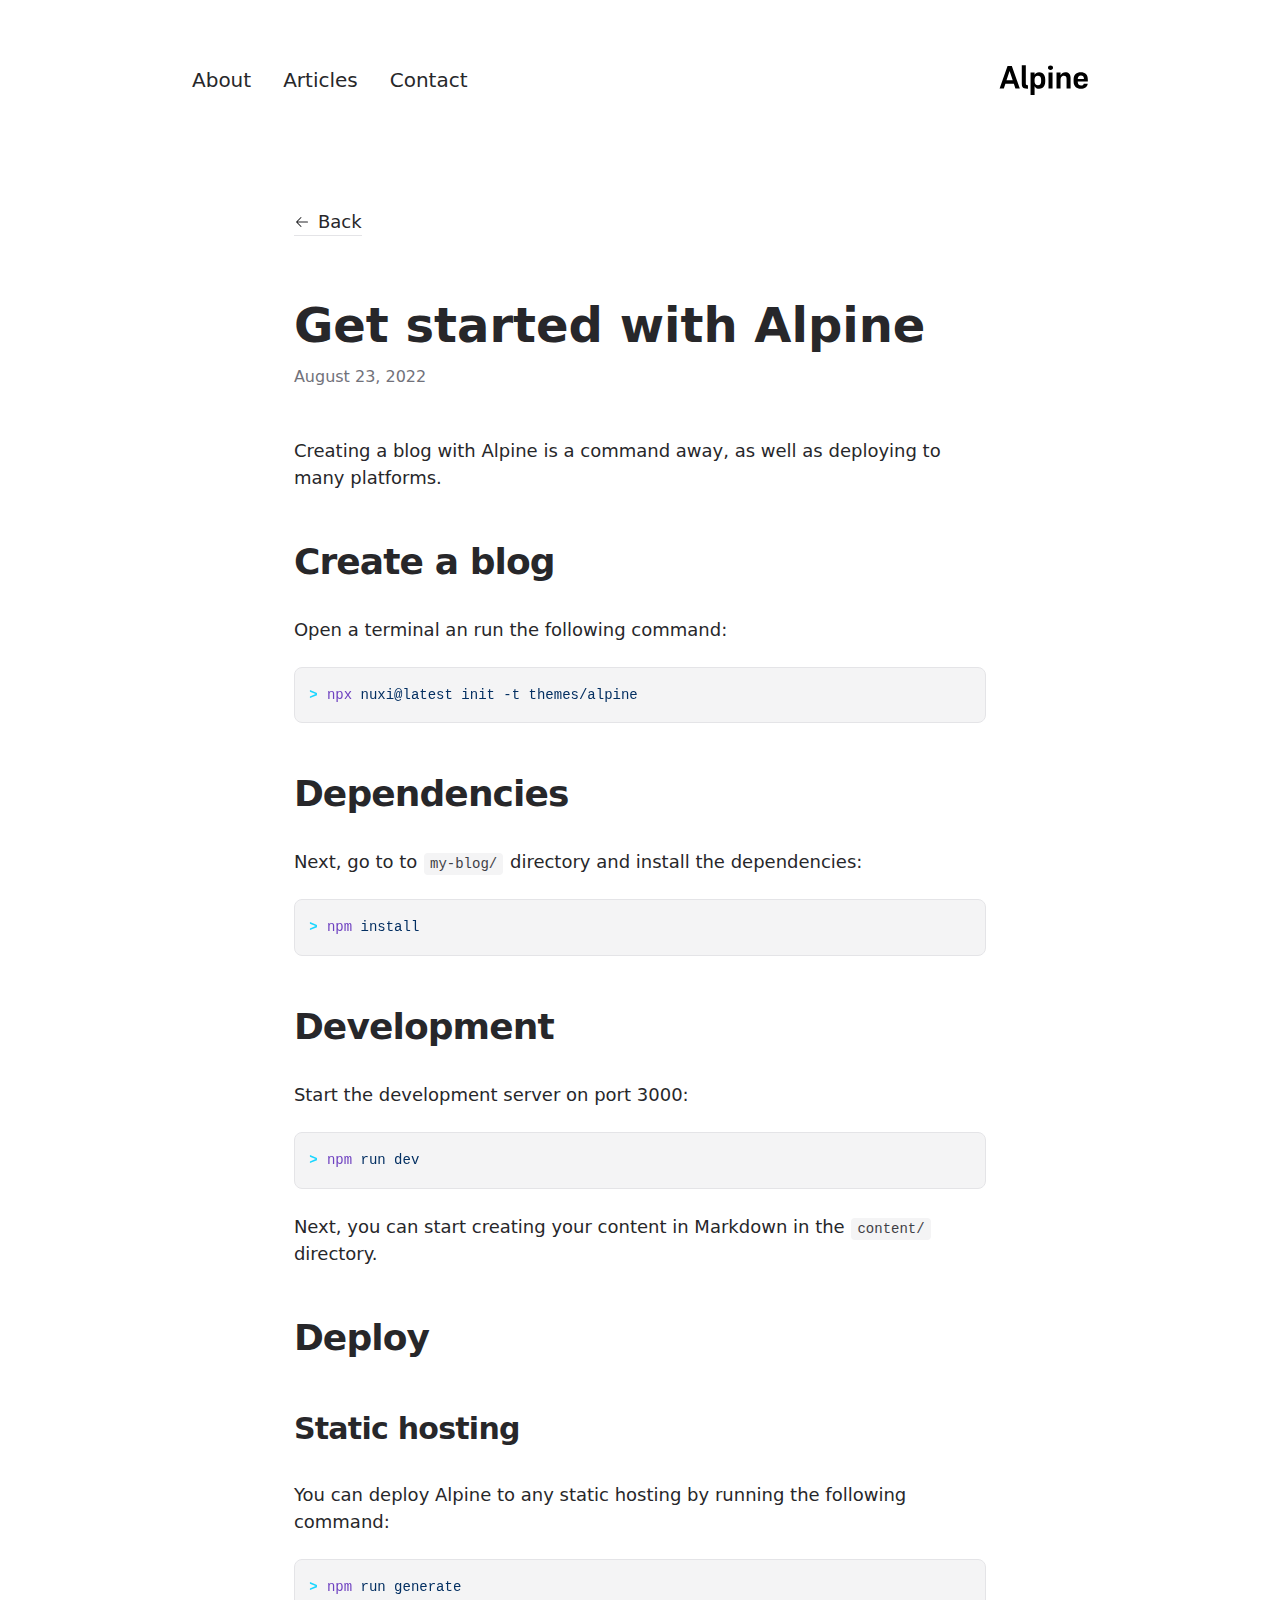
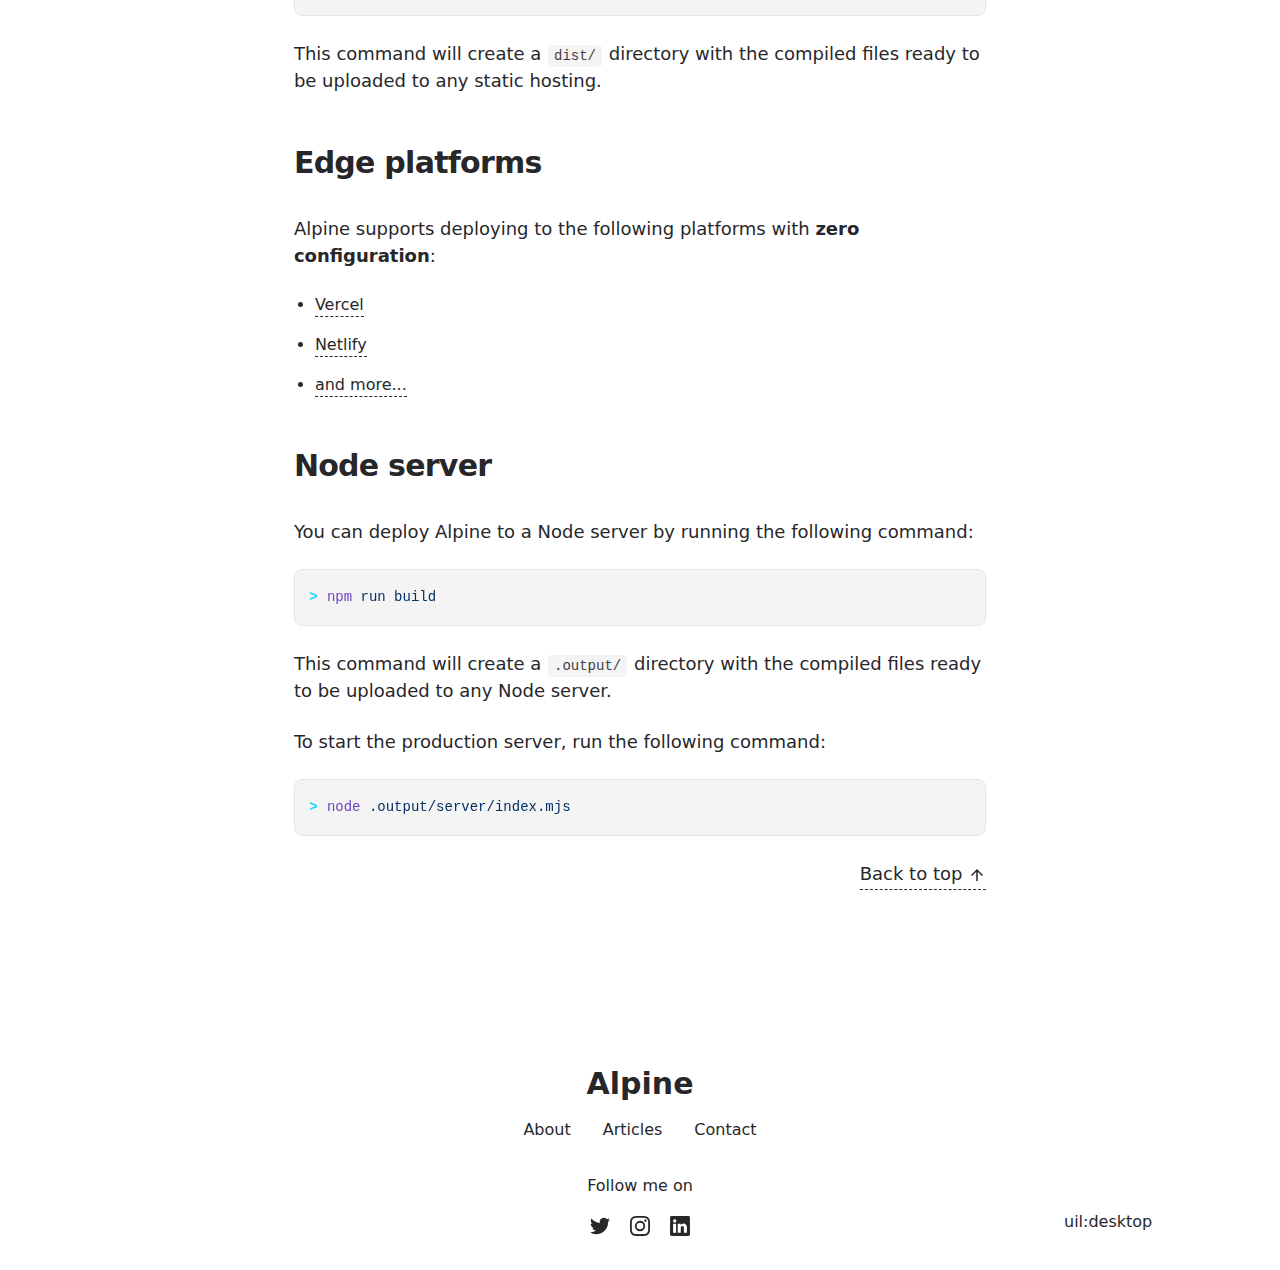
<file: articles/get-started/index.html>
<!DOCTYPE html><html lang="en"><head><meta charset="utf-8">
<meta name="viewport" content="width=device-width, initial-scale=1">
<title>Get started with Alpine</title>
<meta name="twitter:card" content="summary_large_image">
<meta property="og:image:width" content="400">
<meta property="og:image:height" content="300">
<meta property="og:image:alt" content="An image showcasing my project.">
<meta property="og:title" content="Get started with Alpine">
<meta name="description" content="Creating a blog with Alpine is a command away, as well as deploying to many platforms.">
<meta property="og:description" content="Creating a blog with Alpine is a command away, as well as deploying to many platforms.">
<meta property="og:image" content="/articles/get-started.webp">
<link rel="preload" as="fetch" crossorigin="anonymous" href="/articles/get-started/_payload.json">
<link rel="stylesheet" href="/_nuxt/entry.vpLBqkpB.css">
<link rel="stylesheet" href="/_nuxt/DocumentDrivenNotFound.vrm-LeIf.css">
<link rel="stylesheet" href="/_nuxt/article.WZJbfjsU.css">
<link rel="stylesheet" href="/_nuxt/ProseA.CfEGynMi.css">
<link rel="stylesheet" href="/_nuxt/ProseH1.ydSsxnd1.css">
<link rel="stylesheet" href="/_nuxt/ProseP.d-xmvCnx.css">
<link rel="stylesheet" href="/_nuxt/ProseH2.FTPkBB84.css">
<link rel="stylesheet" href="/_nuxt/ProsePre.nIRUQbb-.css">
<link rel="stylesheet" href="/_nuxt/ProseCode.SOf8avLc.css">
<link rel="stylesheet" href="/_nuxt/ProseCodeInline.EBmtvcGl.css">
<link rel="stylesheet" href="/_nuxt/ProseH3.LUAMIWT2.css">
<link rel="stylesheet" href="/_nuxt/ProseStrong.Ywe3ZOBI.css">
<link rel="stylesheet" href="/_nuxt/ProseUl.DMtE5dyX.css">
<link rel="stylesheet" href="/_nuxt/ProseLi.3lkyg_oj.css">
<link rel="modulepreload" as="script" crossorigin href="/_nuxt/entry.7-8yZ5C3.js">
<link rel="modulepreload" as="script" crossorigin href="/_nuxt/NuxtImg.j6HmJ6ij.js">
<link rel="modulepreload" as="script" crossorigin href="/_nuxt/document-driven.TBbHc0ti.js">
<link rel="modulepreload" as="script" crossorigin href="/_nuxt/DocumentDrivenEmpty.pxNCbqh4.js">
<link rel="modulepreload" as="script" crossorigin href="/_nuxt/ContentRenderer.u8K2xqK7.js">
<link rel="modulepreload" as="script" crossorigin href="/_nuxt/ContentRendererMarkdown.vue.I-YXmI1u.js">
<link rel="modulepreload" as="script" crossorigin href="/_nuxt/DocumentDrivenNotFound.iusih9hg.js">
<link rel="modulepreload" as="script" crossorigin href="/_nuxt/article.6JK_Sn-J.js">
<link rel="modulepreload" as="script" crossorigin href="/_nuxt/ProseA.g8S0rBCx.js">
<link rel="modulepreload" as="script" crossorigin href="/_nuxt/date.3uOv5BcS.js">
<link rel="modulepreload" as="script" crossorigin href="/_nuxt/ContentRendererMarkdown.VXnv0xKB.js">
<link rel="modulepreload" as="script" crossorigin href="/_nuxt/ProseH1.rsdqI1Ha.js">
<link rel="modulepreload" as="script" crossorigin href="/_nuxt/ProseP._g_eWodP.js">
<link rel="modulepreload" as="script" crossorigin href="/_nuxt/ProseH2.V2kMEKxP.js">
<link rel="modulepreload" as="script" crossorigin href="/_nuxt/ProsePre.TvKWDyon.js">
<link rel="modulepreload" as="script" crossorigin href="/_nuxt/ProseCode.oN-c9Kkd.js">
<link rel="modulepreload" as="script" crossorigin href="/_nuxt/ProseCodeInline.p3az8q4c.js">
<link rel="modulepreload" as="script" crossorigin href="/_nuxt/ProseH3.bENTclAn.js">
<link rel="modulepreload" as="script" crossorigin href="/_nuxt/ProseStrong.KfNu4ugF.js">
<link rel="modulepreload" as="script" crossorigin href="/_nuxt/ProseUl.s3wY3Nrf.js">
<link rel="modulepreload" as="script" crossorigin href="/_nuxt/ProseLi.d89BJGff.js">
<link rel="prefetch" as="script" crossorigin href="/_nuxt/default.D1usG1d3.js">
<link rel="prefetch" as="script" crossorigin href="/_nuxt/page.eeSWxQNG.js">
<link rel="prefetch" as="script" crossorigin href="/_nuxt/client-db.NuyR5T99.js">
<link rel="prefetch" as="style" href="/_nuxt/useStudio.5vfyueRC.css">
<link rel="prefetch" as="script" crossorigin href="/_nuxt/useStudio.T7lSa9cQ.js">
<link rel="prefetch" as="style" href="/_nuxt/error-404._LjjY-y0.css">
<link rel="prefetch" as="script" crossorigin href="/_nuxt/error-404.NCGmevcw.js">
<link rel="prefetch" as="style" href="/_nuxt/error-500.Ke0_YfD7.css">
<link rel="prefetch" as="script" crossorigin href="/_nuxt/error-500.QWi96v1z.js">
<script type="module" src="/_nuxt/entry.7-8yZ5C3.js" crossorigin></script><style id="pinceau-runtime-hydratable">@media{.phy[--]{--puid:lMjR_a-v;}.pv-NjlfB4{max-width:var(--elements-container-maxWidth);padding-left:var(--elements-container-padding-mobile);padding-right:var(--elements-container-padding-mobile);}@media (min-width: 475px){.pv-NjlfB4{padding-left:var(--elements-container-padding-xs);padding-right:var(--elements-container-padding-xs);}}@media (min-width: 640px){.pv-NjlfB4{padding-left:var(--elements-container-padding-sm);padding-right:var(--elements-container-padding-sm);}}@media (min-width: 768px){.pv-NjlfB4{padding-left:var(--elements-container-padding-md);padding-right:var(--elements-container-padding-md);}}} </style><style id="pinceau-theme">@media { :root {--pinceau-mq: initial; --alpine-readableLine: 68ch;--alpine-backdrop-backgroundColor: #f4f4f5b3;--prose-code-inline-padding: 0.2rem 0.375rem 0.2rem 0.375rem;--prose-code-block-backdropFilter: contrast(1);--prose-code-block-border-style: solid;--prose-code-block-border-width: 1px;--prose-tbody-tr-borderBottom-style: dashed;--prose-tbody-tr-borderBottom-width: 1px;--prose-th-textAlign: inherit;--prose-thead-borderBottom-style: solid;--prose-thead-borderBottom-width: 1px;--prose-thead-border-style: solid;--prose-thead-border-width: 0px;--prose-table-textAlign: start;--prose-hr-width: 1px;--prose-hr-style: solid;--prose-li-listStylePosition: outside;--prose-ol-li-markerColor: currentColor;--prose-ol-paddingInlineStart: 21px;--prose-ol-listStyleType: decimal;--prose-ul-li-markerColor: currentColor;--prose-ul-paddingInlineStart: 21px;--prose-ul-listStyleType: disc;--prose-blockquote-border-style: solid;--prose-blockquote-border-width: 4px;--prose-blockquote-quotes: '201C' '201D' '2018' '2019';--prose-blockquote-paddingInlineStart: 24px;--prose-a-code-color-hover: currentColor;--prose-a-code-color-static: currentColor;--prose-a-hasCode-borderBottom: none;--prose-a-border-distance: 2px;--prose-a-border-color-hover: currentColor;--prose-a-border-color-static: currentColor;--prose-a-border-style-hover: solid;--prose-a-border-style-static: dashed;--prose-a-border-width: 1px;--prose-a-color-static: inherit;--prose-a-textDecoration: none;--prose-h6-margin: 3rem 0 2rem;--prose-h5-margin: 3rem 0 2rem;--prose-h4-margin: 3rem 0 2rem;--prose-h3-margin: 3rem 0 2rem;--prose-h2-margin: 3rem 0 2rem;--prose-h1-margin: 0 0 2rem;--prose-p-fontSize: 18px;--typography-lead-loose: 2;--typography-lead-relaxed: 1.625;--typography-lead-normal: 1.5;--typography-lead-snug: 1.375;--typography-lead-tight: 1.25;--typography-lead-none: 1;--typography-lead-10: 2.5rem;--typography-lead-9: 2.25rem;--typography-lead-8: 2rem;--typography-lead-7: 1.75rem;--typography-lead-6: 1.5rem;--typography-lead-5: 1.25rem;--typography-lead-4: 1rem;--typography-lead-3: .75rem;--typography-lead-2: .5rem;--typography-lead-1: .025rem;--typography-fontWeight-black: 900;--typography-fontWeight-extrabold: 800;--typography-fontWeight-bold: 700;--typography-fontWeight-semibold: 600;--typography-fontWeight-medium: 500;--typography-fontWeight-normal: 400;--typography-fontWeight-light: 300;--typography-fontWeight-extralight: 200;--typography-fontWeight-thin: 100;--typography-fontSize-9xl: 128px;--typography-fontSize-8xl: 96px;--typography-fontSize-7xl: 72px;--typography-fontSize-6xl: 60px;--typography-fontSize-5xl: 48px;--typography-fontSize-4xl: 36px;--typography-fontSize-3xl: 30px;--typography-fontSize-2xl: 24px;--typography-fontSize-xl: 20px;--typography-fontSize-lg: 18px;--typography-fontSize-base: 16px;--typography-fontSize-sm: 14px;--typography-fontSize-xs: 12px;--typography-letterSpacing-wide: 0.025em;--typography-letterSpacing-tight: -0.025em;--typography-verticalMargin-base: 24px;--typography-verticalMargin-sm: 16px;--elements-border-secondary-hover: [object Object];--elements-backdrop-background: #fffc;--elements-backdrop-filter: saturate(200%) blur(20px);--elements-container-maxWidth: 64rem;--lead-loose: 2;--lead-relaxed: 1.625;--lead-normal: 1.5;--lead-snug: 1.375;--lead-tight: 1.25;--lead-none: 1;--lead-10: 2.5rem;--lead-9: 2.25rem;--lead-8: 2rem;--lead-7: 1.75rem;--lead-6: 1.5rem;--lead-5: 1.25rem;--lead-4: 1rem;--lead-3: .75rem;--lead-2: .5rem;--lead-1: .025rem;--letterSpacing-widest: 0.1em;--letterSpacing-wider: 0.05em;--letterSpacing-wide: 0.025em;--letterSpacing-normal: 0em;--letterSpacing-tight: -0.025em;--letterSpacing-tighter: -0.05em;--fontSize-9xl: 8rem;--fontSize-8xl: 6rem;--fontSize-7xl: 4.5rem;--fontSize-6xl: 3.75rem;--fontSize-5xl: 3rem;--fontSize-4xl: 2.25rem;--fontSize-3xl: 1.875rem;--fontSize-2xl: 1.5rem;--fontSize-xl: 1.25rem;--fontSize-lg: 1.125rem;--fontSize-base: 1rem;--fontSize-sm: 0.875rem;--fontSize-xs: 0.75rem;--fontWeight-black: 900;--fontWeight-extrabold: 800;--fontWeight-bold: 700;--fontWeight-semibold: 600;--fontWeight-medium: 500;--fontWeight-normal: 400;--fontWeight-light: 300;--fontWeight-extralight: 200;--fontWeight-thin: 100;--font-mono: ui-monospace, SFMono-Regular, Menlo, Monaco, Consolas, Liberation Mono, Courier New, monospace;--font-serif: ui-serif, Georgia, Cambria, Times New Roman, Times, serif;--font-sans: ui-sans-serif, system-ui, -apple-system, BlinkMacSystemFont, Segoe UI, Roboto, Helvetica Neue, Arial, Noto Sans, sans-serif, Apple Color Emoji, Segoe UI Emoji, Segoe UI Symbol, Noto Color Emoji;--opacity-total: 1;--opacity-high: 0.8;--opacity-medium: 0.5;--opacity-soft: 0.3;--opacity-light: 0.15;--opacity-bright: 0.1;--opacity-noOpacity: 0;--borderWidth-lg: 3px;--borderWidth-md: 2px;--borderWidth-sm: 1px;--borderWidth-noBorder: 0;--space-rem-875: 0.875rem;--space-rem-625: 0.625rem;--space-rem-375: 0.375rem;--space-rem-125: 0.125rem;--space-px: 1px;--space-128: 32rem;--space-96: 24rem;--space-80: 20rem;--space-72: 18rem;--space-64: 16rem;--space-60: 15rem;--space-56: 14rem;--space-52: 13rem;--space-48: 12rem;--space-44: 11rem;--space-40: 10rem;--space-36: 9rem;--space-32: 8rem;--space-28: 7rem;--space-24: 6rem;--space-20: 5rem;--space-16: 4rem;--space-14: 3.5rem;--space-12: 3rem;--space-11: 2.75rem;--space-10: 2.5rem;--space-9: 2.25rem;--space-8: 2rem;--space-7: 1.75rem;--space-6: 1.5rem;--space-5: 1.25rem;--space-4: 1rem;--space-3: 0.75rem;--space-2: 0.5rem;--space-1: 0.25rem;--space-0: 0px;--size-full: 100%;--size-7xl: 80rem;--size-6xl: 72rem;--size-5xl: 64rem;--size-4xl: 56rem;--size-3xl: 48rem;--size-2xl: 42rem;--size-xl: 36rem;--size-lg: 32rem;--size-md: 28rem;--size-sm: 24rem;--size-xs: 20rem;--size-200: 200px;--size-104: 104px;--size-80: 80px;--size-64: 64px;--size-56: 56px;--size-48: 48px;--size-40: 40px;--size-32: 32px;--size-24: 24px;--size-20: 20px;--size-16: 16px;--size-12: 12px;--size-8: 8px;--size-6: 6px;--size-4: 4px;--size-2: 2px;--size-0: 0px;--radii-full: 9999px;--radii-3xl: 1.75rem;--radii-2xl: 1.5rem;--radii-xl: 1rem;--radii-lg: 0.75rem;--radii-md: 0.5rem;--radii-sm: 0.375rem;--radii-xs: 0.25rem;--radii-2xs: 0.125rem;--radii-none: 0px;--shadow-none: 0px 0px 0px 0px transparent;--shadow-lg: 0px 10px 15px -3px #000000, 0px 4px 6px -4px #000000;--shadow-md: 0px 4px 6px -1px #000000, 0px 2px 4px -2px #000000;--shadow-sm: 0px 1px 3px 0px #000000, 0px 1px 2px -1px #000000;--shadow-xs: 0px 1px 2px 0px #000000;--height-screen: 100vh;--width-screen: 100vw;--color-primary-900: #002e38;--color-primary-800: #005c70;--color-primary-700: #008aa9;--color-primary-600: #00b9e1;--color-primary-500: #1ad6ff;--color-primary-400: #40ddff;--color-primary-300: #66e4ff;--color-primary-200: #8deaff;--color-primary-100: #b3f1ff;--color-primary-50: #d9f8ff;--color-ruby-900: #380011;--color-ruby-800: #700021;--color-ruby-700: #a90032;--color-ruby-600: #e10043;--color-ruby-500: #ff1a5e;--color-ruby-400: #ff4079;--color-ruby-300: #ff6694;--color-ruby-200: #ff8dae;--color-ruby-100: #ffb3c9;--color-ruby-50: #ffd9e4;--color-pink-900: #380025;--color-pink-800: #70004b;--color-pink-700: #a90070;--color-pink-600: #e10095;--color-pink-500: #ff1ab2;--color-pink-400: #ff40bf;--color-pink-300: #ff66cc;--color-pink-200: #ff8dd8;--color-pink-100: #ffb3e5;--color-pink-50: #ffd9f2;--color-purple-900: #190038;--color-purple-800: #330070;--color-purple-700: #4c00a9;--color-purple-600: #6500e1;--color-purple-500: #811aff;--color-purple-400: #9640ff;--color-purple-300: #ab66ff;--color-purple-200: #c08dff;--color-purple-100: #d5b3ff;--color-purple-50: #ead9ff;--color-royalblue-900: #0b0531;--color-royalblue-800: #160a62;--color-royalblue-700: #211093;--color-royalblue-600: #2c15c4;--color-royalblue-500: #4127e8;--color-royalblue-400: #614bec;--color-royalblue-300: #806ff0;--color-royalblue-200: #a093f3;--color-royalblue-100: #c0b7f7;--color-royalblue-50: #dfdbfb;--color-indigoblue-900: #001238;--color-indigoblue-800: #002370;--color-indigoblue-700: #0035a9;--color-indigoblue-600: #0047e1;--color-indigoblue-500: #1a62ff;--color-indigoblue-400: #407cff;--color-indigoblue-300: #6696ff;--color-indigoblue-200: #8db0ff;--color-indigoblue-100: #b3cbff;--color-indigoblue-50: #d9e5ff;--color-blue-900: #002438;--color-blue-800: #004870;--color-blue-700: #006ca9;--color-blue-600: #0090e1;--color-blue-500: #1aadff;--color-blue-400: #40bbff;--color-blue-300: #66c8ff;--color-blue-200: #8dd6ff;--color-blue-100: #b3e4ff;--color-blue-50: #d9f1ff;--color-lightblue-900: #002e38;--color-lightblue-800: #005c70;--color-lightblue-700: #008aa9;--color-lightblue-600: #00b9e1;--color-lightblue-500: #1ad6ff;--color-lightblue-400: #40ddff;--color-lightblue-300: #66e4ff;--color-lightblue-200: #8deaff;--color-lightblue-100: #b3f1ff;--color-lightblue-50: #d9f8ff;--color-teal-900: #062a28;--color-teal-800: #0b544f;--color-teal-700: #117d77;--color-teal-600: #16a79e;--color-teal-500: #1cd1c6;--color-teal-400: #36e4da;--color-teal-300: #5fe9e1;--color-teal-200: #87efe9;--color-teal-100: #aff4f0;--color-teal-50: #d7faf8;--color-pear-900: #2a2b09;--color-pear-800: #545512;--color-pear-700: #7e801b;--color-pear-600: #a8aa24;--color-pear-500: #d0d32f;--color-pear-400: #d8da52;--color-pear-300: #e0e274;--color-pear-200: #e8e997;--color-pear-100: #eff0ba;--color-pear-50: #f7f8dc;--color-red-900: #380300;--color-red-800: #700700;--color-red-700: #a90a00;--color-red-600: #e10e00;--color-red-500: #ff281a;--color-red-400: #ff4c40;--color-red-300: #ff7066;--color-red-200: #ff948d;--color-red-100: #ffb7b3;--color-red-50: #ffdbd9;--color-orange-900: #381800;--color-orange-800: #702f00;--color-orange-700: #a94700;--color-orange-600: #e15e00;--color-orange-500: #ff7a1a;--color-orange-400: #ff9040;--color-orange-300: #ffa666;--color-orange-200: #ffbd8d;--color-orange-100: #ffd3b3;--color-orange-50: #ffe9d9;--color-yellow-900: #362b03;--color-yellow-800: #6d5605;--color-yellow-700: #a38108;--color-yellow-600: #daac0a;--color-yellow-500: #f5c828;--color-yellow-400: #f7d14c;--color-yellow-300: #f8da70;--color-yellow-200: #fae393;--color-yellow-100: #fcedb7;--color-yellow-50: #fdf6db;--color-green-900: #003f25;--color-green-800: #005e38;--color-green-700: #007e4a;--color-green-600: #009d5d;--color-green-500: #00bd6f;--color-green-400: #00dc82;--color-green-300: #30ffaa;--color-green-200: #83ffcc;--color-green-100: #acffdd;--color-green-50: #d6ffee;--color-gray-900: #18181B;--color-gray-800: #27272A;--color-gray-700: #3f3f46;--color-gray-600: #52525B;--color-gray-500: #71717A;--color-gray-400: #a1a1aa;--color-gray-300: #D4d4d8;--color-gray-200: #e4e4e7;--color-gray-100: #f4f4f5;--color-gray-50: #fafafa;--color-black: #0c0c0d;--color-white: #FFFFFF;--media-portrait: only screen and (orientation: portrait);--media-landscape: only screen and (orientation: landscape);--media-rm: (prefers-reduced-motion: reduce);--media-2xl: (min-width: 1536px);--media-xl: (min-width: 1280px);--media-lg: (min-width: 1024px);--media-md: (min-width: 768px);--media-sm: (min-width: 640px);--media-xs: (min-width: 475px);--alpine-body-color: var(--color-gray-800);--alpine-body-backgroundColor: var(--color-white);--prose-code-inline-fontWeight: var(--typography-fontWeight-normal);--prose-code-inline-fontSize: var(--typography-fontSize-sm);--prose-code-inline-borderRadius: var(--radii-xs);--prose-code-block-pre-padding: var(--typography-verticalMargin-sm);--prose-code-block-margin: var(--typography-verticalMargin-base) 0;--prose-code-block-fontSize: var(--typography-fontSize-sm);--prose-tbody-code-inline-fontSize: var(--typography-fontSize-sm);--prose-tbody-td-padding: var(--typography-verticalMargin-sm);--prose-th-fontWeight: var(--typography-fontWeight-semibold);--prose-th-padding: 0 var(--typography-verticalMargin-sm) var(--typography-verticalMargin-sm) var(--typography-verticalMargin-sm);--prose-table-lineHeight: var(--typography-lead-6);--prose-table-fontSize: var(--typography-fontSize-sm);--prose-table-margin: var(--typography-verticalMargin-base) 0;--prose-hr-margin: var(--typography-verticalMargin-base) 0;--prose-li-margin: var(--typography-verticalMargin-sm) 0;--prose-ol-margin: var(--typography-verticalMargin-base) 0;--prose-ul-margin: var(--typography-verticalMargin-base) 0;--prose-blockquote-margin: var(--typography-verticalMargin-base) 0;--prose-a-code-border-style: var(--prose-a-border-style-static);--prose-a-code-border-width: var(--prose-a-border-width);--prose-a-fontWeight: var(--typography-fontWeight-medium);--prose-img-margin: var(--typography-verticalMargin-base) 0;--prose-strong-fontWeight: var(--typography-fontWeight-semibold);--prose-h6-iconSize: var(--typography-fontSize-base);--prose-h6-fontWeight: var(--typography-fontWeight-semibold);--prose-h6-lineHeight: var(--typography-lead-normal);--prose-h6-fontSize: var(--typography-fontSize-lg);--prose-h5-iconSize: var(--typography-fontSize-lg);--prose-h5-fontWeight: var(--typography-fontWeight-semibold);--prose-h5-lineHeight: var(--typography-lead-snug);--prose-h5-fontSize: var(--typography-fontSize-xl);--prose-h4-iconSize: var(--typography-fontSize-lg);--prose-h4-letterSpacing: var(--typography-letterSpacing-tight);--prose-h4-fontWeight: var(--typography-fontWeight-semibold);--prose-h4-lineHeight: var(--typography-lead-snug);--prose-h4-fontSize: var(--typography-fontSize-2xl);--prose-h3-iconSize: var(--typography-fontSize-xl);--prose-h3-letterSpacing: var(--typography-letterSpacing-tight);--prose-h3-fontWeight: var(--typography-fontWeight-semibold);--prose-h3-lineHeight: var(--typography-lead-snug);--prose-h3-fontSize: var(--typography-fontSize-3xl);--prose-h2-iconSize: var(--typography-fontSize-2xl);--prose-h2-letterSpacing: var(--typography-letterSpacing-tight);--prose-h2-fontWeight: var(--typography-fontWeight-semibold);--prose-h2-lineHeight: var(--typography-lead-tight);--prose-h2-fontSize: var(--typography-fontSize-4xl);--prose-h1-iconSize: var(--typography-fontSize-3xl);--prose-h1-letterSpacing: var(--typography-letterSpacing-tight);--prose-h1-fontWeight: var(--typography-fontWeight-bold);--prose-h1-lineHeight: var(--typography-lead-tight);--prose-h1-fontSize: var(--typography-fontSize-5xl);--prose-p-br-margin: var(--typography-verticalMargin-base) 0 0 0;--prose-p-margin: var(--typography-verticalMargin-base) 0;--prose-p-lineHeight: var(--typography-lead-normal);--typography-color-primary-900: var(--color-primary-900);--typography-color-primary-800: var(--color-primary-800);--typography-color-primary-700: var(--color-primary-700);--typography-color-primary-600: var(--color-primary-600);--typography-color-primary-500: var(--color-primary-500);--typography-color-primary-400: var(--color-primary-400);--typography-color-primary-300: var(--color-primary-300);--typography-color-primary-200: var(--color-primary-200);--typography-color-primary-100: var(--color-primary-100);--typography-color-primary-50: var(--color-primary-50);--typography-font-code: var(--font-mono);--typography-font-body: var(--font-sans);--typography-font-display: var(--font-sans);--typography-body-backgroundColor: var(--color-white);--typography-body-color: var(--color-black);--elements-state-danger-borderColor-secondary: var(--color-red-200);--elements-state-danger-borderColor-primary: var(--color-red-100);--elements-state-danger-backgroundColor-secondary: var(--color-red-100);--elements-state-danger-backgroundColor-primary: var(--color-red-50);--elements-state-danger-color-secondary: var(--color-red-600);--elements-state-danger-color-primary: var(--color-red-500);--elements-state-warning-borderColor-secondary: var(--color-yellow-200);--elements-state-warning-borderColor-primary: var(--color-yellow-100);--elements-state-warning-backgroundColor-secondary: var(--color-yellow-100);--elements-state-warning-backgroundColor-primary: var(--color-yellow-50);--elements-state-warning-color-secondary: var(--color-yellow-700);--elements-state-warning-color-primary: var(--color-yellow-600);--elements-state-success-borderColor-secondary: var(--color-green-200);--elements-state-success-borderColor-primary: var(--color-green-100);--elements-state-success-backgroundColor-secondary: var(--color-green-100);--elements-state-success-backgroundColor-primary: var(--color-green-50);--elements-state-success-color-secondary: var(--color-green-600);--elements-state-success-color-primary: var(--color-green-500);--elements-state-info-borderColor-secondary: var(--color-blue-200);--elements-state-info-borderColor-primary: var(--color-blue-100);--elements-state-info-backgroundColor-secondary: var(--color-blue-100);--elements-state-info-backgroundColor-primary: var(--color-blue-50);--elements-state-info-color-secondary: var(--color-blue-600);--elements-state-info-color-primary: var(--color-blue-500);--elements-state-primary-borderColor-secondary: var(--color-primary-200);--elements-state-primary-borderColor-primary: var(--color-primary-100);--elements-state-primary-backgroundColor-secondary: var(--color-primary-100);--elements-state-primary-backgroundColor-primary: var(--color-primary-50);--elements-state-primary-color-secondary: var(--color-primary-700);--elements-state-primary-color-primary: var(--color-primary-600);--elements-surface-secondary-backgroundColor: var(--color-gray-200);--elements-surface-primary-backgroundColor: var(--color-gray-100);--elements-surface-background-base: var(--color-gray-100);--elements-border-secondary-static: var(--color-gray-200);--elements-border-primary-hover: var(--color-gray-200);--elements-border-primary-static: var(--color-gray-100);--elements-container-padding-md: var(--space-16);--elements-container-padding-sm: var(--space-12);--elements-container-padding-xs: var(--space-8);--elements-container-padding-mobile: var(--space-6);--elements-text-secondary-color-hover: var(--color-gray-700);--elements-text-secondary-color-static: var(--color-gray-500);--elements-text-primary-color-static: var(--color-gray-900);--text-6xl-lineHeight: var(--lead-none);--text-6xl-fontSize: var(--fontSize-6xl);--text-5xl-lineHeight: var(--lead-none);--text-5xl-fontSize: var(--fontSize-5xl);--text-4xl-lineHeight: var(--lead-10);--text-4xl-fontSize: var(--fontSize-4xl);--text-3xl-lineHeight: var(--lead-9);--text-3xl-fontSize: var(--fontSize-3xl);--text-2xl-lineHeight: var(--lead-8);--text-2xl-fontSize: var(--fontSize-2xl);--text-xl-lineHeight: var(--lead-7);--text-xl-fontSize: var(--fontSize-xl);--text-lg-lineHeight: var(--lead-7);--text-lg-fontSize: var(--fontSize-lg);--text-base-lineHeight: var(--lead-6);--text-base-fontSize: var(--fontSize-base);--text-sm-lineHeight: var(--lead-5);--text-sm-fontSize: var(--fontSize-sm);--text-xs-lineHeight: var(--lead-4);--text-xs-fontSize: var(--fontSize-xs);--shadow-2xl: 0px 25px 50px -12px var(--color-gray-900);--shadow-xl: 0px 20px 25px -5px var(--color-gray-400), 0px 8px 10px -6px #000000;--color-secondary-900: var(--color-gray-900);--color-secondary-800: var(--color-gray-800);--color-secondary-700: var(--color-gray-700);--color-secondary-600: var(--color-gray-600);--color-secondary-500: var(--color-gray-500);--color-secondary-400: var(--color-gray-400);--color-secondary-300: var(--color-gray-300);--color-secondary-200: var(--color-gray-200);--color-secondary-100: var(--color-gray-100);--color-secondary-50: var(--color-gray-50);--prose-a-code-background-hover: var(--typography-color-primary-50);--prose-a-code-border-color-hover: var(--typography-color-primary-500);--prose-a-color-hover: var(--typography-color-primary-500);--typography-color-secondary-900: var(--color-secondary-900);--typography-color-secondary-800: var(--color-secondary-800);--typography-color-secondary-700: var(--color-secondary-700);--typography-color-secondary-600: var(--color-secondary-600);--typography-color-secondary-500: var(--color-secondary-500);--typography-color-secondary-400: var(--color-secondary-400);--typography-color-secondary-300: var(--color-secondary-300);--typography-color-secondary-200: var(--color-secondary-200);--typography-color-secondary-100: var(--color-secondary-100);--typography-color-secondary-50: var(--color-secondary-50);--prose-code-inline-backgroundColor: var(--typography-color-secondary-100);--prose-code-inline-color: var(--typography-color-secondary-700);--prose-code-block-backgroundColor: var(--typography-color-secondary-100);--prose-code-block-color: var(--typography-color-secondary-700);--prose-code-block-border-color: var(--typography-color-secondary-200);--prose-tbody-tr-borderBottom-color: var(--typography-color-secondary-200);--prose-th-color: var(--typography-color-secondary-600);--prose-thead-borderBottom-color: var(--typography-color-secondary-200);--prose-thead-border-color: var(--typography-color-secondary-300);--prose-hr-color: var(--typography-color-secondary-200);--prose-blockquote-border-color: var(--typography-color-secondary-200);--prose-blockquote-color: var(--typography-color-secondary-500);--prose-a-code-border-color-static: var(--typography-color-secondary-400); } }@media { :root.dark {--pinceau-mq: dark; --alpine-backdrop-backgroundColor: #18181bb3;--prose-code-block-backdropFilter: contrast(1);--prose-ol-li-markerColor: currentColor;--prose-ul-li-markerColor: currentColor;--prose-a-code-color-hover: currentColor;--prose-a-code-color-static: currentColor;--prose-a-border-color-hover: currentColor;--prose-a-border-color-static: currentColor;--prose-a-color-static: inherit;--elements-backdrop-background: #0c0d0ccc;--alpine-body-color: var(--color-gray-200);--alpine-body-backgroundColor: var(--color-black);--typography-body-backgroundColor: var(--color-black);--typography-body-color: var(--color-white);--elements-state-danger-borderColor-secondary: var(--color-red-700);--elements-state-danger-borderColor-primary: var(--color-red-800);--elements-state-danger-backgroundColor-secondary: var(--color-red-800);--elements-state-danger-backgroundColor-primary: var(--color-red-900);--elements-state-danger-color-secondary: var(--color-red-200);--elements-state-danger-color-primary: var(--color-red-300);--elements-state-warning-borderColor-secondary: var(--color-yellow-700);--elements-state-warning-borderColor-primary: var(--color-yellow-800);--elements-state-warning-backgroundColor-secondary: var(--color-yellow-800);--elements-state-warning-backgroundColor-primary: var(--color-yellow-900);--elements-state-warning-color-secondary: var(--color-yellow-200);--elements-state-warning-color-primary: var(--color-yellow-400);--elements-state-success-borderColor-secondary: var(--color-green-700);--elements-state-success-borderColor-primary: var(--color-green-800);--elements-state-success-backgroundColor-secondary: var(--color-green-800);--elements-state-success-backgroundColor-primary: var(--color-green-900);--elements-state-success-color-secondary: var(--color-green-200);--elements-state-success-color-primary: var(--color-green-400);--elements-state-info-borderColor-secondary: var(--color-blue-700);--elements-state-info-borderColor-primary: var(--color-blue-800);--elements-state-info-backgroundColor-secondary: var(--color-blue-800);--elements-state-info-backgroundColor-primary: var(--color-blue-900);--elements-state-info-color-secondary: var(--color-blue-200);--elements-state-info-color-primary: var(--color-blue-400);--elements-state-primary-borderColor-secondary: var(--color-primary-700);--elements-state-primary-borderColor-primary: var(--color-primary-800);--elements-state-primary-backgroundColor-secondary: var(--color-primary-800);--elements-state-primary-backgroundColor-primary: var(--color-primary-900);--elements-state-primary-color-secondary: var(--color-primary-200);--elements-state-primary-color-primary: var(--color-primary-400);--elements-surface-secondary-backgroundColor: var(--color-gray-800);--elements-surface-primary-backgroundColor: var(--color-gray-900);--elements-surface-background-base: var(--color-gray-900);--elements-border-secondary-static: var(--color-gray-800);--elements-border-primary-hover: var(--color-gray-800);--elements-border-primary-static: var(--color-gray-900);--elements-text-secondary-color-hover: var(--color-gray-200);--elements-text-secondary-color-static: var(--color-gray-400);--elements-text-primary-color-static: var(--color-gray-50);--prose-a-code-background-hover: var(--typography-color-primary-900);--prose-a-code-border-color-hover: var(--typography-color-primary-600);--prose-a-color-hover: var(--typography-color-primary-400);--prose-code-inline-backgroundColor: var(--typography-color-secondary-800);--prose-code-inline-color: var(--typography-color-secondary-200);--prose-code-block-backgroundColor: var(--typography-color-secondary-900);--prose-code-block-color: var(--typography-color-secondary-200);--prose-code-block-border-color: var(--typography-color-secondary-800);--prose-tbody-tr-borderBottom-color: var(--typography-color-secondary-800);--prose-th-color: var(--typography-color-secondary-400);--prose-thead-borderBottom-color: var(--typography-color-secondary-800);--prose-thead-border-color: var(--typography-color-secondary-600);--prose-hr-color: var(--typography-color-secondary-800);--prose-blockquote-border-color: var(--typography-color-secondary-700);--prose-blockquote-color: var(--typography-color-secondary-400);--prose-a-code-border-color-static: var(--typography-color-secondary-600); } }</style><script>"use strict";(()=>{const a=window,e=document.documentElement,m=["dark","light"],c=window&&window.localStorage&&window.localStorage.getItem&&window.localStorage.getItem("nuxt-color-mode")||"system";let n=c==="system"?d():c;const l=e.getAttribute("data-color-mode-forced");l&&(n=l),i(n),a["__NUXT_COLOR_MODE__"]={preference:c,value:n,getColorScheme:d,addColorScheme:i,removeColorScheme:f};function i(o){const t=""+o+"",s="";e.classList?e.classList.add(t):e.className+=" "+t,s&&e.setAttribute("data-"+s,o)}function f(o){const t=""+o+"",s="";e.classList?e.classList.remove(t):e.className=e.className.replace(new RegExp(t,"g"),""),s&&e.removeAttribute("data-"+s)}function r(o){return a.matchMedia("(prefers-color-scheme"+o+")")}function d(){if(a.matchMedia&&r("").media!=="not all"){for(const o of m)if(r(":"+o).matches)return o}return"light"}})();
</script></head><body><div id="__nuxt"><div class="container pv-NjlfB4 pc-lMjR_a app-layout" data-v-b903d8ac data-v-e3e91b26><!--[--><div class="nuxt-progress" style="width:0%;height:3px;opacity:0;background-size:Infinity% auto;" data-v-b903d8ac></div><header class="right" data-v-b903d8ac data-v-248428b8><div class="menu" data-v-248428b8><button aria-label="Navigation Menu" data-v-248428b8><svg width="24" height="24" viewBox="0 0 68 68" fill="currentColor" xmlns="http://www.w3.org/2000/svg" data-v-248428b8><path d="M8 34C8 32.1362 8 31.2044 8.30448 30.4693C8.71046 29.4892 9.48915 28.7105 10.4693 28.3045C11.2044 28 12.1362 28 14 28C15.8638 28 16.7956 28 17.5307 28.3045C18.5108 28.7105 19.2895 29.4892 19.6955 30.4693C20 31.2044 20 32.1362 20 34C20 35.8638 20 36.7956 19.6955 37.5307C19.2895 38.5108 18.5108 39.2895 17.5307 39.6955C16.7956 40 15.8638 40 14 40C12.1362 40 11.2044 40 10.4693 39.6955C9.48915 39.2895 8.71046 38.5108 8.30448 37.5307C8 36.7956 8 35.8638 8 34Z" data-v-248428b8></path><path d="M28 34C28 32.1362 28 31.2044 28.3045 30.4693C28.7105 29.4892 29.4892 28.7105 30.4693 28.3045C31.2044 28 32.1362 28 34 28C35.8638 28 36.7956 28 37.5307 28.3045C38.5108 28.7105 39.2895 29.4892 39.6955 30.4693C40 31.2044 40 32.1362 40 34C40 35.8638 40 36.7956 39.6955 37.5307C39.2895 38.5108 38.5108 39.2895 37.5307 39.6955C36.7956 40 35.8638 40 34 40C32.1362 40 31.2044 40 30.4693 39.6955C29.4892 39.2895 28.7105 38.5108 28.3045 37.5307C28 36.7956 28 35.8638 28 34Z" data-v-248428b8></path><path d="M48 34C48 32.1362 48 31.2044 48.3045 30.4693C48.7105 29.4892 49.4892 28.7105 50.4693 28.3045C51.2044 28 52.1362 28 54 28C55.8638 28 56.7956 28 57.5307 28.3045C58.5108 28.7105 59.2895 29.4892 59.6955 30.4693C60 31.2044 60 32.1362 60 34C60 35.8638 60 36.7956 59.6955 37.5307C59.2895 38.5108 58.5108 39.2895 57.5307 39.6955C56.7956 40 55.8638 40 54 40C52.1362 40 51.2044 40 50.4693 39.6955C49.4892 39.2895 48.7105 38.5108 48.3045 37.5307C48 36.7956 48 35.8638 48 34Z" data-v-248428b8></path></svg></button></div><div class="overlay" data-v-248428b8><nav data-v-248428b8 data-v-57c718d0><ul data-v-57c718d0><!--[--><li data-v-57c718d0><a href="/" class="" data-v-57c718d0><span class="underline-fx" data-v-57c718d0></span> About</a></li><li data-v-57c718d0><a href="/articles" class="" data-v-57c718d0><span class="underline-fx" data-v-57c718d0></span> Articles</a></li><li data-v-57c718d0><a href="/contact" class="" data-v-57c718d0><span class="underline-fx" data-v-57c718d0></span> Contact</a></li><!--]--></ul></nav></div><div class="logo" data-v-248428b8><a href="/" class="" data-v-248428b8><img src="/logo-dark.svg" class="dark-img" alt="alpine" width="89" height="31" data-v-248428b8><img src="/logo.svg" class="light-img" alt="alpine" width="89" height="31" data-v-248428b8></a></div><div class="main-nav" data-v-248428b8><nav data-v-248428b8 data-v-57c718d0><ul data-v-57c718d0><!--[--><li data-v-57c718d0><a href="/" class="" data-v-57c718d0><span class="underline-fx" data-v-57c718d0></span> About</a></li><li data-v-57c718d0><a href="/articles" class="" data-v-57c718d0><span class="underline-fx" data-v-57c718d0></span> Articles</a></li><li data-v-57c718d0><a href="/contact" class="" data-v-57c718d0><span class="underline-fx" data-v-57c718d0></span> Contact</a></li><!--]--></ul></nav></div></header><!--[--><div class="document-driven-page"><article data-v-d8c0c423><a href="/articles" class="back" data-v-d8c0c423><svg xmlns="http://www.w3.org/2000/svg" xmlns:xlink="http://www.w3.org/1999/xlink" aria-hidden="true" role="img" class="icon" data-v-d8c0c423 style="" width="1em" height="1em" viewBox="0 0 256 256" data-v-60a64bd7><path fill="currentColor" d="M224 128a8 8 0 0 1-8 8H59.31l58.35 58.34a8 8 0 0 1-11.32 11.32l-72-72a8 8 0 0 1 0-11.32l72-72a8 8 0 0 1 11.32 11.32L59.31 120H216a8 8 0 0 1 8 8"/></svg><span data-v-d8c0c423> Back </span></a><header data-v-d8c0c423><h1 class="title" data-v-d8c0c423>Get started with Alpine</h1><time datetime="2022-08-23T00:00:00.000Z" data-v-d8c0c423>August 23, 2022</time></header><div class="prose" data-v-d8c0c423><!--[--><div><h1 id="get-started-with-alpine" data-v-d10381ce><a aria-current="page" href="/articles/get-started#get-started-with-alpine" class="router-link-active router-link-exact-active" data-v-d10381ce><!--[-->Get started with Alpine<!--]--><!----></a></h1><p data-v-3b8ec9ca><!--[-->Creating a blog with Alpine is a command away, as well as deploying to many platforms.<!--]--></p><h2 id="create-a-blog" data-v-c3e28d10><a aria-current="page" href="/articles/get-started#create-a-blog" class="router-link-active router-link-exact-active" data-v-c3e28d10><!--[-->Create a blog<!--]--><!----></a></h2><p data-v-3b8ec9ca><!--[-->Open a terminal an run the following command:<!--]--></p><div class="highlight-bash prose-code" meta data-v-6e3d3c38><!----><!--[--><pre class="language-bash shiki shiki-themes github-light github-dark" style=""><!--[--><code><span class="line" line="1"><span style="--shiki-default:#6F42C1;--shiki-dark:#B392F0">npx</span><span style="--shiki-default:#032F62;--shiki-dark:#9ECBFF"> nuxi@latest init -t themes/alpine
</span></span></code><!--]--></pre><!--]--><button class="copy-button" data-v-6e3d3c38 data-v-c33e4664><span class="sr-only" data-v-c33e4664>Copy to clipboard</span><span class="icon-wrapper" data-v-c33e4664><svg xmlns="http://www.w3.org/2000/svg" xmlns:xlink="http://www.w3.org/1999/xlink" aria-hidden="true" role="img" class="icon" data-v-c33e4664 style="" width="18px" height="18px" viewBox="0 0 256 256" data-v-60a64bd7><path fill="currentColor" d="M216 32H88a8 8 0 0 0-8 8v40H40a8 8 0 0 0-8 8v128a8 8 0 0 0 8 8h128a8 8 0 0 0 8-8v-40h40a8 8 0 0 0 8-8V40a8 8 0 0 0-8-8m-56 176H48V96h112Zm48-48h-32V88a8 8 0 0 0-8-8H96V48h112Z"/></svg></span></button></div><h2 id="dependencies" data-v-c3e28d10><a aria-current="page" href="/articles/get-started#dependencies" class="router-link-active router-link-exact-active" data-v-c3e28d10><!--[-->Dependencies<!--]--><!----></a></h2><p data-v-3b8ec9ca><!--[-->Next, go to to <code class="" data-v-6f2b94bc><!--[-->my-blog/<!--]--></code> directory and install the dependencies:<!--]--></p><div class="highlight-bash prose-code" meta data-v-6e3d3c38><!----><!--[--><pre class="language-bash shiki shiki-themes github-light github-dark" style=""><!--[--><code><span class="line" line="1"><span style="--shiki-default:#6F42C1;--shiki-dark:#B392F0">npm</span><span style="--shiki-default:#032F62;--shiki-dark:#9ECBFF"> install
</span></span></code><!--]--></pre><!--]--><button class="copy-button" data-v-6e3d3c38 data-v-c33e4664><span class="sr-only" data-v-c33e4664>Copy to clipboard</span><span class="icon-wrapper" data-v-c33e4664><svg xmlns="http://www.w3.org/2000/svg" xmlns:xlink="http://www.w3.org/1999/xlink" aria-hidden="true" role="img" class="icon" data-v-c33e4664 style="" width="18px" height="18px" viewBox="0 0 256 256" data-v-60a64bd7><path fill="currentColor" d="M216 32H88a8 8 0 0 0-8 8v40H40a8 8 0 0 0-8 8v128a8 8 0 0 0 8 8h128a8 8 0 0 0 8-8v-40h40a8 8 0 0 0 8-8V40a8 8 0 0 0-8-8m-56 176H48V96h112Zm48-48h-32V88a8 8 0 0 0-8-8H96V48h112Z"/></svg></span></button></div><h2 id="development" data-v-c3e28d10><a aria-current="page" href="/articles/get-started#development" class="router-link-active router-link-exact-active" data-v-c3e28d10><!--[-->Development<!--]--><!----></a></h2><p data-v-3b8ec9ca><!--[-->Start the development server on port 3000:<!--]--></p><div class="highlight-bash prose-code" meta data-v-6e3d3c38><!----><!--[--><pre class="language-bash shiki shiki-themes github-light github-dark" style=""><!--[--><code><span class="line" line="1"><span style="--shiki-default:#6F42C1;--shiki-dark:#B392F0">npm</span><span style="--shiki-default:#032F62;--shiki-dark:#9ECBFF"> run dev
</span></span></code><!--]--></pre><!--]--><button class="copy-button" data-v-6e3d3c38 data-v-c33e4664><span class="sr-only" data-v-c33e4664>Copy to clipboard</span><span class="icon-wrapper" data-v-c33e4664><svg xmlns="http://www.w3.org/2000/svg" xmlns:xlink="http://www.w3.org/1999/xlink" aria-hidden="true" role="img" class="icon" data-v-c33e4664 style="" width="18px" height="18px" viewBox="0 0 256 256" data-v-60a64bd7><path fill="currentColor" d="M216 32H88a8 8 0 0 0-8 8v40H40a8 8 0 0 0-8 8v128a8 8 0 0 0 8 8h128a8 8 0 0 0 8-8v-40h40a8 8 0 0 0 8-8V40a8 8 0 0 0-8-8m-56 176H48V96h112Zm48-48h-32V88a8 8 0 0 0-8-8H96V48h112Z"/></svg></span></button></div><p data-v-3b8ec9ca><!--[-->Next, you can start creating your content in Markdown in the <code class="" data-v-6f2b94bc><!--[-->content/<!--]--></code> directory.<!--]--></p><h2 id="deploy" data-v-c3e28d10><a aria-current="page" href="/articles/get-started#deploy" class="router-link-active router-link-exact-active" data-v-c3e28d10><!--[-->Deploy<!--]--><!----></a></h2><h3 id="static-hosting" data-v-705993df><a aria-current="page" href="/articles/get-started#static-hosting" class="router-link-active router-link-exact-active" data-v-705993df><!--[-->Static hosting<!--]--><!----></a></h3><p data-v-3b8ec9ca><!--[-->You can deploy Alpine to any static hosting by running the following command:<!--]--></p><div class="highlight-bash prose-code" meta data-v-6e3d3c38><!----><!--[--><pre class="language-bash shiki shiki-themes github-light github-dark" style=""><!--[--><code><span class="line" line="1"><span style="--shiki-default:#6F42C1;--shiki-dark:#B392F0">npm</span><span style="--shiki-default:#032F62;--shiki-dark:#9ECBFF"> run generate
</span></span></code><!--]--></pre><!--]--><button class="copy-button" data-v-6e3d3c38 data-v-c33e4664><span class="sr-only" data-v-c33e4664>Copy to clipboard</span><span class="icon-wrapper" data-v-c33e4664><svg xmlns="http://www.w3.org/2000/svg" xmlns:xlink="http://www.w3.org/1999/xlink" aria-hidden="true" role="img" class="icon" data-v-c33e4664 style="" width="18px" height="18px" viewBox="0 0 256 256" data-v-60a64bd7><path fill="currentColor" d="M216 32H88a8 8 0 0 0-8 8v40H40a8 8 0 0 0-8 8v128a8 8 0 0 0 8 8h128a8 8 0 0 0 8-8v-40h40a8 8 0 0 0 8-8V40a8 8 0 0 0-8-8m-56 176H48V96h112Zm48-48h-32V88a8 8 0 0 0-8-8H96V48h112Z"/></svg></span></button></div><p data-v-3b8ec9ca><!--[-->This command will create a <code class="" data-v-6f2b94bc><!--[-->dist/<!--]--></code> directory with the compiled files ready to be uploaded to any static hosting.<!--]--></p><h3 id="edge-platforms" data-v-705993df><a aria-current="page" href="/articles/get-started#edge-platforms" class="router-link-active router-link-exact-active" data-v-705993df><!--[-->Edge platforms<!--]--><!----></a></h3><p data-v-3b8ec9ca><!--[-->Alpine supports deploying to the following platforms with <strong data-v-d02a2374><!--[-->zero configuration<!--]--></strong>:<!--]--></p><ul data-v-d531e0c0><!--[--><li data-v-16e2649f><!--[--><a href="https://vercel.com" rel="nofollow" data-v-3f744e95><!--[-->Vercel<!--]--></a><!--]--></li><li data-v-16e2649f><!--[--><a href="https://netlify.com" rel="nofollow" data-v-3f744e95><!--[-->Netlify<!--]--></a><!--]--></li><li data-v-16e2649f><!--[--><a href="https://v3.nuxtjs.org/guide/deploy/presets#supported-hosting-providers" rel="nofollow" data-v-3f744e95><!--[-->and more...<!--]--></a><!--]--></li><!--]--></ul><h3 id="node-server" data-v-705993df><a aria-current="page" href="/articles/get-started#node-server" class="router-link-active router-link-exact-active" data-v-705993df><!--[-->Node server<!--]--><!----></a></h3><p data-v-3b8ec9ca><!--[-->You can deploy Alpine to a Node server by running the following command:<!--]--></p><div class="highlight-bash prose-code" meta data-v-6e3d3c38><!----><!--[--><pre class="language-bash shiki shiki-themes github-light github-dark" style=""><!--[--><code><span class="line" line="1"><span style="--shiki-default:#6F42C1;--shiki-dark:#B392F0">npm</span><span style="--shiki-default:#032F62;--shiki-dark:#9ECBFF"> run build
</span></span></code><!--]--></pre><!--]--><button class="copy-button" data-v-6e3d3c38 data-v-c33e4664><span class="sr-only" data-v-c33e4664>Copy to clipboard</span><span class="icon-wrapper" data-v-c33e4664><svg xmlns="http://www.w3.org/2000/svg" xmlns:xlink="http://www.w3.org/1999/xlink" aria-hidden="true" role="img" class="icon" data-v-c33e4664 style="" width="18px" height="18px" viewBox="0 0 256 256" data-v-60a64bd7><path fill="currentColor" d="M216 32H88a8 8 0 0 0-8 8v40H40a8 8 0 0 0-8 8v128a8 8 0 0 0 8 8h128a8 8 0 0 0 8-8v-40h40a8 8 0 0 0 8-8V40a8 8 0 0 0-8-8m-56 176H48V96h112Zm48-48h-32V88a8 8 0 0 0-8-8H96V48h112Z"/></svg></span></button></div><p data-v-3b8ec9ca><!--[-->This command will create a <code class="" data-v-6f2b94bc><!--[-->.output/<!--]--></code> directory with the compiled files ready to be uploaded to any Node server.<!--]--></p><p data-v-3b8ec9ca><!--[-->To start the production server, run the following command:<!--]--></p><div class="highlight-bash prose-code" meta data-v-6e3d3c38><!----><!--[--><pre class="language-bash shiki shiki-themes github-light github-dark" style=""><!--[--><code><span class="line" line="1"><span style="--shiki-default:#6F42C1;--shiki-dark:#B392F0">node</span><span style="--shiki-default:#032F62;--shiki-dark:#9ECBFF"> .output/server/index.mjs
</span></span></code><!--]--></pre><!--]--><button class="copy-button" data-v-6e3d3c38 data-v-c33e4664><span class="sr-only" data-v-c33e4664>Copy to clipboard</span><span class="icon-wrapper" data-v-c33e4664><svg xmlns="http://www.w3.org/2000/svg" xmlns:xlink="http://www.w3.org/1999/xlink" aria-hidden="true" role="img" class="icon" data-v-c33e4664 style="" width="18px" height="18px" viewBox="0 0 256 256" data-v-60a64bd7><path fill="currentColor" d="M216 32H88a8 8 0 0 0-8 8v40H40a8 8 0 0 0-8 8v128a8 8 0 0 0 8 8h128a8 8 0 0 0 8-8v-40h40a8 8 0 0 0 8-8V40a8 8 0 0 0-8-8m-56 176H48V96h112Zm48-48h-32V88a8 8 0 0 0-8-8H96V48h112Z"/></svg></span></button></div><style>html .default .shiki span {color: var(--shiki-default);background: var(--shiki-default-bg);font-style: var(--shiki-default-font-style);font-weight: var(--shiki-default-font-weight);text-decoration: var(--shiki-default-text-decoration);}html .shiki span {color: var(--shiki-default);background: var(--shiki-default-bg);font-style: var(--shiki-default-font-style);font-weight: var(--shiki-default-font-weight);text-decoration: var(--shiki-default-text-decoration);}html .dark .shiki span {color: var(--shiki-dark);background: var(--shiki-dark-bg);font-style: var(--shiki-dark-font-style);font-weight: var(--shiki-dark-font-weight);text-decoration: var(--shiki-dark-text-decoration);}html.dark .shiki span {color: var(--shiki-dark);background: var(--shiki-dark-bg);font-style: var(--shiki-dark-font-style);font-weight: var(--shiki-dark-font-weight);text-decoration: var(--shiki-dark-text-decoration);}</style></div><!--]--><div class="back-to-top" data-v-d8c0c423><a data-v-d8c0c423 data-v-3f744e95><!--[-->Back to top <svg xmlns="http://www.w3.org/2000/svg" xmlns:xlink="http://www.w3.org/1999/xlink" aria-hidden="true" role="img" class="icon" data-v-d8c0c423 style="" width="1em" height="1em" viewBox="0 0 24 24" data-v-60a64bd7><path fill="currentColor" d="M11 20V7.825l-5.6 5.6L4 12l8-8l8 8l-1.4 1.425l-5.6-5.6V20z"/></svg><!--]--></a></div></div></article></div><!--]--><footer class="center" data-v-b903d8ac data-v-77802ae2><a href="https://www.github.com/nuxt-themes/alpine" rel="noopener noreferrer" class="credits" data-v-77802ae2>Alpine</a><div class="navigation" data-v-77802ae2><nav data-v-77802ae2 data-v-57c718d0><ul data-v-57c718d0><!--[--><li data-v-57c718d0><a href="/" class="" data-v-57c718d0><span class="underline-fx" data-v-57c718d0></span> About</a></li><li data-v-57c718d0><a href="/articles" class="" data-v-57c718d0><span class="underline-fx" data-v-57c718d0></span> Articles</a></li><li data-v-57c718d0><a href="/contact" class="" data-v-57c718d0><span class="underline-fx" data-v-57c718d0></span> Contact</a></li><!--]--></ul></nav></div><p class="message" data-v-77802ae2>Follow me on</p><div class="icons" data-v-77802ae2><div class="social" data-v-77802ae2><!--[--><a href="https://twitter.com/nuxtlabs" rel="noopener noreferrer" target="_blank" title="nuxtlabs" aria-label="nuxtlabs" data-v-058b940d><svg xmlns="http://www.w3.org/2000/svg" xmlns:xlink="http://www.w3.org/1999/xlink" aria-hidden="true" role="img" class="icon" data-v-058b940d style="" width="1em" height="1em" viewBox="0 0 24 24" data-v-60a64bd7><path fill="currentColor" d="M22 5.8a8.49 8.49 0 0 1-2.36.64a4.13 4.13 0 0 0 1.81-2.27a8.21 8.21 0 0 1-2.61 1a4.1 4.1 0 0 0-7 3.74a11.64 11.64 0 0 1-8.45-4.29a4.16 4.16 0 0 0-.55 2.07a4.09 4.09 0 0 0 1.82 3.41a4.05 4.05 0 0 1-1.86-.51v.05a4.1 4.1 0 0 0 3.3 4a3.93 3.93 0 0 1-1.1.17a4.9 4.9 0 0 1-.77-.07a4.11 4.11 0 0 0 3.83 2.84A8.22 8.22 0 0 1 3 18.34a7.93 7.93 0 0 1-1-.06a11.57 11.57 0 0 0 6.29 1.85A11.59 11.59 0 0 0 20 8.45v-.53a8.43 8.43 0 0 0 2-2.12"/></svg></a><a href="https://instagram.com/atinuxt" rel="noopener noreferrer" target="_blank" title="atinuxt" aria-label="atinuxt" data-v-058b940d><svg xmlns="http://www.w3.org/2000/svg" xmlns:xlink="http://www.w3.org/1999/xlink" aria-hidden="true" role="img" class="icon" data-v-058b940d style="" width="1em" height="1em" viewBox="0 0 24 24" data-v-60a64bd7><path fill="currentColor" d="M17.34 5.46a1.2 1.2 0 1 0 1.2 1.2a1.2 1.2 0 0 0-1.2-1.2m4.6 2.42a7.59 7.59 0 0 0-.46-2.43a4.94 4.94 0 0 0-1.16-1.77a4.7 4.7 0 0 0-1.77-1.15a7.3 7.3 0 0 0-2.43-.47C15.06 2 14.72 2 12 2s-3.06 0-4.12.06a7.3 7.3 0 0 0-2.43.47a4.78 4.78 0 0 0-1.77 1.15a4.7 4.7 0 0 0-1.15 1.77a7.3 7.3 0 0 0-.47 2.43C2 8.94 2 9.28 2 12s0 3.06.06 4.12a7.3 7.3 0 0 0 .47 2.43a4.7 4.7 0 0 0 1.15 1.77a4.78 4.78 0 0 0 1.77 1.15a7.3 7.3 0 0 0 2.43.47C8.94 22 9.28 22 12 22s3.06 0 4.12-.06a7.3 7.3 0 0 0 2.43-.47a4.7 4.7 0 0 0 1.77-1.15a4.85 4.85 0 0 0 1.16-1.77a7.59 7.59 0 0 0 .46-2.43c0-1.06.06-1.4.06-4.12s0-3.06-.06-4.12M20.14 16a5.61 5.61 0 0 1-.34 1.86a3.06 3.06 0 0 1-.75 1.15a3.19 3.19 0 0 1-1.15.75a5.61 5.61 0 0 1-1.86.34c-1 .05-1.37.06-4 .06s-3 0-4-.06a5.73 5.73 0 0 1-1.94-.3a3.27 3.27 0 0 1-1.1-.75a3 3 0 0 1-.74-1.15a5.54 5.54 0 0 1-.4-1.9c0-1-.06-1.37-.06-4s0-3 .06-4a5.54 5.54 0 0 1 .35-1.9A3 3 0 0 1 5 5a3.14 3.14 0 0 1 1.1-.8A5.73 5.73 0 0 1 8 3.86c1 0 1.37-.06 4-.06s3 0 4 .06a5.61 5.61 0 0 1 1.86.34a3.06 3.06 0 0 1 1.19.8a3.06 3.06 0 0 1 .75 1.1a5.61 5.61 0 0 1 .34 1.9c.05 1 .06 1.37.06 4s-.01 3-.06 4M12 6.87A5.13 5.13 0 1 0 17.14 12A5.12 5.12 0 0 0 12 6.87m0 8.46A3.33 3.33 0 1 1 15.33 12A3.33 3.33 0 0 1 12 15.33"/></svg></a><a href="https://www.linkedin.com/company/nuxtlabs" rel="noopener noreferrer" target="_blank" title="LinkedIn" aria-label="LinkedIn" data-v-058b940d><svg xmlns="http://www.w3.org/2000/svg" xmlns:xlink="http://www.w3.org/1999/xlink" aria-hidden="true" role="img" class="icon" data-v-058b940d style="" width="1em" height="1em" viewBox="0 0 24 24" data-v-60a64bd7><path fill="currentColor" d="M20.47 2H3.53a1.45 1.45 0 0 0-1.47 1.43v17.14A1.45 1.45 0 0 0 3.53 22h16.94a1.45 1.45 0 0 0 1.47-1.43V3.43A1.45 1.45 0 0 0 20.47 2M8.09 18.74h-3v-9h3ZM6.59 8.48a1.56 1.56 0 1 1 0-3.12a1.57 1.57 0 1 1 0 3.12m12.32 10.26h-3v-4.83c0-1.21-.43-2-1.52-2A1.65 1.65 0 0 0 12.85 13a2 2 0 0 0-.1.73v5h-3v-9h3V11a3 3 0 0 1 2.71-1.5c2 0 3.45 1.29 3.45 4.06Z"/></svg></a><!--]--></div><div class="color-mode-switch" data-v-77802ae2><button aria-label="Color Mode" data-v-77802ae2 data-v-a88c499e><span data-v-a88c499e></span></button></div></div></footer><!--]--></div></div><script type="application/json" id="__NUXT_DATA__" data-ssr="true" data-src="/articles/get-started/_payload.json">[{"state":1,"once":415,"_errors":417,"serverRendered":380,"path":7,"prerenderedAt":419},["Reactive",2],{"$sdd-pages":3,"$sdd-surrounds":355,"$sdd-globals":376,"$scolor-mode":378,"$sdd-navigation":381,"$sicons":399},["ShallowRef",4],["ShallowReactive",5],{"/articles/get-started":6},{"_path":7,"_dir":8,"_draft":9,"_partial":9,"_locale":10,"title":11,"description":12,"cover":13,"author":14,"date":18,"layout":19,"body":20,"_type":350,"_id":351,"_source":352,"_file":353,"_extension":354},"/articles/get-started","articles",false,"","Get started with Alpine","Creating a blog with Alpine is a command away, as well as deploying to many platforms.","/articles/get-started.webp",{"name":15,"avatarUrl":16,"link":17},"Sébastien Chopin","https://pbs.twimg.com/profile_images/1042510623962275840/1Iw_Mvud_400x400.jpg","https://twitter.com/atinux","2022-08-23T00:00:00.000Z","article",{"type":21,"children":22,"toc":338},"root",[23,31,36,43,48,77,83,96,116,122,127,146,159,165,172,177,196,209,215,228,265,271,276,295,307,312,332],{"type":24,"tag":25,"props":26,"children":28},"element","h1",{"id":27},"get-started-with-alpine",[29],{"type":30,"value":11},"text",{"type":24,"tag":32,"props":33,"children":34},"p",{},[35],{"type":30,"value":12},{"type":24,"tag":37,"props":38,"children":40},"h2",{"id":39},"create-a-blog",[41],{"type":30,"value":42},"Create a blog",{"type":24,"tag":32,"props":44,"children":45},{},[46],{"type":30,"value":47},"Open a terminal an run the following command:",{"type":24,"tag":49,"props":50,"children":54},"pre",{"className":51,"code":52,"language":53,"meta":10,"style":10},"language-bash shiki shiki-themes github-light github-dark","npx nuxi@latest init -t themes/alpine\n","bash",[55],{"type":24,"tag":56,"props":57,"children":58},"code",{"__ignoreMap":10},[59],{"type":24,"tag":60,"props":61,"children":64},"span",{"class":62,"line":63},"line",1,[65,71],{"type":24,"tag":60,"props":66,"children":68},{"style":67},"--shiki-default:#6F42C1;--shiki-dark:#B392F0",[69],{"type":30,"value":70},"npx",{"type":24,"tag":60,"props":72,"children":74},{"style":73},"--shiki-default:#032F62;--shiki-dark:#9ECBFF",[75],{"type":30,"value":76}," nuxi@latest init -t themes/alpine\n",{"type":24,"tag":37,"props":78,"children":80},{"id":79},"dependencies",[81],{"type":30,"value":82},"Dependencies",{"type":24,"tag":32,"props":84,"children":85},{},[86,88,94],{"type":30,"value":87},"Next, go to to ",{"type":24,"tag":56,"props":89,"children":91},{"className":90},[],[92],{"type":30,"value":93},"my-blog/",{"type":30,"value":95}," directory and install the dependencies:",{"type":24,"tag":49,"props":97,"children":99},{"className":51,"code":98,"language":53,"meta":10,"style":10},"npm install\n",[100],{"type":24,"tag":56,"props":101,"children":102},{"__ignoreMap":10},[103],{"type":24,"tag":60,"props":104,"children":105},{"class":62,"line":63},[106,111],{"type":24,"tag":60,"props":107,"children":108},{"style":67},[109],{"type":30,"value":110},"npm",{"type":24,"tag":60,"props":112,"children":113},{"style":73},[114],{"type":30,"value":115}," install\n",{"type":24,"tag":37,"props":117,"children":119},{"id":118},"development",[120],{"type":30,"value":121},"Development",{"type":24,"tag":32,"props":123,"children":124},{},[125],{"type":30,"value":126},"Start the development server on port 3000:",{"type":24,"tag":49,"props":128,"children":130},{"className":51,"code":129,"language":53,"meta":10,"style":10},"npm run dev\n",[131],{"type":24,"tag":56,"props":132,"children":133},{"__ignoreMap":10},[134],{"type":24,"tag":60,"props":135,"children":136},{"class":62,"line":63},[137,141],{"type":24,"tag":60,"props":138,"children":139},{"style":67},[140],{"type":30,"value":110},{"type":24,"tag":60,"props":142,"children":143},{"style":73},[144],{"type":30,"value":145}," run dev\n",{"type":24,"tag":32,"props":147,"children":148},{},[149,151,157],{"type":30,"value":150},"Next, you can start creating your content in Markdown in the ",{"type":24,"tag":56,"props":152,"children":154},{"className":153},[],[155],{"type":30,"value":156},"content/",{"type":30,"value":158}," directory.",{"type":24,"tag":37,"props":160,"children":162},{"id":161},"deploy",[163],{"type":30,"value":164},"Deploy",{"type":24,"tag":166,"props":167,"children":169},"h3",{"id":168},"static-hosting",[170],{"type":30,"value":171},"Static hosting",{"type":24,"tag":32,"props":173,"children":174},{},[175],{"type":30,"value":176},"You can deploy Alpine to any static hosting by running the following command:",{"type":24,"tag":49,"props":178,"children":180},{"className":51,"code":179,"language":53,"meta":10,"style":10},"npm run generate\n",[181],{"type":24,"tag":56,"props":182,"children":183},{"__ignoreMap":10},[184],{"type":24,"tag":60,"props":185,"children":186},{"class":62,"line":63},[187,191],{"type":24,"tag":60,"props":188,"children":189},{"style":67},[190],{"type":30,"value":110},{"type":24,"tag":60,"props":192,"children":193},{"style":73},[194],{"type":30,"value":195}," run generate\n",{"type":24,"tag":32,"props":197,"children":198},{},[199,201,207],{"type":30,"value":200},"This command will create a ",{"type":24,"tag":56,"props":202,"children":204},{"className":203},[],[205],{"type":30,"value":206},"dist/",{"type":30,"value":208}," directory with the compiled files ready to be uploaded to any static hosting.",{"type":24,"tag":166,"props":210,"children":212},{"id":211},"edge-platforms",[213],{"type":30,"value":214},"Edge platforms",{"type":24,"tag":32,"props":216,"children":217},{},[218,220,226],{"type":30,"value":219},"Alpine supports deploying to the following platforms with ",{"type":24,"tag":221,"props":222,"children":223},"strong",{},[224],{"type":30,"value":225},"zero configuration",{"type":30,"value":227},":",{"type":24,"tag":229,"props":230,"children":231},"ul",{},[232,245,255],{"type":24,"tag":233,"props":234,"children":235},"li",{},[236],{"type":24,"tag":237,"props":238,"children":242},"a",{"href":239,"rel":240},"https://vercel.com",[241],"nofollow",[243],{"type":30,"value":244},"Vercel",{"type":24,"tag":233,"props":246,"children":247},{},[248],{"type":24,"tag":237,"props":249,"children":252},{"href":250,"rel":251},"https://netlify.com",[241],[253],{"type":30,"value":254},"Netlify",{"type":24,"tag":233,"props":256,"children":257},{},[258],{"type":24,"tag":237,"props":259,"children":262},{"href":260,"rel":261},"https://v3.nuxtjs.org/guide/deploy/presets#supported-hosting-providers",[241],[263],{"type":30,"value":264},"and more...",{"type":24,"tag":166,"props":266,"children":268},{"id":267},"node-server",[269],{"type":30,"value":270},"Node server",{"type":24,"tag":32,"props":272,"children":273},{},[274],{"type":30,"value":275},"You can deploy Alpine to a Node server by running the following command:",{"type":24,"tag":49,"props":277,"children":279},{"className":51,"code":278,"language":53,"meta":10,"style":10},"npm run build\n",[280],{"type":24,"tag":56,"props":281,"children":282},{"__ignoreMap":10},[283],{"type":24,"tag":60,"props":284,"children":285},{"class":62,"line":63},[286,290],{"type":24,"tag":60,"props":287,"children":288},{"style":67},[289],{"type":30,"value":110},{"type":24,"tag":60,"props":291,"children":292},{"style":73},[293],{"type":30,"value":294}," run build\n",{"type":24,"tag":32,"props":296,"children":297},{},[298,299,305],{"type":30,"value":200},{"type":24,"tag":56,"props":300,"children":302},{"className":301},[],[303],{"type":30,"value":304},".output/",{"type":30,"value":306}," directory with the compiled files ready to be uploaded to any Node server.",{"type":24,"tag":32,"props":308,"children":309},{},[310],{"type":30,"value":311},"To start the production server, run the following command:",{"type":24,"tag":49,"props":313,"children":315},{"className":51,"code":314,"language":53,"meta":10,"style":10},"node .output/server/index.mjs\n",[316],{"type":24,"tag":56,"props":317,"children":318},{"__ignoreMap":10},[319],{"type":24,"tag":60,"props":320,"children":321},{"class":62,"line":63},[322,327],{"type":24,"tag":60,"props":323,"children":324},{"style":67},[325],{"type":30,"value":326},"node",{"type":24,"tag":60,"props":328,"children":329},{"style":73},[330],{"type":30,"value":331}," .output/server/index.mjs\n",{"type":24,"tag":333,"props":334,"children":335},"style",{},[336],{"type":30,"value":337},"html .default .shiki span {color: var(--shiki-default);background: var(--shiki-default-bg);font-style: var(--shiki-default-font-style);font-weight: var(--shiki-default-font-weight);text-decoration: var(--shiki-default-text-decoration);}html .shiki span {color: var(--shiki-default);background: var(--shiki-default-bg);font-style: var(--shiki-default-font-style);font-weight: var(--shiki-default-font-weight);text-decoration: var(--shiki-default-text-decoration);}html .dark .shiki span {color: var(--shiki-dark);background: var(--shiki-dark-bg);font-style: var(--shiki-dark-font-style);font-weight: var(--shiki-dark-font-weight);text-decoration: var(--shiki-dark-text-decoration);}html.dark .shiki span {color: var(--shiki-dark);background: var(--shiki-dark-bg);font-style: var(--shiki-dark-font-style);font-weight: var(--shiki-dark-font-weight);text-decoration: var(--shiki-dark-text-decoration);}",{"title":10,"searchDepth":339,"depth":339,"links":340},2,[341,342,343,344],{"id":39,"depth":339,"text":42},{"id":79,"depth":339,"text":82},{"id":118,"depth":339,"text":121},{"id":161,"depth":339,"text":164,"children":345},[346,348,349],{"id":168,"depth":347,"text":171},3,{"id":211,"depth":347,"text":214},{"id":267,"depth":347,"text":270},"markdown","content:articles:1.get-started.md","content","articles/1.get-started.md","md",["ShallowRef",356],["ShallowReactive",357],{"/articles/get-started":358},[359,365],{"_path":360,"_dir":10,"_draft":9,"_partial":9,"_locale":10,"title":361,"description":10,"layout":362,"_type":350,"_id":363,"_source":352,"_file":364,"_extension":354},"/contact","Contact","default","content:3.contact.md","3.contact.md",{"_path":366,"_dir":8,"_draft":9,"_partial":9,"_locale":10,"title":367,"description":368,"cover":369,"author":370,"date":18,"layout":19,"_type":350,"_id":374,"_source":352,"_file":375,"_extension":354},"/articles/configure","Configure Alpine","Learn how to configure Alpine with the app.config.ts file.","/articles/configure-alpine.webp",{"name":371,"avatarUrl":372,"link":373},"Clément Ollivier","https://pbs.twimg.com/profile_images/1370286658432724996/ZMSDzzIi_400x400.jpg","https://twitter.com/clemcodes","content:articles:2.configure.md","articles/2.configure.md",["ShallowRef",377],{},{"preference":379,"value":379,"unknown":380,"forced":9},"system",true,[382,385,398],{"title":383,"_path":384,"layout":362},"About","/",{"title":386,"_path":387,"children":388,"layout":397},"Articles","/articles",[389,390,391,394],{"title":11,"_path":7,"layout":19},{"title":367,"_path":366,"layout":19},{"title":392,"_path":393,"layout":19},"Write Articles","/articles/write-articles",{"title":395,"_path":396,"layout":19},"Customize Alpine","/articles/design-tokens","page",{"title":361,"_path":360,"layout":362},{"uil:twitter":400,"uil:instagram":404,"uil:linkedin":406,"material-symbols:arrow-upward":408,"ph:arrow-left":410,"ph:copy":413},{"left":401,"top":401,"width":402,"height":402,"rotate":401,"vFlip":9,"hFlip":9,"body":403},0,24,"\u003Cpath fill=\"currentColor\" d=\"M22 5.8a8.49 8.49 0 0 1-2.36.64a4.13 4.13 0 0 0 1.81-2.27a8.21 8.21 0 0 1-2.61 1a4.1 4.1 0 0 0-7 3.74a11.64 11.64 0 0 1-8.45-4.29a4.16 4.16 0 0 0-.55 2.07a4.09 4.09 0 0 0 1.82 3.41a4.05 4.05 0 0 1-1.86-.51v.05a4.1 4.1 0 0 0 3.3 4a3.93 3.93 0 0 1-1.1.17a4.9 4.9 0 0 1-.77-.07a4.11 4.11 0 0 0 3.83 2.84A8.22 8.22 0 0 1 3 18.34a7.93 7.93 0 0 1-1-.06a11.57 11.57 0 0 0 6.29 1.85A11.59 11.59 0 0 0 20 8.45v-.53a8.43 8.43 0 0 0 2-2.12\"/>",{"left":401,"top":401,"width":402,"height":402,"rotate":401,"vFlip":9,"hFlip":9,"body":405},"\u003Cpath fill=\"currentColor\" d=\"M17.34 5.46a1.2 1.2 0 1 0 1.2 1.2a1.2 1.2 0 0 0-1.2-1.2m4.6 2.42a7.59 7.59 0 0 0-.46-2.43a4.94 4.94 0 0 0-1.16-1.77a4.7 4.7 0 0 0-1.77-1.15a7.3 7.3 0 0 0-2.43-.47C15.06 2 14.72 2 12 2s-3.06 0-4.12.06a7.3 7.3 0 0 0-2.43.47a4.78 4.78 0 0 0-1.77 1.15a4.7 4.7 0 0 0-1.15 1.77a7.3 7.3 0 0 0-.47 2.43C2 8.94 2 9.28 2 12s0 3.06.06 4.12a7.3 7.3 0 0 0 .47 2.43a4.7 4.7 0 0 0 1.15 1.77a4.78 4.78 0 0 0 1.77 1.15a7.3 7.3 0 0 0 2.43.47C8.94 22 9.28 22 12 22s3.06 0 4.12-.06a7.3 7.3 0 0 0 2.43-.47a4.7 4.7 0 0 0 1.77-1.15a4.85 4.85 0 0 0 1.16-1.77a7.59 7.59 0 0 0 .46-2.43c0-1.06.06-1.4.06-4.12s0-3.06-.06-4.12M20.14 16a5.61 5.61 0 0 1-.34 1.86a3.06 3.06 0 0 1-.75 1.15a3.19 3.19 0 0 1-1.15.75a5.61 5.61 0 0 1-1.86.34c-1 .05-1.37.06-4 .06s-3 0-4-.06a5.73 5.73 0 0 1-1.94-.3a3.27 3.27 0 0 1-1.1-.75a3 3 0 0 1-.74-1.15a5.54 5.54 0 0 1-.4-1.9c0-1-.06-1.37-.06-4s0-3 .06-4a5.54 5.54 0 0 1 .35-1.9A3 3 0 0 1 5 5a3.14 3.14 0 0 1 1.1-.8A5.73 5.73 0 0 1 8 3.86c1 0 1.37-.06 4-.06s3 0 4 .06a5.61 5.61 0 0 1 1.86.34a3.06 3.06 0 0 1 1.19.8a3.06 3.06 0 0 1 .75 1.1a5.61 5.61 0 0 1 .34 1.9c.05 1 .06 1.37.06 4s-.01 3-.06 4M12 6.87A5.13 5.13 0 1 0 17.14 12A5.12 5.12 0 0 0 12 6.87m0 8.46A3.33 3.33 0 1 1 15.33 12A3.33 3.33 0 0 1 12 15.33\"/>",{"left":401,"top":401,"width":402,"height":402,"rotate":401,"vFlip":9,"hFlip":9,"body":407},"\u003Cpath fill=\"currentColor\" d=\"M20.47 2H3.53a1.45 1.45 0 0 0-1.47 1.43v17.14A1.45 1.45 0 0 0 3.53 22h16.94a1.45 1.45 0 0 0 1.47-1.43V3.43A1.45 1.45 0 0 0 20.47 2M8.09 18.74h-3v-9h3ZM6.59 8.48a1.56 1.56 0 1 1 0-3.12a1.57 1.57 0 1 1 0 3.12m12.32 10.26h-3v-4.83c0-1.21-.43-2-1.52-2A1.65 1.65 0 0 0 12.85 13a2 2 0 0 0-.1.73v5h-3v-9h3V11a3 3 0 0 1 2.71-1.5c2 0 3.45 1.29 3.45 4.06Z\"/>",{"left":401,"top":401,"width":402,"height":402,"rotate":401,"vFlip":9,"hFlip":9,"body":409},"\u003Cpath fill=\"currentColor\" d=\"M11 20V7.825l-5.6 5.6L4 12l8-8l8 8l-1.4 1.425l-5.6-5.6V20z\"/>",{"left":401,"top":401,"width":411,"height":411,"rotate":401,"vFlip":9,"hFlip":9,"body":412},256,"\u003Cpath fill=\"currentColor\" d=\"M224 128a8 8 0 0 1-8 8H59.31l58.35 58.34a8 8 0 0 1-11.32 11.32l-72-72a8 8 0 0 1 0-11.32l72-72a8 8 0 0 1 11.32 11.32L59.31 120H216a8 8 0 0 1 8 8\"/>",{"left":401,"top":401,"width":411,"height":411,"rotate":401,"vFlip":9,"hFlip":9,"body":414},"\u003Cpath fill=\"currentColor\" d=\"M216 32H88a8 8 0 0 0-8 8v40H40a8 8 0 0 0-8 8v128a8 8 0 0 0 8 8h128a8 8 0 0 0 8-8v-40h40a8 8 0 0 0 8-8V40a8 8 0 0 0-8-8m-56 176H48V96h112Zm48-48h-32V88a8 8 0 0 0-8-8H96V48h112Z\"/>",["Reactive",416],["Set"],["Reactive",418],{},1707323738199]</script>
<script>window.__NUXT__={};window.__NUXT__.config={public:{FORMSPREE_URL:"",plausible:{hashMode:false,trackLocalhost:false,domain:"",apiHost:"https://plausible.io",autoPageviews:true,autoOutboundTracking:false},studio:{apiURL:"https://api.nuxt.studio"},mdc:{components:{prose:true,map:{p:"prose-p",a:"prose-a",blockquote:"prose-blockquote","code-inline":"prose-code-inline",code:"ProseCodeInline",em:"prose-em",h1:"prose-h1",h2:"prose-h2",h3:"prose-h3",h4:"prose-h4",h5:"prose-h5",h6:"prose-h6",hr:"prose-hr",img:"prose-img",ul:"prose-ul",ol:"prose-ol",li:"prose-li",strong:"prose-strong",table:"prose-table",thead:"prose-thead",tbody:"prose-tbody",td:"prose-td",th:"prose-th",tr:"prose-tr"}},headings:{anchorLinks:{h1:false,h2:true,h3:true,h4:true,h5:false,h6:false}}},content:{locales:[],defaultLocale:"",integrity:1707323709239,experimental:{stripQueryParameters:false,advanceQuery:false,clientDB:false},respectPathCase:false,api:{baseURL:"/api/_content"},navigation:{fields:["navTitle","layout"]},tags:{p:"prose-p",a:"prose-a",blockquote:"prose-blockquote","code-inline":"prose-code-inline",code:"ProseCodeInline",em:"prose-em",h1:"prose-h1",h2:"prose-h2",h3:"prose-h3",h4:"prose-h4",h5:"prose-h5",h6:"prose-h6",hr:"prose-hr",img:"prose-img",ul:"prose-ul",ol:"prose-ol",li:"prose-li",strong:"prose-strong",table:"prose-table",thead:"prose-thead",tbody:"prose-tbody",td:"prose-td",th:"prose-th",tr:"prose-tr"},highlight:{theme:{default:"github-light",dark:"github-dark"},preload:["json","js","ts","html","css","vue","diff","shell","markdown","yaml","bash","ini","c","cpp"],highlighter:"shiki",langs:["js","jsx","json","ts","tsx","vue","css","html","vue","bash","md","mdc","yaml","json","js","ts","html","css","vue","diff","shell","markdown","yaml","bash","ini","c","cpp"]},wsUrl:"",documentDriven:{page:true,navigation:true,surround:true,globals:{},layoutFallbacks:["theme"],injectPage:true},host:"",trailingSlash:false,search:"",contentHead:true,anchorLinks:{depth:4,exclude:[1]}}},app:{baseURL:"/",buildAssetsDir:"/_nuxt/",cdnURL:""}}</script></body></html>
</file>
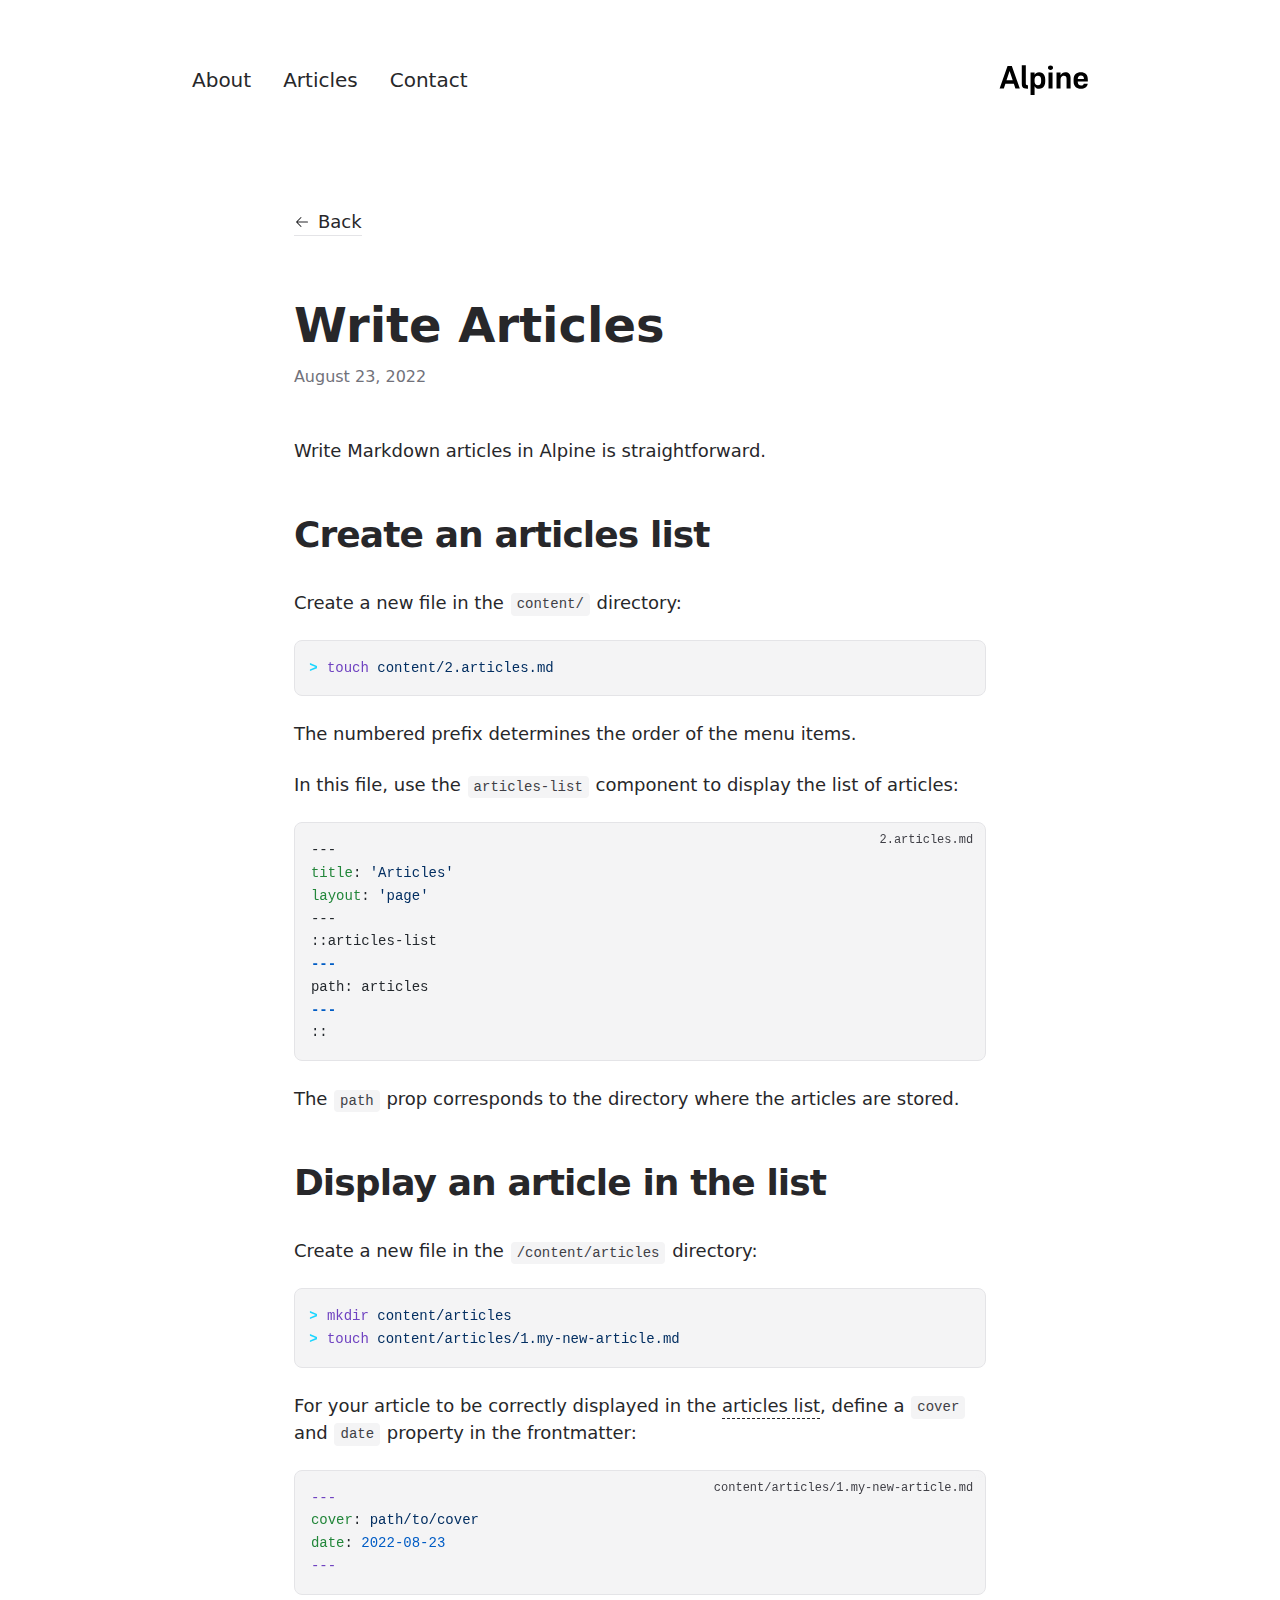
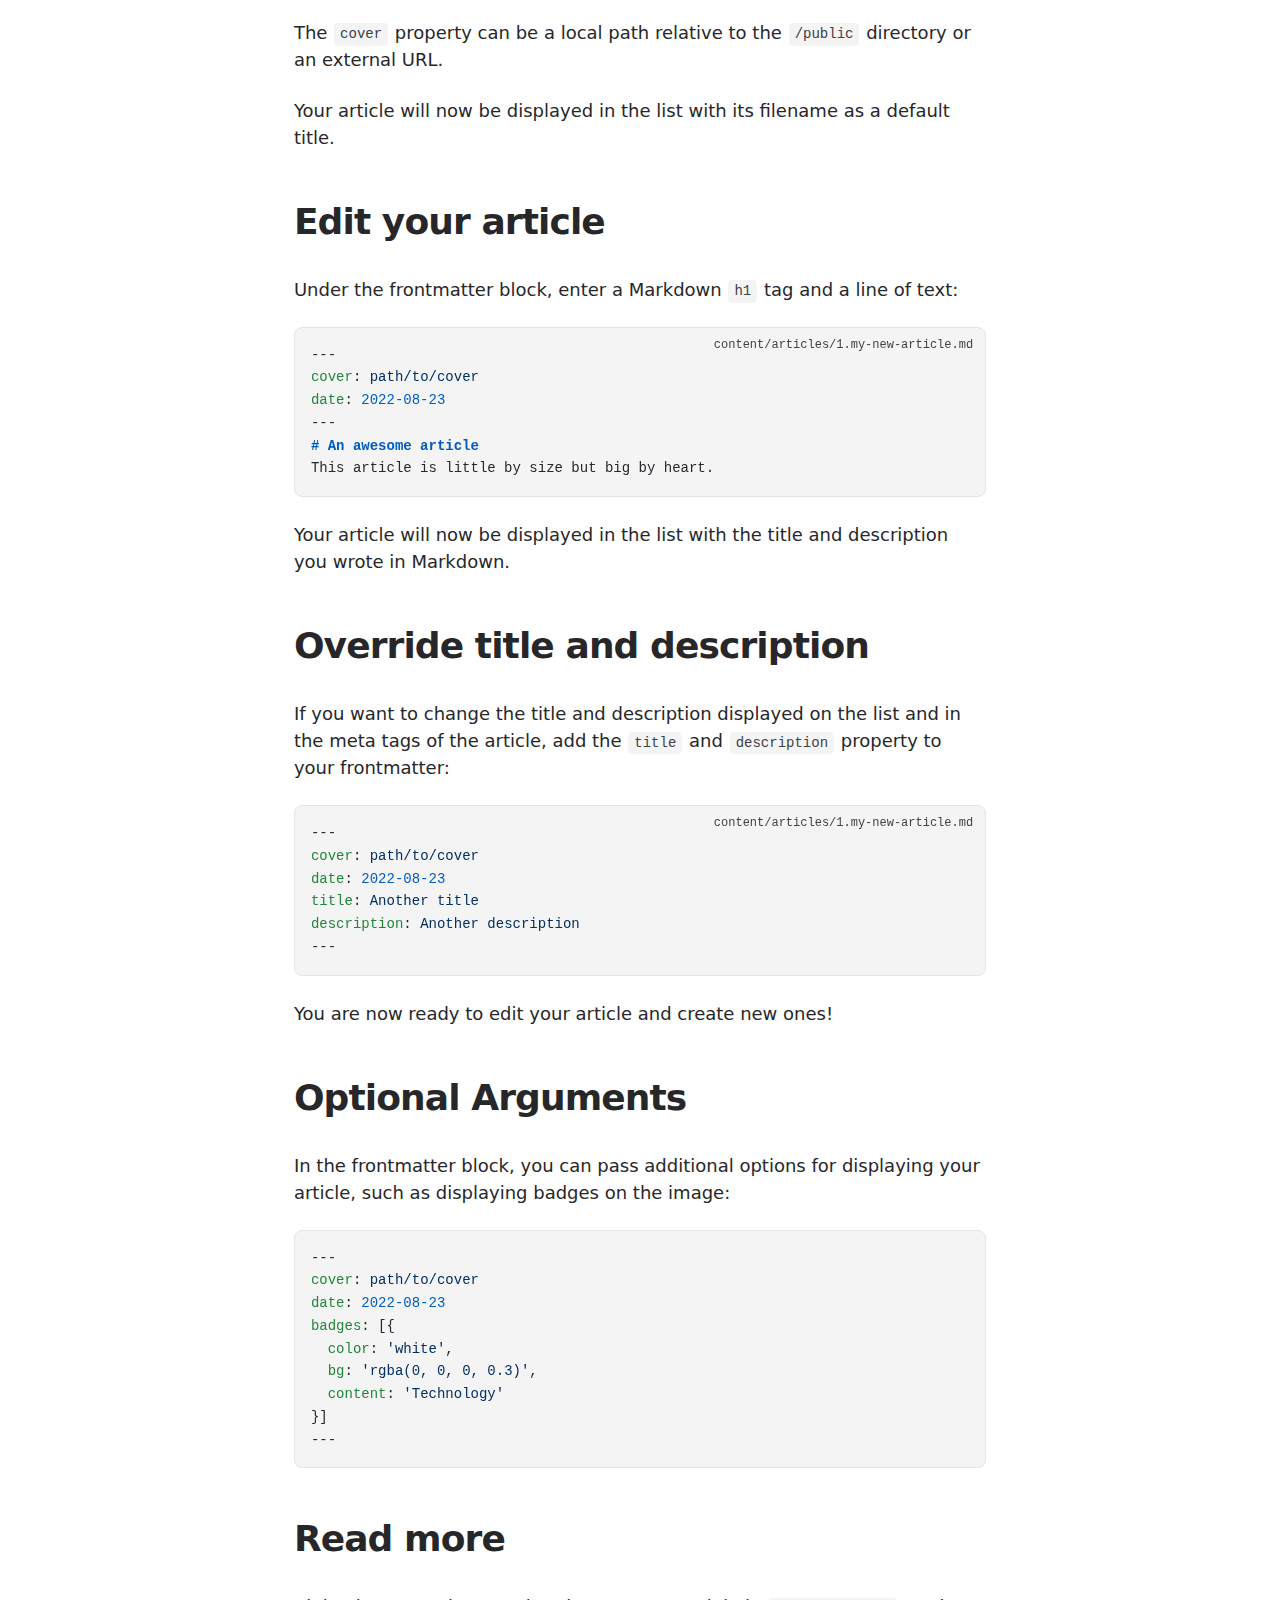
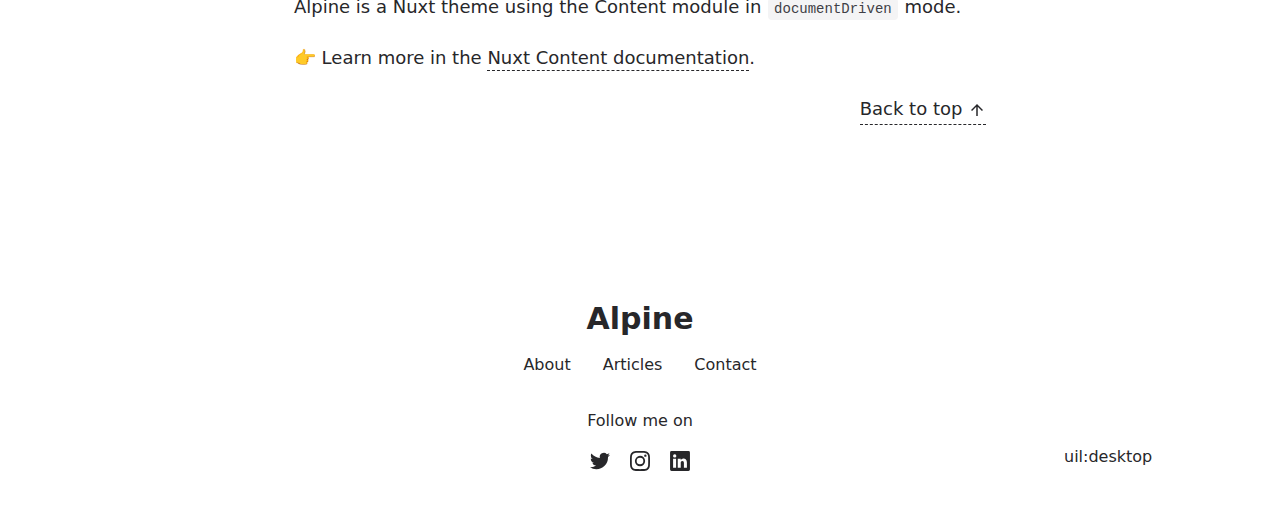
<file: articles/write-articles/index.html>
<!DOCTYPE html><html lang="en"><head><meta charset="utf-8">
<meta name="viewport" content="width=device-width, initial-scale=1">
<title>Write Articles</title>
<meta name="twitter:card" content="summary_large_image">
<meta property="og:image:width" content="400">
<meta property="og:image:height" content="300">
<meta property="og:image:alt" content="An image showcasing my project.">
<meta property="og:title" content="Write Articles">
<meta name="description" content="Writing Markdown articles in Alpine is straightforward.">
<meta property="og:description" content="Writing Markdown articles in Alpine is straightforward.">
<meta property="og:image" content="/articles/write-articles.webp">
<link rel="preload" as="fetch" crossorigin="anonymous" href="/articles/write-articles/_payload.json">
<link rel="stylesheet" href="/_nuxt/entry.vpLBqkpB.css">
<link rel="stylesheet" href="/_nuxt/DocumentDrivenNotFound.vrm-LeIf.css">
<link rel="stylesheet" href="/_nuxt/article.WZJbfjsU.css">
<link rel="stylesheet" href="/_nuxt/ProseA.CfEGynMi.css">
<link rel="stylesheet" href="/_nuxt/ProseH1.ydSsxnd1.css">
<link rel="stylesheet" href="/_nuxt/ProseP.d-xmvCnx.css">
<link rel="stylesheet" href="/_nuxt/ProseCodeInline.EBmtvcGl.css">
<link rel="stylesheet" href="/_nuxt/ProsePre.nIRUQbb-.css">
<link rel="stylesheet" href="/_nuxt/ProseCode.SOf8avLc.css">
<link rel="stylesheet" href="/_nuxt/ProseH2.FTPkBB84.css">
<link rel="modulepreload" as="script" crossorigin href="/_nuxt/entry.7-8yZ5C3.js">
<link rel="modulepreload" as="script" crossorigin href="/_nuxt/NuxtImg.j6HmJ6ij.js">
<link rel="modulepreload" as="script" crossorigin href="/_nuxt/document-driven.TBbHc0ti.js">
<link rel="modulepreload" as="script" crossorigin href="/_nuxt/DocumentDrivenEmpty.pxNCbqh4.js">
<link rel="modulepreload" as="script" crossorigin href="/_nuxt/ContentRenderer.u8K2xqK7.js">
<link rel="modulepreload" as="script" crossorigin href="/_nuxt/ContentRendererMarkdown.vue.I-YXmI1u.js">
<link rel="modulepreload" as="script" crossorigin href="/_nuxt/DocumentDrivenNotFound.iusih9hg.js">
<link rel="modulepreload" as="script" crossorigin href="/_nuxt/article.6JK_Sn-J.js">
<link rel="modulepreload" as="script" crossorigin href="/_nuxt/ProseA.g8S0rBCx.js">
<link rel="modulepreload" as="script" crossorigin href="/_nuxt/date.3uOv5BcS.js">
<link rel="modulepreload" as="script" crossorigin href="/_nuxt/ContentRendererMarkdown.VXnv0xKB.js">
<link rel="modulepreload" as="script" crossorigin href="/_nuxt/ProseH1.rsdqI1Ha.js">
<link rel="modulepreload" as="script" crossorigin href="/_nuxt/ProseP._g_eWodP.js">
<link rel="modulepreload" as="script" crossorigin href="/_nuxt/ProseCodeInline.p3az8q4c.js">
<link rel="modulepreload" as="script" crossorigin href="/_nuxt/ProsePre.TvKWDyon.js">
<link rel="modulepreload" as="script" crossorigin href="/_nuxt/ProseCode.oN-c9Kkd.js">
<link rel="modulepreload" as="script" crossorigin href="/_nuxt/ProseH2.V2kMEKxP.js">
<link rel="prefetch" as="script" crossorigin href="/_nuxt/default.D1usG1d3.js">
<link rel="prefetch" as="script" crossorigin href="/_nuxt/page.eeSWxQNG.js">
<link rel="prefetch" as="script" crossorigin href="/_nuxt/client-db.NuyR5T99.js">
<link rel="prefetch" as="style" href="/_nuxt/useStudio.5vfyueRC.css">
<link rel="prefetch" as="script" crossorigin href="/_nuxt/useStudio.T7lSa9cQ.js">
<link rel="prefetch" as="style" href="/_nuxt/error-404._LjjY-y0.css">
<link rel="prefetch" as="script" crossorigin href="/_nuxt/error-404.NCGmevcw.js">
<link rel="prefetch" as="style" href="/_nuxt/error-500.Ke0_YfD7.css">
<link rel="prefetch" as="script" crossorigin href="/_nuxt/error-500.QWi96v1z.js">
<script type="module" src="/_nuxt/entry.7-8yZ5C3.js" crossorigin></script><style id="pinceau-runtime-hydratable">@media{.phy[--]{--puid:paUu4I-v;}.pv-lhJ-j3{max-width:var(--elements-container-maxWidth);padding-left:var(--elements-container-padding-mobile);padding-right:var(--elements-container-padding-mobile);}@media (min-width: 475px){.pv-lhJ-j3{padding-left:var(--elements-container-padding-xs);padding-right:var(--elements-container-padding-xs);}}@media (min-width: 640px){.pv-lhJ-j3{padding-left:var(--elements-container-padding-sm);padding-right:var(--elements-container-padding-sm);}}@media (min-width: 768px){.pv-lhJ-j3{padding-left:var(--elements-container-padding-md);padding-right:var(--elements-container-padding-md);}}} </style><style id="pinceau-theme">@media { :root {--pinceau-mq: initial; --alpine-readableLine: 68ch;--alpine-backdrop-backgroundColor: #f4f4f5b3;--prose-code-inline-padding: 0.2rem 0.375rem 0.2rem 0.375rem;--prose-code-block-backdropFilter: contrast(1);--prose-code-block-border-style: solid;--prose-code-block-border-width: 1px;--prose-tbody-tr-borderBottom-style: dashed;--prose-tbody-tr-borderBottom-width: 1px;--prose-th-textAlign: inherit;--prose-thead-borderBottom-style: solid;--prose-thead-borderBottom-width: 1px;--prose-thead-border-style: solid;--prose-thead-border-width: 0px;--prose-table-textAlign: start;--prose-hr-width: 1px;--prose-hr-style: solid;--prose-li-listStylePosition: outside;--prose-ol-li-markerColor: currentColor;--prose-ol-paddingInlineStart: 21px;--prose-ol-listStyleType: decimal;--prose-ul-li-markerColor: currentColor;--prose-ul-paddingInlineStart: 21px;--prose-ul-listStyleType: disc;--prose-blockquote-border-style: solid;--prose-blockquote-border-width: 4px;--prose-blockquote-quotes: '201C' '201D' '2018' '2019';--prose-blockquote-paddingInlineStart: 24px;--prose-a-code-color-hover: currentColor;--prose-a-code-color-static: currentColor;--prose-a-hasCode-borderBottom: none;--prose-a-border-distance: 2px;--prose-a-border-color-hover: currentColor;--prose-a-border-color-static: currentColor;--prose-a-border-style-hover: solid;--prose-a-border-style-static: dashed;--prose-a-border-width: 1px;--prose-a-color-static: inherit;--prose-a-textDecoration: none;--prose-h6-margin: 3rem 0 2rem;--prose-h5-margin: 3rem 0 2rem;--prose-h4-margin: 3rem 0 2rem;--prose-h3-margin: 3rem 0 2rem;--prose-h2-margin: 3rem 0 2rem;--prose-h1-margin: 0 0 2rem;--prose-p-fontSize: 18px;--typography-lead-loose: 2;--typography-lead-relaxed: 1.625;--typography-lead-normal: 1.5;--typography-lead-snug: 1.375;--typography-lead-tight: 1.25;--typography-lead-none: 1;--typography-lead-10: 2.5rem;--typography-lead-9: 2.25rem;--typography-lead-8: 2rem;--typography-lead-7: 1.75rem;--typography-lead-6: 1.5rem;--typography-lead-5: 1.25rem;--typography-lead-4: 1rem;--typography-lead-3: .75rem;--typography-lead-2: .5rem;--typography-lead-1: .025rem;--typography-fontWeight-black: 900;--typography-fontWeight-extrabold: 800;--typography-fontWeight-bold: 700;--typography-fontWeight-semibold: 600;--typography-fontWeight-medium: 500;--typography-fontWeight-normal: 400;--typography-fontWeight-light: 300;--typography-fontWeight-extralight: 200;--typography-fontWeight-thin: 100;--typography-fontSize-9xl: 128px;--typography-fontSize-8xl: 96px;--typography-fontSize-7xl: 72px;--typography-fontSize-6xl: 60px;--typography-fontSize-5xl: 48px;--typography-fontSize-4xl: 36px;--typography-fontSize-3xl: 30px;--typography-fontSize-2xl: 24px;--typography-fontSize-xl: 20px;--typography-fontSize-lg: 18px;--typography-fontSize-base: 16px;--typography-fontSize-sm: 14px;--typography-fontSize-xs: 12px;--typography-letterSpacing-wide: 0.025em;--typography-letterSpacing-tight: -0.025em;--typography-verticalMargin-base: 24px;--typography-verticalMargin-sm: 16px;--elements-border-secondary-hover: [object Object];--elements-backdrop-background: #fffc;--elements-backdrop-filter: saturate(200%) blur(20px);--elements-container-maxWidth: 64rem;--lead-loose: 2;--lead-relaxed: 1.625;--lead-normal: 1.5;--lead-snug: 1.375;--lead-tight: 1.25;--lead-none: 1;--lead-10: 2.5rem;--lead-9: 2.25rem;--lead-8: 2rem;--lead-7: 1.75rem;--lead-6: 1.5rem;--lead-5: 1.25rem;--lead-4: 1rem;--lead-3: .75rem;--lead-2: .5rem;--lead-1: .025rem;--letterSpacing-widest: 0.1em;--letterSpacing-wider: 0.05em;--letterSpacing-wide: 0.025em;--letterSpacing-normal: 0em;--letterSpacing-tight: -0.025em;--letterSpacing-tighter: -0.05em;--fontSize-9xl: 8rem;--fontSize-8xl: 6rem;--fontSize-7xl: 4.5rem;--fontSize-6xl: 3.75rem;--fontSize-5xl: 3rem;--fontSize-4xl: 2.25rem;--fontSize-3xl: 1.875rem;--fontSize-2xl: 1.5rem;--fontSize-xl: 1.25rem;--fontSize-lg: 1.125rem;--fontSize-base: 1rem;--fontSize-sm: 0.875rem;--fontSize-xs: 0.75rem;--fontWeight-black: 900;--fontWeight-extrabold: 800;--fontWeight-bold: 700;--fontWeight-semibold: 600;--fontWeight-medium: 500;--fontWeight-normal: 400;--fontWeight-light: 300;--fontWeight-extralight: 200;--fontWeight-thin: 100;--font-mono: ui-monospace, SFMono-Regular, Menlo, Monaco, Consolas, Liberation Mono, Courier New, monospace;--font-serif: ui-serif, Georgia, Cambria, Times New Roman, Times, serif;--font-sans: ui-sans-serif, system-ui, -apple-system, BlinkMacSystemFont, Segoe UI, Roboto, Helvetica Neue, Arial, Noto Sans, sans-serif, Apple Color Emoji, Segoe UI Emoji, Segoe UI Symbol, Noto Color Emoji;--opacity-total: 1;--opacity-high: 0.8;--opacity-medium: 0.5;--opacity-soft: 0.3;--opacity-light: 0.15;--opacity-bright: 0.1;--opacity-noOpacity: 0;--borderWidth-lg: 3px;--borderWidth-md: 2px;--borderWidth-sm: 1px;--borderWidth-noBorder: 0;--space-rem-875: 0.875rem;--space-rem-625: 0.625rem;--space-rem-375: 0.375rem;--space-rem-125: 0.125rem;--space-px: 1px;--space-128: 32rem;--space-96: 24rem;--space-80: 20rem;--space-72: 18rem;--space-64: 16rem;--space-60: 15rem;--space-56: 14rem;--space-52: 13rem;--space-48: 12rem;--space-44: 11rem;--space-40: 10rem;--space-36: 9rem;--space-32: 8rem;--space-28: 7rem;--space-24: 6rem;--space-20: 5rem;--space-16: 4rem;--space-14: 3.5rem;--space-12: 3rem;--space-11: 2.75rem;--space-10: 2.5rem;--space-9: 2.25rem;--space-8: 2rem;--space-7: 1.75rem;--space-6: 1.5rem;--space-5: 1.25rem;--space-4: 1rem;--space-3: 0.75rem;--space-2: 0.5rem;--space-1: 0.25rem;--space-0: 0px;--size-full: 100%;--size-7xl: 80rem;--size-6xl: 72rem;--size-5xl: 64rem;--size-4xl: 56rem;--size-3xl: 48rem;--size-2xl: 42rem;--size-xl: 36rem;--size-lg: 32rem;--size-md: 28rem;--size-sm: 24rem;--size-xs: 20rem;--size-200: 200px;--size-104: 104px;--size-80: 80px;--size-64: 64px;--size-56: 56px;--size-48: 48px;--size-40: 40px;--size-32: 32px;--size-24: 24px;--size-20: 20px;--size-16: 16px;--size-12: 12px;--size-8: 8px;--size-6: 6px;--size-4: 4px;--size-2: 2px;--size-0: 0px;--radii-full: 9999px;--radii-3xl: 1.75rem;--radii-2xl: 1.5rem;--radii-xl: 1rem;--radii-lg: 0.75rem;--radii-md: 0.5rem;--radii-sm: 0.375rem;--radii-xs: 0.25rem;--radii-2xs: 0.125rem;--radii-none: 0px;--shadow-none: 0px 0px 0px 0px transparent;--shadow-lg: 0px 10px 15px -3px #000000, 0px 4px 6px -4px #000000;--shadow-md: 0px 4px 6px -1px #000000, 0px 2px 4px -2px #000000;--shadow-sm: 0px 1px 3px 0px #000000, 0px 1px 2px -1px #000000;--shadow-xs: 0px 1px 2px 0px #000000;--height-screen: 100vh;--width-screen: 100vw;--color-primary-900: #002e38;--color-primary-800: #005c70;--color-primary-700: #008aa9;--color-primary-600: #00b9e1;--color-primary-500: #1ad6ff;--color-primary-400: #40ddff;--color-primary-300: #66e4ff;--color-primary-200: #8deaff;--color-primary-100: #b3f1ff;--color-primary-50: #d9f8ff;--color-ruby-900: #380011;--color-ruby-800: #700021;--color-ruby-700: #a90032;--color-ruby-600: #e10043;--color-ruby-500: #ff1a5e;--color-ruby-400: #ff4079;--color-ruby-300: #ff6694;--color-ruby-200: #ff8dae;--color-ruby-100: #ffb3c9;--color-ruby-50: #ffd9e4;--color-pink-900: #380025;--color-pink-800: #70004b;--color-pink-700: #a90070;--color-pink-600: #e10095;--color-pink-500: #ff1ab2;--color-pink-400: #ff40bf;--color-pink-300: #ff66cc;--color-pink-200: #ff8dd8;--color-pink-100: #ffb3e5;--color-pink-50: #ffd9f2;--color-purple-900: #190038;--color-purple-800: #330070;--color-purple-700: #4c00a9;--color-purple-600: #6500e1;--color-purple-500: #811aff;--color-purple-400: #9640ff;--color-purple-300: #ab66ff;--color-purple-200: #c08dff;--color-purple-100: #d5b3ff;--color-purple-50: #ead9ff;--color-royalblue-900: #0b0531;--color-royalblue-800: #160a62;--color-royalblue-700: #211093;--color-royalblue-600: #2c15c4;--color-royalblue-500: #4127e8;--color-royalblue-400: #614bec;--color-royalblue-300: #806ff0;--color-royalblue-200: #a093f3;--color-royalblue-100: #c0b7f7;--color-royalblue-50: #dfdbfb;--color-indigoblue-900: #001238;--color-indigoblue-800: #002370;--color-indigoblue-700: #0035a9;--color-indigoblue-600: #0047e1;--color-indigoblue-500: #1a62ff;--color-indigoblue-400: #407cff;--color-indigoblue-300: #6696ff;--color-indigoblue-200: #8db0ff;--color-indigoblue-100: #b3cbff;--color-indigoblue-50: #d9e5ff;--color-blue-900: #002438;--color-blue-800: #004870;--color-blue-700: #006ca9;--color-blue-600: #0090e1;--color-blue-500: #1aadff;--color-blue-400: #40bbff;--color-blue-300: #66c8ff;--color-blue-200: #8dd6ff;--color-blue-100: #b3e4ff;--color-blue-50: #d9f1ff;--color-lightblue-900: #002e38;--color-lightblue-800: #005c70;--color-lightblue-700: #008aa9;--color-lightblue-600: #00b9e1;--color-lightblue-500: #1ad6ff;--color-lightblue-400: #40ddff;--color-lightblue-300: #66e4ff;--color-lightblue-200: #8deaff;--color-lightblue-100: #b3f1ff;--color-lightblue-50: #d9f8ff;--color-teal-900: #062a28;--color-teal-800: #0b544f;--color-teal-700: #117d77;--color-teal-600: #16a79e;--color-teal-500: #1cd1c6;--color-teal-400: #36e4da;--color-teal-300: #5fe9e1;--color-teal-200: #87efe9;--color-teal-100: #aff4f0;--color-teal-50: #d7faf8;--color-pear-900: #2a2b09;--color-pear-800: #545512;--color-pear-700: #7e801b;--color-pear-600: #a8aa24;--color-pear-500: #d0d32f;--color-pear-400: #d8da52;--color-pear-300: #e0e274;--color-pear-200: #e8e997;--color-pear-100: #eff0ba;--color-pear-50: #f7f8dc;--color-red-900: #380300;--color-red-800: #700700;--color-red-700: #a90a00;--color-red-600: #e10e00;--color-red-500: #ff281a;--color-red-400: #ff4c40;--color-red-300: #ff7066;--color-red-200: #ff948d;--color-red-100: #ffb7b3;--color-red-50: #ffdbd9;--color-orange-900: #381800;--color-orange-800: #702f00;--color-orange-700: #a94700;--color-orange-600: #e15e00;--color-orange-500: #ff7a1a;--color-orange-400: #ff9040;--color-orange-300: #ffa666;--color-orange-200: #ffbd8d;--color-orange-100: #ffd3b3;--color-orange-50: #ffe9d9;--color-yellow-900: #362b03;--color-yellow-800: #6d5605;--color-yellow-700: #a38108;--color-yellow-600: #daac0a;--color-yellow-500: #f5c828;--color-yellow-400: #f7d14c;--color-yellow-300: #f8da70;--color-yellow-200: #fae393;--color-yellow-100: #fcedb7;--color-yellow-50: #fdf6db;--color-green-900: #003f25;--color-green-800: #005e38;--color-green-700: #007e4a;--color-green-600: #009d5d;--color-green-500: #00bd6f;--color-green-400: #00dc82;--color-green-300: #30ffaa;--color-green-200: #83ffcc;--color-green-100: #acffdd;--color-green-50: #d6ffee;--color-gray-900: #18181B;--color-gray-800: #27272A;--color-gray-700: #3f3f46;--color-gray-600: #52525B;--color-gray-500: #71717A;--color-gray-400: #a1a1aa;--color-gray-300: #D4d4d8;--color-gray-200: #e4e4e7;--color-gray-100: #f4f4f5;--color-gray-50: #fafafa;--color-black: #0c0c0d;--color-white: #FFFFFF;--media-portrait: only screen and (orientation: portrait);--media-landscape: only screen and (orientation: landscape);--media-rm: (prefers-reduced-motion: reduce);--media-2xl: (min-width: 1536px);--media-xl: (min-width: 1280px);--media-lg: (min-width: 1024px);--media-md: (min-width: 768px);--media-sm: (min-width: 640px);--media-xs: (min-width: 475px);--alpine-body-color: var(--color-gray-800);--alpine-body-backgroundColor: var(--color-white);--prose-code-inline-fontWeight: var(--typography-fontWeight-normal);--prose-code-inline-fontSize: var(--typography-fontSize-sm);--prose-code-inline-borderRadius: var(--radii-xs);--prose-code-block-pre-padding: var(--typography-verticalMargin-sm);--prose-code-block-margin: var(--typography-verticalMargin-base) 0;--prose-code-block-fontSize: var(--typography-fontSize-sm);--prose-tbody-code-inline-fontSize: var(--typography-fontSize-sm);--prose-tbody-td-padding: var(--typography-verticalMargin-sm);--prose-th-fontWeight: var(--typography-fontWeight-semibold);--prose-th-padding: 0 var(--typography-verticalMargin-sm) var(--typography-verticalMargin-sm) var(--typography-verticalMargin-sm);--prose-table-lineHeight: var(--typography-lead-6);--prose-table-fontSize: var(--typography-fontSize-sm);--prose-table-margin: var(--typography-verticalMargin-base) 0;--prose-hr-margin: var(--typography-verticalMargin-base) 0;--prose-li-margin: var(--typography-verticalMargin-sm) 0;--prose-ol-margin: var(--typography-verticalMargin-base) 0;--prose-ul-margin: var(--typography-verticalMargin-base) 0;--prose-blockquote-margin: var(--typography-verticalMargin-base) 0;--prose-a-code-border-style: var(--prose-a-border-style-static);--prose-a-code-border-width: var(--prose-a-border-width);--prose-a-fontWeight: var(--typography-fontWeight-medium);--prose-img-margin: var(--typography-verticalMargin-base) 0;--prose-strong-fontWeight: var(--typography-fontWeight-semibold);--prose-h6-iconSize: var(--typography-fontSize-base);--prose-h6-fontWeight: var(--typography-fontWeight-semibold);--prose-h6-lineHeight: var(--typography-lead-normal);--prose-h6-fontSize: var(--typography-fontSize-lg);--prose-h5-iconSize: var(--typography-fontSize-lg);--prose-h5-fontWeight: var(--typography-fontWeight-semibold);--prose-h5-lineHeight: var(--typography-lead-snug);--prose-h5-fontSize: var(--typography-fontSize-xl);--prose-h4-iconSize: var(--typography-fontSize-lg);--prose-h4-letterSpacing: var(--typography-letterSpacing-tight);--prose-h4-fontWeight: var(--typography-fontWeight-semibold);--prose-h4-lineHeight: var(--typography-lead-snug);--prose-h4-fontSize: var(--typography-fontSize-2xl);--prose-h3-iconSize: var(--typography-fontSize-xl);--prose-h3-letterSpacing: var(--typography-letterSpacing-tight);--prose-h3-fontWeight: var(--typography-fontWeight-semibold);--prose-h3-lineHeight: var(--typography-lead-snug);--prose-h3-fontSize: var(--typography-fontSize-3xl);--prose-h2-iconSize: var(--typography-fontSize-2xl);--prose-h2-letterSpacing: var(--typography-letterSpacing-tight);--prose-h2-fontWeight: var(--typography-fontWeight-semibold);--prose-h2-lineHeight: var(--typography-lead-tight);--prose-h2-fontSize: var(--typography-fontSize-4xl);--prose-h1-iconSize: var(--typography-fontSize-3xl);--prose-h1-letterSpacing: var(--typography-letterSpacing-tight);--prose-h1-fontWeight: var(--typography-fontWeight-bold);--prose-h1-lineHeight: var(--typography-lead-tight);--prose-h1-fontSize: var(--typography-fontSize-5xl);--prose-p-br-margin: var(--typography-verticalMargin-base) 0 0 0;--prose-p-margin: var(--typography-verticalMargin-base) 0;--prose-p-lineHeight: var(--typography-lead-normal);--typography-color-primary-900: var(--color-primary-900);--typography-color-primary-800: var(--color-primary-800);--typography-color-primary-700: var(--color-primary-700);--typography-color-primary-600: var(--color-primary-600);--typography-color-primary-500: var(--color-primary-500);--typography-color-primary-400: var(--color-primary-400);--typography-color-primary-300: var(--color-primary-300);--typography-color-primary-200: var(--color-primary-200);--typography-color-primary-100: var(--color-primary-100);--typography-color-primary-50: var(--color-primary-50);--typography-font-code: var(--font-mono);--typography-font-body: var(--font-sans);--typography-font-display: var(--font-sans);--typography-body-backgroundColor: var(--color-white);--typography-body-color: var(--color-black);--elements-state-danger-borderColor-secondary: var(--color-red-200);--elements-state-danger-borderColor-primary: var(--color-red-100);--elements-state-danger-backgroundColor-secondary: var(--color-red-100);--elements-state-danger-backgroundColor-primary: var(--color-red-50);--elements-state-danger-color-secondary: var(--color-red-600);--elements-state-danger-color-primary: var(--color-red-500);--elements-state-warning-borderColor-secondary: var(--color-yellow-200);--elements-state-warning-borderColor-primary: var(--color-yellow-100);--elements-state-warning-backgroundColor-secondary: var(--color-yellow-100);--elements-state-warning-backgroundColor-primary: var(--color-yellow-50);--elements-state-warning-color-secondary: var(--color-yellow-700);--elements-state-warning-color-primary: var(--color-yellow-600);--elements-state-success-borderColor-secondary: var(--color-green-200);--elements-state-success-borderColor-primary: var(--color-green-100);--elements-state-success-backgroundColor-secondary: var(--color-green-100);--elements-state-success-backgroundColor-primary: var(--color-green-50);--elements-state-success-color-secondary: var(--color-green-600);--elements-state-success-color-primary: var(--color-green-500);--elements-state-info-borderColor-secondary: var(--color-blue-200);--elements-state-info-borderColor-primary: var(--color-blue-100);--elements-state-info-backgroundColor-secondary: var(--color-blue-100);--elements-state-info-backgroundColor-primary: var(--color-blue-50);--elements-state-info-color-secondary: var(--color-blue-600);--elements-state-info-color-primary: var(--color-blue-500);--elements-state-primary-borderColor-secondary: var(--color-primary-200);--elements-state-primary-borderColor-primary: var(--color-primary-100);--elements-state-primary-backgroundColor-secondary: var(--color-primary-100);--elements-state-primary-backgroundColor-primary: var(--color-primary-50);--elements-state-primary-color-secondary: var(--color-primary-700);--elements-state-primary-color-primary: var(--color-primary-600);--elements-surface-secondary-backgroundColor: var(--color-gray-200);--elements-surface-primary-backgroundColor: var(--color-gray-100);--elements-surface-background-base: var(--color-gray-100);--elements-border-secondary-static: var(--color-gray-200);--elements-border-primary-hover: var(--color-gray-200);--elements-border-primary-static: var(--color-gray-100);--elements-container-padding-md: var(--space-16);--elements-container-padding-sm: var(--space-12);--elements-container-padding-xs: var(--space-8);--elements-container-padding-mobile: var(--space-6);--elements-text-secondary-color-hover: var(--color-gray-700);--elements-text-secondary-color-static: var(--color-gray-500);--elements-text-primary-color-static: var(--color-gray-900);--text-6xl-lineHeight: var(--lead-none);--text-6xl-fontSize: var(--fontSize-6xl);--text-5xl-lineHeight: var(--lead-none);--text-5xl-fontSize: var(--fontSize-5xl);--text-4xl-lineHeight: var(--lead-10);--text-4xl-fontSize: var(--fontSize-4xl);--text-3xl-lineHeight: var(--lead-9);--text-3xl-fontSize: var(--fontSize-3xl);--text-2xl-lineHeight: var(--lead-8);--text-2xl-fontSize: var(--fontSize-2xl);--text-xl-lineHeight: var(--lead-7);--text-xl-fontSize: var(--fontSize-xl);--text-lg-lineHeight: var(--lead-7);--text-lg-fontSize: var(--fontSize-lg);--text-base-lineHeight: var(--lead-6);--text-base-fontSize: var(--fontSize-base);--text-sm-lineHeight: var(--lead-5);--text-sm-fontSize: var(--fontSize-sm);--text-xs-lineHeight: var(--lead-4);--text-xs-fontSize: var(--fontSize-xs);--shadow-2xl: 0px 25px 50px -12px var(--color-gray-900);--shadow-xl: 0px 20px 25px -5px var(--color-gray-400), 0px 8px 10px -6px #000000;--color-secondary-900: var(--color-gray-900);--color-secondary-800: var(--color-gray-800);--color-secondary-700: var(--color-gray-700);--color-secondary-600: var(--color-gray-600);--color-secondary-500: var(--color-gray-500);--color-secondary-400: var(--color-gray-400);--color-secondary-300: var(--color-gray-300);--color-secondary-200: var(--color-gray-200);--color-secondary-100: var(--color-gray-100);--color-secondary-50: var(--color-gray-50);--prose-a-code-background-hover: var(--typography-color-primary-50);--prose-a-code-border-color-hover: var(--typography-color-primary-500);--prose-a-color-hover: var(--typography-color-primary-500);--typography-color-secondary-900: var(--color-secondary-900);--typography-color-secondary-800: var(--color-secondary-800);--typography-color-secondary-700: var(--color-secondary-700);--typography-color-secondary-600: var(--color-secondary-600);--typography-color-secondary-500: var(--color-secondary-500);--typography-color-secondary-400: var(--color-secondary-400);--typography-color-secondary-300: var(--color-secondary-300);--typography-color-secondary-200: var(--color-secondary-200);--typography-color-secondary-100: var(--color-secondary-100);--typography-color-secondary-50: var(--color-secondary-50);--prose-code-inline-backgroundColor: var(--typography-color-secondary-100);--prose-code-inline-color: var(--typography-color-secondary-700);--prose-code-block-backgroundColor: var(--typography-color-secondary-100);--prose-code-block-color: var(--typography-color-secondary-700);--prose-code-block-border-color: var(--typography-color-secondary-200);--prose-tbody-tr-borderBottom-color: var(--typography-color-secondary-200);--prose-th-color: var(--typography-color-secondary-600);--prose-thead-borderBottom-color: var(--typography-color-secondary-200);--prose-thead-border-color: var(--typography-color-secondary-300);--prose-hr-color: var(--typography-color-secondary-200);--prose-blockquote-border-color: var(--typography-color-secondary-200);--prose-blockquote-color: var(--typography-color-secondary-500);--prose-a-code-border-color-static: var(--typography-color-secondary-400); } }@media { :root.dark {--pinceau-mq: dark; --alpine-backdrop-backgroundColor: #18181bb3;--prose-code-block-backdropFilter: contrast(1);--prose-ol-li-markerColor: currentColor;--prose-ul-li-markerColor: currentColor;--prose-a-code-color-hover: currentColor;--prose-a-code-color-static: currentColor;--prose-a-border-color-hover: currentColor;--prose-a-border-color-static: currentColor;--prose-a-color-static: inherit;--elements-backdrop-background: #0c0d0ccc;--alpine-body-color: var(--color-gray-200);--alpine-body-backgroundColor: var(--color-black);--typography-body-backgroundColor: var(--color-black);--typography-body-color: var(--color-white);--elements-state-danger-borderColor-secondary: var(--color-red-700);--elements-state-danger-borderColor-primary: var(--color-red-800);--elements-state-danger-backgroundColor-secondary: var(--color-red-800);--elements-state-danger-backgroundColor-primary: var(--color-red-900);--elements-state-danger-color-secondary: var(--color-red-200);--elements-state-danger-color-primary: var(--color-red-300);--elements-state-warning-borderColor-secondary: var(--color-yellow-700);--elements-state-warning-borderColor-primary: var(--color-yellow-800);--elements-state-warning-backgroundColor-secondary: var(--color-yellow-800);--elements-state-warning-backgroundColor-primary: var(--color-yellow-900);--elements-state-warning-color-secondary: var(--color-yellow-200);--elements-state-warning-color-primary: var(--color-yellow-400);--elements-state-success-borderColor-secondary: var(--color-green-700);--elements-state-success-borderColor-primary: var(--color-green-800);--elements-state-success-backgroundColor-secondary: var(--color-green-800);--elements-state-success-backgroundColor-primary: var(--color-green-900);--elements-state-success-color-secondary: var(--color-green-200);--elements-state-success-color-primary: var(--color-green-400);--elements-state-info-borderColor-secondary: var(--color-blue-700);--elements-state-info-borderColor-primary: var(--color-blue-800);--elements-state-info-backgroundColor-secondary: var(--color-blue-800);--elements-state-info-backgroundColor-primary: var(--color-blue-900);--elements-state-info-color-secondary: var(--color-blue-200);--elements-state-info-color-primary: var(--color-blue-400);--elements-state-primary-borderColor-secondary: var(--color-primary-700);--elements-state-primary-borderColor-primary: var(--color-primary-800);--elements-state-primary-backgroundColor-secondary: var(--color-primary-800);--elements-state-primary-backgroundColor-primary: var(--color-primary-900);--elements-state-primary-color-secondary: var(--color-primary-200);--elements-state-primary-color-primary: var(--color-primary-400);--elements-surface-secondary-backgroundColor: var(--color-gray-800);--elements-surface-primary-backgroundColor: var(--color-gray-900);--elements-surface-background-base: var(--color-gray-900);--elements-border-secondary-static: var(--color-gray-800);--elements-border-primary-hover: var(--color-gray-800);--elements-border-primary-static: var(--color-gray-900);--elements-text-secondary-color-hover: var(--color-gray-200);--elements-text-secondary-color-static: var(--color-gray-400);--elements-text-primary-color-static: var(--color-gray-50);--prose-a-code-background-hover: var(--typography-color-primary-900);--prose-a-code-border-color-hover: var(--typography-color-primary-600);--prose-a-color-hover: var(--typography-color-primary-400);--prose-code-inline-backgroundColor: var(--typography-color-secondary-800);--prose-code-inline-color: var(--typography-color-secondary-200);--prose-code-block-backgroundColor: var(--typography-color-secondary-900);--prose-code-block-color: var(--typography-color-secondary-200);--prose-code-block-border-color: var(--typography-color-secondary-800);--prose-tbody-tr-borderBottom-color: var(--typography-color-secondary-800);--prose-th-color: var(--typography-color-secondary-400);--prose-thead-borderBottom-color: var(--typography-color-secondary-800);--prose-thead-border-color: var(--typography-color-secondary-600);--prose-hr-color: var(--typography-color-secondary-800);--prose-blockquote-border-color: var(--typography-color-secondary-700);--prose-blockquote-color: var(--typography-color-secondary-400);--prose-a-code-border-color-static: var(--typography-color-secondary-600); } }</style><script>"use strict";(()=>{const a=window,e=document.documentElement,m=["dark","light"],c=window&&window.localStorage&&window.localStorage.getItem&&window.localStorage.getItem("nuxt-color-mode")||"system";let n=c==="system"?d():c;const l=e.getAttribute("data-color-mode-forced");l&&(n=l),i(n),a["__NUXT_COLOR_MODE__"]={preference:c,value:n,getColorScheme:d,addColorScheme:i,removeColorScheme:f};function i(o){const t=""+o+"",s="";e.classList?e.classList.add(t):e.className+=" "+t,s&&e.setAttribute("data-"+s,o)}function f(o){const t=""+o+"",s="";e.classList?e.classList.remove(t):e.className=e.className.replace(new RegExp(t,"g"),""),s&&e.removeAttribute("data-"+s)}function r(o){return a.matchMedia("(prefers-color-scheme"+o+")")}function d(){if(a.matchMedia&&r("").media!=="not all"){for(const o of m)if(r(":"+o).matches)return o}return"light"}})();
</script></head><body><div id="__nuxt"><div class="container pv-lhJ-j3 pc-paUu4I app-layout" data-v-b903d8ac data-v-e3e91b26><!--[--><div class="nuxt-progress" style="width:0%;height:3px;opacity:0;background-size:Infinity% auto;" data-v-b903d8ac></div><header class="right" data-v-b903d8ac data-v-248428b8><div class="menu" data-v-248428b8><button aria-label="Navigation Menu" data-v-248428b8><svg width="24" height="24" viewBox="0 0 68 68" fill="currentColor" xmlns="http://www.w3.org/2000/svg" data-v-248428b8><path d="M8 34C8 32.1362 8 31.2044 8.30448 30.4693C8.71046 29.4892 9.48915 28.7105 10.4693 28.3045C11.2044 28 12.1362 28 14 28C15.8638 28 16.7956 28 17.5307 28.3045C18.5108 28.7105 19.2895 29.4892 19.6955 30.4693C20 31.2044 20 32.1362 20 34C20 35.8638 20 36.7956 19.6955 37.5307C19.2895 38.5108 18.5108 39.2895 17.5307 39.6955C16.7956 40 15.8638 40 14 40C12.1362 40 11.2044 40 10.4693 39.6955C9.48915 39.2895 8.71046 38.5108 8.30448 37.5307C8 36.7956 8 35.8638 8 34Z" data-v-248428b8></path><path d="M28 34C28 32.1362 28 31.2044 28.3045 30.4693C28.7105 29.4892 29.4892 28.7105 30.4693 28.3045C31.2044 28 32.1362 28 34 28C35.8638 28 36.7956 28 37.5307 28.3045C38.5108 28.7105 39.2895 29.4892 39.6955 30.4693C40 31.2044 40 32.1362 40 34C40 35.8638 40 36.7956 39.6955 37.5307C39.2895 38.5108 38.5108 39.2895 37.5307 39.6955C36.7956 40 35.8638 40 34 40C32.1362 40 31.2044 40 30.4693 39.6955C29.4892 39.2895 28.7105 38.5108 28.3045 37.5307C28 36.7956 28 35.8638 28 34Z" data-v-248428b8></path><path d="M48 34C48 32.1362 48 31.2044 48.3045 30.4693C48.7105 29.4892 49.4892 28.7105 50.4693 28.3045C51.2044 28 52.1362 28 54 28C55.8638 28 56.7956 28 57.5307 28.3045C58.5108 28.7105 59.2895 29.4892 59.6955 30.4693C60 31.2044 60 32.1362 60 34C60 35.8638 60 36.7956 59.6955 37.5307C59.2895 38.5108 58.5108 39.2895 57.5307 39.6955C56.7956 40 55.8638 40 54 40C52.1362 40 51.2044 40 50.4693 39.6955C49.4892 39.2895 48.7105 38.5108 48.3045 37.5307C48 36.7956 48 35.8638 48 34Z" data-v-248428b8></path></svg></button></div><div class="overlay" data-v-248428b8><nav data-v-248428b8 data-v-57c718d0><ul data-v-57c718d0><!--[--><li data-v-57c718d0><a href="/" class="" data-v-57c718d0><span class="underline-fx" data-v-57c718d0></span> About</a></li><li data-v-57c718d0><a href="/articles" class="" data-v-57c718d0><span class="underline-fx" data-v-57c718d0></span> Articles</a></li><li data-v-57c718d0><a href="/contact" class="" data-v-57c718d0><span class="underline-fx" data-v-57c718d0></span> Contact</a></li><!--]--></ul></nav></div><div class="logo" data-v-248428b8><a href="/" class="" data-v-248428b8><img src="/logo-dark.svg" class="dark-img" alt="alpine" width="89" height="31" data-v-248428b8><img src="/logo.svg" class="light-img" alt="alpine" width="89" height="31" data-v-248428b8></a></div><div class="main-nav" data-v-248428b8><nav data-v-248428b8 data-v-57c718d0><ul data-v-57c718d0><!--[--><li data-v-57c718d0><a href="/" class="" data-v-57c718d0><span class="underline-fx" data-v-57c718d0></span> About</a></li><li data-v-57c718d0><a href="/articles" class="" data-v-57c718d0><span class="underline-fx" data-v-57c718d0></span> Articles</a></li><li data-v-57c718d0><a href="/contact" class="" data-v-57c718d0><span class="underline-fx" data-v-57c718d0></span> Contact</a></li><!--]--></ul></nav></div></header><!--[--><div class="document-driven-page"><article data-v-d8c0c423><a href="/articles" class="back" data-v-d8c0c423><svg xmlns="http://www.w3.org/2000/svg" xmlns:xlink="http://www.w3.org/1999/xlink" aria-hidden="true" role="img" class="icon" data-v-d8c0c423 style="" width="1em" height="1em" viewBox="0 0 256 256" data-v-60a64bd7><path fill="currentColor" d="M224 128a8 8 0 0 1-8 8H59.31l58.35 58.34a8 8 0 0 1-11.32 11.32l-72-72a8 8 0 0 1 0-11.32l72-72a8 8 0 0 1 11.32 11.32L59.31 120H216a8 8 0 0 1 8 8"/></svg><span data-v-d8c0c423> Back </span></a><header data-v-d8c0c423><h1 class="title" data-v-d8c0c423>Write Articles</h1><time datetime="2022-08-23T00:00:00.000Z" data-v-d8c0c423>August 23, 2022</time></header><div class="prose" data-v-d8c0c423><!--[--><div><h1 id="write-articles" data-v-d10381ce><a aria-current="page" href="/articles/write-articles#write-articles" class="router-link-active router-link-exact-active" data-v-d10381ce><!--[-->Write Articles<!--]--><!----></a></h1><p data-v-3b8ec9ca><!--[-->Write Markdown articles in Alpine is straightforward.<!--]--></p><h2 id="create-an-articles-list" data-v-c3e28d10><a aria-current="page" href="/articles/write-articles#create-an-articles-list" class="router-link-active router-link-exact-active" data-v-c3e28d10><!--[-->Create an articles list<!--]--><!----></a></h2><p data-v-3b8ec9ca><!--[-->Create a new file in the <code class="" data-v-6f2b94bc><!--[-->content/<!--]--></code> directory:<!--]--></p><div class="highlight-bash prose-code" meta data-v-6e3d3c38><!----><!--[--><pre class="language-bash shiki shiki-themes github-light github-dark" style=""><!--[--><code><span class="line" line="1"><span style="--shiki-default:#6F42C1;--shiki-dark:#B392F0">touch</span><span style="--shiki-default:#032F62;--shiki-dark:#9ECBFF"> content/2.articles.md
</span></span></code><!--]--></pre><!--]--><button class="copy-button" data-v-6e3d3c38 data-v-c33e4664><span class="sr-only" data-v-c33e4664>Copy to clipboard</span><span class="icon-wrapper" data-v-c33e4664><svg xmlns="http://www.w3.org/2000/svg" xmlns:xlink="http://www.w3.org/1999/xlink" aria-hidden="true" role="img" class="icon" data-v-c33e4664 style="" width="18px" height="18px" viewBox="0 0 256 256" data-v-60a64bd7><path fill="currentColor" d="M216 32H88a8 8 0 0 0-8 8v40H40a8 8 0 0 0-8 8v128a8 8 0 0 0 8 8h128a8 8 0 0 0 8-8v-40h40a8 8 0 0 0 8-8V40a8 8 0 0 0-8-8m-56 176H48V96h112Zm48-48h-32V88a8 8 0 0 0-8-8H96V48h112Z"/></svg></span></button></div><p data-v-3b8ec9ca><!--[-->The numbered prefix determines the order of the menu items.<!--]--></p><p data-v-3b8ec9ca><!--[-->In this file, use the <code class="" data-v-6f2b94bc><!--[-->articles-list<!--]--></code> component to display the list of articles:<!--]--></p><div class="highlight-md prose-code" meta data-v-6e3d3c38><span class="filename" data-v-6e3d3c38>2.articles.md</span><!--[--><pre class="language-md shiki shiki-themes github-light github-dark" style=""><!--[--><code><span class="line" line="1"><span style="--shiki-default:#24292E;--shiki-dark:#E1E4E8">---
</span></span><span class="line" line="2"><span style="--shiki-default:#22863A;--shiki-dark:#85E89D">title</span><span style="--shiki-default:#24292E;--shiki-dark:#E1E4E8">: </span><span style="--shiki-default:#032F62;--shiki-dark:#9ECBFF">&#39;Articles&#39;
</span></span><span class="line" line="3"><span style="--shiki-default:#22863A;--shiki-dark:#85E89D">layout</span><span style="--shiki-default:#24292E;--shiki-dark:#E1E4E8">: </span><span style="--shiki-default:#032F62;--shiki-dark:#9ECBFF">&#39;page&#39;
</span></span><span class="line" line="4"><span style="--shiki-default:#24292E;--shiki-dark:#E1E4E8">---
</span></span><span class="line" line="5"><span style="--shiki-default:#24292E;--shiki-dark:#E1E4E8">::articles-list
</span></span><span class="line" line="6"><span style="--shiki-default:#005CC5;--shiki-dark:#79B8FF;--shiki-default-font-weight:bold;--shiki-dark-font-weight:bold">---
</span></span><span class="line" line="7"><span style="--shiki-default:#24292E;--shiki-dark:#E1E4E8">path: articles
</span></span><span class="line" line="8"><span style="--shiki-default:#005CC5;--shiki-dark:#79B8FF;--shiki-default-font-weight:bold;--shiki-dark-font-weight:bold">---
</span></span><span class="line" line="9"><span style="--shiki-default:#24292E;--shiki-dark:#E1E4E8">::
</span></span></code><!--]--></pre><!--]--><button class="copy-button" data-v-6e3d3c38 data-v-c33e4664><span class="sr-only" data-v-c33e4664>Copy to clipboard</span><span class="icon-wrapper" data-v-c33e4664><svg xmlns="http://www.w3.org/2000/svg" xmlns:xlink="http://www.w3.org/1999/xlink" aria-hidden="true" role="img" class="icon" data-v-c33e4664 style="" width="18px" height="18px" viewBox="0 0 256 256" data-v-60a64bd7><path fill="currentColor" d="M216 32H88a8 8 0 0 0-8 8v40H40a8 8 0 0 0-8 8v128a8 8 0 0 0 8 8h128a8 8 0 0 0 8-8v-40h40a8 8 0 0 0 8-8V40a8 8 0 0 0-8-8m-56 176H48V96h112Zm48-48h-32V88a8 8 0 0 0-8-8H96V48h112Z"/></svg></span></button></div><p data-v-3b8ec9ca><!--[-->The <code class="" data-v-6f2b94bc><!--[-->path<!--]--></code> prop corresponds to the directory where the articles are stored.<!--]--></p><h2 id="display-an-article-in-the-list" data-v-c3e28d10><a aria-current="page" href="/articles/write-articles#display-an-article-in-the-list" class="router-link-active router-link-exact-active" data-v-c3e28d10><!--[-->Display an article in the list<!--]--><!----></a></h2><p data-v-3b8ec9ca><!--[-->Create a new file in the <code class="" data-v-6f2b94bc><!--[-->/content/articles<!--]--></code> directory:<!--]--></p><div class="highlight-bash prose-code" meta data-v-6e3d3c38><!----><!--[--><pre class="language-bash shiki shiki-themes github-light github-dark" style=""><!--[--><code><span class="line" line="1"><span style="--shiki-default:#6F42C1;--shiki-dark:#B392F0">mkdir</span><span style="--shiki-default:#032F62;--shiki-dark:#9ECBFF"> content/articles
</span></span><span class="line" line="2"><span style="--shiki-default:#6F42C1;--shiki-dark:#B392F0">touch</span><span style="--shiki-default:#032F62;--shiki-dark:#9ECBFF"> content/articles/1.my-new-article.md
</span></span></code><!--]--></pre><!--]--><button class="copy-button" data-v-6e3d3c38 data-v-c33e4664><span class="sr-only" data-v-c33e4664>Copy to clipboard</span><span class="icon-wrapper" data-v-c33e4664><svg xmlns="http://www.w3.org/2000/svg" xmlns:xlink="http://www.w3.org/1999/xlink" aria-hidden="true" role="img" class="icon" data-v-c33e4664 style="" width="18px" height="18px" viewBox="0 0 256 256" data-v-60a64bd7><path fill="currentColor" d="M216 32H88a8 8 0 0 0-8 8v40H40a8 8 0 0 0-8 8v128a8 8 0 0 0 8 8h128a8 8 0 0 0 8-8v-40h40a8 8 0 0 0 8-8V40a8 8 0 0 0-8-8m-56 176H48V96h112Zm48-48h-32V88a8 8 0 0 0-8-8H96V48h112Z"/></svg></span></button></div><p data-v-3b8ec9ca><!--[-->For your article to be correctly displayed in the <a href="/articles" class="" data-v-3f744e95><!--[-->articles list<!--]--></a>, define a <code class="" data-v-6f2b94bc><!--[-->cover<!--]--></code> and <code class="" data-v-6f2b94bc><!--[-->date<!--]--></code> property in the frontmatter:<!--]--></p><div class="highlight-yaml prose-code" meta data-v-6e3d3c38><span class="filename" data-v-6e3d3c38>content/articles/1.my-new-article.md</span><!--[--><pre class="language-yaml shiki shiki-themes github-light github-dark" style=""><!--[--><code><span class="line" line="1"><span style="--shiki-default:#6F42C1;--shiki-dark:#B392F0">---
</span></span><span class="line" line="2"><span style="--shiki-default:#22863A;--shiki-dark:#85E89D">cover</span><span style="--shiki-default:#24292E;--shiki-dark:#E1E4E8">: </span><span style="--shiki-default:#032F62;--shiki-dark:#9ECBFF">path/to/cover
</span></span><span class="line" line="3"><span style="--shiki-default:#22863A;--shiki-dark:#85E89D">date</span><span style="--shiki-default:#24292E;--shiki-dark:#E1E4E8">: </span><span style="--shiki-default:#005CC5;--shiki-dark:#79B8FF">2022-08-23
</span></span><span class="line" line="4"><span style="--shiki-default:#6F42C1;--shiki-dark:#B392F0">---
</span></span></code><!--]--></pre><!--]--><button class="copy-button" data-v-6e3d3c38 data-v-c33e4664><span class="sr-only" data-v-c33e4664>Copy to clipboard</span><span class="icon-wrapper" data-v-c33e4664><svg xmlns="http://www.w3.org/2000/svg" xmlns:xlink="http://www.w3.org/1999/xlink" aria-hidden="true" role="img" class="icon" data-v-c33e4664 style="" width="18px" height="18px" viewBox="0 0 256 256" data-v-60a64bd7><path fill="currentColor" d="M216 32H88a8 8 0 0 0-8 8v40H40a8 8 0 0 0-8 8v128a8 8 0 0 0 8 8h128a8 8 0 0 0 8-8v-40h40a8 8 0 0 0 8-8V40a8 8 0 0 0-8-8m-56 176H48V96h112Zm48-48h-32V88a8 8 0 0 0-8-8H96V48h112Z"/></svg></span></button></div><p data-v-3b8ec9ca><!--[-->The <code class="" data-v-6f2b94bc><!--[-->cover<!--]--></code> property can be a local path relative to the <code class="" data-v-6f2b94bc><!--[-->/public<!--]--></code> directory or an external URL.<!--]--></p><p data-v-3b8ec9ca><!--[-->Your article will now be displayed in the list with its filename as a default title.<!--]--></p><h2 id="edit-your-article" data-v-c3e28d10><a aria-current="page" href="/articles/write-articles#edit-your-article" class="router-link-active router-link-exact-active" data-v-c3e28d10><!--[-->Edit your article<!--]--><!----></a></h2><p data-v-3b8ec9ca><!--[-->Under the frontmatter block, enter a Markdown <code class="" data-v-6f2b94bc><!--[-->h1<!--]--></code> tag and a line of text:<!--]--></p><div class="highlight-md prose-code" meta data-v-6e3d3c38><span class="filename" data-v-6e3d3c38>content/articles/1.my-new-article.md</span><!--[--><pre class="language-md shiki shiki-themes github-light github-dark" style=""><!--[--><code><span class="line" line="1"><span style="--shiki-default:#24292E;--shiki-dark:#E1E4E8">---
</span></span><span class="line" line="2"><span style="--shiki-default:#22863A;--shiki-dark:#85E89D">cover</span><span style="--shiki-default:#24292E;--shiki-dark:#E1E4E8">: </span><span style="--shiki-default:#032F62;--shiki-dark:#9ECBFF">path/to/cover
</span></span><span class="line" line="3"><span style="--shiki-default:#22863A;--shiki-dark:#85E89D">date</span><span style="--shiki-default:#24292E;--shiki-dark:#E1E4E8">: </span><span style="--shiki-default:#005CC5;--shiki-dark:#79B8FF">2022-08-23
</span></span><span class="line" line="4"><span style="--shiki-default:#24292E;--shiki-dark:#E1E4E8">---
</span></span><span class="line" line="5"><span style="--shiki-default:#005CC5;--shiki-dark:#79B8FF;--shiki-default-font-weight:bold;--shiki-dark-font-weight:bold"># An awesome article
</span></span><span class="line" line="6"><span style="--shiki-default:#24292E;--shiki-dark:#E1E4E8">This article is little by size but big by heart.
</span></span></code><!--]--></pre><!--]--><button class="copy-button" data-v-6e3d3c38 data-v-c33e4664><span class="sr-only" data-v-c33e4664>Copy to clipboard</span><span class="icon-wrapper" data-v-c33e4664><svg xmlns="http://www.w3.org/2000/svg" xmlns:xlink="http://www.w3.org/1999/xlink" aria-hidden="true" role="img" class="icon" data-v-c33e4664 style="" width="18px" height="18px" viewBox="0 0 256 256" data-v-60a64bd7><path fill="currentColor" d="M216 32H88a8 8 0 0 0-8 8v40H40a8 8 0 0 0-8 8v128a8 8 0 0 0 8 8h128a8 8 0 0 0 8-8v-40h40a8 8 0 0 0 8-8V40a8 8 0 0 0-8-8m-56 176H48V96h112Zm48-48h-32V88a8 8 0 0 0-8-8H96V48h112Z"/></svg></span></button></div><p data-v-3b8ec9ca><!--[-->Your article will now be displayed in the list with the title and description you wrote in Markdown.<!--]--></p><h2 id="override-title-and-description" data-v-c3e28d10><a aria-current="page" href="/articles/write-articles#override-title-and-description" class="router-link-active router-link-exact-active" data-v-c3e28d10><!--[-->Override title and description<!--]--><!----></a></h2><p data-v-3b8ec9ca><!--[-->If you want to change the title and description displayed on the list and in the meta tags of the article, add the <code class="" data-v-6f2b94bc><!--[-->title<!--]--></code> and <code class="" data-v-6f2b94bc><!--[-->description<!--]--></code> property to your frontmatter:<!--]--></p><div class="highlight-md prose-code" meta data-v-6e3d3c38><span class="filename" data-v-6e3d3c38>content/articles/1.my-new-article.md</span><!--[--><pre class="language-md shiki shiki-themes github-light github-dark" style=""><!--[--><code><span class="line" line="1"><span style="--shiki-default:#24292E;--shiki-dark:#E1E4E8">---
</span></span><span class="line" line="2"><span style="--shiki-default:#22863A;--shiki-dark:#85E89D">cover</span><span style="--shiki-default:#24292E;--shiki-dark:#E1E4E8">: </span><span style="--shiki-default:#032F62;--shiki-dark:#9ECBFF">path/to/cover
</span></span><span class="line" line="3"><span style="--shiki-default:#22863A;--shiki-dark:#85E89D">date</span><span style="--shiki-default:#24292E;--shiki-dark:#E1E4E8">: </span><span style="--shiki-default:#005CC5;--shiki-dark:#79B8FF">2022-08-23
</span></span><span class="line" line="4"><span style="--shiki-default:#22863A;--shiki-dark:#85E89D">title</span><span style="--shiki-default:#24292E;--shiki-dark:#E1E4E8">: </span><span style="--shiki-default:#032F62;--shiki-dark:#9ECBFF">Another title
</span></span><span class="line" line="5"><span style="--shiki-default:#22863A;--shiki-dark:#85E89D">description</span><span style="--shiki-default:#24292E;--shiki-dark:#E1E4E8">: </span><span style="--shiki-default:#032F62;--shiki-dark:#9ECBFF">Another description
</span></span><span class="line" line="6"><span style="--shiki-default:#24292E;--shiki-dark:#E1E4E8">---
</span></span></code><!--]--></pre><!--]--><button class="copy-button" data-v-6e3d3c38 data-v-c33e4664><span class="sr-only" data-v-c33e4664>Copy to clipboard</span><span class="icon-wrapper" data-v-c33e4664><svg xmlns="http://www.w3.org/2000/svg" xmlns:xlink="http://www.w3.org/1999/xlink" aria-hidden="true" role="img" class="icon" data-v-c33e4664 style="" width="18px" height="18px" viewBox="0 0 256 256" data-v-60a64bd7><path fill="currentColor" d="M216 32H88a8 8 0 0 0-8 8v40H40a8 8 0 0 0-8 8v128a8 8 0 0 0 8 8h128a8 8 0 0 0 8-8v-40h40a8 8 0 0 0 8-8V40a8 8 0 0 0-8-8m-56 176H48V96h112Zm48-48h-32V88a8 8 0 0 0-8-8H96V48h112Z"/></svg></span></button></div><p data-v-3b8ec9ca><!--[-->You are now ready to edit your article and create new ones!<!--]--></p><h2 id="optional-arguments" data-v-c3e28d10><a aria-current="page" href="/articles/write-articles#optional-arguments" class="router-link-active router-link-exact-active" data-v-c3e28d10><!--[-->Optional Arguments<!--]--><!----></a></h2><p data-v-3b8ec9ca><!--[-->In the frontmatter block, you can pass additional options for displaying your article, such as displaying badges on the image:<!--]--></p><div class="highlight-md prose-code" meta data-v-6e3d3c38><!----><!--[--><pre class="language-md shiki shiki-themes github-light github-dark" style=""><!--[--><code><span class="line" line="1"><span style="--shiki-default:#24292E;--shiki-dark:#E1E4E8">---
</span></span><span class="line" line="2"><span style="--shiki-default:#22863A;--shiki-dark:#85E89D">cover</span><span style="--shiki-default:#24292E;--shiki-dark:#E1E4E8">: </span><span style="--shiki-default:#032F62;--shiki-dark:#9ECBFF">path/to/cover
</span></span><span class="line" line="3"><span style="--shiki-default:#22863A;--shiki-dark:#85E89D">date</span><span style="--shiki-default:#24292E;--shiki-dark:#E1E4E8">: </span><span style="--shiki-default:#005CC5;--shiki-dark:#79B8FF">2022-08-23
</span></span><span class="line" line="4"><span style="--shiki-default:#22863A;--shiki-dark:#85E89D">badges</span><span style="--shiki-default:#24292E;--shiki-dark:#E1E4E8">: [{
</span></span><span class="line" line="5"><span style="--shiki-default:#22863A;--shiki-dark:#85E89D">  color</span><span style="--shiki-default:#24292E;--shiki-dark:#E1E4E8">: </span><span style="--shiki-default:#032F62;--shiki-dark:#9ECBFF">&#39;white&#39;</span><span style="--shiki-default:#24292E;--shiki-dark:#E1E4E8">,
</span></span><span class="line" line="6"><span style="--shiki-default:#22863A;--shiki-dark:#85E89D">  bg</span><span style="--shiki-default:#24292E;--shiki-dark:#E1E4E8">: </span><span style="--shiki-default:#032F62;--shiki-dark:#9ECBFF">&#39;rgba(0, 0, 0, 0.3)&#39;</span><span style="--shiki-default:#24292E;--shiki-dark:#E1E4E8">,
</span></span><span class="line" line="7"><span style="--shiki-default:#22863A;--shiki-dark:#85E89D">  content</span><span style="--shiki-default:#24292E;--shiki-dark:#E1E4E8">: </span><span style="--shiki-default:#032F62;--shiki-dark:#9ECBFF">&#39;Technology&#39;
</span></span><span class="line" line="8"><span style="--shiki-default:#24292E;--shiki-dark:#E1E4E8">}]
</span></span><span class="line" line="9"><span style="--shiki-default:#24292E;--shiki-dark:#E1E4E8">---
</span></span></code><!--]--></pre><!--]--><button class="copy-button" data-v-6e3d3c38 data-v-c33e4664><span class="sr-only" data-v-c33e4664>Copy to clipboard</span><span class="icon-wrapper" data-v-c33e4664><svg xmlns="http://www.w3.org/2000/svg" xmlns:xlink="http://www.w3.org/1999/xlink" aria-hidden="true" role="img" class="icon" data-v-c33e4664 style="" width="18px" height="18px" viewBox="0 0 256 256" data-v-60a64bd7><path fill="currentColor" d="M216 32H88a8 8 0 0 0-8 8v40H40a8 8 0 0 0-8 8v128a8 8 0 0 0 8 8h128a8 8 0 0 0 8-8v-40h40a8 8 0 0 0 8-8V40a8 8 0 0 0-8-8m-56 176H48V96h112Zm48-48h-32V88a8 8 0 0 0-8-8H96V48h112Z"/></svg></span></button></div><h2 id="read-more" data-v-c3e28d10><a aria-current="page" href="/articles/write-articles#read-more" class="router-link-active router-link-exact-active" data-v-c3e28d10><!--[-->Read more<!--]--><!----></a></h2><p data-v-3b8ec9ca><!--[-->Alpine is a Nuxt theme using the Content module in <code class="" data-v-6f2b94bc><!--[-->documentDriven<!--]--></code> mode.<!--]--></p><p data-v-3b8ec9ca><!--[-->👉 Learn more in the <a href="https://content.nuxtjs.org/" rel="nofollow" data-v-3f744e95><!--[-->Nuxt Content documentation<!--]--></a>.<!--]--></p><style>html .default .shiki span {color: var(--shiki-default);background: var(--shiki-default-bg);font-style: var(--shiki-default-font-style);font-weight: var(--shiki-default-font-weight);text-decoration: var(--shiki-default-text-decoration);}html .shiki span {color: var(--shiki-default);background: var(--shiki-default-bg);font-style: var(--shiki-default-font-style);font-weight: var(--shiki-default-font-weight);text-decoration: var(--shiki-default-text-decoration);}html .dark .shiki span {color: var(--shiki-dark);background: var(--shiki-dark-bg);font-style: var(--shiki-dark-font-style);font-weight: var(--shiki-dark-font-weight);text-decoration: var(--shiki-dark-text-decoration);}html.dark .shiki span {color: var(--shiki-dark);background: var(--shiki-dark-bg);font-style: var(--shiki-dark-font-style);font-weight: var(--shiki-dark-font-weight);text-decoration: var(--shiki-dark-text-decoration);}</style></div><!--]--><div class="back-to-top" data-v-d8c0c423><a data-v-d8c0c423 data-v-3f744e95><!--[-->Back to top <svg xmlns="http://www.w3.org/2000/svg" xmlns:xlink="http://www.w3.org/1999/xlink" aria-hidden="true" role="img" class="icon" data-v-d8c0c423 style="" width="1em" height="1em" viewBox="0 0 24 24" data-v-60a64bd7><path fill="currentColor" d="M11 20V7.825l-5.6 5.6L4 12l8-8l8 8l-1.4 1.425l-5.6-5.6V20z"/></svg><!--]--></a></div></div></article></div><!--]--><footer class="center" data-v-b903d8ac data-v-77802ae2><a href="https://www.github.com/nuxt-themes/alpine" rel="noopener noreferrer" class="credits" data-v-77802ae2>Alpine</a><div class="navigation" data-v-77802ae2><nav data-v-77802ae2 data-v-57c718d0><ul data-v-57c718d0><!--[--><li data-v-57c718d0><a href="/" class="" data-v-57c718d0><span class="underline-fx" data-v-57c718d0></span> About</a></li><li data-v-57c718d0><a href="/articles" class="" data-v-57c718d0><span class="underline-fx" data-v-57c718d0></span> Articles</a></li><li data-v-57c718d0><a href="/contact" class="" data-v-57c718d0><span class="underline-fx" data-v-57c718d0></span> Contact</a></li><!--]--></ul></nav></div><p class="message" data-v-77802ae2>Follow me on</p><div class="icons" data-v-77802ae2><div class="social" data-v-77802ae2><!--[--><a href="https://twitter.com/nuxtlabs" rel="noopener noreferrer" target="_blank" title="nuxtlabs" aria-label="nuxtlabs" data-v-058b940d><svg xmlns="http://www.w3.org/2000/svg" xmlns:xlink="http://www.w3.org/1999/xlink" aria-hidden="true" role="img" class="icon" data-v-058b940d style="" width="1em" height="1em" viewBox="0 0 24 24" data-v-60a64bd7><path fill="currentColor" d="M22 5.8a8.49 8.49 0 0 1-2.36.64a4.13 4.13 0 0 0 1.81-2.27a8.21 8.21 0 0 1-2.61 1a4.1 4.1 0 0 0-7 3.74a11.64 11.64 0 0 1-8.45-4.29a4.16 4.16 0 0 0-.55 2.07a4.09 4.09 0 0 0 1.82 3.41a4.05 4.05 0 0 1-1.86-.51v.05a4.1 4.1 0 0 0 3.3 4a3.93 3.93 0 0 1-1.1.17a4.9 4.9 0 0 1-.77-.07a4.11 4.11 0 0 0 3.83 2.84A8.22 8.22 0 0 1 3 18.34a7.93 7.93 0 0 1-1-.06a11.57 11.57 0 0 0 6.29 1.85A11.59 11.59 0 0 0 20 8.45v-.53a8.43 8.43 0 0 0 2-2.12"/></svg></a><a href="https://instagram.com/atinuxt" rel="noopener noreferrer" target="_blank" title="atinuxt" aria-label="atinuxt" data-v-058b940d><svg xmlns="http://www.w3.org/2000/svg" xmlns:xlink="http://www.w3.org/1999/xlink" aria-hidden="true" role="img" class="icon" data-v-058b940d style="" width="1em" height="1em" viewBox="0 0 24 24" data-v-60a64bd7><path fill="currentColor" d="M17.34 5.46a1.2 1.2 0 1 0 1.2 1.2a1.2 1.2 0 0 0-1.2-1.2m4.6 2.42a7.59 7.59 0 0 0-.46-2.43a4.94 4.94 0 0 0-1.16-1.77a4.7 4.7 0 0 0-1.77-1.15a7.3 7.3 0 0 0-2.43-.47C15.06 2 14.72 2 12 2s-3.06 0-4.12.06a7.3 7.3 0 0 0-2.43.47a4.78 4.78 0 0 0-1.77 1.15a4.7 4.7 0 0 0-1.15 1.77a7.3 7.3 0 0 0-.47 2.43C2 8.94 2 9.28 2 12s0 3.06.06 4.12a7.3 7.3 0 0 0 .47 2.43a4.7 4.7 0 0 0 1.15 1.77a4.78 4.78 0 0 0 1.77 1.15a7.3 7.3 0 0 0 2.43.47C8.94 22 9.28 22 12 22s3.06 0 4.12-.06a7.3 7.3 0 0 0 2.43-.47a4.7 4.7 0 0 0 1.77-1.15a4.85 4.85 0 0 0 1.16-1.77a7.59 7.59 0 0 0 .46-2.43c0-1.06.06-1.4.06-4.12s0-3.06-.06-4.12M20.14 16a5.61 5.61 0 0 1-.34 1.86a3.06 3.06 0 0 1-.75 1.15a3.19 3.19 0 0 1-1.15.75a5.61 5.61 0 0 1-1.86.34c-1 .05-1.37.06-4 .06s-3 0-4-.06a5.73 5.73 0 0 1-1.94-.3a3.27 3.27 0 0 1-1.1-.75a3 3 0 0 1-.74-1.15a5.54 5.54 0 0 1-.4-1.9c0-1-.06-1.37-.06-4s0-3 .06-4a5.54 5.54 0 0 1 .35-1.9A3 3 0 0 1 5 5a3.14 3.14 0 0 1 1.1-.8A5.73 5.73 0 0 1 8 3.86c1 0 1.37-.06 4-.06s3 0 4 .06a5.61 5.61 0 0 1 1.86.34a3.06 3.06 0 0 1 1.19.8a3.06 3.06 0 0 1 .75 1.1a5.61 5.61 0 0 1 .34 1.9c.05 1 .06 1.37.06 4s-.01 3-.06 4M12 6.87A5.13 5.13 0 1 0 17.14 12A5.12 5.12 0 0 0 12 6.87m0 8.46A3.33 3.33 0 1 1 15.33 12A3.33 3.33 0 0 1 12 15.33"/></svg></a><a href="https://www.linkedin.com/company/nuxtlabs" rel="noopener noreferrer" target="_blank" title="LinkedIn" aria-label="LinkedIn" data-v-058b940d><svg xmlns="http://www.w3.org/2000/svg" xmlns:xlink="http://www.w3.org/1999/xlink" aria-hidden="true" role="img" class="icon" data-v-058b940d style="" width="1em" height="1em" viewBox="0 0 24 24" data-v-60a64bd7><path fill="currentColor" d="M20.47 2H3.53a1.45 1.45 0 0 0-1.47 1.43v17.14A1.45 1.45 0 0 0 3.53 22h16.94a1.45 1.45 0 0 0 1.47-1.43V3.43A1.45 1.45 0 0 0 20.47 2M8.09 18.74h-3v-9h3ZM6.59 8.48a1.56 1.56 0 1 1 0-3.12a1.57 1.57 0 1 1 0 3.12m12.32 10.26h-3v-4.83c0-1.21-.43-2-1.52-2A1.65 1.65 0 0 0 12.85 13a2 2 0 0 0-.1.73v5h-3v-9h3V11a3 3 0 0 1 2.71-1.5c2 0 3.45 1.29 3.45 4.06Z"/></svg></a><!--]--></div><div class="color-mode-switch" data-v-77802ae2><button aria-label="Color Mode" data-v-77802ae2 data-v-a88c499e><span data-v-a88c499e></span></button></div></div></footer><!--]--></div></div><script type="application/json" id="__NUXT_DATA__" data-ssr="true" data-src="/articles/write-articles/_payload.json">[{"state":1,"once":841,"_errors":843,"serverRendered":806,"path":7,"prerenderedAt":845},["Reactive",2],{"$sdd-pages":3,"$sdd-surrounds":780,"$sdd-globals":802,"$scolor-mode":804,"$sdd-navigation":807,"$sicons":825},["ShallowRef",4],["ShallowReactive",5],{"/articles/write-articles":6},{"_path":7,"_dir":8,"_draft":9,"_partial":9,"_locale":10,"title":11,"description":12,"cover":13,"date":14,"layout":15,"body":16,"_type":776,"_id":777,"_source":778,"_file":779,"_extension":105},"/articles/write-articles","articles",false,"","Write Articles","Writing Markdown articles in Alpine is straightforward.","/articles/write-articles.webp","2022-08-23T00:00:00.000Z","article",{"type":17,"children":18,"toc":768},"root",[19,27,33,40,54,82,87,100,209,222,228,239,271,301,358,377,382,388,400,467,472,478,497,580,585,591,596,728,734,747,762],{"type":20,"tag":21,"props":22,"children":24},"element","h1",{"id":23},"write-articles",[25],{"type":26,"value":11},"text",{"type":20,"tag":28,"props":29,"children":30},"p",{},[31],{"type":26,"value":32},"Write Markdown articles in Alpine is straightforward.",{"type":20,"tag":34,"props":35,"children":37},"h2",{"id":36},"create-an-articles-list",[38],{"type":26,"value":39},"Create an articles list",{"type":20,"tag":28,"props":41,"children":42},{},[43,45,52],{"type":26,"value":44},"Create a new file in the ",{"type":20,"tag":46,"props":47,"children":49},"code",{"className":48},[],[50],{"type":26,"value":51},"content/",{"type":26,"value":53}," directory:",{"type":20,"tag":55,"props":56,"children":60},"pre",{"className":57,"code":58,"language":59,"meta":10,"style":10},"language-bash shiki shiki-themes github-light github-dark","touch content/2.articles.md\n","bash",[61],{"type":20,"tag":46,"props":62,"children":63},{"__ignoreMap":10},[64],{"type":20,"tag":65,"props":66,"children":69},"span",{"class":67,"line":68},"line",1,[70,76],{"type":20,"tag":65,"props":71,"children":73},{"style":72},"--shiki-default:#6F42C1;--shiki-dark:#B392F0",[74],{"type":26,"value":75},"touch",{"type":20,"tag":65,"props":77,"children":79},{"style":78},"--shiki-default:#032F62;--shiki-dark:#9ECBFF",[80],{"type":26,"value":81}," content/2.articles.md\n",{"type":20,"tag":28,"props":83,"children":84},{},[85],{"type":26,"value":86},"The numbered prefix determines the order of the menu items.",{"type":20,"tag":28,"props":88,"children":89},{},[90,92,98],{"type":26,"value":91},"In this file, use the ",{"type":20,"tag":46,"props":93,"children":95},{"className":94},[],[96],{"type":26,"value":97},"articles-list",{"type":26,"value":99}," component to display the list of articles:",{"type":20,"tag":55,"props":101,"children":106},{"className":102,"code":103,"filename":104,"language":105,"meta":10,"style":10},"language-md shiki shiki-themes github-light github-dark","---\ntitle: 'Articles'\nlayout: 'page'\n---\n::articles-list\n---\npath: articles\n---\n::\n","2.articles.md","md",[107],{"type":20,"tag":46,"props":108,"children":109},{"__ignoreMap":10},[110,119,139,157,165,174,183,192,200],{"type":20,"tag":65,"props":111,"children":112},{"class":67,"line":68},[113],{"type":20,"tag":65,"props":114,"children":116},{"style":115},"--shiki-default:#24292E;--shiki-dark:#E1E4E8",[117],{"type":26,"value":118},"---\n",{"type":20,"tag":65,"props":120,"children":122},{"class":67,"line":121},2,[123,129,134],{"type":20,"tag":65,"props":124,"children":126},{"style":125},"--shiki-default:#22863A;--shiki-dark:#85E89D",[127],{"type":26,"value":128},"title",{"type":20,"tag":65,"props":130,"children":131},{"style":115},[132],{"type":26,"value":133},": ",{"type":20,"tag":65,"props":135,"children":136},{"style":78},[137],{"type":26,"value":138},"'Articles'\n",{"type":20,"tag":65,"props":140,"children":142},{"class":67,"line":141},3,[143,148,152],{"type":20,"tag":65,"props":144,"children":145},{"style":125},[146],{"type":26,"value":147},"layout",{"type":20,"tag":65,"props":149,"children":150},{"style":115},[151],{"type":26,"value":133},{"type":20,"tag":65,"props":153,"children":154},{"style":78},[155],{"type":26,"value":156},"'page'\n",{"type":20,"tag":65,"props":158,"children":160},{"class":67,"line":159},4,[161],{"type":20,"tag":65,"props":162,"children":163},{"style":115},[164],{"type":26,"value":118},{"type":20,"tag":65,"props":166,"children":168},{"class":67,"line":167},5,[169],{"type":20,"tag":65,"props":170,"children":171},{"style":115},[172],{"type":26,"value":173},"::articles-list\n",{"type":20,"tag":65,"props":175,"children":177},{"class":67,"line":176},6,[178],{"type":20,"tag":65,"props":179,"children":181},{"style":180},"--shiki-default:#005CC5;--shiki-dark:#79B8FF;--shiki-default-font-weight:bold;--shiki-dark-font-weight:bold",[182],{"type":26,"value":118},{"type":20,"tag":65,"props":184,"children":186},{"class":67,"line":185},7,[187],{"type":20,"tag":65,"props":188,"children":189},{"style":115},[190],{"type":26,"value":191},"path: articles\n",{"type":20,"tag":65,"props":193,"children":195},{"class":67,"line":194},8,[196],{"type":20,"tag":65,"props":197,"children":198},{"style":180},[199],{"type":26,"value":118},{"type":20,"tag":65,"props":201,"children":203},{"class":67,"line":202},9,[204],{"type":20,"tag":65,"props":205,"children":206},{"style":115},[207],{"type":26,"value":208},"::\n",{"type":20,"tag":28,"props":210,"children":211},{},[212,214,220],{"type":26,"value":213},"The ",{"type":20,"tag":46,"props":215,"children":217},{"className":216},[],[218],{"type":26,"value":219},"path",{"type":26,"value":221}," prop corresponds to the directory where the articles are stored.",{"type":20,"tag":34,"props":223,"children":225},{"id":224},"display-an-article-in-the-list",[226],{"type":26,"value":227},"Display an article in the list",{"type":20,"tag":28,"props":229,"children":230},{},[231,232,238],{"type":26,"value":44},{"type":20,"tag":46,"props":233,"children":235},{"className":234},[],[236],{"type":26,"value":237},"/content/articles",{"type":26,"value":53},{"type":20,"tag":55,"props":240,"children":242},{"className":57,"code":241,"language":59,"meta":10,"style":10},"mkdir content/articles\ntouch content/articles/1.my-new-article.md\n",[243],{"type":20,"tag":46,"props":244,"children":245},{"__ignoreMap":10},[246,259],{"type":20,"tag":65,"props":247,"children":248},{"class":67,"line":68},[249,254],{"type":20,"tag":65,"props":250,"children":251},{"style":72},[252],{"type":26,"value":253},"mkdir",{"type":20,"tag":65,"props":255,"children":256},{"style":78},[257],{"type":26,"value":258}," content/articles\n",{"type":20,"tag":65,"props":260,"children":261},{"class":67,"line":121},[262,266],{"type":20,"tag":65,"props":263,"children":264},{"style":72},[265],{"type":26,"value":75},{"type":20,"tag":65,"props":267,"children":268},{"style":78},[269],{"type":26,"value":270}," content/articles/1.my-new-article.md\n",{"type":20,"tag":28,"props":272,"children":273},{},[274,276,283,285,291,293,299],{"type":26,"value":275},"For your article to be correctly displayed in the ",{"type":20,"tag":277,"props":278,"children":280},"a",{"href":279},"/articles",[281],{"type":26,"value":282},"articles list",{"type":26,"value":284},", define a ",{"type":20,"tag":46,"props":286,"children":288},{"className":287},[],[289],{"type":26,"value":290},"cover",{"type":26,"value":292}," and ",{"type":20,"tag":46,"props":294,"children":296},{"className":295},[],[297],{"type":26,"value":298},"date",{"type":26,"value":300}," property in the frontmatter:",{"type":20,"tag":55,"props":302,"children":307},{"className":303,"code":304,"filename":305,"language":306,"meta":10,"style":10},"language-yaml shiki shiki-themes github-light github-dark","---\ncover: path/to/cover\ndate: 2022-08-23\n---\n","content/articles/1.my-new-article.md","yaml",[308],{"type":20,"tag":46,"props":309,"children":310},{"__ignoreMap":10},[311,318,334,351],{"type":20,"tag":65,"props":312,"children":313},{"class":67,"line":68},[314],{"type":20,"tag":65,"props":315,"children":316},{"style":72},[317],{"type":26,"value":118},{"type":20,"tag":65,"props":319,"children":320},{"class":67,"line":121},[321,325,329],{"type":20,"tag":65,"props":322,"children":323},{"style":125},[324],{"type":26,"value":290},{"type":20,"tag":65,"props":326,"children":327},{"style":115},[328],{"type":26,"value":133},{"type":20,"tag":65,"props":330,"children":331},{"style":78},[332],{"type":26,"value":333},"path/to/cover\n",{"type":20,"tag":65,"props":335,"children":336},{"class":67,"line":141},[337,341,345],{"type":20,"tag":65,"props":338,"children":339},{"style":125},[340],{"type":26,"value":298},{"type":20,"tag":65,"props":342,"children":343},{"style":115},[344],{"type":26,"value":133},{"type":20,"tag":65,"props":346,"children":348},{"style":347},"--shiki-default:#005CC5;--shiki-dark:#79B8FF",[349],{"type":26,"value":350},"2022-08-23\n",{"type":20,"tag":65,"props":352,"children":353},{"class":67,"line":159},[354],{"type":20,"tag":65,"props":355,"children":356},{"style":72},[357],{"type":26,"value":118},{"type":20,"tag":28,"props":359,"children":360},{},[361,362,367,369,375],{"type":26,"value":213},{"type":20,"tag":46,"props":363,"children":365},{"className":364},[],[366],{"type":26,"value":290},{"type":26,"value":368}," property can be a local path relative to the ",{"type":20,"tag":46,"props":370,"children":372},{"className":371},[],[373],{"type":26,"value":374},"/public",{"type":26,"value":376}," directory or an external URL.",{"type":20,"tag":28,"props":378,"children":379},{},[380],{"type":26,"value":381},"Your article will now be displayed in the list with its filename as a default title.",{"type":20,"tag":34,"props":383,"children":385},{"id":384},"edit-your-article",[386],{"type":26,"value":387},"Edit your article",{"type":20,"tag":28,"props":389,"children":390},{},[391,393,398],{"type":26,"value":392},"Under the frontmatter block, enter a Markdown ",{"type":20,"tag":46,"props":394,"children":396},{"className":395},[],[397],{"type":26,"value":21},{"type":26,"value":399}," tag and a line of text:",{"type":20,"tag":55,"props":401,"children":403},{"className":102,"code":402,"filename":305,"language":105,"meta":10,"style":10},"---\ncover: path/to/cover\ndate: 2022-08-23\n---\n# An awesome article\nThis article is little by size but big by heart.\n",[404],{"type":20,"tag":46,"props":405,"children":406},{"__ignoreMap":10},[407,414,429,444,451,459],{"type":20,"tag":65,"props":408,"children":409},{"class":67,"line":68},[410],{"type":20,"tag":65,"props":411,"children":412},{"style":115},[413],{"type":26,"value":118},{"type":20,"tag":65,"props":415,"children":416},{"class":67,"line":121},[417,421,425],{"type":20,"tag":65,"props":418,"children":419},{"style":125},[420],{"type":26,"value":290},{"type":20,"tag":65,"props":422,"children":423},{"style":115},[424],{"type":26,"value":133},{"type":20,"tag":65,"props":426,"children":427},{"style":78},[428],{"type":26,"value":333},{"type":20,"tag":65,"props":430,"children":431},{"class":67,"line":141},[432,436,440],{"type":20,"tag":65,"props":433,"children":434},{"style":125},[435],{"type":26,"value":298},{"type":20,"tag":65,"props":437,"children":438},{"style":115},[439],{"type":26,"value":133},{"type":20,"tag":65,"props":441,"children":442},{"style":347},[443],{"type":26,"value":350},{"type":20,"tag":65,"props":445,"children":446},{"class":67,"line":159},[447],{"type":20,"tag":65,"props":448,"children":449},{"style":115},[450],{"type":26,"value":118},{"type":20,"tag":65,"props":452,"children":453},{"class":67,"line":167},[454],{"type":20,"tag":65,"props":455,"children":456},{"style":180},[457],{"type":26,"value":458},"# An awesome article\n",{"type":20,"tag":65,"props":460,"children":461},{"class":67,"line":176},[462],{"type":20,"tag":65,"props":463,"children":464},{"style":115},[465],{"type":26,"value":466},"This article is little by size but big by heart.\n",{"type":20,"tag":28,"props":468,"children":469},{},[470],{"type":26,"value":471},"Your article will now be displayed in the list with the title and description you wrote in Markdown.",{"type":20,"tag":34,"props":473,"children":475},{"id":474},"override-title-and-description",[476],{"type":26,"value":477},"Override title and description",{"type":20,"tag":28,"props":479,"children":480},{},[481,483,488,489,495],{"type":26,"value":482},"If you want to change the title and description displayed on the list and in the meta tags of the article, add the ",{"type":20,"tag":46,"props":484,"children":486},{"className":485},[],[487],{"type":26,"value":128},{"type":26,"value":292},{"type":20,"tag":46,"props":490,"children":492},{"className":491},[],[493],{"type":26,"value":494},"description",{"type":26,"value":496}," property to your frontmatter:",{"type":20,"tag":55,"props":498,"children":500},{"className":102,"code":499,"filename":305,"language":105,"meta":10,"style":10},"---\ncover: path/to/cover\ndate: 2022-08-23\ntitle: Another title\ndescription: Another description\n---\n",[501],{"type":20,"tag":46,"props":502,"children":503},{"__ignoreMap":10},[504,511,526,541,557,573],{"type":20,"tag":65,"props":505,"children":506},{"class":67,"line":68},[507],{"type":20,"tag":65,"props":508,"children":509},{"style":115},[510],{"type":26,"value":118},{"type":20,"tag":65,"props":512,"children":513},{"class":67,"line":121},[514,518,522],{"type":20,"tag":65,"props":515,"children":516},{"style":125},[517],{"type":26,"value":290},{"type":20,"tag":65,"props":519,"children":520},{"style":115},[521],{"type":26,"value":133},{"type":20,"tag":65,"props":523,"children":524},{"style":78},[525],{"type":26,"value":333},{"type":20,"tag":65,"props":527,"children":528},{"class":67,"line":141},[529,533,537],{"type":20,"tag":65,"props":530,"children":531},{"style":125},[532],{"type":26,"value":298},{"type":20,"tag":65,"props":534,"children":535},{"style":115},[536],{"type":26,"value":133},{"type":20,"tag":65,"props":538,"children":539},{"style":347},[540],{"type":26,"value":350},{"type":20,"tag":65,"props":542,"children":543},{"class":67,"line":159},[544,548,552],{"type":20,"tag":65,"props":545,"children":546},{"style":125},[547],{"type":26,"value":128},{"type":20,"tag":65,"props":549,"children":550},{"style":115},[551],{"type":26,"value":133},{"type":20,"tag":65,"props":553,"children":554},{"style":78},[555],{"type":26,"value":556},"Another title\n",{"type":20,"tag":65,"props":558,"children":559},{"class":67,"line":167},[560,564,568],{"type":20,"tag":65,"props":561,"children":562},{"style":125},[563],{"type":26,"value":494},{"type":20,"tag":65,"props":565,"children":566},{"style":115},[567],{"type":26,"value":133},{"type":20,"tag":65,"props":569,"children":570},{"style":78},[571],{"type":26,"value":572},"Another description\n",{"type":20,"tag":65,"props":574,"children":575},{"class":67,"line":176},[576],{"type":20,"tag":65,"props":577,"children":578},{"style":115},[579],{"type":26,"value":118},{"type":20,"tag":28,"props":581,"children":582},{},[583],{"type":26,"value":584},"You are now ready to edit your article and create new ones!",{"type":20,"tag":34,"props":586,"children":588},{"id":587},"optional-arguments",[589],{"type":26,"value":590},"Optional Arguments",{"type":20,"tag":28,"props":592,"children":593},{},[594],{"type":26,"value":595},"In the frontmatter block, you can pass additional options for displaying your article, such as displaying badges on the image:",{"type":20,"tag":55,"props":597,"children":599},{"className":102,"code":598,"language":105,"meta":10,"style":10},"---\ncover: path/to/cover\ndate: 2022-08-23\nbadges: [{\n  color: 'white',\n  bg: 'rgba(0, 0, 0, 0.3)',\n  content: 'Technology'\n}]\n---\n",[600],{"type":20,"tag":46,"props":601,"children":602},{"__ignoreMap":10},[603,610,625,640,653,675,696,713,721],{"type":20,"tag":65,"props":604,"children":605},{"class":67,"line":68},[606],{"type":20,"tag":65,"props":607,"children":608},{"style":115},[609],{"type":26,"value":118},{"type":20,"tag":65,"props":611,"children":612},{"class":67,"line":121},[613,617,621],{"type":20,"tag":65,"props":614,"children":615},{"style":125},[616],{"type":26,"value":290},{"type":20,"tag":65,"props":618,"children":619},{"style":115},[620],{"type":26,"value":133},{"type":20,"tag":65,"props":622,"children":623},{"style":78},[624],{"type":26,"value":333},{"type":20,"tag":65,"props":626,"children":627},{"class":67,"line":141},[628,632,636],{"type":20,"tag":65,"props":629,"children":630},{"style":125},[631],{"type":26,"value":298},{"type":20,"tag":65,"props":633,"children":634},{"style":115},[635],{"type":26,"value":133},{"type":20,"tag":65,"props":637,"children":638},{"style":347},[639],{"type":26,"value":350},{"type":20,"tag":65,"props":641,"children":642},{"class":67,"line":159},[643,648],{"type":20,"tag":65,"props":644,"children":645},{"style":125},[646],{"type":26,"value":647},"badges",{"type":20,"tag":65,"props":649,"children":650},{"style":115},[651],{"type":26,"value":652},": [{\n",{"type":20,"tag":65,"props":654,"children":655},{"class":67,"line":167},[656,661,665,670],{"type":20,"tag":65,"props":657,"children":658},{"style":125},[659],{"type":26,"value":660},"  color",{"type":20,"tag":65,"props":662,"children":663},{"style":115},[664],{"type":26,"value":133},{"type":20,"tag":65,"props":666,"children":667},{"style":78},[668],{"type":26,"value":669},"'white'",{"type":20,"tag":65,"props":671,"children":672},{"style":115},[673],{"type":26,"value":674},",\n",{"type":20,"tag":65,"props":676,"children":677},{"class":67,"line":176},[678,683,687,692],{"type":20,"tag":65,"props":679,"children":680},{"style":125},[681],{"type":26,"value":682},"  bg",{"type":20,"tag":65,"props":684,"children":685},{"style":115},[686],{"type":26,"value":133},{"type":20,"tag":65,"props":688,"children":689},{"style":78},[690],{"type":26,"value":691},"'rgba(0, 0, 0, 0.3)'",{"type":20,"tag":65,"props":693,"children":694},{"style":115},[695],{"type":26,"value":674},{"type":20,"tag":65,"props":697,"children":698},{"class":67,"line":185},[699,704,708],{"type":20,"tag":65,"props":700,"children":701},{"style":125},[702],{"type":26,"value":703},"  content",{"type":20,"tag":65,"props":705,"children":706},{"style":115},[707],{"type":26,"value":133},{"type":20,"tag":65,"props":709,"children":710},{"style":78},[711],{"type":26,"value":712},"'Technology'\n",{"type":20,"tag":65,"props":714,"children":715},{"class":67,"line":194},[716],{"type":20,"tag":65,"props":717,"children":718},{"style":115},[719],{"type":26,"value":720},"}]\n",{"type":20,"tag":65,"props":722,"children":723},{"class":67,"line":202},[724],{"type":20,"tag":65,"props":725,"children":726},{"style":115},[727],{"type":26,"value":118},{"type":20,"tag":34,"props":729,"children":731},{"id":730},"read-more",[732],{"type":26,"value":733},"Read more",{"type":20,"tag":28,"props":735,"children":736},{},[737,739,745],{"type":26,"value":738},"Alpine is a Nuxt theme using the Content module in ",{"type":20,"tag":46,"props":740,"children":742},{"className":741},[],[743],{"type":26,"value":744},"documentDriven",{"type":26,"value":746}," mode.",{"type":20,"tag":28,"props":748,"children":749},{},[750,752,760],{"type":26,"value":751},"👉 Learn more in the ",{"type":20,"tag":277,"props":753,"children":757},{"href":754,"rel":755},"https://content.nuxtjs.org/",[756],"nofollow",[758],{"type":26,"value":759},"Nuxt Content documentation",{"type":26,"value":761},".",{"type":20,"tag":763,"props":764,"children":765},"style",{},[766],{"type":26,"value":767},"html .default .shiki span {color: var(--shiki-default);background: var(--shiki-default-bg);font-style: var(--shiki-default-font-style);font-weight: var(--shiki-default-font-weight);text-decoration: var(--shiki-default-text-decoration);}html .shiki span {color: var(--shiki-default);background: var(--shiki-default-bg);font-style: var(--shiki-default-font-style);font-weight: var(--shiki-default-font-weight);text-decoration: var(--shiki-default-text-decoration);}html .dark .shiki span {color: var(--shiki-dark);background: var(--shiki-dark-bg);font-style: var(--shiki-dark-font-style);font-weight: var(--shiki-dark-font-weight);text-decoration: var(--shiki-dark-text-decoration);}html.dark .shiki span {color: var(--shiki-dark);background: var(--shiki-dark-bg);font-style: var(--shiki-dark-font-style);font-weight: var(--shiki-dark-font-weight);text-decoration: var(--shiki-dark-text-decoration);}",{"title":10,"searchDepth":121,"depth":121,"links":769},[770,771,772,773,774,775],{"id":36,"depth":121,"text":39},{"id":224,"depth":121,"text":227},{"id":384,"depth":121,"text":387},{"id":474,"depth":121,"text":477},{"id":587,"depth":121,"text":590},{"id":730,"depth":121,"text":733},"markdown","content:articles:3.write-articles.md","content","articles/3.write-articles.md",["ShallowRef",781],["ShallowReactive",782],{"/articles/write-articles":783},[784,795],{"_path":785,"_dir":8,"_draft":9,"_partial":9,"_locale":10,"title":786,"description":787,"cover":788,"author":789,"date":14,"layout":15,"_type":776,"_id":793,"_source":778,"_file":794,"_extension":105},"/articles/configure","Configure Alpine","Learn how to configure Alpine with the app.config.ts file.","/articles/configure-alpine.webp",{"name":790,"avatarUrl":791,"link":792},"Clément Ollivier","https://pbs.twimg.com/profile_images/1370286658432724996/ZMSDzzIi_400x400.jpg","https://twitter.com/clemcodes","content:articles:2.configure.md","articles/2.configure.md",{"_path":796,"_dir":8,"_draft":9,"_partial":9,"_locale":10,"title":797,"description":798,"cover":799,"date":14,"layout":15,"_type":776,"_id":800,"_source":778,"_file":801,"_extension":105},"/articles/design-tokens","Customize Alpine","Leverage the tokens.config.ts to give your identity to Alpine.","/articles/design-tokens.webp","content:articles:4.design-tokens.md","articles/4.design-tokens.md",["ShallowRef",803],{},{"preference":805,"value":805,"unknown":806,"forced":9},"system",true,[808,812,822],{"title":809,"_path":810,"layout":811},"About","/","default",{"title":813,"_path":279,"children":814,"layout":821},"Articles",[815,818,819,820],{"title":816,"_path":817,"layout":15},"Get started with Alpine","/articles/get-started",{"title":786,"_path":785,"layout":15},{"title":11,"_path":7,"layout":15},{"title":797,"_path":796,"layout":15},"page",{"title":823,"_path":824,"layout":811},"Contact","/contact",{"uil:twitter":826,"uil:instagram":830,"uil:linkedin":832,"material-symbols:arrow-upward":834,"ph:arrow-left":836,"ph:copy":839},{"left":827,"top":827,"width":828,"height":828,"rotate":827,"vFlip":9,"hFlip":9,"body":829},0,24,"\u003Cpath fill=\"currentColor\" d=\"M22 5.8a8.49 8.49 0 0 1-2.36.64a4.13 4.13 0 0 0 1.81-2.27a8.21 8.21 0 0 1-2.61 1a4.1 4.1 0 0 0-7 3.74a11.64 11.64 0 0 1-8.45-4.29a4.16 4.16 0 0 0-.55 2.07a4.09 4.09 0 0 0 1.82 3.41a4.05 4.05 0 0 1-1.86-.51v.05a4.1 4.1 0 0 0 3.3 4a3.93 3.93 0 0 1-1.1.17a4.9 4.9 0 0 1-.77-.07a4.11 4.11 0 0 0 3.83 2.84A8.22 8.22 0 0 1 3 18.34a7.93 7.93 0 0 1-1-.06a11.57 11.57 0 0 0 6.29 1.85A11.59 11.59 0 0 0 20 8.45v-.53a8.43 8.43 0 0 0 2-2.12\"/>",{"left":827,"top":827,"width":828,"height":828,"rotate":827,"vFlip":9,"hFlip":9,"body":831},"\u003Cpath fill=\"currentColor\" d=\"M17.34 5.46a1.2 1.2 0 1 0 1.2 1.2a1.2 1.2 0 0 0-1.2-1.2m4.6 2.42a7.59 7.59 0 0 0-.46-2.43a4.94 4.94 0 0 0-1.16-1.77a4.7 4.7 0 0 0-1.77-1.15a7.3 7.3 0 0 0-2.43-.47C15.06 2 14.72 2 12 2s-3.06 0-4.12.06a7.3 7.3 0 0 0-2.43.47a4.78 4.78 0 0 0-1.77 1.15a4.7 4.7 0 0 0-1.15 1.77a7.3 7.3 0 0 0-.47 2.43C2 8.94 2 9.28 2 12s0 3.06.06 4.12a7.3 7.3 0 0 0 .47 2.43a4.7 4.7 0 0 0 1.15 1.77a4.78 4.78 0 0 0 1.77 1.15a7.3 7.3 0 0 0 2.43.47C8.94 22 9.28 22 12 22s3.06 0 4.12-.06a7.3 7.3 0 0 0 2.43-.47a4.7 4.7 0 0 0 1.77-1.15a4.85 4.85 0 0 0 1.16-1.77a7.59 7.59 0 0 0 .46-2.43c0-1.06.06-1.4.06-4.12s0-3.06-.06-4.12M20.14 16a5.61 5.61 0 0 1-.34 1.86a3.06 3.06 0 0 1-.75 1.15a3.19 3.19 0 0 1-1.15.75a5.61 5.61 0 0 1-1.86.34c-1 .05-1.37.06-4 .06s-3 0-4-.06a5.73 5.73 0 0 1-1.94-.3a3.27 3.27 0 0 1-1.1-.75a3 3 0 0 1-.74-1.15a5.54 5.54 0 0 1-.4-1.9c0-1-.06-1.37-.06-4s0-3 .06-4a5.54 5.54 0 0 1 .35-1.9A3 3 0 0 1 5 5a3.14 3.14 0 0 1 1.1-.8A5.73 5.73 0 0 1 8 3.86c1 0 1.37-.06 4-.06s3 0 4 .06a5.61 5.61 0 0 1 1.86.34a3.06 3.06 0 0 1 1.19.8a3.06 3.06 0 0 1 .75 1.1a5.61 5.61 0 0 1 .34 1.9c.05 1 .06 1.37.06 4s-.01 3-.06 4M12 6.87A5.13 5.13 0 1 0 17.14 12A5.12 5.12 0 0 0 12 6.87m0 8.46A3.33 3.33 0 1 1 15.33 12A3.33 3.33 0 0 1 12 15.33\"/>",{"left":827,"top":827,"width":828,"height":828,"rotate":827,"vFlip":9,"hFlip":9,"body":833},"\u003Cpath fill=\"currentColor\" d=\"M20.47 2H3.53a1.45 1.45 0 0 0-1.47 1.43v17.14A1.45 1.45 0 0 0 3.53 22h16.94a1.45 1.45 0 0 0 1.47-1.43V3.43A1.45 1.45 0 0 0 20.47 2M8.09 18.74h-3v-9h3ZM6.59 8.48a1.56 1.56 0 1 1 0-3.12a1.57 1.57 0 1 1 0 3.12m12.32 10.26h-3v-4.83c0-1.21-.43-2-1.52-2A1.65 1.65 0 0 0 12.85 13a2 2 0 0 0-.1.73v5h-3v-9h3V11a3 3 0 0 1 2.71-1.5c2 0 3.45 1.29 3.45 4.06Z\"/>",{"left":827,"top":827,"width":828,"height":828,"rotate":827,"vFlip":9,"hFlip":9,"body":835},"\u003Cpath fill=\"currentColor\" d=\"M11 20V7.825l-5.6 5.6L4 12l8-8l8 8l-1.4 1.425l-5.6-5.6V20z\"/>",{"left":827,"top":827,"width":837,"height":837,"rotate":827,"vFlip":9,"hFlip":9,"body":838},256,"\u003Cpath fill=\"currentColor\" d=\"M224 128a8 8 0 0 1-8 8H59.31l58.35 58.34a8 8 0 0 1-11.32 11.32l-72-72a8 8 0 0 1 0-11.32l72-72a8 8 0 0 1 11.32 11.32L59.31 120H216a8 8 0 0 1 8 8\"/>",{"left":827,"top":827,"width":837,"height":837,"rotate":827,"vFlip":9,"hFlip":9,"body":840},"\u003Cpath fill=\"currentColor\" d=\"M216 32H88a8 8 0 0 0-8 8v40H40a8 8 0 0 0-8 8v128a8 8 0 0 0 8 8h128a8 8 0 0 0 8-8v-40h40a8 8 0 0 0 8-8V40a8 8 0 0 0-8-8m-56 176H48V96h112Zm48-48h-32V88a8 8 0 0 0-8-8H96V48h112Z\"/>",["Reactive",842],["Set"],["Reactive",844],{},1707323738205]</script>
<script>window.__NUXT__={};window.__NUXT__.config={public:{FORMSPREE_URL:"",plausible:{hashMode:false,trackLocalhost:false,domain:"",apiHost:"https://plausible.io",autoPageviews:true,autoOutboundTracking:false},studio:{apiURL:"https://api.nuxt.studio"},mdc:{components:{prose:true,map:{p:"prose-p",a:"prose-a",blockquote:"prose-blockquote","code-inline":"prose-code-inline",code:"ProseCodeInline",em:"prose-em",h1:"prose-h1",h2:"prose-h2",h3:"prose-h3",h4:"prose-h4",h5:"prose-h5",h6:"prose-h6",hr:"prose-hr",img:"prose-img",ul:"prose-ul",ol:"prose-ol",li:"prose-li",strong:"prose-strong",table:"prose-table",thead:"prose-thead",tbody:"prose-tbody",td:"prose-td",th:"prose-th",tr:"prose-tr"}},headings:{anchorLinks:{h1:false,h2:true,h3:true,h4:true,h5:false,h6:false}}},content:{locales:[],defaultLocale:"",integrity:1707323709239,experimental:{stripQueryParameters:false,advanceQuery:false,clientDB:false},respectPathCase:false,api:{baseURL:"/api/_content"},navigation:{fields:["navTitle","layout"]},tags:{p:"prose-p",a:"prose-a",blockquote:"prose-blockquote","code-inline":"prose-code-inline",code:"ProseCodeInline",em:"prose-em",h1:"prose-h1",h2:"prose-h2",h3:"prose-h3",h4:"prose-h4",h5:"prose-h5",h6:"prose-h6",hr:"prose-hr",img:"prose-img",ul:"prose-ul",ol:"prose-ol",li:"prose-li",strong:"prose-strong",table:"prose-table",thead:"prose-thead",tbody:"prose-tbody",td:"prose-td",th:"prose-th",tr:"prose-tr"},highlight:{theme:{default:"github-light",dark:"github-dark"},preload:["json","js","ts","html","css","vue","diff","shell","markdown","yaml","bash","ini","c","cpp"],highlighter:"shiki",langs:["js","jsx","json","ts","tsx","vue","css","html","vue","bash","md","mdc","yaml","json","js","ts","html","css","vue","diff","shell","markdown","yaml","bash","ini","c","cpp"]},wsUrl:"",documentDriven:{page:true,navigation:true,surround:true,globals:{},layoutFallbacks:["theme"],injectPage:true},host:"",trailingSlash:false,search:"",contentHead:true,anchorLinks:{depth:4,exclude:[1]}}},app:{baseURL:"/",buildAssetsDir:"/_nuxt/",cdnURL:""}}</script></body></html>
</file>
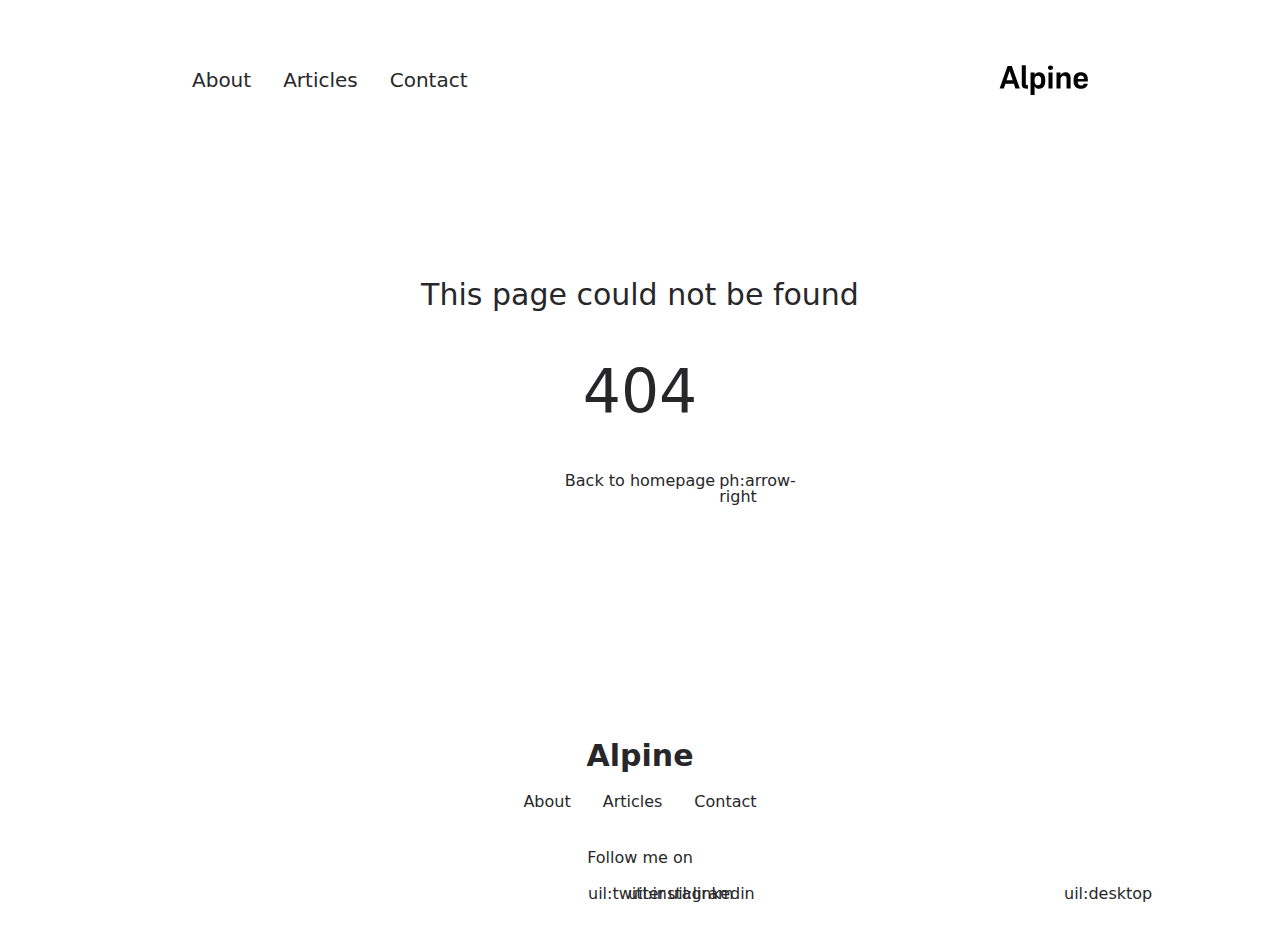
<file: 200.html>
<!DOCTYPE html><html lang="en"><head><meta charset="utf-8">
<meta name="viewport" content="width=device-width, initial-scale=1">
<link rel="stylesheet" href="/_nuxt/entry.vpLBqkpB.css">
<link rel="modulepreload" as="script" crossorigin href="/_nuxt/entry.7-8yZ5C3.js">
<link rel="prefetch" as="style" href="/_nuxt/article.WZJbfjsU.css">
<link rel="prefetch" as="style" href="/_nuxt/ProseA.CfEGynMi.css">
<link rel="prefetch" as="script" crossorigin href="/_nuxt/article.6JK_Sn-J.js">
<link rel="prefetch" as="script" crossorigin href="/_nuxt/ProseA.g8S0rBCx.js">
<link rel="prefetch" as="script" crossorigin href="/_nuxt/date.3uOv5BcS.js">
<link rel="prefetch" as="script" crossorigin href="/_nuxt/default.D1usG1d3.js">
<link rel="prefetch" as="script" crossorigin href="/_nuxt/page.eeSWxQNG.js">
<link rel="prefetch" as="script" crossorigin href="/_nuxt/client-db.NuyR5T99.js">
<link rel="prefetch" as="style" href="/_nuxt/useStudio.5vfyueRC.css">
<link rel="prefetch" as="script" crossorigin href="/_nuxt/useStudio.T7lSa9cQ.js">
<link rel="prefetch" as="style" href="/_nuxt/error-404._LjjY-y0.css">
<link rel="prefetch" as="script" crossorigin href="/_nuxt/error-404.NCGmevcw.js">
<link rel="prefetch" as="style" href="/_nuxt/error-500.Ke0_YfD7.css">
<link rel="prefetch" as="script" crossorigin href="/_nuxt/error-500.QWi96v1z.js">
<script type="module" src="/_nuxt/entry.7-8yZ5C3.js" crossorigin></script><style id="pinceau-runtime-hydratable">undefined</style><style id="pinceau-theme">@media { :root {--pinceau-mq: initial; --alpine-readableLine: 68ch;--alpine-backdrop-backgroundColor: #f4f4f5b3;--prose-code-inline-padding: 0.2rem 0.375rem 0.2rem 0.375rem;--prose-code-block-backdropFilter: contrast(1);--prose-code-block-border-style: solid;--prose-code-block-border-width: 1px;--prose-tbody-tr-borderBottom-style: dashed;--prose-tbody-tr-borderBottom-width: 1px;--prose-th-textAlign: inherit;--prose-thead-borderBottom-style: solid;--prose-thead-borderBottom-width: 1px;--prose-thead-border-style: solid;--prose-thead-border-width: 0px;--prose-table-textAlign: start;--prose-hr-width: 1px;--prose-hr-style: solid;--prose-li-listStylePosition: outside;--prose-ol-li-markerColor: currentColor;--prose-ol-paddingInlineStart: 21px;--prose-ol-listStyleType: decimal;--prose-ul-li-markerColor: currentColor;--prose-ul-paddingInlineStart: 21px;--prose-ul-listStyleType: disc;--prose-blockquote-border-style: solid;--prose-blockquote-border-width: 4px;--prose-blockquote-quotes: '201C' '201D' '2018' '2019';--prose-blockquote-paddingInlineStart: 24px;--prose-a-code-color-hover: currentColor;--prose-a-code-color-static: currentColor;--prose-a-hasCode-borderBottom: none;--prose-a-border-distance: 2px;--prose-a-border-color-hover: currentColor;--prose-a-border-color-static: currentColor;--prose-a-border-style-hover: solid;--prose-a-border-style-static: dashed;--prose-a-border-width: 1px;--prose-a-color-static: inherit;--prose-a-textDecoration: none;--prose-h6-margin: 3rem 0 2rem;--prose-h5-margin: 3rem 0 2rem;--prose-h4-margin: 3rem 0 2rem;--prose-h3-margin: 3rem 0 2rem;--prose-h2-margin: 3rem 0 2rem;--prose-h1-margin: 0 0 2rem;--prose-p-fontSize: 18px;--typography-lead-loose: 2;--typography-lead-relaxed: 1.625;--typography-lead-normal: 1.5;--typography-lead-snug: 1.375;--typography-lead-tight: 1.25;--typography-lead-none: 1;--typography-lead-10: 2.5rem;--typography-lead-9: 2.25rem;--typography-lead-8: 2rem;--typography-lead-7: 1.75rem;--typography-lead-6: 1.5rem;--typography-lead-5: 1.25rem;--typography-lead-4: 1rem;--typography-lead-3: .75rem;--typography-lead-2: .5rem;--typography-lead-1: .025rem;--typography-fontWeight-black: 900;--typography-fontWeight-extrabold: 800;--typography-fontWeight-bold: 700;--typography-fontWeight-semibold: 600;--typography-fontWeight-medium: 500;--typography-fontWeight-normal: 400;--typography-fontWeight-light: 300;--typography-fontWeight-extralight: 200;--typography-fontWeight-thin: 100;--typography-fontSize-9xl: 128px;--typography-fontSize-8xl: 96px;--typography-fontSize-7xl: 72px;--typography-fontSize-6xl: 60px;--typography-fontSize-5xl: 48px;--typography-fontSize-4xl: 36px;--typography-fontSize-3xl: 30px;--typography-fontSize-2xl: 24px;--typography-fontSize-xl: 20px;--typography-fontSize-lg: 18px;--typography-fontSize-base: 16px;--typography-fontSize-sm: 14px;--typography-fontSize-xs: 12px;--typography-letterSpacing-wide: 0.025em;--typography-letterSpacing-tight: -0.025em;--typography-verticalMargin-base: 24px;--typography-verticalMargin-sm: 16px;--elements-border-secondary-hover: [object Object];--elements-backdrop-background: #fffc;--elements-backdrop-filter: saturate(200%) blur(20px);--elements-container-maxWidth: 64rem;--lead-loose: 2;--lead-relaxed: 1.625;--lead-normal: 1.5;--lead-snug: 1.375;--lead-tight: 1.25;--lead-none: 1;--lead-10: 2.5rem;--lead-9: 2.25rem;--lead-8: 2rem;--lead-7: 1.75rem;--lead-6: 1.5rem;--lead-5: 1.25rem;--lead-4: 1rem;--lead-3: .75rem;--lead-2: .5rem;--lead-1: .025rem;--letterSpacing-widest: 0.1em;--letterSpacing-wider: 0.05em;--letterSpacing-wide: 0.025em;--letterSpacing-normal: 0em;--letterSpacing-tight: -0.025em;--letterSpacing-tighter: -0.05em;--fontSize-9xl: 8rem;--fontSize-8xl: 6rem;--fontSize-7xl: 4.5rem;--fontSize-6xl: 3.75rem;--fontSize-5xl: 3rem;--fontSize-4xl: 2.25rem;--fontSize-3xl: 1.875rem;--fontSize-2xl: 1.5rem;--fontSize-xl: 1.25rem;--fontSize-lg: 1.125rem;--fontSize-base: 1rem;--fontSize-sm: 0.875rem;--fontSize-xs: 0.75rem;--fontWeight-black: 900;--fontWeight-extrabold: 800;--fontWeight-bold: 700;--fontWeight-semibold: 600;--fontWeight-medium: 500;--fontWeight-normal: 400;--fontWeight-light: 300;--fontWeight-extralight: 200;--fontWeight-thin: 100;--font-mono: ui-monospace, SFMono-Regular, Menlo, Monaco, Consolas, Liberation Mono, Courier New, monospace;--font-serif: ui-serif, Georgia, Cambria, Times New Roman, Times, serif;--font-sans: ui-sans-serif, system-ui, -apple-system, BlinkMacSystemFont, Segoe UI, Roboto, Helvetica Neue, Arial, Noto Sans, sans-serif, Apple Color Emoji, Segoe UI Emoji, Segoe UI Symbol, Noto Color Emoji;--opacity-total: 1;--opacity-high: 0.8;--opacity-medium: 0.5;--opacity-soft: 0.3;--opacity-light: 0.15;--opacity-bright: 0.1;--opacity-noOpacity: 0;--borderWidth-lg: 3px;--borderWidth-md: 2px;--borderWidth-sm: 1px;--borderWidth-noBorder: 0;--space-rem-875: 0.875rem;--space-rem-625: 0.625rem;--space-rem-375: 0.375rem;--space-rem-125: 0.125rem;--space-px: 1px;--space-128: 32rem;--space-96: 24rem;--space-80: 20rem;--space-72: 18rem;--space-64: 16rem;--space-60: 15rem;--space-56: 14rem;--space-52: 13rem;--space-48: 12rem;--space-44: 11rem;--space-40: 10rem;--space-36: 9rem;--space-32: 8rem;--space-28: 7rem;--space-24: 6rem;--space-20: 5rem;--space-16: 4rem;--space-14: 3.5rem;--space-12: 3rem;--space-11: 2.75rem;--space-10: 2.5rem;--space-9: 2.25rem;--space-8: 2rem;--space-7: 1.75rem;--space-6: 1.5rem;--space-5: 1.25rem;--space-4: 1rem;--space-3: 0.75rem;--space-2: 0.5rem;--space-1: 0.25rem;--space-0: 0px;--size-full: 100%;--size-7xl: 80rem;--size-6xl: 72rem;--size-5xl: 64rem;--size-4xl: 56rem;--size-3xl: 48rem;--size-2xl: 42rem;--size-xl: 36rem;--size-lg: 32rem;--size-md: 28rem;--size-sm: 24rem;--size-xs: 20rem;--size-200: 200px;--size-104: 104px;--size-80: 80px;--size-64: 64px;--size-56: 56px;--size-48: 48px;--size-40: 40px;--size-32: 32px;--size-24: 24px;--size-20: 20px;--size-16: 16px;--size-12: 12px;--size-8: 8px;--size-6: 6px;--size-4: 4px;--size-2: 2px;--size-0: 0px;--radii-full: 9999px;--radii-3xl: 1.75rem;--radii-2xl: 1.5rem;--radii-xl: 1rem;--radii-lg: 0.75rem;--radii-md: 0.5rem;--radii-sm: 0.375rem;--radii-xs: 0.25rem;--radii-2xs: 0.125rem;--radii-none: 0px;--shadow-none: 0px 0px 0px 0px transparent;--shadow-lg: 0px 10px 15px -3px #000000, 0px 4px 6px -4px #000000;--shadow-md: 0px 4px 6px -1px #000000, 0px 2px 4px -2px #000000;--shadow-sm: 0px 1px 3px 0px #000000, 0px 1px 2px -1px #000000;--shadow-xs: 0px 1px 2px 0px #000000;--height-screen: 100vh;--width-screen: 100vw;--color-primary-900: #002e38;--color-primary-800: #005c70;--color-primary-700: #008aa9;--color-primary-600: #00b9e1;--color-primary-500: #1ad6ff;--color-primary-400: #40ddff;--color-primary-300: #66e4ff;--color-primary-200: #8deaff;--color-primary-100: #b3f1ff;--color-primary-50: #d9f8ff;--color-ruby-900: #380011;--color-ruby-800: #700021;--color-ruby-700: #a90032;--color-ruby-600: #e10043;--color-ruby-500: #ff1a5e;--color-ruby-400: #ff4079;--color-ruby-300: #ff6694;--color-ruby-200: #ff8dae;--color-ruby-100: #ffb3c9;--color-ruby-50: #ffd9e4;--color-pink-900: #380025;--color-pink-800: #70004b;--color-pink-700: #a90070;--color-pink-600: #e10095;--color-pink-500: #ff1ab2;--color-pink-400: #ff40bf;--color-pink-300: #ff66cc;--color-pink-200: #ff8dd8;--color-pink-100: #ffb3e5;--color-pink-50: #ffd9f2;--color-purple-900: #190038;--color-purple-800: #330070;--color-purple-700: #4c00a9;--color-purple-600: #6500e1;--color-purple-500: #811aff;--color-purple-400: #9640ff;--color-purple-300: #ab66ff;--color-purple-200: #c08dff;--color-purple-100: #d5b3ff;--color-purple-50: #ead9ff;--color-royalblue-900: #0b0531;--color-royalblue-800: #160a62;--color-royalblue-700: #211093;--color-royalblue-600: #2c15c4;--color-royalblue-500: #4127e8;--color-royalblue-400: #614bec;--color-royalblue-300: #806ff0;--color-royalblue-200: #a093f3;--color-royalblue-100: #c0b7f7;--color-royalblue-50: #dfdbfb;--color-indigoblue-900: #001238;--color-indigoblue-800: #002370;--color-indigoblue-700: #0035a9;--color-indigoblue-600: #0047e1;--color-indigoblue-500: #1a62ff;--color-indigoblue-400: #407cff;--color-indigoblue-300: #6696ff;--color-indigoblue-200: #8db0ff;--color-indigoblue-100: #b3cbff;--color-indigoblue-50: #d9e5ff;--color-blue-900: #002438;--color-blue-800: #004870;--color-blue-700: #006ca9;--color-blue-600: #0090e1;--color-blue-500: #1aadff;--color-blue-400: #40bbff;--color-blue-300: #66c8ff;--color-blue-200: #8dd6ff;--color-blue-100: #b3e4ff;--color-blue-50: #d9f1ff;--color-lightblue-900: #002e38;--color-lightblue-800: #005c70;--color-lightblue-700: #008aa9;--color-lightblue-600: #00b9e1;--color-lightblue-500: #1ad6ff;--color-lightblue-400: #40ddff;--color-lightblue-300: #66e4ff;--color-lightblue-200: #8deaff;--color-lightblue-100: #b3f1ff;--color-lightblue-50: #d9f8ff;--color-teal-900: #062a28;--color-teal-800: #0b544f;--color-teal-700: #117d77;--color-teal-600: #16a79e;--color-teal-500: #1cd1c6;--color-teal-400: #36e4da;--color-teal-300: #5fe9e1;--color-teal-200: #87efe9;--color-teal-100: #aff4f0;--color-teal-50: #d7faf8;--color-pear-900: #2a2b09;--color-pear-800: #545512;--color-pear-700: #7e801b;--color-pear-600: #a8aa24;--color-pear-500: #d0d32f;--color-pear-400: #d8da52;--color-pear-300: #e0e274;--color-pear-200: #e8e997;--color-pear-100: #eff0ba;--color-pear-50: #f7f8dc;--color-red-900: #380300;--color-red-800: #700700;--color-red-700: #a90a00;--color-red-600: #e10e00;--color-red-500: #ff281a;--color-red-400: #ff4c40;--color-red-300: #ff7066;--color-red-200: #ff948d;--color-red-100: #ffb7b3;--color-red-50: #ffdbd9;--color-orange-900: #381800;--color-orange-800: #702f00;--color-orange-700: #a94700;--color-orange-600: #e15e00;--color-orange-500: #ff7a1a;--color-orange-400: #ff9040;--color-orange-300: #ffa666;--color-orange-200: #ffbd8d;--color-orange-100: #ffd3b3;--color-orange-50: #ffe9d9;--color-yellow-900: #362b03;--color-yellow-800: #6d5605;--color-yellow-700: #a38108;--color-yellow-600: #daac0a;--color-yellow-500: #f5c828;--color-yellow-400: #f7d14c;--color-yellow-300: #f8da70;--color-yellow-200: #fae393;--color-yellow-100: #fcedb7;--color-yellow-50: #fdf6db;--color-green-900: #003f25;--color-green-800: #005e38;--color-green-700: #007e4a;--color-green-600: #009d5d;--color-green-500: #00bd6f;--color-green-400: #00dc82;--color-green-300: #30ffaa;--color-green-200: #83ffcc;--color-green-100: #acffdd;--color-green-50: #d6ffee;--color-gray-900: #18181B;--color-gray-800: #27272A;--color-gray-700: #3f3f46;--color-gray-600: #52525B;--color-gray-500: #71717A;--color-gray-400: #a1a1aa;--color-gray-300: #D4d4d8;--color-gray-200: #e4e4e7;--color-gray-100: #f4f4f5;--color-gray-50: #fafafa;--color-black: #0c0c0d;--color-white: #FFFFFF;--media-portrait: only screen and (orientation: portrait);--media-landscape: only screen and (orientation: landscape);--media-rm: (prefers-reduced-motion: reduce);--media-2xl: (min-width: 1536px);--media-xl: (min-width: 1280px);--media-lg: (min-width: 1024px);--media-md: (min-width: 768px);--media-sm: (min-width: 640px);--media-xs: (min-width: 475px);--alpine-body-color: var(--color-gray-800);--alpine-body-backgroundColor: var(--color-white);--prose-code-inline-fontWeight: var(--typography-fontWeight-normal);--prose-code-inline-fontSize: var(--typography-fontSize-sm);--prose-code-inline-borderRadius: var(--radii-xs);--prose-code-block-pre-padding: var(--typography-verticalMargin-sm);--prose-code-block-margin: var(--typography-verticalMargin-base) 0;--prose-code-block-fontSize: var(--typography-fontSize-sm);--prose-tbody-code-inline-fontSize: var(--typography-fontSize-sm);--prose-tbody-td-padding: var(--typography-verticalMargin-sm);--prose-th-fontWeight: var(--typography-fontWeight-semibold);--prose-th-padding: 0 var(--typography-verticalMargin-sm) var(--typography-verticalMargin-sm) var(--typography-verticalMargin-sm);--prose-table-lineHeight: var(--typography-lead-6);--prose-table-fontSize: var(--typography-fontSize-sm);--prose-table-margin: var(--typography-verticalMargin-base) 0;--prose-hr-margin: var(--typography-verticalMargin-base) 0;--prose-li-margin: var(--typography-verticalMargin-sm) 0;--prose-ol-margin: var(--typography-verticalMargin-base) 0;--prose-ul-margin: var(--typography-verticalMargin-base) 0;--prose-blockquote-margin: var(--typography-verticalMargin-base) 0;--prose-a-code-border-style: var(--prose-a-border-style-static);--prose-a-code-border-width: var(--prose-a-border-width);--prose-a-fontWeight: var(--typography-fontWeight-medium);--prose-img-margin: var(--typography-verticalMargin-base) 0;--prose-strong-fontWeight: var(--typography-fontWeight-semibold);--prose-h6-iconSize: var(--typography-fontSize-base);--prose-h6-fontWeight: var(--typography-fontWeight-semibold);--prose-h6-lineHeight: var(--typography-lead-normal);--prose-h6-fontSize: var(--typography-fontSize-lg);--prose-h5-iconSize: var(--typography-fontSize-lg);--prose-h5-fontWeight: var(--typography-fontWeight-semibold);--prose-h5-lineHeight: var(--typography-lead-snug);--prose-h5-fontSize: var(--typography-fontSize-xl);--prose-h4-iconSize: var(--typography-fontSize-lg);--prose-h4-letterSpacing: var(--typography-letterSpacing-tight);--prose-h4-fontWeight: var(--typography-fontWeight-semibold);--prose-h4-lineHeight: var(--typography-lead-snug);--prose-h4-fontSize: var(--typography-fontSize-2xl);--prose-h3-iconSize: var(--typography-fontSize-xl);--prose-h3-letterSpacing: var(--typography-letterSpacing-tight);--prose-h3-fontWeight: var(--typography-fontWeight-semibold);--prose-h3-lineHeight: var(--typography-lead-snug);--prose-h3-fontSize: var(--typography-fontSize-3xl);--prose-h2-iconSize: var(--typography-fontSize-2xl);--prose-h2-letterSpacing: var(--typography-letterSpacing-tight);--prose-h2-fontWeight: var(--typography-fontWeight-semibold);--prose-h2-lineHeight: var(--typography-lead-tight);--prose-h2-fontSize: var(--typography-fontSize-4xl);--prose-h1-iconSize: var(--typography-fontSize-3xl);--prose-h1-letterSpacing: var(--typography-letterSpacing-tight);--prose-h1-fontWeight: var(--typography-fontWeight-bold);--prose-h1-lineHeight: var(--typography-lead-tight);--prose-h1-fontSize: var(--typography-fontSize-5xl);--prose-p-br-margin: var(--typography-verticalMargin-base) 0 0 0;--prose-p-margin: var(--typography-verticalMargin-base) 0;--prose-p-lineHeight: var(--typography-lead-normal);--typography-color-primary-900: var(--color-primary-900);--typography-color-primary-800: var(--color-primary-800);--typography-color-primary-700: var(--color-primary-700);--typography-color-primary-600: var(--color-primary-600);--typography-color-primary-500: var(--color-primary-500);--typography-color-primary-400: var(--color-primary-400);--typography-color-primary-300: var(--color-primary-300);--typography-color-primary-200: var(--color-primary-200);--typography-color-primary-100: var(--color-primary-100);--typography-color-primary-50: var(--color-primary-50);--typography-font-code: var(--font-mono);--typography-font-body: var(--font-sans);--typography-font-display: var(--font-sans);--typography-body-backgroundColor: var(--color-white);--typography-body-color: var(--color-black);--elements-state-danger-borderColor-secondary: var(--color-red-200);--elements-state-danger-borderColor-primary: var(--color-red-100);--elements-state-danger-backgroundColor-secondary: var(--color-red-100);--elements-state-danger-backgroundColor-primary: var(--color-red-50);--elements-state-danger-color-secondary: var(--color-red-600);--elements-state-danger-color-primary: var(--color-red-500);--elements-state-warning-borderColor-secondary: var(--color-yellow-200);--elements-state-warning-borderColor-primary: var(--color-yellow-100);--elements-state-warning-backgroundColor-secondary: var(--color-yellow-100);--elements-state-warning-backgroundColor-primary: var(--color-yellow-50);--elements-state-warning-color-secondary: var(--color-yellow-700);--elements-state-warning-color-primary: var(--color-yellow-600);--elements-state-success-borderColor-secondary: var(--color-green-200);--elements-state-success-borderColor-primary: var(--color-green-100);--elements-state-success-backgroundColor-secondary: var(--color-green-100);--elements-state-success-backgroundColor-primary: var(--color-green-50);--elements-state-success-color-secondary: var(--color-green-600);--elements-state-success-color-primary: var(--color-green-500);--elements-state-info-borderColor-secondary: var(--color-blue-200);--elements-state-info-borderColor-primary: var(--color-blue-100);--elements-state-info-backgroundColor-secondary: var(--color-blue-100);--elements-state-info-backgroundColor-primary: var(--color-blue-50);--elements-state-info-color-secondary: var(--color-blue-600);--elements-state-info-color-primary: var(--color-blue-500);--elements-state-primary-borderColor-secondary: var(--color-primary-200);--elements-state-primary-borderColor-primary: var(--color-primary-100);--elements-state-primary-backgroundColor-secondary: var(--color-primary-100);--elements-state-primary-backgroundColor-primary: var(--color-primary-50);--elements-state-primary-color-secondary: var(--color-primary-700);--elements-state-primary-color-primary: var(--color-primary-600);--elements-surface-secondary-backgroundColor: var(--color-gray-200);--elements-surface-primary-backgroundColor: var(--color-gray-100);--elements-surface-background-base: var(--color-gray-100);--elements-border-secondary-static: var(--color-gray-200);--elements-border-primary-hover: var(--color-gray-200);--elements-border-primary-static: var(--color-gray-100);--elements-container-padding-md: var(--space-16);--elements-container-padding-sm: var(--space-12);--elements-container-padding-xs: var(--space-8);--elements-container-padding-mobile: var(--space-6);--elements-text-secondary-color-hover: var(--color-gray-700);--elements-text-secondary-color-static: var(--color-gray-500);--elements-text-primary-color-static: var(--color-gray-900);--text-6xl-lineHeight: var(--lead-none);--text-6xl-fontSize: var(--fontSize-6xl);--text-5xl-lineHeight: var(--lead-none);--text-5xl-fontSize: var(--fontSize-5xl);--text-4xl-lineHeight: var(--lead-10);--text-4xl-fontSize: var(--fontSize-4xl);--text-3xl-lineHeight: var(--lead-9);--text-3xl-fontSize: var(--fontSize-3xl);--text-2xl-lineHeight: var(--lead-8);--text-2xl-fontSize: var(--fontSize-2xl);--text-xl-lineHeight: var(--lead-7);--text-xl-fontSize: var(--fontSize-xl);--text-lg-lineHeight: var(--lead-7);--text-lg-fontSize: var(--fontSize-lg);--text-base-lineHeight: var(--lead-6);--text-base-fontSize: var(--fontSize-base);--text-sm-lineHeight: var(--lead-5);--text-sm-fontSize: var(--fontSize-sm);--text-xs-lineHeight: var(--lead-4);--text-xs-fontSize: var(--fontSize-xs);--shadow-2xl: 0px 25px 50px -12px var(--color-gray-900);--shadow-xl: 0px 20px 25px -5px var(--color-gray-400), 0px 8px 10px -6px #000000;--color-secondary-900: var(--color-gray-900);--color-secondary-800: var(--color-gray-800);--color-secondary-700: var(--color-gray-700);--color-secondary-600: var(--color-gray-600);--color-secondary-500: var(--color-gray-500);--color-secondary-400: var(--color-gray-400);--color-secondary-300: var(--color-gray-300);--color-secondary-200: var(--color-gray-200);--color-secondary-100: var(--color-gray-100);--color-secondary-50: var(--color-gray-50);--prose-a-code-background-hover: var(--typography-color-primary-50);--prose-a-code-border-color-hover: var(--typography-color-primary-500);--prose-a-color-hover: var(--typography-color-primary-500);--typography-color-secondary-900: var(--color-secondary-900);--typography-color-secondary-800: var(--color-secondary-800);--typography-color-secondary-700: var(--color-secondary-700);--typography-color-secondary-600: var(--color-secondary-600);--typography-color-secondary-500: var(--color-secondary-500);--typography-color-secondary-400: var(--color-secondary-400);--typography-color-secondary-300: var(--color-secondary-300);--typography-color-secondary-200: var(--color-secondary-200);--typography-color-secondary-100: var(--color-secondary-100);--typography-color-secondary-50: var(--color-secondary-50);--prose-code-inline-backgroundColor: var(--typography-color-secondary-100);--prose-code-inline-color: var(--typography-color-secondary-700);--prose-code-block-backgroundColor: var(--typography-color-secondary-100);--prose-code-block-color: var(--typography-color-secondary-700);--prose-code-block-border-color: var(--typography-color-secondary-200);--prose-tbody-tr-borderBottom-color: var(--typography-color-secondary-200);--prose-th-color: var(--typography-color-secondary-600);--prose-thead-borderBottom-color: var(--typography-color-secondary-200);--prose-thead-border-color: var(--typography-color-secondary-300);--prose-hr-color: var(--typography-color-secondary-200);--prose-blockquote-border-color: var(--typography-color-secondary-200);--prose-blockquote-color: var(--typography-color-secondary-500);--prose-a-code-border-color-static: var(--typography-color-secondary-400); } }@media { :root.dark {--pinceau-mq: dark; --alpine-backdrop-backgroundColor: #18181bb3;--prose-code-block-backdropFilter: contrast(1);--prose-ol-li-markerColor: currentColor;--prose-ul-li-markerColor: currentColor;--prose-a-code-color-hover: currentColor;--prose-a-code-color-static: currentColor;--prose-a-border-color-hover: currentColor;--prose-a-border-color-static: currentColor;--prose-a-color-static: inherit;--elements-backdrop-background: #0c0d0ccc;--alpine-body-color: var(--color-gray-200);--alpine-body-backgroundColor: var(--color-black);--typography-body-backgroundColor: var(--color-black);--typography-body-color: var(--color-white);--elements-state-danger-borderColor-secondary: var(--color-red-700);--elements-state-danger-borderColor-primary: var(--color-red-800);--elements-state-danger-backgroundColor-secondary: var(--color-red-800);--elements-state-danger-backgroundColor-primary: var(--color-red-900);--elements-state-danger-color-secondary: var(--color-red-200);--elements-state-danger-color-primary: var(--color-red-300);--elements-state-warning-borderColor-secondary: var(--color-yellow-700);--elements-state-warning-borderColor-primary: var(--color-yellow-800);--elements-state-warning-backgroundColor-secondary: var(--color-yellow-800);--elements-state-warning-backgroundColor-primary: var(--color-yellow-900);--elements-state-warning-color-secondary: var(--color-yellow-200);--elements-state-warning-color-primary: var(--color-yellow-400);--elements-state-success-borderColor-secondary: var(--color-green-700);--elements-state-success-borderColor-primary: var(--color-green-800);--elements-state-success-backgroundColor-secondary: var(--color-green-800);--elements-state-success-backgroundColor-primary: var(--color-green-900);--elements-state-success-color-secondary: var(--color-green-200);--elements-state-success-color-primary: var(--color-green-400);--elements-state-info-borderColor-secondary: var(--color-blue-700);--elements-state-info-borderColor-primary: var(--color-blue-800);--elements-state-info-backgroundColor-secondary: var(--color-blue-800);--elements-state-info-backgroundColor-primary: var(--color-blue-900);--elements-state-info-color-secondary: var(--color-blue-200);--elements-state-info-color-primary: var(--color-blue-400);--elements-state-primary-borderColor-secondary: var(--color-primary-700);--elements-state-primary-borderColor-primary: var(--color-primary-800);--elements-state-primary-backgroundColor-secondary: var(--color-primary-800);--elements-state-primary-backgroundColor-primary: var(--color-primary-900);--elements-state-primary-color-secondary: var(--color-primary-200);--elements-state-primary-color-primary: var(--color-primary-400);--elements-surface-secondary-backgroundColor: var(--color-gray-800);--elements-surface-primary-backgroundColor: var(--color-gray-900);--elements-surface-background-base: var(--color-gray-900);--elements-border-secondary-static: var(--color-gray-800);--elements-border-primary-hover: var(--color-gray-800);--elements-border-primary-static: var(--color-gray-900);--elements-text-secondary-color-hover: var(--color-gray-200);--elements-text-secondary-color-static: var(--color-gray-400);--elements-text-primary-color-static: var(--color-gray-50);--prose-a-code-background-hover: var(--typography-color-primary-900);--prose-a-code-border-color-hover: var(--typography-color-primary-600);--prose-a-color-hover: var(--typography-color-primary-400);--prose-code-inline-backgroundColor: var(--typography-color-secondary-800);--prose-code-inline-color: var(--typography-color-secondary-200);--prose-code-block-backgroundColor: var(--typography-color-secondary-900);--prose-code-block-color: var(--typography-color-secondary-200);--prose-code-block-border-color: var(--typography-color-secondary-800);--prose-tbody-tr-borderBottom-color: var(--typography-color-secondary-800);--prose-th-color: var(--typography-color-secondary-400);--prose-thead-borderBottom-color: var(--typography-color-secondary-800);--prose-thead-border-color: var(--typography-color-secondary-600);--prose-hr-color: var(--typography-color-secondary-800);--prose-blockquote-border-color: var(--typography-color-secondary-700);--prose-blockquote-color: var(--typography-color-secondary-400);--prose-a-code-border-color-static: var(--typography-color-secondary-600); } }</style><script>"use strict";(()=>{const a=window,e=document.documentElement,m=["dark","light"],c=window&&window.localStorage&&window.localStorage.getItem&&window.localStorage.getItem("nuxt-color-mode")||"system";let n=c==="system"?d():c;const l=e.getAttribute("data-color-mode-forced");l&&(n=l),i(n),a["__NUXT_COLOR_MODE__"]={preference:c,value:n,getColorScheme:d,addColorScheme:i,removeColorScheme:f};function i(o){const t=""+o+"",s="";e.classList?e.classList.add(t):e.className+=" "+t,s&&e.setAttribute("data-"+s,o)}function f(o){const t=""+o+"",s="";e.classList?e.classList.remove(t):e.className=e.className.replace(new RegExp(t,"g"),""),s&&e.removeAttribute("data-"+s)}function r(o){return a.matchMedia("(prefers-color-scheme"+o+")")}function d(){if(a.matchMedia&&r("").media!=="not all"){for(const o of m)if(r(":"+o).matches)return o}return"light"}})();
</script></head><body><div id="__nuxt"></div><script type="application/json" id="__NUXT_DATA__" data-ssr="false">[{"_errors":1,"serverRendered":2,"data":3,"state":4,"once":5},{},false,{},{},["Set"]]</script>
<script>window.__NUXT__={};window.__NUXT__.config={public:{FORMSPREE_URL:"",plausible:{hashMode:false,trackLocalhost:false,domain:"",apiHost:"https://plausible.io",autoPageviews:true,autoOutboundTracking:false},studio:{apiURL:"https://api.nuxt.studio"},mdc:{components:{prose:true,map:{p:"prose-p",a:"prose-a",blockquote:"prose-blockquote","code-inline":"prose-code-inline",code:"ProseCodeInline",em:"prose-em",h1:"prose-h1",h2:"prose-h2",h3:"prose-h3",h4:"prose-h4",h5:"prose-h5",h6:"prose-h6",hr:"prose-hr",img:"prose-img",ul:"prose-ul",ol:"prose-ol",li:"prose-li",strong:"prose-strong",table:"prose-table",thead:"prose-thead",tbody:"prose-tbody",td:"prose-td",th:"prose-th",tr:"prose-tr"}},headings:{anchorLinks:{h1:false,h2:true,h3:true,h4:true,h5:false,h6:false}}},content:{locales:[],defaultLocale:"",integrity:1707323709239,experimental:{stripQueryParameters:false,advanceQuery:false,clientDB:false},respectPathCase:false,api:{baseURL:"/api/_content"},navigation:{fields:["navTitle","layout"]},tags:{p:"prose-p",a:"prose-a",blockquote:"prose-blockquote","code-inline":"prose-code-inline",code:"ProseCodeInline",em:"prose-em",h1:"prose-h1",h2:"prose-h2",h3:"prose-h3",h4:"prose-h4",h5:"prose-h5",h6:"prose-h6",hr:"prose-hr",img:"prose-img",ul:"prose-ul",ol:"prose-ol",li:"prose-li",strong:"prose-strong",table:"prose-table",thead:"prose-thead",tbody:"prose-tbody",td:"prose-td",th:"prose-th",tr:"prose-tr"},highlight:{theme:{default:"github-light",dark:"github-dark"},preload:["json","js","ts","html","css","vue","diff","shell","markdown","yaml","bash","ini","c","cpp"],highlighter:"shiki",langs:["js","jsx","json","ts","tsx","vue","css","html","vue","bash","md","mdc","yaml","json","js","ts","html","css","vue","diff","shell","markdown","yaml","bash","ini","c","cpp"]},wsUrl:"",documentDriven:{page:true,navigation:true,surround:true,globals:{},layoutFallbacks:["theme"],injectPage:true},host:"",trailingSlash:false,search:"",contentHead:true,anchorLinks:{depth:4,exclude:[1]}}},app:{baseURL:"/",buildAssetsDir:"/_nuxt/",cdnURL:""}}</script></body></html>
</file>
<file: _nuxt/entry.vpLBqkpB.css>
body{background-color:var(--alpine-body-backgroundColor);color:var(--alpine-body-color)}.light-img{display:block}.dark-img{display:none}@media (prefers-color-scheme:dark){html:not(.light) .dark-img{display:block}html:not(.light) .light-img{display:none}}html.dark .dark-img{display:block}html.dark .light-img{display:none}html{-webkit-font-smoothing:antialiased;-moz-osx-font-smoothing:grayscale}.sr-only{height:1px!important;margin:-1px!important;overflow:hidden!important;padding:0!important;position:absolute!important;width:1px!important;clip:rect(0,0,0,0)!important;border:0!important;white-space:nowrap!important}*,:after,:before{border:0 solid #e5e7eb;box-sizing:border-box}html{line-height:1.5;-webkit-text-size-adjust:100%;font-family:ui-sans-serif,system-ui,-apple-system,BlinkMacSystemFont,Segoe UI,Roboto,Helvetica Neue,Arial,Noto Sans,sans-serif,Apple Color Emoji,Segoe UI Emoji,Segoe UI Symbol,Noto Color Emoji;-moz-tab-size:4;-o-tab-size:4;tab-size:4}body{line-height:inherit;margin:0}hr{border-top-width:1px;color:inherit;height:0}abbr:where([title]){-webkit-text-decoration:underline dotted;text-decoration:underline dotted}h1,h2,h3,h4,h5,h6{font-size:inherit;font-weight:inherit}a{color:inherit;text-decoration:inherit}b,strong{font-weight:bolder}code,kbd,pre,samp{font-family:ui-monospace,SFMono-Regular,Menlo,Monaco,Consolas,Liberation Mono,Courier New,monospace;font-size:1em}small{font-size:80%}sub,sup{font-size:75%;line-height:0;position:relative;vertical-align:baseline}sub{bottom:-.25em}sup{top:-.5em}table{border-collapse:collapse;border-color:inherit;text-indent:0}button,input,optgroup,select,textarea{color:inherit;font-family:inherit;font-size:100%;font-weight:inherit;line-height:inherit;margin:0;padding:0}button,select{text-transform:none}[type=button],[type=reset],[type=submit],button{-webkit-appearance:button;background-color:transparent;background-image:none}:-moz-focusring{outline:auto}:-moz-ui-invalid{box-shadow:none}progress{vertical-align:baseline}::-webkit-inner-spin-button,::-webkit-outer-spin-button{height:auto}[type=search]{-webkit-appearance:textfield;outline-offset:-2px}::-webkit-search-decoration{-webkit-appearance:none}::-webkit-file-upload-button{-webkit-appearance:button;font:inherit}summary{display:list-item}blockquote,dd,dl,figure,h1,h2,h3,h4,h5,h6,hr,p,pre{margin:0}fieldset{margin:0}fieldset,legend{padding:0}menu,ol,ul{list-style:none;margin:0;padding:0}textarea{resize:vertical}input::-moz-placeholder,textarea::-moz-placeholder{color:#9ca3af;opacity:1}input::placeholder,textarea::placeholder{color:#9ca3af;opacity:1}[role=button],button{cursor:pointer}:disabled{cursor:default}audio,canvas,embed,iframe,img,object,svg,video{display:block;vertical-align:middle}img,video{height:auto;max-width:100%}[hidden]{display:none}.nuxt-progress{background:repeating-linear-gradient(90deg,#00dc82 0,#34cdfe 50%,#0047e1);left:0;opacity:1;position:fixed;right:0;top:0;transition:width .1s,height .4s,opacity .4s;width:0;z-index:999999}nav ul[data-v-57c718d0]{display:flex;flex-direction:column;gap:var(--space-4);justify-content:center;width:100%}@media (min-width:640px){nav ul[data-v-57c718d0]{flex-direction:row;gap:var(--space-8)}}nav ul a[data-v-57c718d0]{position:relative}nav ul a.router-link-active[data-v-57c718d0]{color:var(--color-primary-500)}nav ul a .underline-fx[data-v-57c718d0]{background-color:currentColor;bottom:-4px;height:1px;position:absolute;transition:width .2s ease-in-out;width:0}a:hover :is(nav ul a .underline-fx):is(nav ul a .underline-fx[data-v-57c718d0]){width:100%}header[data-v-248428b8]{--header-padding:var(--space-16);--logo-height:var(--space-8);align-items:center;display:grid;gap:var(--space-4);grid-template-columns:repeat(12,minmax(0,1fr));padding-bottom:var(--header-padding);padding-top:var(--header-padding);position:relative}header .menu[data-v-248428b8]{display:flex;position:absolute}header .menu[data-v-248428b8] :hover{color:var(--color-primary-500)}.left :is(header .menu):is(header .menu[data-v-248428b8]){right:0}@media (min-width:640px){header .menu[data-v-248428b8]{display:none}}header .overlay[data-v-248428b8]{-webkit-backdrop-filter:blur(20px);backdrop-filter:blur(20px);background-color:var(--alpine-backdrop-backgroundColor);border:1px solid var(--color-gray-200);border-radius:var(--radii-md);font-size:var(--text-lg-fontSize);font-weight:var(--fontWeight-medium);line-height:var(--text-lg-lineHeight);padding:var(--space-6);padding-right:var(--space-24);perspective:2000px;position:absolute;top:calc(var(--header-padding) + var(--logo-height) + var(--space-2));transform-origin:top;transition:all .25s;will-change:opacity,transform}header .overlay[data-v-248428b8]:not(.show){opacity:0;transform:translateY(-10px) rotateY(-8deg) rotateX(-20deg)}.left :is(header .overlay:not(.show)):is(header .overlay[data-v-248428b8]:not(.show)){transform:translateY(-10px) rotateY(8deg) rotateX(-20deg)}header .overlay[data-v-248428b8]:not(.show){pointer-events:none}.left :is(header .overlay):is(header .overlay[data-v-248428b8]){padding:var(--space-6);padding-left:var(--space-16);right:0;text-align:right}@media (min-width:640px){header .overlay[data-v-248428b8]{display:none}}:root.dark header .overlay[data-v-248428b8]{border-color:var(--color-gray-800)}header .logo[data-v-248428b8]{display:flex;grid-column:span 12/span 12;height:var(--logo-height)}header .logo a[data-v-248428b8]{display:flex}.center :is(header .logo):is(header .logo[data-v-248428b8]){grid-column:span 12/span 12;justify-content:center}.right :is(header .logo):is(header .logo[data-v-248428b8]){justify-content:flex-end}@media (min-width:640px){header .logo[data-v-248428b8]{grid-column:span 4/span 4;grid-column-start:auto}.right :is(header .logo):is(header .logo[data-v-248428b8]){order:2}}header .logo .fallback[data-v-248428b8]{font-size:var(--text-2xl-fontSize);font-weight:var(--fontWeight-semibold);line-height:var(--text-2xl-lineHeight)}header .main-nav[data-v-248428b8]{display:none}@media (min-width:640px){header .main-nav[data-v-248428b8]{display:flex;font-size:var(--text-xl-fontSize);font-weight:var(--fontWeight-medium);grid-column:span 8/span 8;line-height:var(--text-xl-lineHeight)}.center :is(header .main-nav):is(header .main-nav[data-v-248428b8]){grid-column:span 12/span 12;justify-content:center}.right :is(header .main-nav):is(header .main-nav[data-v-248428b8]){justify-content:flex-start}.left :is(header .main-nav):is(header .main-nav[data-v-248428b8]){justify-content:flex-end}}.icon[data-v-60a64bd7]{display:inline-block;vertical-align:middle}a[data-v-058b940d]{--social-icon-size:24px;display:flex;height:24px;height:var(--social-icon-size);width:24px;width:var(--social-icon-size)}a[data-v-058b940d] :hover{color:var(--color-primary-500)}a svg[data-v-058b940d]{height:100%;width:100%}button[data-v-a88c499e]{display:flex;--color-mode-switcher-size:24px;height:24px;height:var(--color-mode-switcher-size);width:24px;width:var(--color-mode-switcher-size)}button[data-v-a88c499e] :hover{color:var(--color-primary-500)}button svg[data-v-a88c499e]{height:100%;width:100%}footer[data-v-77802ae2]{align-items:center;display:flex;flex-direction:column;margin-top:var(--space-24);padding-bottom:var(--space-8);padding-top:var(--space-8)}footer.left[data-v-77802ae2]{align-items:flex-start}footer.right[data-v-77802ae2]{align-items:flex-end}@media (min-width:768px){footer[data-v-77802ae2]{min-height:var(--space-36)}}footer .credits[data-v-77802ae2]{font-size:var(--text-3xl-fontSize);font-weight:var(--fontWeight-bold);line-height:var(--text-3xl-lineHeight);margin-bottom:var(--space-4)}footer .navigation[data-v-77802ae2]{display:none}@media (min-width:640px){footer .navigation[data-v-77802ae2]{display:flex;font-size:var(--text-base-fontSize);font-weight:var(--fontWeight-medium);line-height:var(--text-base-lineHeight);margin-bottom:var(--space-8)}}footer .message[data-v-77802ae2]{margin-bottom:var(--space-4);text-align:center}footer .icons[data-v-77802ae2]{display:grid;gap:var(--space-4);grid-template-columns:repeat(12,minmax(0,1fr));width:100%}.left :is(footer .icons):is(footer .icons[data-v-77802ae2]){align-items:center;display:flex;justify-content:space-between}.right :is(footer .icons):is(footer .icons[data-v-77802ae2]){align-items:center;display:flex;flex-direction:row-reverse;justify-content:space-between}footer .icons .social[data-v-77802ae2]{display:flex;gap:var(--space-4);grid-column:span 12/span 12;justify-content:center}@media (min-width:475px){footer .icons .social[data-v-77802ae2]{grid-column:span 4/span 4;grid-column-start:5}}footer .icons .color-mode-switch[data-v-77802ae2]{display:flex;grid-column:span 12/span 12;justify-content:center}@media (min-width:475px){footer .icons .color-mode-switch[data-v-77802ae2]{grid-column:span 2/span 2;grid-column-start:11;justify-content:flex-end}}.container[data-v-e3e91b26]{margin-inline-end:auto;margin-inline-start:auto;width:100%}.app-layout[data-v-b903d8ac]{min-width:var(--size-xs)}html{font-family:var(--font-sans)}
</file>
<file: _nuxt/DocumentDrivenNotFound.vrm-LeIf.css>
section[data-v-ad88e397]{align-items:center;display:flex;flex-direction:column;justify-content:center;min-height:50vh}section .message[data-v-ad88e397]{font-size:var(--text-3xl-fontSize);font-weight:var(--fontWeight-medium);line-height:var(--text-3xl-lineHeight)}section .status[data-v-ad88e397]{font-size:var(--text-6xl-fontSize);line-height:var(--text-6xl-lineHeight);margin-bottom:var(--space-12);margin-top:var(--space-12)}section a[data-v-ad88e397]{align-items:center;display:flex;position:relative}section a .icon[data-v-ad88e397]{height:var(--space-5);position:absolute;right:calc(0px - var(--space-1));transform:translate(100%);width:var(--space-5)}
</file>
<file: _nuxt/Hero.RuBUMDMk.css>
.hero .layout[data-v-496d27ff]{display:grid;gap:var(--space-8);grid-template-columns:repeat(1,minmax(0,1fr))}@media (min-width:1024px){.hero .layout[data-v-496d27ff]{grid-template-columns:repeat(2,minmax(0,1fr))}}.hero .layout .title[data-v-496d27ff]{font-size:var(--text-4xl-fontSize);font-weight:var(--fontWeight-bold);line-height:var(--text-4xl-lineHeight)}.hero .layout .description[data-v-496d27ff]{font-size:var(--text-xl-fontSize);line-height:var(--text-xl-lineHeight);margin-top:var(--space-3)}.hero .layout img[data-v-496d27ff]{aspect-ratio:16/9;border-radius:var(--radii-md);-o-object-fit:cover;object-fit:cover;width:100%}.hero .layout img.left[data-v-496d27ff]{order:-1}
</file>
<file: _nuxt/ProseUl.DMtE5dyX.css>
ul[data-v-d531e0c0]{font-family:var(--typography-font-body);list-style-type:var(--prose-ul-listStyleType);margin:var(--prose-ul-margin);padding-inline-start:var(--prose-ul-paddingInlineStart)}ul[data-v-d531e0c0]>li::marker{color:var(--prose-ul-li-markerColor)}ul[data-v-d531e0c0]>li ol,ul[data-v-d531e0c0]>li ul{margin:0}
</file>
<file: _nuxt/ProseLi.3lkyg_oj.css>
li[data-v-16e2649f]{font-family:var(--typography-font-body);list-style-position:var(--prose-li-listStylePosition);margin:var(--prose-li-margin)}
</file>
<file: _nuxt/ProseA.CfEGynMi.css>
a[data-v-3f744e95]{border-bottom:var(--prose-a-border-width) var(--prose-a-border-style-static) var(--prose-a-border-color-static);color:var(--prose-a-color-static);font-family:var(--typography-font-body);font-weight:var(--prose-a-fontWeight);padding-bottom:var(--prose-a-border-distance);-webkit-text-decoration:var(--prose-a-textDecoration);text-decoration:var(--prose-a-textDecoration)}a[data-v-3f744e95]:hover{border-color:var(--prose-a-border-color-hover);border-style:var(--prose-a-border-style-hover);color:var(--prose-a-color-hover)}a[data-v-3f744e95]:has(img){border-width:0}a[data-v-3f744e95]:has(code){border-bottom:var(--prose-a-hasCode-borderBottom)}a[data-v-3f744e95]:has(code) code{border-color:var(--prose-a-code-border-color-static);border-style:var(--prose-a-code-border-style);border-width:var(--prose-a-code-border-width);color:var(--prose-a-code-color-static)}a[data-v-3f744e95]:has(code):hover{border-bottom:var(--prose-a-hasCode-borderBottom)}a[data-v-3f744e95]:has(code):hover code{background-color:var(--prose-a-code-background-hover);border-color:var(--prose-a-code-border-color-hover);color:var(--prose-a-code-color-hover)}
</file>
<file: _nuxt/ProseStrong.Ywe3ZOBI.css>
strong[data-v-d02a2374]{font-family:var(--typography-font-body);font-weight:var(--prose-strong-fontWeight)}
</file>
<file: _nuxt/ProseP.d-xmvCnx.css>
p[data-v-3b8ec9ca]{font-family:var(--typography-font-body);font-size:var(--prose-p-fontSize);line-height:var(--prose-p-lineHeight);margin:var(--prose-p-margin)}p[data-v-3b8ec9ca] br{content:"";display:block;margin:var(--prose-p-br-margin)}
</file>
<file: _nuxt/Gallery.nzphD_VD.css>
.gallery .layout[data-v-235db02b]{display:grid;gap:var(--space-8);margin-bottom:var(--space-16);margin-top:var(--space-16);--cols:1;grid-template-columns:repeat(1,minmax(0,1fr));grid-template-columns:repeat(var(--cols),minmax(0,1fr))}@media (min-width:768px){.gallery .layout[data-v-235db02b]{--cols:var(---6-li-cols)}}.gallery .layout img[data-v-235db02b]{aspect-ratio:16/9;border-radius:var(--radii-md);-o-object-fit:cover;object-fit:cover;width:100%}
</file>
<file: _nuxt/article.WZJbfjsU.css>
article[data-v-d8c0c423]{margin-left:auto;margin-right:auto;max-width:var(--alpine-readableLine);padding-bottom:var(--space-4);padding-top:var(--space-4)}@media (min-width:640px){article[data-v-d8c0c423]{padding-bottom:var(--space-12);padding-top:var(--space-12)}}article .back[data-v-d8c0c423]{align-items:center;border-bottom:1px solid var(--elements-border-secondary-static);display:inline-flex;font-size:var(--text-lg-fontSize)}article .back[data-v-d8c0c423] svg{height:var(--size-16);margin-right:var(--space-2);width:var(--size-16)}article header[data-v-d8c0c423]{margin-bottom:var(--space-12);margin-top:var(--space-16)}article .title[data-v-d8c0c423]{font-size:var(--text-5xl-fontSize);font-weight:var(--fontWeight-semibold);line-height:var(--text-5xl-lineHeight);margin-bottom:var(--space-4)}article time[data-v-d8c0c423]{color:var(--elements-text-secondary-color-static)}article .prose .back-to-top[data-v-d8c0c423]{align-items:center;display:flex;justify-content:flex-end;width:100%}article .prose .back-to-top a[data-v-d8c0c423]{cursor:pointer;font-size:var(--text-lg-fontSize)}article .prose[data-v-d8c0c423] h1{display:none}
</file>
<file: _nuxt/useStudio.5vfyueRC.css>
body.__preview_enabled{padding-bottom:50px}#__nuxt_preview[data-v-207c9b37]{align-items:center;-webkit-backdrop-filter:blur(20px);backdrop-filter:blur(20px);background:#ffffff4d;border-top:1px solid #eee;bottom:-60px;color:#000;display:flex;font-family:Helvetica,sans-serif;font-size:16px;font-weight:500;gap:10px;height:50px;justify-content:center;left:0;position:fixed;right:0;transition:bottom .3s ease-in-out;z-index:10000}#__nuxt_preview.__preview_ready[data-v-207c9b37]{bottom:0}#__preview_background[data-v-207c9b37]{-webkit-backdrop-filter:blur(8px);backdrop-filter:blur(8px);background:#ffffff4d;height:100vh;left:0;position:fixed;top:0;width:100vw;z-index:9000}#__preview_loader[data-v-207c9b37]{align-items:center;color:#000;display:flex;flex-direction:column;font-family:system-ui,-apple-system,BlinkMacSystemFont,Segoe UI,Roboto,Oxygen,Ubuntu,Cantarell,Open Sans,Helvetica Neue,sans-serif;font-size:1.4rem;gap:8px;left:50%;position:fixed;top:50%;transform:translate(-50%,-50%);z-index:9500}#__preview_loader p[data-v-207c9b37]{margin:10px 0}.dark #__preview_background[data-v-207c9b37],.dark-mode #__preview_background[data-v-207c9b37]{background:#0000004d}.dark #__preview_loader[data-v-207c9b37],.dark-mode #__preview_loader[data-v-207c9b37]{color:#fff}.preview-loading-enter-active[data-v-207c9b37],.preview-loading-leave-active[data-v-207c9b37]{transition:opacity .4s}.preview-loading-enter[data-v-207c9b37],.preview-loading-leave-to[data-v-207c9b37]{opacity:0}#__preview_loading_icon[data-v-207c9b37]{animation:spin-207c9b37 1s linear infinite}.dark #__nuxt_preview[data-v-207c9b37],.dark-mode #__nuxt_preview[data-v-207c9b37]{background:#0000004d;border-top:1px solid #111;color:#fff}#__nuxt_preview svg[data-v-207c9b37]{color:#000;display:inline-block;height:30px;width:30px}.dark #__nuxt_preview svg[data-v-207c9b37],.dark-mode #__nuxt_preview svg[data-v-207c9b37]{color:#fff}button[data-v-207c9b37]{background:transparent;border:1px solid rgba(0,0,0,.2);border-radius:3px;box-shadow:none;color:#000c;cursor:pointer;display:inline-block;font-size:14px;font-weight:400;line-height:1rem;margin:0;padding:4px 10px;text-align:center;transition:none;width:auto}button[data-v-207c9b37]:hover{border-color:#0006;color:#000000e6}.dark button[data-v-207c9b37],.dark-mode button[data-v-207c9b37]{border-color:#fff3;color:#d3d3d3}.dark button[data-v-207c9b37]:hover,.dark-mode button[data-v-207c9b37]:hover{border-color:#fff6;color:#fff}#__nuxt_preview button[data-v-207c9b37]:focus,#__nuxt_preview button[data-v-207c9b37]:hover{background:#0000001a}#__nuxt_preview button[data-v-207c9b37]:active{background:#0003}.dark #__nuxt_preview button[data-v-207c9b37],.dark-mode #__nuxt_preview button[data-v-207c9b37]{border:1px solid hsla(0,0%,100%,.2);color:#fffc}.dark #__nuxt_preview button[data-v-207c9b37]:hover,.dark-mode #__nuxt_preview button[data-v-207c9b37]:focus{background:#ffffff1a}.dark #__nuxt_preview button[data-v-207c9b37]:active,.dark-mode #__nuxt_preview button[data-v-207c9b37]:active{background:#fff3}a[data-v-207c9b37]{font-weight:600}#__nuxt_preview.__preview_refreshing button[data-v-207c9b37],#__nuxt_preview.__preview_refreshing span[data-v-207c9b37],#__nuxt_preview.__preview_refreshing svg[data-v-207c9b37]{animation:nuxt_pulsate-207c9b37 1s ease-out;animation-iteration-count:infinite;opacity:.5}@keyframes nuxt_pulsate-207c9b37{0%{opacity:1}50%{opacity:.5}to{opacity:1}}@keyframes spin-207c9b37{0%{transform:rotate(1turn)}to{transform:rotate(0)}}
</file>
<file: _nuxt/error-404._LjjY-y0.css>
.spotlight[data-v-f5c0a1bb]{background:linear-gradient(45deg,#00dc82,#36e4da 50%,#0047e1);bottom:-30vh;filter:blur(20vh);height:40vh}.gradient-border[data-v-f5c0a1bb]{-webkit-backdrop-filter:blur(10px);backdrop-filter:blur(10px);border-radius:.5rem;position:relative}@media (prefers-color-scheme:light){.gradient-border[data-v-f5c0a1bb]{background-color:#ffffff4d}.gradient-border[data-v-f5c0a1bb]:before{background:linear-gradient(90deg,#e2e2e2,#e2e2e2 25%,#00dc82,#36e4da 75%,#0047e1)}}@media (prefers-color-scheme:dark){html:not(.light) .gradient-border[data-v-f5c0a1bb]{background-color:#1414144d}html:not(.light) .gradient-border[data-v-f5c0a1bb]:before{background:linear-gradient(90deg,#303030,#303030 25%,#00dc82,#36e4da 75%,#0047e1)}}html.dark .gradient-border[data-v-f5c0a1bb]{background-color:#1414144d}html.dark .gradient-border[data-v-f5c0a1bb]:before{background:linear-gradient(90deg,#303030,#303030 25%,#00dc82,#36e4da 75%,#0047e1)}.gradient-border[data-v-f5c0a1bb]:before{background-size:400% auto;border-radius:.5rem;bottom:0;content:"";left:0;-webkit-mask:linear-gradient(#fff 0 0) content-box,linear-gradient(#fff 0 0);mask:linear-gradient(#fff 0 0) content-box,linear-gradient(#fff 0 0);-webkit-mask-composite:xor;mask-composite:exclude;opacity:.5;padding:2px;position:absolute;right:0;top:0;transition:background-position .3s ease-in-out,opacity .2s ease-in-out;width:100%}.gradient-border[data-v-f5c0a1bb]:hover:before{background-position:-50% 0;opacity:1}.bg-white[data-v-f5c0a1bb]{--tw-bg-opacity:1;background-color:#fff;background-color:rgba(255,255,255,var(--tw-bg-opacity))}.cursor-pointer[data-v-f5c0a1bb]{cursor:pointer}.flex[data-v-f5c0a1bb]{display:flex}.grid[data-v-f5c0a1bb]{display:grid}.place-content-center[data-v-f5c0a1bb]{place-content:center}.items-center[data-v-f5c0a1bb]{align-items:center}.justify-center[data-v-f5c0a1bb]{justify-content:center}.font-sans[data-v-f5c0a1bb]{font-family:ui-sans-serif,system-ui,-apple-system,BlinkMacSystemFont,Segoe UI,Roboto,Helvetica Neue,Arial,Noto Sans,sans-serif,Apple Color Emoji,Segoe UI Emoji,Segoe UI Symbol,Noto Color Emoji}.font-medium[data-v-f5c0a1bb]{font-weight:500}.font-light[data-v-f5c0a1bb]{font-weight:300}.text-8xl[data-v-f5c0a1bb]{font-size:6rem;line-height:1}.text-xl[data-v-f5c0a1bb]{font-size:1.25rem;line-height:1.75rem}.leading-tight[data-v-f5c0a1bb]{line-height:1.25}.mb-8[data-v-f5c0a1bb]{margin-bottom:2rem}.mb-16[data-v-f5c0a1bb]{margin-bottom:4rem}.max-w-520px[data-v-f5c0a1bb]{max-width:520px}.min-h-screen[data-v-f5c0a1bb]{min-height:100vh}.overflow-hidden[data-v-f5c0a1bb]{overflow:hidden}.px-8[data-v-f5c0a1bb]{padding-left:2rem;padding-right:2rem}.py-2[data-v-f5c0a1bb]{padding-bottom:.5rem;padding-top:.5rem}.px-4[data-v-f5c0a1bb]{padding-left:1rem;padding-right:1rem}.fixed[data-v-f5c0a1bb]{position:fixed}.left-0[data-v-f5c0a1bb]{left:0}.right-0[data-v-f5c0a1bb]{right:0}.text-center[data-v-f5c0a1bb]{text-align:center}.text-black[data-v-f5c0a1bb]{--tw-text-opacity:1;color:#000;color:rgba(0,0,0,var(--tw-text-opacity))}.antialiased[data-v-f5c0a1bb]{-webkit-font-smoothing:antialiased;-moz-osx-font-smoothing:grayscale}.w-full[data-v-f5c0a1bb]{width:100%}.z-10[data-v-f5c0a1bb]{z-index:10}.z-20[data-v-f5c0a1bb]{z-index:20}@media (min-width:640px){.sm\:text-4xl[data-v-f5c0a1bb]{font-size:2.25rem;line-height:2.5rem}.sm\:text-xl[data-v-f5c0a1bb]{font-size:1.25rem;line-height:1.75rem}.sm\:text-10xl[data-v-f5c0a1bb]{font-size:10rem;line-height:1}.sm\:px-0[data-v-f5c0a1bb]{padding-left:0;padding-right:0}.sm\:py-3[data-v-f5c0a1bb]{padding-bottom:.75rem;padding-top:.75rem}.sm\:px-6[data-v-f5c0a1bb]{padding-left:1.5rem;padding-right:1.5rem}}@media (prefers-color-scheme:dark){html:not(.light) .dark\:bg-black[data-v-f5c0a1bb]{--tw-bg-opacity:1;background-color:#000;background-color:rgba(0,0,0,var(--tw-bg-opacity))}html:not(.light) .dark\:text-white[data-v-f5c0a1bb]{--tw-text-opacity:1;color:#fff;color:rgba(255,255,255,var(--tw-text-opacity))}}html.dark .dark\:bg-black[data-v-f5c0a1bb]{--tw-bg-opacity:1;background-color:#000;background-color:rgba(0,0,0,var(--tw-bg-opacity))}html.dark .dark\:text-white[data-v-f5c0a1bb]{--tw-text-opacity:1;color:#fff;color:rgba(255,255,255,var(--tw-text-opacity))}
</file>
<file: _nuxt/error-500.Ke0_YfD7.css>
.spotlight[data-v-b86faff8]{background:linear-gradient(45deg,#00dc82,#36e4da 50%,#0047e1);filter:blur(20vh)}.bg-white[data-v-b86faff8]{--tw-bg-opacity:1;background-color:#fff;background-color:rgba(255,255,255,var(--tw-bg-opacity))}.grid[data-v-b86faff8]{display:grid}.place-content-center[data-v-b86faff8]{place-content:center}.font-sans[data-v-b86faff8]{font-family:ui-sans-serif,system-ui,-apple-system,BlinkMacSystemFont,Segoe UI,Roboto,Helvetica Neue,Arial,Noto Sans,sans-serif,Apple Color Emoji,Segoe UI Emoji,Segoe UI Symbol,Noto Color Emoji}.font-medium[data-v-b86faff8]{font-weight:500}.font-light[data-v-b86faff8]{font-weight:300}.h-1\/2[data-v-b86faff8]{height:50%}.text-8xl[data-v-b86faff8]{font-size:6rem;line-height:1}.text-xl[data-v-b86faff8]{font-size:1.25rem;line-height:1.75rem}.leading-tight[data-v-b86faff8]{line-height:1.25}.mb-8[data-v-b86faff8]{margin-bottom:2rem}.mb-16[data-v-b86faff8]{margin-bottom:4rem}.max-w-520px[data-v-b86faff8]{max-width:520px}.min-h-screen[data-v-b86faff8]{min-height:100vh}.overflow-hidden[data-v-b86faff8]{overflow:hidden}.px-8[data-v-b86faff8]{padding-left:2rem;padding-right:2rem}.fixed[data-v-b86faff8]{position:fixed}.left-0[data-v-b86faff8]{left:0}.right-0[data-v-b86faff8]{right:0}.-bottom-1\/2[data-v-b86faff8]{bottom:-50%}.text-center[data-v-b86faff8]{text-align:center}.text-black[data-v-b86faff8]{--tw-text-opacity:1;color:#000;color:rgba(0,0,0,var(--tw-text-opacity))}.antialiased[data-v-b86faff8]{-webkit-font-smoothing:antialiased;-moz-osx-font-smoothing:grayscale}@media (min-width:640px){.sm\:text-4xl[data-v-b86faff8]{font-size:2.25rem;line-height:2.5rem}.sm\:text-10xl[data-v-b86faff8]{font-size:10rem;line-height:1}.sm\:px-0[data-v-b86faff8]{padding-left:0;padding-right:0}}@media (prefers-color-scheme:dark){html:not(.light) .dark\:bg-black[data-v-b86faff8]{--tw-bg-opacity:1;background-color:#000;background-color:rgba(0,0,0,var(--tw-bg-opacity))}html:not(.light) .dark\:text-white[data-v-b86faff8]{--tw-text-opacity:1;color:#fff;color:rgba(255,255,255,var(--tw-text-opacity))}}html.dark .dark\:bg-black[data-v-b86faff8]{--tw-bg-opacity:1;background-color:#000;background-color:rgba(0,0,0,var(--tw-bg-opacity))}html.dark .dark\:text-white[data-v-b86faff8]{--tw-text-opacity:1;color:#fff;color:rgba(255,255,255,var(--tw-text-opacity))}
</file>
<file: _nuxt/ArticlesList.HL3S-L7f.css>
@media (min-width:640px){.articles-list[data-v-2b037e5a]{padding-left:var(--space-12);padding-right:var(--space-12)}}@media (min-width:768px){.articles-list[data-v-2b037e5a]{padding-left:0;padding-right:0}}.articles-list .featured[data-v-2b037e5a]{margin-bottom:var(--space-12);margin-top:var(--space-12)}@media (min-width:768px){.articles-list .featured[data-v-2b037e5a]{margin-bottom:var(--space-8);margin-top:var(--space-8)}}.articles-list .layout[data-v-2b037e5a]{display:grid;gap:var(--space-12);grid-template-columns:repeat(1,minmax(0,1fr))}@media (min-width:768px){.articles-list .layout[data-v-2b037e5a]{gap:var(--space-8);grid-template-columns:repeat(2,minmax(0,1fr))}}@media (min-width:1024px){.articles-list .layout[data-v-2b037e5a]{grid-template-columns:repeat(3,minmax(0,1fr))}}.tour[data-v-2b037e5a]{align-items:center;display:flex;flex-direction:column;justify-content:center;min-height:30vh}
</file>
<file: _nuxt/ArticlesListItem.MNM3q4Cr.css>
article[data-v-47e23dac]{display:flex;flex-direction:column;gap:var(--space-4)}@media (min-width:768px){article.featured[data-v-47e23dac]{flex-direction:row;gap:var(--space-8)}}article img[data-v-47e23dac]{aspect-ratio:16/9;border-radius:var(--radii-md);-o-object-fit:cover;object-fit:cover;width:100%}article .image[data-v-47e23dac]{flex:1}article .image div[data-v-47e23dac]{display:flex;flex-wrap:true;gap:var(--space-2);margin-left:var(--space-2);margin-top:var(--space-2);position:absolute}article .image div span[data-v-47e23dac]{border-radius:var(--radii-sm);font-size:var(--text-xs-fontSize);font-weight:700;line-height:var(--text-xs-lineHeight);padding:var(--space-1)}article .content[data-v-47e23dac]{display:flex;flex:1;flex-direction:column}article .content .headline[data-v-47e23dac]{display:-webkit-box;font-size:var(--text-2xl-fontSize);font-weight:var(--fontWeight-semibold);line-height:var(--text-2xl-lineHeight);margin-bottom:var(--space-2);overflow:hidden;-webkit-box-orient:vertical;-webkit-line-clamp:2}.featured :is(article .content .headline):is(article .content .headline[data-v-47e23dac]){display:-webkit-box;font-size:var(--text-4xl-fontSize);line-height:var(--text-4xl-lineHeight);overflow:hidden;-webkit-box-orient:vertical;-webkit-line-clamp:3}article .content .description[data-v-47e23dac]{display:-webkit-box;margin-bottom:var(--space-4);overflow:hidden;-webkit-box-orient:vertical;-webkit-line-clamp:2}.featured :is(article .content .description):is(article .content .description[data-v-47e23dac]){display:-webkit-box;overflow:hidden;-webkit-box-orient:vertical;-webkit-line-clamp:4}article .content time[data-v-47e23dac]{font-size:var(--text-sm-fontSize);line-height:var(--text-sm-lineHeight)}:root.dark article .content time[data-v-47e23dac],article .content time[data-v-47e23dac]{color:var(--color-gray-500)}
</file>
<file: _nuxt/ProseCodeInline.EBmtvcGl.css>
code[data-v-6f2b94bc]{background-color:var(--prose-code-inline-backgroundColor);border-radius:var(--prose-code-inline-borderRadius);color:var(--prose-code-inline-color);font-family:var(--typography-font-code);font-size:var(--prose-code-inline-fontSize);font-weight:var(--prose-code-inline-fontWeight);margin-left:1px;margin-right:1px;padding:var(--prose-code-inline-padding)}tbody code[data-v-6f2b94bc]{font-size:var(--prose-tbody-code-inline-fontSize)}h1 a code[data-v-6f2b94bc],h2 a code[data-v-6f2b94bc],h3 a code[data-v-6f2b94bc],h4 a code[data-v-6f2b94bc],h5 a code[data-v-6f2b94bc],h6 a code[data-v-6f2b94bc]{border-radius:var(--prose-code-inline-borderRadius);color:inherit;font-size:.777777em;padding:.15em .5em}
</file>
<file: _nuxt/ProseH1.ydSsxnd1.css>
h1[data-v-d10381ce]{display:block;font-family:var(--typography-font-display);font-size:var(--prose-h1-fontSize);font-weight:var(--prose-h1-fontWeight);letter-spacing:var(--prose-h1-letterSpacing);line-height:var(--prose-h1-lineHeight);margin:var(--prose-h1-margin)}h1[data-v-d10381ce] .icon{display:inline-block;height:var(--prose-h1-iconSize);margin-inline-start:12px;opacity:0;transition:opacity .1s;width:var(--prose-h1-iconSize)}h1 a[data-v-d10381ce]:hover .icon{opacity:1}
</file>
<file: _nuxt/ContactForm.y5XKpx0H.css>
.contact-form .inputs[data-v-4c45bd78]{display:grid;gap:var(--space-8);grid-auto-flow:row;grid-template-columns:repeat(1,minmax(0,1fr));margin-bottom:var(--space-8);max-width:var(--size-md)}
</file>
<file: _nuxt/Input.mpsXVt9y.css>
div label[data-v-91aa7fa4]{cursor:pointer;display:block;font-size:var(--text-base-fontSize);font-weight:var(--fontWeight-semibold);line-height:var(--text-base-lineHeight);margin-bottom:var(--space-2)}div input[data-v-91aa7fa4],div textarea[data-v-91aa7fa4]{background-color:transparent;border:1px solid var(--color-gray-300);border-radius:var(--radii-sm);caret-color:var(--color-gray-500);outline:none;padding:var(--space-2) var(--space-4);width:100%}:root.dark div input[data-v-91aa7fa4],:root.dark div textarea[data-v-91aa7fa4],div input[data-v-91aa7fa4]:focus,div textarea[data-v-91aa7fa4]:focus{border-color:var(--color-gray-700)}:root.dark div input[data-v-91aa7fa4]:focus,:root.dark div textarea[data-v-91aa7fa4]:focus{border-color:var(--color-gray-400)}div textarea[data-v-91aa7fa4]{height:var(--space-48);resize:none}
</file>
<file: _nuxt/Button.t5sZvrhG.css>
button[data-v-6f76bc8c]{background-color:var(--color-gray-900);border-radius:var(--radii-md);color:var(--color-gray-100);font-size:var(--text-sm-fontSize);font-weight:var(--fontWeight-medium);line-height:var(--text-sm-lineHeight);padding:var(--space-2) var(--space-4)}@media (min-width:768px){button[data-v-6f76bc8c]{font-size:var(--text-base-fontSize);line-height:var(--text-base-lineHeight);padding:var(--space-3) var(--space-6)}}:root.dark button[data-v-6f76bc8c]{background-color:var(--color-gray-100);color:var(--color-gray-900)}button[data-v-6f76bc8c]:disabled{cursor:not-allowed}
</file>
<file: _nuxt/ProsePre.nIRUQbb-.css>
pre code .line{display:block;min-height:1rem}
</file>
<file: _nuxt/ProseCode.SOf8avLc.css>
button[data-v-c33e4664]{border-radius:3px;margin:4px;opacity:0;padding:4px;transform:scale(.75);transition:all .2s}button[data-v-c33e4664]:hover{background-color:var(--elements-surface-secondary-backgroundColor)}button[data-v-c33e4664]:focus{box-shadow:0 0 0 2px var(--color-blue-500);opacity:1;outline:none}button.show[data-v-c33e4664]{opacity:1;transform:scale(1)}button .icon-wrapper[data-v-c33e4664]{display:block;height:18px;position:relative;width:18px}button .icon-wrapper .icon[data-v-c33e4664]{display:block;position:absolute}button .icon-wrapper .fade-enter-active[data-v-c33e4664],button .icon-wrapper .fade-leave-active[data-v-c33e4664]{transition:opacity .2s}button .icon-wrapper .fade-enter-from[data-v-c33e4664],button .icon-wrapper .fade-leave-to[data-v-c33e4664]{opacity:0}.prose-code[data-v-6e3d3c38]{-webkit-backdrop-filter:var(--prose-code-block-backdropFilter);backdrop-filter:var(--prose-code-block-backdropFilter);background-color:var(--prose-code-block-backgroundColor);border-color:var(--prose-code-block-border-color);border-radius:var(--radii-md);border-style:var(--prose-code-block-border-style);border-width:var(--prose-code-block-border-width);color:var(--prose-code-block-color);font-size:var(--prose-code-block-fontSize);margin:var(--prose-code-block-margin);overflow:hidden;position:relative;width:100%}.prose-code.highlight-bash[data-v-6e3d3c38] code .line,.prose-code.highlight-sh[data-v-6e3d3c38] code .line,.prose-code.highlight-shell[data-v-6e3d3c38] code .line,.prose-code.highlight-shellscript[data-v-6e3d3c38] code .line,.prose-code.highlight-zsh[data-v-6e3d3c38] code .line{padding-inline-start:1rem;position:relative}.prose-code.highlight-bash[data-v-6e3d3c38] code .line:before,.prose-code.highlight-sh[data-v-6e3d3c38] code .line:before,.prose-code.highlight-shell[data-v-6e3d3c38] code .line:before,.prose-code.highlight-shellscript[data-v-6e3d3c38] code .line:before,.prose-code.highlight-zsh[data-v-6e3d3c38] code .line:before{color:var(--typography-color-primary-500);content:">";display:block;font-family:var(--font-mono);font-weight:700;inset-inline-start:-.1rem;position:absolute;top:0;-webkit-user-select:none;-moz-user-select:none;user-select:none}.copy-button[data-v-6e3d3c38]{bottom:0;inset-inline-end:0;position:absolute}[data-v-6e3d3c38] code{display:flex;flex-direction:column}[data-v-6e3d3c38] .line{display:inline-table;min-height:1rem}.filename[data-v-6e3d3c38]{-webkit-backdrop-filter:blur(4px);backdrop-filter:blur(4px);border-radius:var(--radii-lg);color:var(--prose-code-block-color);font-family:var(--typography-font-code);font-size:var(--fontSize-xs);inset-inline-end:0;line-height:var(--lead-normal);padding:.5rem .75rem;position:absolute;top:0;transition:opacity .2s}.prose-code:hover .filename[data-v-6e3d3c38]{opacity:0}.prose-code:hover .filename[data-v-6e3d3c38]:hover{opacity:1}[data-v-6e3d3c38] pre{display:flex;flex:1;line-height:var(--lead-relaxed);margin:0;overflow-x:auto;padding:var(--prose-code-block-pre-padding)}[data-v-6e3d3c38] pre code{padding-inline-end:30px}[data-v-6e3d3c38] .line.highlight{background-color:var(--prose-code-block-border-color)}
</file>
<file: _nuxt/ProseH2.FTPkBB84.css>
h2[data-v-c3e28d10]{display:block;font-family:var(--typography-font-display);font-size:var(--prose-h2-fontSize);font-weight:var(--prose-h2-fontWeight);letter-spacing:var(--prose-h2-letterSpacing);line-height:var(--prose-h2-lineHeight);margin:var(--prose-h2-margin)}h2[data-v-c3e28d10] .icon{display:inline-block;height:var(--prose-h2-iconSize);margin-inline-start:12px;opacity:0;transition:opacity .1s;width:var(--prose-h2-iconSize)}h2 a[data-v-c3e28d10]:hover .icon{opacity:1}
</file>
<file: _nuxt/ProseImg.jfp-t5gd.css>
img[data-v-e0036fd2]{margin:var(--prose-img-margin)}
</file>
<file: _nuxt/ProseH3.LUAMIWT2.css>
h3[data-v-705993df]{display:block;font-family:var(--typography-font-display);font-size:var(--prose-h3-fontSize);font-weight:var(--prose-h3-fontWeight);letter-spacing:var(--prose-h3-letterSpacing);line-height:var(--prose-h3-lineHeight);margin:var(--prose-h3-margin)}h3[data-v-705993df] .icon{display:inline-block;height:var(--prose-h3-iconSize);margin-inline-start:12px;opacity:0;transition:opacity .1s;width:var(--prose-h3-iconSize)}h3 a[data-v-705993df]:hover .icon{opacity:1}
</file>
